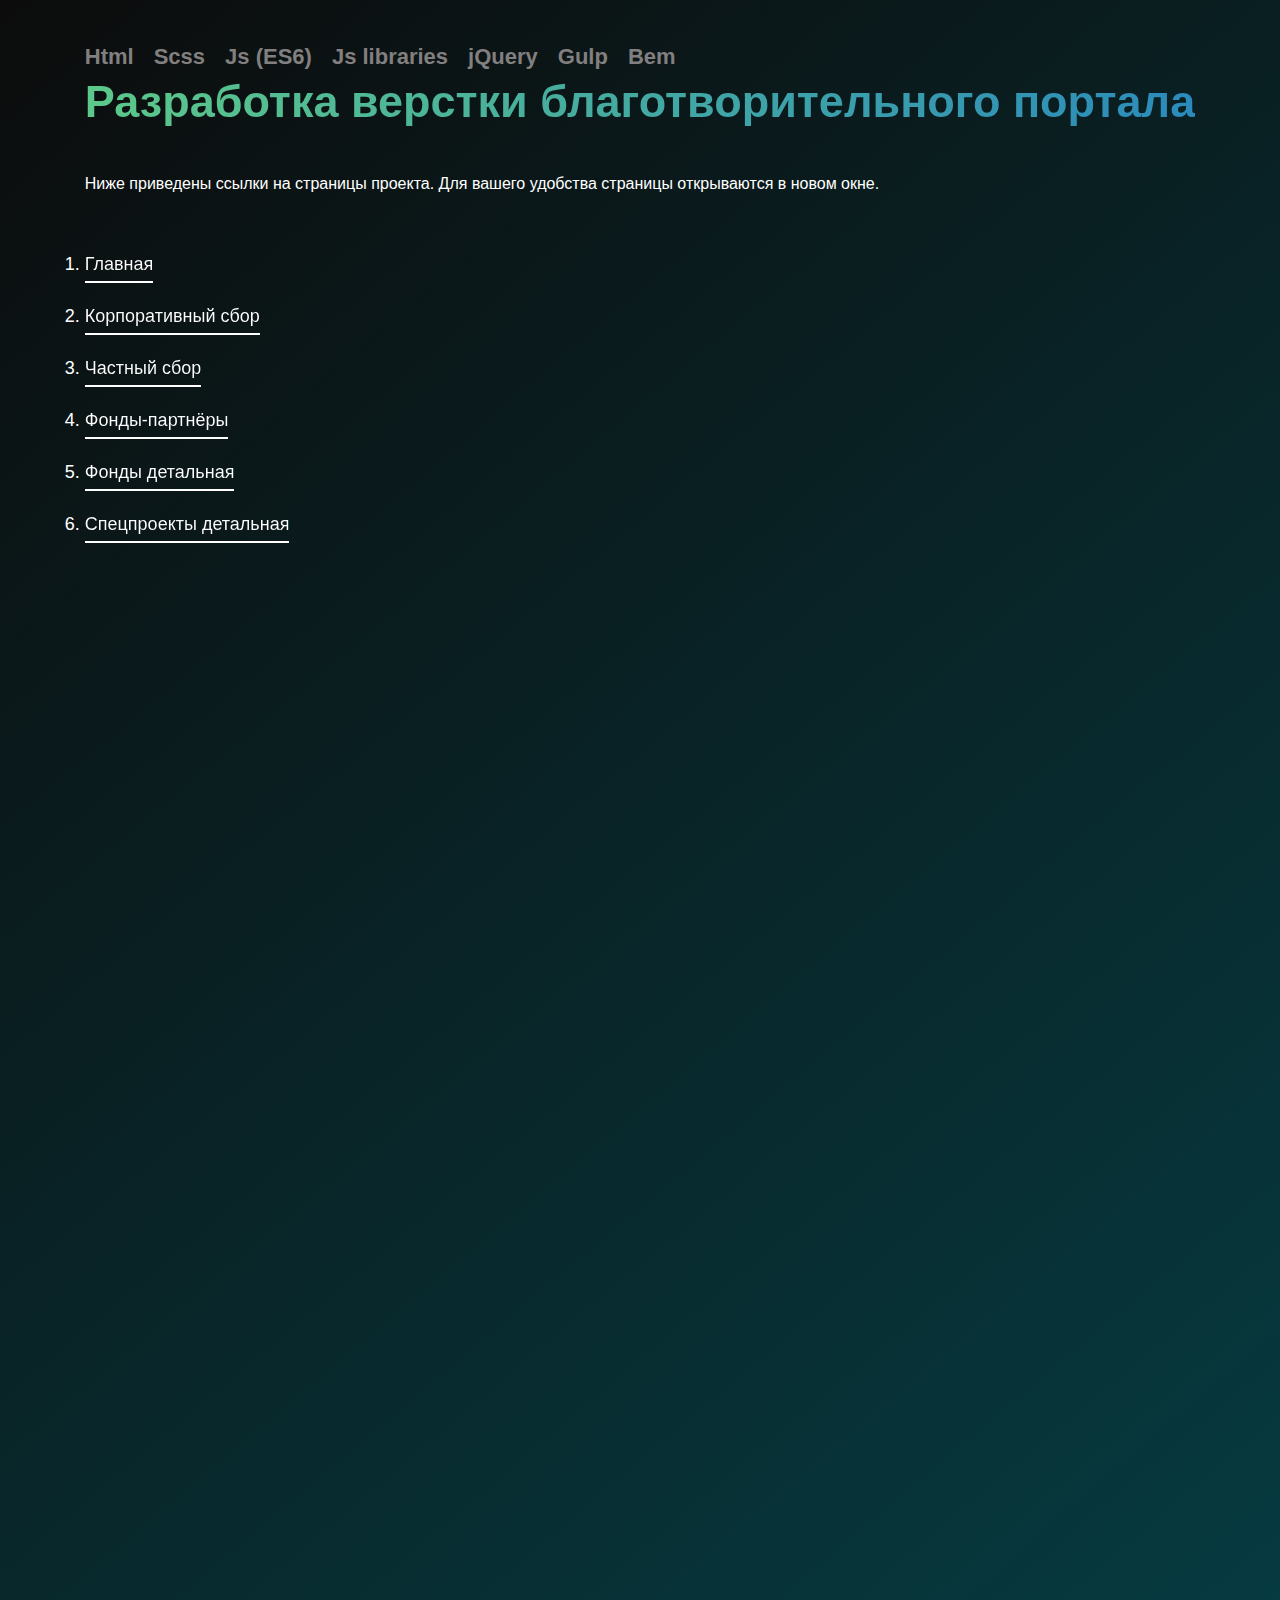
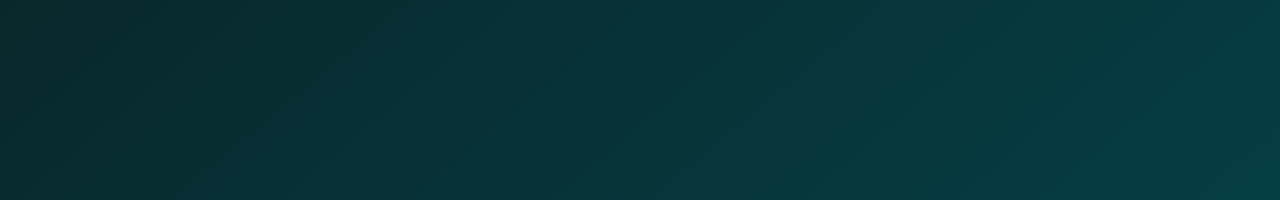
<file: index.html>
<!DOCTYPE html>
<html lang="ru" class="page">
  <head>
  <meta charset="UTF-8" />
  <meta name="viewport" content="width=device-width, initial-scale=1.0" />
  <link rel="shortcut icon" href="favicon/favicon.ico" type="image/x-icon" />
  <link rel="apple-touch-icon" sizes="180x180" href="favicon/apple-touch-icon.png" />
  <link rel="icon" type="image/png" sizes="32x32" href="favicon/favicon-32x32.png" />
  <link rel="icon" type="image/png" sizes="16x16" href="favicon/favicon-16x16.png" />
  <meta http-equiv="X-UA-Compatible" content="ie=edge" />
  <meta name="theme-color" content="#111111" />
  <title>Добрые дела</title>
  <link rel="stylesheet" href="css/vendor.css" />
  <link rel="stylesheet" href="css/main.css" />
  <script defer src="js/jquery.min.js"></script>
  <script defer src="js/jquery.validate.js"></script>
  <script defer src="js/jq-inputmask.min.js"></script>
  <script defer src="js/datatables.js"></script>
  <script defer src="js/graph-modal.min.js"></script>
  <script defer src="js/fslightbox.js"></script>
  <script defer src="js/croppie.min.js"></script>
  <script defer src="js/main.js"></script>
</head>

  <style>
    @keyframes gradient {
      0% {
        background-position: 0 50%;
      }
      50% {
        background-position: 100% 50%;
      }
      100% {
        background-position: 0 50%;
      }
    }

    html, body {
      height: 100%;
      color: #fff;
      background: -o-linear-gradient(310deg, #000000, #04523c);
      background: linear-gradient(140deg, #0c0c0c, #03515a);
      background-repeat: no-repeat;
      background-size: 200%;
      animation: gradient 10s infinite;
      font-family:Arial, Helvetica, sans-serif;
    }

    html {
      height: 200% !important;
    }

    li {
      list-style: none;
      list-style-type: decimal;
      font-size: 18px;
      margin-top: 15px;
    }
    .index {
      max-width: 1200px;
      margin: 0 auto;
      padding: 40px 15px;
    }
    h1 {
      width: fit-content;
      font-size: 45px;
      font-weight: 600;
      line-height: 130%;
      background-image: linear-gradient(to right, #5cc889, #2b8bbb);
      color: transparent;
      background-clip: text;
      -webkit-background-clip: text;
    }
    a {
      background-image: linear-gradient(
        to right,
        #1dd994,
        #1dd994 50%,
        #ffffff 50%
      );
      background-size: 200% 100%;
      background-position: -100%;
      display: inline-block;
      padding: 5px 0;
      position: relative;
      -webkit-background-clip: text;
      -webkit-text-fill-color: transparent;
      transition: all 0.3s ease-in-out;
    }

    a::before{
      content: '';
      background: #1dd994;
      display: block;
      position: absolute;
      bottom: 0;
      left: 0;
      width: 0;
      height: 2px;
      transition: all 0.3s ease-in-out;
    }
    a::after{
      content: '';
      background: #ffffff;
      display: block;
      position: absolute;
      bottom: 0;
      right: 0;
      width: 100%;
      height: 2px;
      transition: all 0.3s ease-in-out;
    }

    a:hover {
      background-position: 0;
    }

    a:hover::before{
      width: 100%;
    }
    a:hover::after{
      width: 0;
    }

    .disc {
      display: block;
      font-size: 16px;
      margin: 40px 0 50px;
    }

    .stack {
      display: flex;
      column-gap: 20px;
      row-gap: 5px;
      flex-wrap: wrap;
    }
    .stack span {
      font-size: 22px;
      font-weight: 600;
      color: #817f7f;
    }
  </style>

  <body class="page__body">
    <div class="index">
      <div class="stack">
        <span>Html</span>
        <span>Scss</span>
        <span>Js (ES6)</span>
        <span>Js libraries</span>
        <span>jQuery</span>
        <span>Gulp</span>
        <span>Bem</span>
      </div>
    <h1>Разработка верстки благотворительного портала</h1>
    <span class="disc">Ниже приведены ссылки на страницы проекта. Для вашего удобства страницы открываются в новом окне.</span>
      <ul>
        <li>
          <a href="main-page.html" target="_blank">Главная</a>
        </li>
        <li>
          <a href="col-corp.html" target="_blank">Корпоративный сбор</a>
        </li>
        <li>
          <a href="col-private.html" target="_blank">Частный сбор</a>
        </li>
        <li>
          <a href="partner.html" target="_blank">Фонды-партнёры</a>
        </li>
        <li>
          <a href="fund.html" target="_blank">Фонды детальная</a>
        </li>
        <li>
          <a href="special.html" target="_blank">Спецпроекты детальная</a>
        </li>
      </ul>
    </div>
  </body>
</html>
</file>
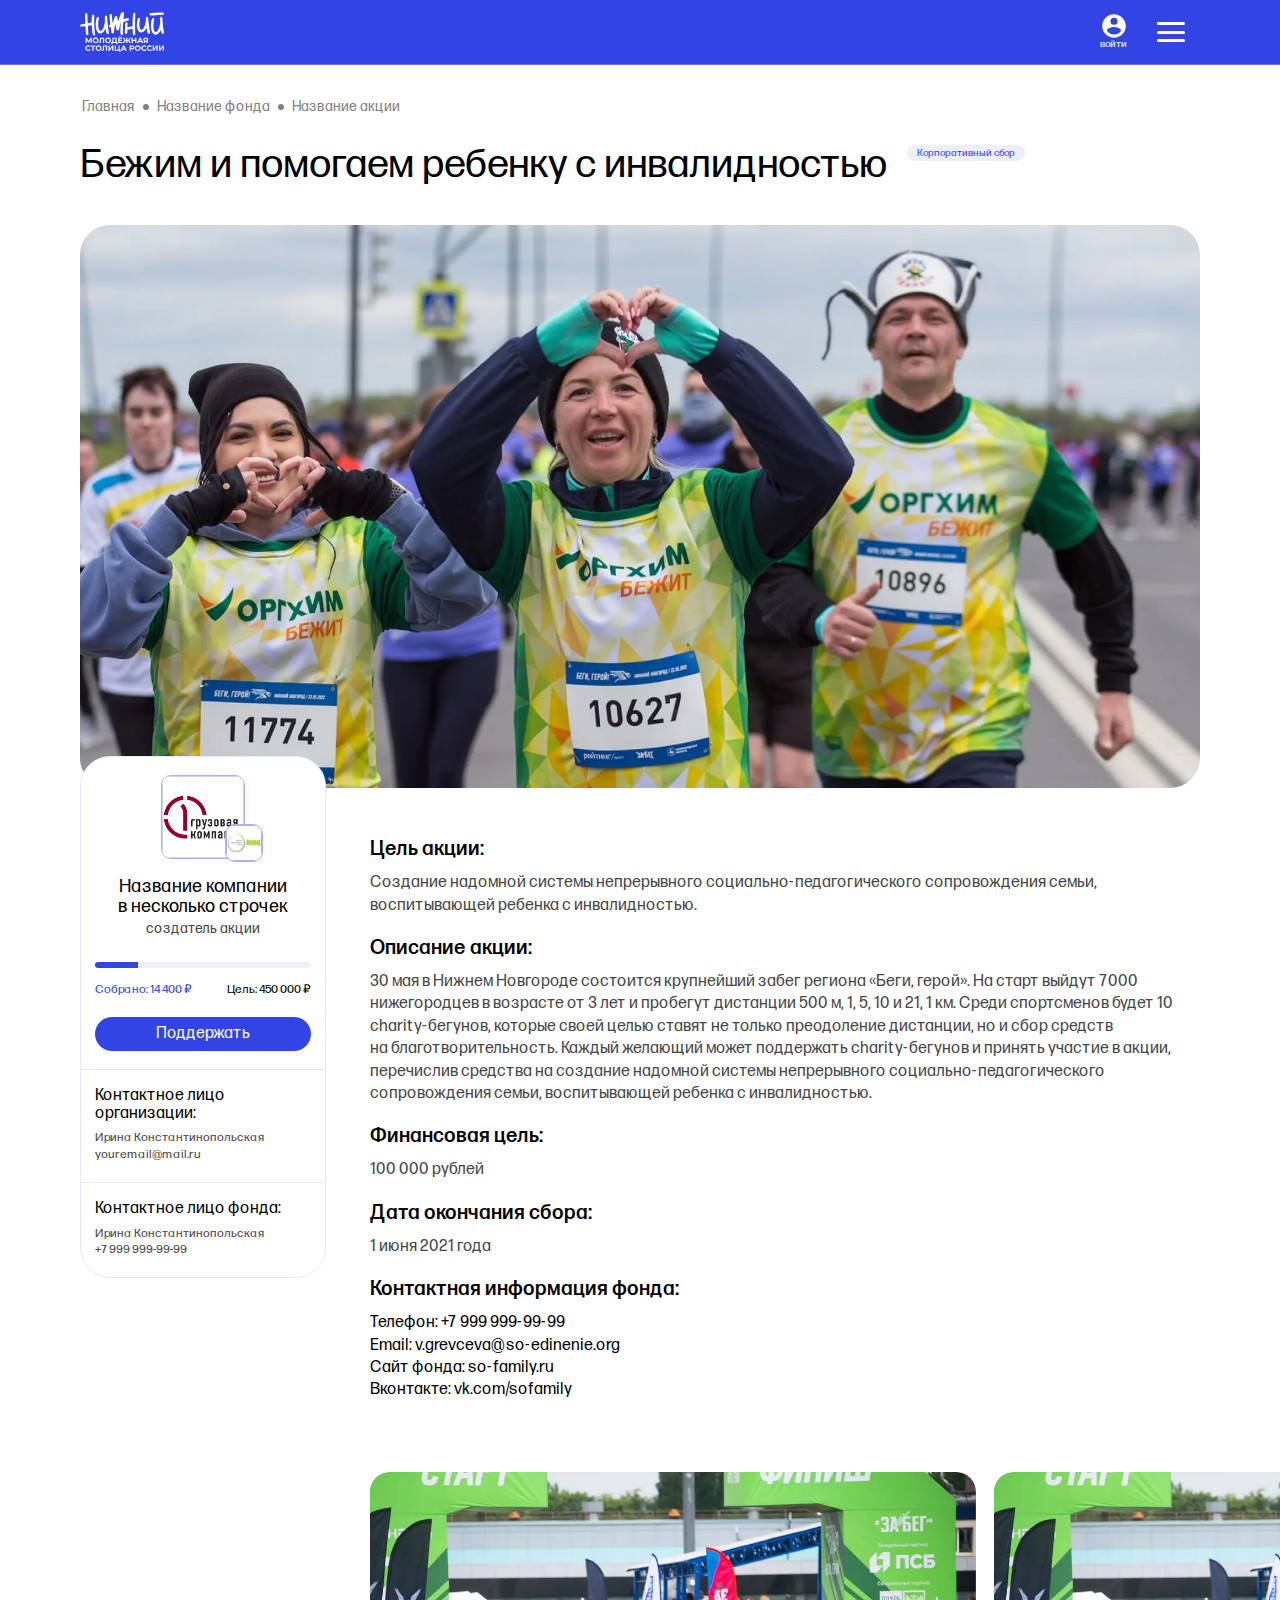
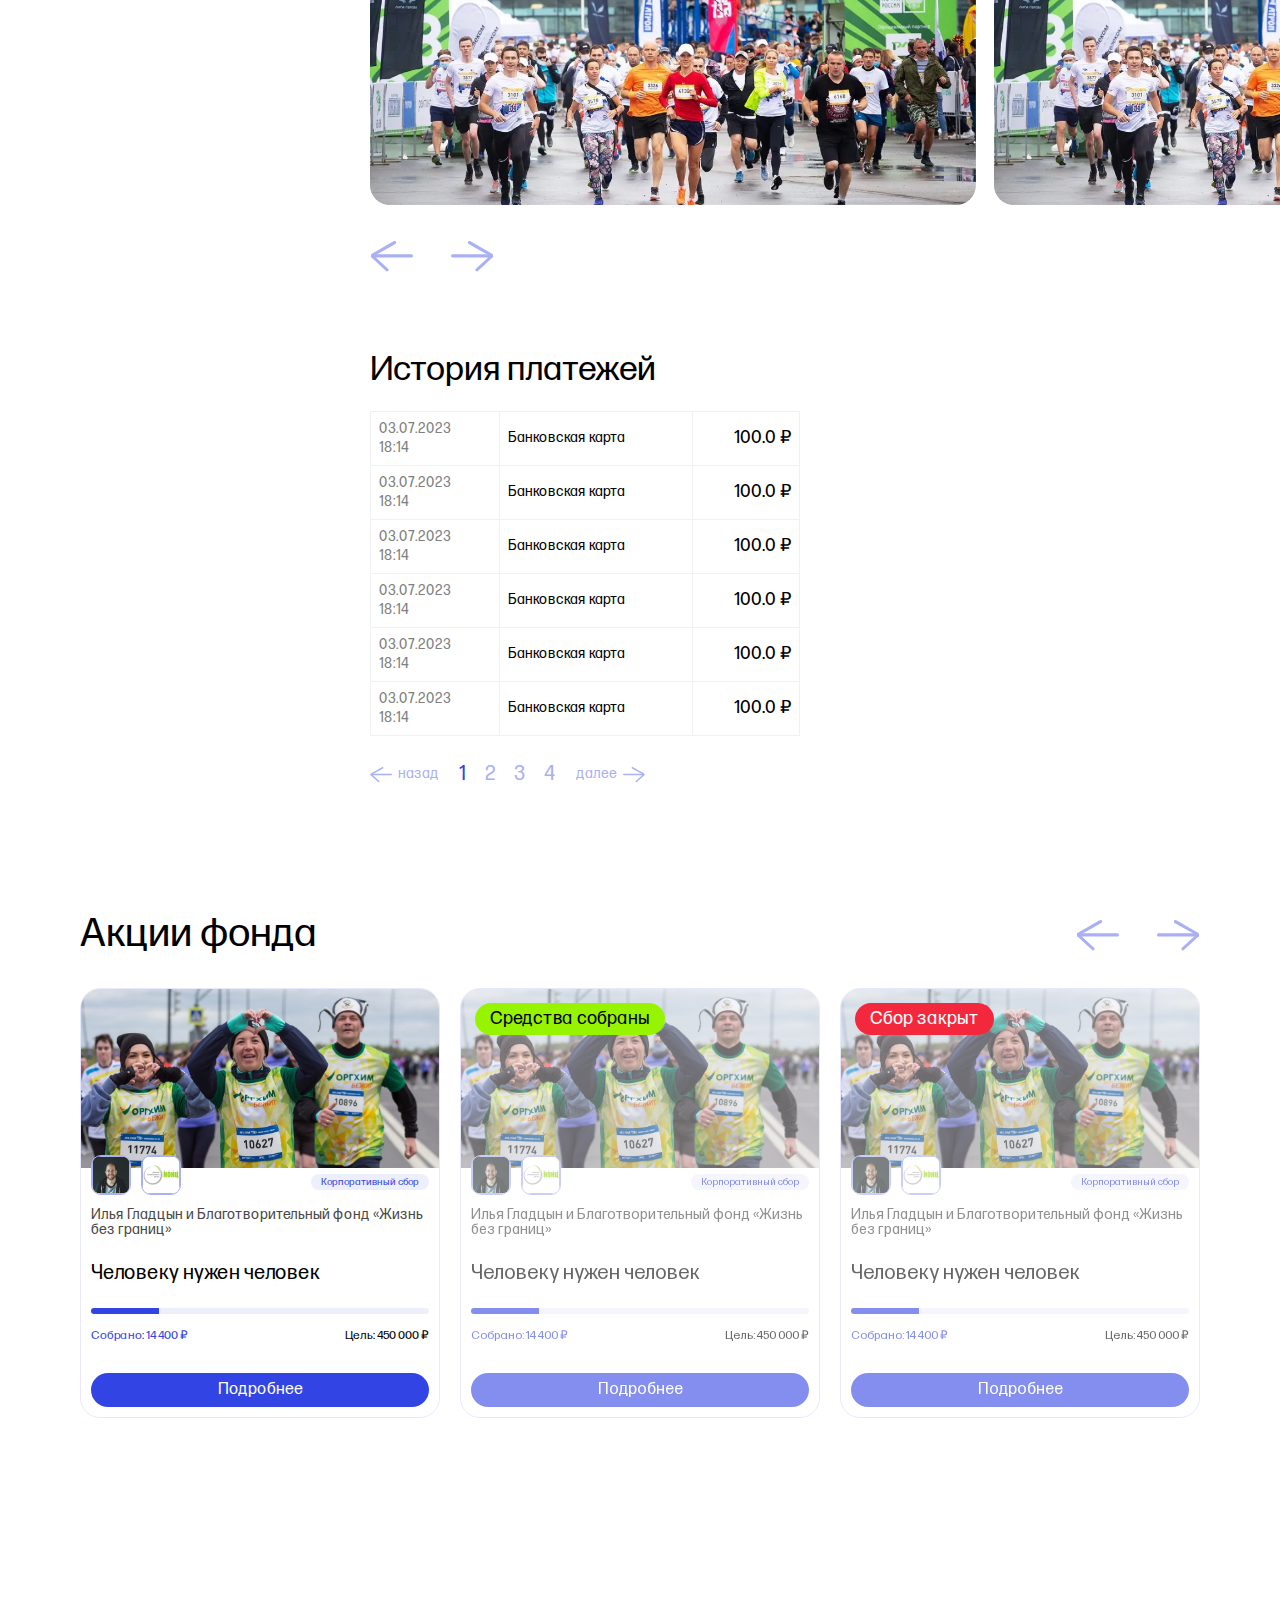
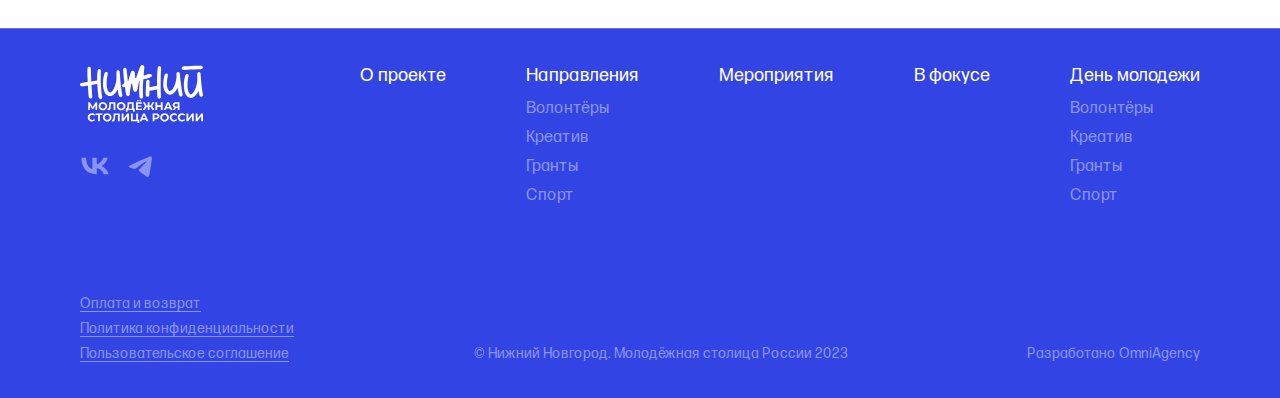
<file: col-corp.html>
<!DOCTYPE html>
<html lang="ru" class="page">
  <head>
  <meta charset="UTF-8" />
  <meta name="viewport" content="width=device-width, initial-scale=1.0" />
  <link rel="shortcut icon" href="favicon/favicon.ico" type="image/x-icon" />
  <link rel="apple-touch-icon" sizes="180x180" href="favicon/apple-touch-icon.png" />
  <link rel="icon" type="image/png" sizes="32x32" href="favicon/favicon-32x32.png" />
  <link rel="icon" type="image/png" sizes="16x16" href="favicon/favicon-16x16.png" />
  <meta http-equiv="X-UA-Compatible" content="ie=edge" />
  <meta name="theme-color" content="#111111" />
  <title>Добрые дела</title>
  <link rel="stylesheet" href="css/vendor.css" />
  <link rel="stylesheet" href="css/main.css" />
  <script defer src="js/jquery.min.js"></script>
  <script defer src="js/jquery.validate.js"></script>
  <script defer src="js/jq-inputmask.min.js"></script>
  <script defer src="js/datatables.js"></script>
  <script defer src="js/graph-modal.min.js"></script>
  <script defer src="js/fslightbox.js"></script>
  <script defer src="js/croppie.min.js"></script>
  <script defer src="js/main.js"></script>
</head>

  <body class="page__body">
    <header class="header">
  <div class="container">
    <div class="header__wrapper">
      <a href="#" class="header__logo">
        <img
        src="img/logo.svg"
        alt="Нижний"
        width="162"
        height="45"
      />
      </a>

      <nav class="nav" data-menu="">
        <div class="container nav-container">
          <ul class="nav__list list-reset">
            <li
              class="nav__item menu-item menu-item-type-custom menu-item-object-custom"
            >
              <a href="#" class="nav__link">О проекте</a>
              <div class="header-nav__arrow"></div>
            </li>
            <li
              class="nav__item menu-item-type-custom menu-item-object-custom menu-item-has-children"
            >
              <span class="nav__link">Направления</span>
              <div class="header-nav__arrow"></div>
              <ul class="sub-menu nav__submenu">
                <li
                  class="menu-item-type-post_type menu-item-object-page"
                >
                  <a href="#" class="nav__link">Волонтёры</a>
                  <div class="header-nav__arrow"></div>
                </li>
                <li
                  class="menu-item-type-post_type menu-item-object-page"
                >
                  <a href="#" class="nav__link">Креатив</a>
                  <div class="header-nav__arrow"></div>
                </li>
                <li
                  class="menu-item-type-post_type menu-item-object-page"
                >
                  <a href="#" class="nav__link">Гранты</a>
                  <div class="header-nav__arrow"></div>
                </li>
                <li
                  class="menu-item-type-post_type menu-item-object-page"
                >
                  <a href="#" class="nav__link">Спорт</a>
                  <div class="header-nav__arrow"></div>
                </li>
              </ul>
            </li>
            <li
              class="nav__item menu-item menu-item-type-post_type menu-item-object-page"
            >
              <a href="#" class="nav__link">Мероприятия</a>
              <div class="header-nav__arrow"></div>
            </li>
            <li
            class="nav__item menu-item menu-item-type-post_type menu-item-object-page"
          >
            <a href="#" class="nav__link">В фокусе</a>
            <div class="header-nav__arrow"></div>
          </li>
          <li
          class="nav__item menu-item-type-custom menu-item-object-custom menu-item-has-children"
        >
          <span class="nav__link">День молодежи</span>
          <div class="header-nav__arrow"></div>
          <ul class="sub-menu nav__submenu">
            <li
              class="menu-item-type-post_type menu-item-object-page"
            >
              <a href="#" class="nav__link">Волонтёры</a>
              <div class="header-nav__arrow"></div>
            </li>
            <li
              class="menu-item-type-post_type menu-item-object-page"
            >
              <a href="#" class="nav__link">Креатив</a>
              <div class="header-nav__arrow"></div>
            </li>
            <li
              class="menu-item-type-post_type menu-item-object-page"
            >
              <a href="#" class="nav__link">Гранты</a>
              <div class="header-nav__arrow"></div>
            </li>
            <li
              class="menu-item-type-post_type menu-item-object-page"
            >
              <a href="#" class="nav__link">Спорт</a>
              <div class="header-nav__arrow"></div>
            </li>
          </ul>
        </li>
          </ul>
        </div>
      </nav>

      <div class="header__wrap">
        <button class="header__enter">
          <svg>
            <use xlink:href="img/sprite.svg#avatar"></use>
          </svg>
          <span>войти</span>
        </button>
        <button
          class="burger btn-reset"
          aria-label="Открыть меню"
          aria-expanded="false"
          data-burger=""
        >
          <div class="burger-icon">
            <span></span>
          </div>
        </button>
      </div>
    </div>
  </div>
</header>

    <main class="main">
      <div class="breadcrumbs">
        <div class="container breadcrumbs__container">
          <div class="breadcrumbs__list list-reset">
            <li class="breadcrumbs__item">
              <a class="breadcrumbs__link" href="#" itemprop="url">Главная</a>
            </li>
            <li class="breadcrumbs__item">
              <a class="breadcrumbs__link" href="#" itemprop="url"
                >Название фонда</a
              >
            </li>
            <li class="breadcrumbs__item">
              <a class="breadcrumbs__link" href="#" itemprop="url"
                >Название акции</a
              >
            </li>
          </div>
          <a class="base-back__link" href="#">
            <svg
              width="17"
              height="16"
              viewBox="0 0 17 16"
              fill="none"
              xmlns="http://www.w3.org/2000/svg"
            >
              <path
                d="M6.46922 14.8723C5.6088 14 4.74762 13.1292 3.8857 12.2599C2.86338 11.2251 1.84518 10.1862 0.818561 9.15802C0.718228 9.07301 0.638114 8.95549 0.586825 8.81809C0.535536 8.68069 0.515012 8.5286 0.527456 8.37817C0.530413 8.32389 0.53099 8.26942 0.529183 8.21503C0.516409 8.04593 0.548396 7.8766 0.620209 7.73319C0.692021 7.58978 0.799664 7.48026 0.926512 7.42154C2.41933 6.5491 3.90916 5.66678 5.40048 4.7894C6.84717 3.93804 8.29448 3.08675 9.74242 2.23556C9.82779 2.18652 9.92215 2.16683 10.0159 2.1785C10.1096 2.19016 10.1993 2.23276 10.2759 2.30194C10.3524 2.37113 10.4131 2.46442 10.4516 2.57229C10.4902 2.68016 10.5053 2.79875 10.4953 2.91595C10.4846 3.02754 10.4515 3.13375 10.3991 3.22468C10.3466 3.3156 10.2766 3.38828 10.1955 3.43595L2.40547 8.01992C2.19907 8.14158 1.99266 8.26323 1.76829 8.3967C1.823 8.45727 1.86182 8.50387 1.90475 8.54629L3.81592 10.476L6.58593 13.2862C6.78195 13.4827 6.97817 13.677 7.17195 13.878C7.25065 13.9541 7.31096 14.056 7.34607 14.1724C7.38118 14.2888 7.3897 14.4149 7.37067 14.5367C7.3563 14.6505 7.31698 14.7568 7.25708 14.844C7.19718 14.9311 7.11906 14.9955 7.03141 15.0301C6.93535 15.0696 6.83241 15.0757 6.73346 15.048C6.63451 15.0202 6.54321 14.9595 6.46922 14.8723Z"
                fill="#808080"
              ></path>
              <rect
                width="16"
                height="1"
                rx="0.5"
                transform="matrix(-1 0 0 1 17 8)"
                fill="#808080"
              ></rect>
            </svg>
            назад
          </a>
        </div>
      </div>
      <section class="col">
        <div class="container">
          <div class="col__head">
            <h2 class="col__title section-title">
              Бежим и помогаем ребенку с инвалидностью
            </h2>
            <div class="col__type stock__type">Корпоративный сбор</div>
          </div>
          <div class="col__body">
            <div class="col__cover">
              <picture>
                <source srcset="img/content/stock.webp" type="image/webp" />
                <img
                  loading="lazy"
                  src="img/content/stock.jpg"
                  class="image"
                  width=""
                  height=""
                  alt=""
                />
              </picture>
            </div>
            <div class="col__inner">
              <aside class="col-aside">
                <div class="col-aside__item">
                  <div class="col-aside__logo">
                    <picture class="col-aside__logo--main">
                      <source
                        srcset="img/content/fund_logo1.webp"
                        type="image/webp"
                      />
                      <img
                        loading="lazy"
                        src="img/content/fund_logo1.jpg"
                        alt=""
                      />
                    </picture>
                    <picture class="col-aside__logo--sec">
                      <source
                        srcset="img/content/fund_logo.webp"
                        type="image/webp"
                      />
                      <img
                        loading="lazy"
                        src="img/content/fund_logo.jpg"
                        alt=""
                      />
                    </picture>
                  </div>
                  <h4 class="col-aside__title" style="text-align: center">
                    Название компании в несколько строчек
                  </h4>
                  <span class="col-aside__author">создатель акции</span>
                  <div class="stock__footer">
                    <div class="stock__range"></div>
                    <div class="stock__cost">
                      <span class="stock__collected">Собрано: 14 400 ₽</span>
                      <span class="stock__aim">Цель: 450 000 ₽</span>
                    </div>
                  </div>
                  <button class="help__btn btn-main">Поддержать</button>
                </div>
                <div class="col-aside__item">
                  <h4 class="col-aside__title col-aside__title--link">
                    Контактное лицо организации:
                  </h4>
                  <div class="col-aside__link">
                    <span>Ирина Константинопольская</span>
                    <a href="mailto:youremail@mail.ru">youremail@mail.ru</a>
                  </div>
                </div>
                <div class="col-aside__item">
                  <h4 class="col-aside__title col-aside__title--link">
                    Контактное лицо фонда:
                  </h4>
                  <div class="col-aside__link">
                    <span>Ирина Константинопольская</span>
                    <a href="tel:+79999999999">+7 999 999-99-99</a>
                  </div>
                </div>
              </aside>
              <div class="col__content">
                <div class="col-info">
                  <div class="col-info__item">
                    <h4>Цель акции:</h4>
                    <span
                      >Создание надомной системы непрерывного
                      социально-педагогического сопровождения семьи,
                      воспитывающей ребенка с инвалидностью.</span
                    >
                  </div>
                  <div class="col-info__item">
                    <h4>Описание акции:</h4>
                    <span
                      >30 мая в Нижнем Новгороде состоится крупнейший забег
                      региона «Беги, герой». На старт выйдут 7000 нижегородцев в
                      возрасте от 3 лет и пробегут дистанции 500 м, 1, 5, 10 и
                      21, 1 км. Среди спортсменов будет 10 charity-бегунов,
                      которые своей целью ставят не только преодоление
                      дистанции, но и сбор средств на благотворительность.
                      Каждый желающий может поддержать сharity-бегунов и принять
                      участие в акции, перечислив средства на создание надомной
                      системы непрерывного социально-педагогического
                      сопровождения семьи, воспитывающей ребенка с
                      инвалидностью.</span
                    >
                  </div>
                  <div class="col-info__item">
                    <h4>Финансовая цель:</h4>
                    <span>100 000 рублей</span>
                  </div>
                  <div class="col-info__item">
                    <h4>Дата окончания сбора:</h4>
                    <span>1 июня 2021 года</span>
                  </div>
                  <div class="col-info__item">
                    <h4>Контактная информация фонда:</h4>
                    <span>
                      <p>
                        Телефон:
                        <a href="tel:+79999999999">+7 999 999-99-99</a>
                      </p>
                      <p>
                        Email:
                        <a href="mailto:v.grevceva@so-edinenie.org"
                          >v.grevceva@so-edinenie.org</a
                        >
                      </p>
                      <p>
                        Сайт фонда:
                        <a href="https://so-family.ru/" target="_blank"
                          >so-family.ru</a
                        >
                      </p>
                      <p>
                        Вконтакте:
                        <a href="https://vk.com/sofamily" target="_blank"
                          >vk.com/sofamily</a
                        >
                      </p>
                    </span>
                  </div>
                </div>
                <div class="sport-boley__block">
                  <div class="sport-boley__block-swiper col-slider">
                    <div class="swiper-wrapper">
                      <div class="swiper-slide">
                        <div class="col-slider__slide">
                          <picture>
                            <source
                              srcset="img/content/col.webp"
                              type="image/webp"
                            />
                            <img
                              loading="lazy"
                              src="img/content/col.jpg"
                              alt=""
                            />
                          </picture>
                        </div>
                      </div>
                      <div class="swiper-slide">
                        <div class="col-slider__slide">
                          <picture>
                            <source
                              srcset="img/content/col.webp"
                              type="image/webp"
                            />
                            <img
                              loading="lazy"
                              src="img/content/col.jpg"
                              alt=""
                            />
                          </picture>
                        </div>
                      </div>
                      <div class="swiper-slide">
                        <div class="col-slider__slide">
                          <picture>
                            <source
                              srcset="img/content/col.webp"
                              type="image/webp"
                            />
                            <img
                              loading="lazy"
                              src="img/content/col.jpg"
                              alt=""
                            />
                          </picture>
                        </div>
                      </div>
                      <div class="swiper-slide">
                        <div class="col-slider__slide">
                          <picture>
                            <source
                              srcset="img/content/col.webp"
                              type="image/webp"
                            />
                            <img
                              loading="lazy"
                              src="img/content/col.jpg"
                              alt=""
                            />
                          </picture>
                        </div>
                      </div>
                      <div class="swiper-slide">
                        <div class="col-slider__slide">
                          <picture>
                            <source
                              srcset="img/content/col.webp"
                              type="image/webp"
                            />
                            <img
                              loading="lazy"
                              src="img/content/col.jpg"
                              alt=""
                            />
                          </picture>
                        </div>
                      </div>
                    </div>

                    <div class="swiper-btn-block">
                      <div class="swiper-btn-prev">
                        <svg
                          width="43"
                          height="40"
                          viewBox="0 0 43 40"
                          fill="none"
                          xmlns="http://www.w3.org/2000/svg"
                        >
                          <path
                            d="M16.2083 35.9929C14.0061 33.9894 11.802 31.9895 9.5961 29.9931C6.97957 27.6167 4.37336 25.2302 1.7461 22.8693C1.48973 22.675 1.28375 22.4031 1.15028 22.0828C1.01681 21.7626 0.960893 21.4061 0.988544 21.0518C0.994639 20.924 0.994698 20.7959 0.98872 20.6681C0.952002 20.2712 1.02868 19.8713 1.20691 19.5301C1.38514 19.189 1.65502 18.9255 1.97485 18.7805C5.7342 16.6467 9.48572 14.4898 13.2412 12.3445C16.8842 10.2629 20.5288 8.18136 24.175 6.10002C24.39 5.98001 24.6286 5.9285 24.8663 5.95075C25.104 5.973 25.3324 6.0682 25.5281 6.22664C25.7238 6.38508 25.8799 6.60109 25.9804 6.85259C26.0808 7.1041 26.122 7.3821 26.0999 7.65819C26.0756 7.92118 25.9944 8.17273 25.864 8.38942C25.7335 8.6061 25.558 8.78085 25.3538 8.8974L5.73697 20.1057C5.21721 20.4031 4.69745 20.7006 4.13249 21.0268C4.27265 21.1662 4.37218 21.2736 4.48202 21.371L9.37337 25.8027L16.4631 32.257C16.9648 32.7084 17.4669 33.1543 17.963 33.6162C18.1643 33.7907 18.3197 34.0271 18.4117 34.2988C18.5036 34.5705 18.5284 34.8667 18.4833 35.1539C18.4499 35.4222 18.353 35.6746 18.2035 35.8827C18.054 36.0908 17.8578 36.2467 17.6366 36.3328C17.3943 36.4309 17.1337 36.4511 16.8823 36.3913C16.6309 36.3315 16.398 36.1938 16.2083 35.9929Z"
                            fill="#A9B0F4"
                          ></path>
                          <rect
                            width="42.0851"
                            height="3.05834"
                            rx="1.52917"
                            transform="matrix(-1 0 0 1 43 19.3696)"
                            fill="#A9B0F4"
                          ></rect>
                        </svg>
                      </div>
                      <div class="swiper-btn-next">
                        <svg
                          width="43"
                          height="40"
                          viewBox="0 0 43 40"
                          fill="none"
                          xmlns="http://www.w3.org/2000/svg"
                        >
                          <path
                            d="M26.7917 35.9929C28.9939 33.9894 31.198 31.9895 33.4039 29.9931C36.0204 27.6167 38.6266 25.2302 41.2539 22.8693C41.5103 22.675 41.7163 22.4031 41.8497 22.0828C41.9832 21.7626 42.0391 21.4061 42.0115 21.0518C42.0054 20.924 42.0053 20.7959 42.0113 20.6681C42.048 20.2712 41.9713 19.8713 41.7931 19.5301C41.6149 19.189 41.345 18.9255 41.0251 18.7805C37.2658 16.6467 33.5143 14.4898 29.7588 12.3445C26.1158 10.2629 22.4712 8.18136 18.825 6.10002C18.61 5.98001 18.3714 5.9285 18.1337 5.95075C17.896 5.973 17.6676 6.0682 17.4719 6.22664C17.2762 6.38508 17.1201 6.60109 17.0196 6.85259C16.9192 7.1041 16.878 7.3821 16.9001 7.65819C16.9244 7.92118 17.0056 8.17273 17.136 8.38942C17.2665 8.6061 17.442 8.78085 17.6462 8.8974L37.263 20.1057C37.7828 20.4031 38.3025 20.7006 38.8675 21.0268C38.7274 21.1662 38.6278 21.2736 38.518 21.371L33.6266 25.8027L26.5369 32.257C26.0352 32.7084 25.5331 33.1543 25.037 33.6162C24.8357 33.7907 24.6803 34.0271 24.5883 34.2988C24.4964 34.5705 24.4716 34.8667 24.5167 35.1539C24.5501 35.4222 24.647 35.6746 24.7965 35.8827C24.946 36.0908 25.1422 36.2467 25.3634 36.3328C25.6057 36.4309 25.8663 36.4511 26.1177 36.3913C26.3691 36.3315 26.602 36.1938 26.7917 35.9929Z"
                            fill="#A9B0F4"
                          ></path>
                          <rect
                            y="19.3696"
                            width="42.0851"
                            height="3.05834"
                            rx="1.52917"
                            fill="#A9B0F4"
                          ></rect>
                        </svg>
                      </div>
                    </div>
                  </div>
                  <div
                    class="swiper-pagination col-slider-pagination swiper-pagination-bullets swiper-pagination-horizontal"
                  >
                  </div>
                </div>
                <div class="hist">
  <h3 class="title-h3 hist__title">
    История платежей
  </h3>
  <div class="hist__table">
    <table id="hist-table" data-page-length='6'>
      <thead>
        <tr>
          <th>1</th>
          <th>2</th>
          <th>3</th>
        </tr>
      </thead>
      <tbody>
        <tr>
          <td>
            <span>03.07.2023</span>
            <span>18:14</span>
          </td>
          <td>Банковская карта</td>
          <td>100.0 ₽</td>
        </tr>
        <tr>
          <td>
            <span>03.07.2023</span>
            <span>18:14</span>
          </td>
          <td>Банковская карта</td>
          <td>100.0 ₽</td>
        </tr>
        <tr>
          <td>
            <span>03.07.2023</span>
            <span>18:14</span>
          </td>
          <td>Банковская карта</td>
          <td>100.0 ₽</td>
        </tr>
        <tr>
          <td>
            <span>03.07.2023</span>
            <span>18:14</span>
          </td>
          <td>Банковская карта</td>
          <td>100.0 ₽</td>
        </tr>
        <tr>
          <td>
            <span>03.07.2023</span>
            <span>18:14</span>
          </td>
          <td>Банковская карта</td>
          <td>100.0 ₽</td>
        </tr>
        <tr>
          <td>
            <span>03.07.2023</span>
            <span>18:14</span>
          </td>
          <td>Банковская карта</td>
          <td>100.0 ₽</td>
        </tr>
        <tr>
          <td>
            <span>03.07.2023</span>
            <span>18:14</span>
          </td>
          <td>Банковская карта</td>
          <td>100.0 ₽</td>
        </tr>
        <tr>
          <td>
            <span>03.07.2023</span>
            <span>18:14</span>
          </td>
          <td>Банковская карта</td>
          <td>100.0 ₽</td>
        </tr>
        <tr>
          <td>
            <span>03.07.2023</span>
            <span>18:14</span>
          </td>
          <td>Банковская карта</td>
          <td>100.0 ₽</td>
        </tr>
        <tr>
          <td>
            <span>03.07.2023</span>
            <span>18:14</span>
          </td>
          <td>Банковская карта</td>
          <td>100.0 ₽</td>
        </tr>
        <tr>
          <td>
            <span>03.07.2023</span>
            <span>18:14</span>
          </td>
          <td>Банковская карта</td>
          <td>100.0 ₽</td>
        </tr>
        <tr>
          <td>
            <span>03.07.2023</span>
            <span>18:14</span>
          </td>
          <td>Банковская карта</td>
          <td>100.0 ₽</td>
        </tr>
        <tr>
          <td>
            <span>03.07.2023</span>
            <span>18:14</span>
          </td>
          <td>Банковская карта</td>
          <td>100.0 ₽</td>
        </tr>
        <tr>
          <td>
            <span>03.07.2023</span>
            <span>18:14</span>
          </td>
          <td>Банковская карта</td>
          <td>100.0 ₽</td>
        </tr>
        <tr>
          <td>
            <span>03.07.2023</span>
            <span>18:14</span>
          </td>
          <td>Банковская карта</td>
          <td>100.0 ₽</td>
        </tr>
        <tr>
          <td>
            <span>03.07.2023</span>
            <span>18:14</span>
          </td>
          <td>Банковская карта</td>
          <td>100.0 ₽</td>
        </tr>
        <tr>
          <td>
            <span>03.07.2023</span>
            <span>18:14</span>
          </td>
          <td>Банковская карта</td>
          <td>100.0 ₽</td>
        </tr>
        <tr>
          <td>
            <span>03.07.2023</span>
            <span>18:14</span>
          </td>
          <td>Банковская карта</td>
          <td>100.0 ₽</td>
        </tr>
        <tr>
          <td>
            <span>03.07.2023</span>
            <span>18:14</span>
          </td>
          <td>Банковская карта</td>
          <td>100.0 ₽</td>
        </tr>
        <tr>
          <td>
            <span>03.07.2023</span>
            <span>18:14</span>
          </td>
          <td>Банковская карта</td>
          <td>100.0 ₽</td>
        </tr>
      </tbody>
    </table>
  </div>
</div>

              </div>
            </div>
          </div>
        </div>
      </section>
      <section class="event">
        <div class="container">
          <div class="event__head">
            <h2 class="event__title section-title">Акции фонда</h2>
            <div class="swiper-nav">
              <div
                class="event__prev swiper-button-event swiper-button-disabled"
                tabindex="-1"
                role="button"
                aria-label="Previous slide"
                aria-controls="swiper-wrapper-e65ce144671b12ad"
                aria-disabled="true"
              >
                <svg
                  width="43"
                  height="40"
                  viewBox="0 0 43 40"
                  fill="none"
                  xmlns="http://www.w3.org/2000/svg"
                >
                  <path
                    d="M16.2081 35.9929C14.0059 33.9894 11.8018 31.9895 9.59585 29.9931C6.97933 27.6167 4.37312 25.2302 1.74585 22.8693C1.48948 22.675 1.2835 22.4031 1.15003 22.0828C1.01656 21.7626 0.960649 21.4061 0.988299 21.0518C0.994394 20.924 0.994454 20.7959 0.988476 20.6681C0.951758 20.2712 1.02843 19.8713 1.20666 19.5301C1.3849 19.189 1.65477 18.9255 1.97461 18.7805C5.73396 16.6467 9.48547 14.4898 13.2409 12.3445C16.8839 10.2629 20.5286 8.18136 24.1748 6.10002C24.3898 5.98001 24.6283 5.9285 24.866 5.95075C25.1038 5.973 25.3321 6.0682 25.5279 6.22664C25.7236 6.38508 25.8797 6.60109 25.9801 6.85259C26.0806 7.1041 26.1218 7.3821 26.0996 7.65819C26.0753 7.92118 25.9942 8.17273 25.8637 8.38942C25.7333 8.6061 25.5578 8.78085 25.3536 8.8974L5.73672 20.1057C5.21697 20.4031 4.69721 20.7006 4.13225 21.0268C4.27241 21.1662 4.37193 21.2736 4.48178 21.371L9.37313 25.8027L16.4629 32.257C16.9645 32.7084 17.4666 33.1543 17.9627 33.6162C18.1641 33.7907 18.3195 34.0271 18.4114 34.2988C18.5034 34.5705 18.5282 34.8667 18.4831 35.1539C18.4496 35.4222 18.3528 35.6746 18.2033 35.8827C18.0538 36.0908 17.8575 36.2467 17.6364 36.3328C17.394 36.4309 17.1334 36.4511 16.882 36.3913C16.6306 36.3315 16.3978 36.1938 16.2081 35.9929Z"
                    fill="#A9B0F4"
                  ></path>
                  <rect
                    width="42.0851"
                    height="3.05834"
                    rx="1.52917"
                    transform="matrix(-1 0 0 1 42.9998 19.3696)"
                    fill="#A9B0F4"
                  ></rect>
                </svg>
              </div>
              <div
                class="event__next swiper-button-event"
                tabindex="0"
                role="button"
                aria-label="Next slide"
                aria-controls="swiper-wrapper-e65ce144671b12ad"
                aria-disabled="false"
              >
                <svg
                  width="43"
                  height="40"
                  viewBox="0 0 43 40"
                  fill="none"
                  xmlns="http://www.w3.org/2000/svg"
                >
                  <path
                    d="M26.7919 35.9929C28.9941 33.9894 31.1982 31.9895 33.4041 29.9931C36.0207 27.6167 38.6269 25.2302 41.2541 22.8693C41.5105 22.675 41.7165 22.4031 41.85 22.0828C41.9834 21.7626 42.0394 21.4061 42.0117 21.0518C42.0056 20.924 42.0055 20.7959 42.0115 20.6681C42.0482 20.2712 41.9716 19.8713 41.7933 19.5301C41.6151 19.189 41.3452 18.9255 41.0254 18.7805C37.266 16.6467 33.5145 14.4898 29.7591 12.3445C26.1161 10.2629 22.4714 8.18136 18.8252 6.10002C18.6102 5.98001 18.3717 5.9285 18.134 5.95075C17.8962 5.973 17.6679 6.0682 17.4721 6.22664C17.2764 6.38508 17.1203 6.60109 17.0199 6.85259C16.9194 7.1041 16.8782 7.3821 16.9004 7.65819C16.9247 7.92118 17.0058 8.17273 17.1363 8.38942C17.2667 8.6061 17.4422 8.78085 17.6464 8.8974L37.2633 20.1057C37.783 20.4031 38.3028 20.7006 38.8678 21.0268C38.7276 21.1662 38.6281 21.2736 38.5182 21.371L33.6269 25.8027L26.5371 32.257C26.0355 32.7084 25.5334 33.1543 25.0373 33.6162C24.8359 33.7907 24.6805 34.0271 24.5886 34.2988C24.4966 34.5705 24.4718 34.8667 24.5169 35.1539C24.5504 35.4222 24.6472 35.6746 24.7967 35.8827C24.9462 36.0908 25.1425 36.2467 25.3636 36.3328C25.606 36.4309 25.8666 36.4511 26.118 36.3913C26.3694 36.3315 26.6022 36.1938 26.7919 35.9929Z"
                    fill="#A9B0F4"
                  ></path>
                  <rect
                    x="0.000244141"
                    y="19.3696"
                    width="42.0851"
                    height="3.05834"
                    rx="1.52917"
                    fill="#A9B0F4"
                  ></rect>
                </svg>
              </div>
            </div>
          </div>
          <div class="event__grid">
            <div class="event__slider">
              <div class="swiper swiper-other">
                <div class="swiper-wrapper">
                  <div class="swiper-slide">
                    <div class="help__stock stock">
                      <div class="stock__wrap">
                        <picture class="stock__img">
                          <source srcset="img/content/stock.webp" type="image/webp" />
                          <img loading="lazy" src="img/content/stock.jpg" alt="Обложка сбора" />
                        </picture>
                        <div class="stock__body">
                          <div class="stock__avatars">
                            <div class="stock__icons">
                              <div class="stock__avatar">
                                <img src="img/content/avatar_1.jpg" alt="Автор" />
                              </div>
                              <div class="stock__avatar">
                                <img src="img/content/fund_logo.jpg" alt="Фонд" />
                              </div>
                            </div>
                            <div class="stock__type">Корпоративный сбор</div>
                          </div>
                          <span class="stock__authors">
                            Илья Гладцын и Благотворительный фонд «Жизнь без границ»
                          </span>
                          <h3 class="stock__title">Человеку нужен человек</h3>
                          <div class="stock__footer">
                            <div class="stock__range"></div>
                            <div class="stock__cost">
                              <span class="stock__collected">Собрано: 14 400 ₽</span>
                              <span class="stock__aim">Цель: 450 000 ₽</span>
                            </div>
                          </div>
                          <a href="#" class="help__btn btn-main"> Подробнее </a>
                        </div>
                      </div>
                    </div>
                  </div>
                  <div class="swiper-slide">
                    <div class="help__stock stock stock-done">
                      <div class="stock__status stock__status-done">Средства собраны</div>
                      <div class="stock__wrap">
                        <picture class="stock__img">
                          <source srcset="img/content/stock.webp" type="image/webp" />
                          <img loading="lazy" src="img/content/stock.jpg" alt="Обложка сбора" />
                        </picture>
                        <div class="stock__body">
                          <div class="stock__avatars">
                            <div class="stock__icons">
                              <div class="stock__avatar">
                                <img src="img/content/avatar_1.jpg" alt="Автор" />
                              </div>
                              <div class="stock__avatar">
                                <img src="img/content/fund_logo.jpg" alt="Фонд" />
                              </div>
                            </div>
                            <div class="stock__type">Корпоративный сбор</div>
                          </div>
                          <span class="stock__authors">
                            Илья Гладцын и Благотворительный фонд «Жизнь без границ»
                          </span>
                          <h3 class="stock__title">Человеку нужен человек</h3>
                          <div class="stock__footer">
                            <div class="stock__range"></div>
                            <div class="stock__cost">
                              <span class="stock__collected">Собрано: 14 400 ₽</span>
                              <span class="stock__aim">Цель: 450 000 ₽</span>
                            </div>
                          </div>
                          <a href="#" class="help__btn btn-main"> Подробнее </a>
                        </div>
                      </div>
                    </div>
                  </div>
                  <div class="swiper-slide">
                    <div class="help__stock stock stock-done">
                      <div class="stock__status stock__status-closed">Сбор закрыт</div>
                      <div class="stock__wrap">
                        <picture class="stock__img">
                          <source srcset="img/content/stock.webp" type="image/webp" />
                          <img loading="lazy" src="img/content/stock.jpg" alt="Обложка сбора" />
                        </picture>
                        <div class="stock__body">
                          <div class="stock__avatars">
                            <div class="stock__icons">
                              <div class="stock__avatar">
                                <img src="img/content/avatar_1.jpg" alt="Автор" />
                              </div>
                              <div class="stock__avatar">
                                <img src="img/content/fund_logo.jpg" alt="Фонд" />
                              </div>
                            </div>
                            <div class="stock__type">Корпоративный сбор</div>
                          </div>
                          <span class="stock__authors">
                            Илья Гладцын и Благотворительный фонд «Жизнь без границ»
                          </span>
                          <h3 class="stock__title">Человеку нужен человек</h3>
                          <div class="stock__footer">
                            <div class="stock__range"></div>
                            <div class="stock__cost">
                              <span class="stock__collected">Собрано: 14 400 ₽</span>
                              <span class="stock__aim">Цель: 450 000 ₽</span>
                            </div>
                          </div>
                          <a href="#" class="help__btn btn-main"> Подробнее </a>
                        </div>
                      </div>
                    </div>
                  </div>
                  <div class="swiper-slide">
                    <div class="help__stock stock">
                      <div class="stock__wrap">
                        <picture class="stock__img">
                          <source srcset="img/content/stock.webp" type="image/webp" />
                          <img loading="lazy" src="img/content/stock.jpg" alt="Обложка сбора" />
                        </picture>
                        <div class="stock__body">
                          <div class="stock__avatars">
                            <div class="stock__icons">
                              <div class="stock__avatar">
                                <img src="img/content/avatar_1.jpg" alt="Автор" />
                              </div>
                              <div class="stock__avatar">
                                <img src="img/content/fund_logo.jpg" alt="Фонд" />
                              </div>
                            </div>
                            <div class="stock__type">Корпоративный сбор</div>
                          </div>
                          <span class="stock__authors">
                            Илья Гладцын и Благотворительный фонд «Жизнь без границ»
                          </span>
                          <h3 class="stock__title">Человеку нужен человек</h3>
                          <div class="stock__footer">
                            <div class="stock__range"></div>
                            <div class="stock__cost">
                              <span class="stock__collected">Собрано: 14 400 ₽</span>
                              <span class="stock__aim">Цель: 450 000 ₽</span>
                            </div>
                          </div>
                          <a href="#" class="help__btn btn-main"> Подробнее </a>
                        </div>
                      </div>
                    </div>
                  </div>
                  <div class="swiper-slide">
                    <div class="help__stock stock">
                      <div class="stock__wrap">
                        <picture class="stock__img">
                          <source srcset="img/content/stock.webp" type="image/webp" />
                          <img loading="lazy" src="img/content/stock.jpg" alt="Обложка сбора" />
                        </picture>
                        <div class="stock__body">
                          <div class="stock__avatars">
                            <div class="stock__icons">
                              <div class="stock__avatar">
                                <img src="img/content/avatar_1.jpg" alt="Автор" />
                              </div>
                              <div class="stock__avatar">
                                <img src="img/content/fund_logo.jpg" alt="Фонд" />
                              </div>
                            </div>
                            <div class="stock__type">Корпоративный сбор</div>
                          </div>
                          <span class="stock__authors">
                            Илья Гладцын и Благотворительный фонд «Жизнь без границ»
                          </span>
                          <h3 class="stock__title">Человеку нужен человек</h3>
                          <div class="stock__footer">
                            <div class="stock__range"></div>
                            <div class="stock__cost">
                              <span class="stock__collected">Собрано: 14 400 ₽</span>
                              <span class="stock__aim">Цель: 450 000 ₽</span>
                            </div>
                          </div>
                          <a href="#" class="help__btn btn-main"> Подробнее </a>
                        </div>
                      </div>
                    </div>
                  </div>
                </div>
                <div class="swiper-pagination event-pagination">
                  <span
                    class="swiper-pagination-bullet swiper-pagination-bullet-active"
                  ></span
                  ><span class="swiper-pagination-bullet"></span>
                </div>
              </div>
            </div>
          </div>
        </div>
      </section>
    </main>

    <footer class="footer">
  <div class="container">
    <div class="footer__top">
      <div class="footer__wrap">
        <a href="#" class="footer__logo">
          <img
            src="img/logo.svg"
            alt="Нижний"
            width="162"
            height="45"
          />
        </a>
        <ul class="socials list-reset">
          <li>
            <a href="#" target="_blank" class="socials__link">
              <svg
                width="30"
                height="30"
                viewBox="0 0 30 30"
                fill="none"
                xmlns="http://www.w3.org/2000/svg"
              >
                <path
                  d="M16.2178 23.1818C6.89975 23.1818 1.58498 17.0392 1.36353 6.81812H6.03106C6.18438 14.3202 9.62532 17.4979 12.3509 18.1531V6.81812H16.746V13.2882C19.4375 13.0098 22.265 10.0614 23.2189 6.81812H27.614C26.8815 10.8148 23.8152 13.7632 21.6348 14.9754C23.8152 15.9582 27.3075 18.5298 28.6363 23.1818H23.7982C22.7591 20.0695 20.17 17.6617 16.746 17.3341V23.1818H16.2178Z"
                  fill="#8A94F3"
                ></path>
              </svg>
            </a>
          </li>
          <li>
            <a href="#" target="_blank" class="socials__link">
              <svg
                width="30"
                height="30"
                viewBox="0 0 30 30"
                fill="none"
                xmlns="http://www.w3.org/2000/svg"
              >
                <path
                  fill-rule="evenodd"
                  clip-rule="evenodd"
                  d="M4.32092 14.2601C10.5437 11.3735 14.6932 9.4705 16.7695 8.55105C22.6975 5.92584 23.9293 5.46981 24.7322 5.45475C24.9087 5.45144 25.3036 5.49803 25.5593 5.71899C25.7753 5.90555 25.8347 6.15758 25.8631 6.33447C25.8915 6.51136 25.927 6.91431 25.8988 7.22917C25.5776 10.8229 24.1876 19.5439 23.4804 23.5689C23.1812 25.2721 22.592 25.8431 22.0216 25.899C20.782 26.0205 19.8407 25.0268 18.6401 24.1888C16.7613 22.8776 15.7 22.0614 13.8763 20.7819C11.7688 19.3032 13.135 18.4905 14.3361 17.1623C14.6504 16.8147 20.1122 11.5253 20.2179 11.0455C20.2311 10.9855 20.2434 10.7618 20.1186 10.6437C19.9937 10.5256 19.8095 10.566 19.6766 10.5981C19.4882 10.6436 16.4869 12.7557 10.6727 16.9344C9.8208 17.5573 9.04917 17.8607 8.35781 17.8448C7.59565 17.8273 6.12955 17.386 5.03965 17.0088C3.70286 16.5461 2.64039 16.3015 2.73291 15.5158C2.7811 15.1065 3.31044 14.688 4.32092 14.2601Z"
                  fill="#8A94F3"
                ></path>
              </svg>
            </a>
          </li>
        </ul>
      </div>

      <ul class="nav__list list-reset footer__nav">
        <li
          class="nav__item menu-item menu-item-type-custom menu-item-object-custom"
        >
          <a href="#" class="nav__link">О проекте</a>
          <div class="header-nav__arrow"></div>
        </li>
        <li
          class="nav__item menu-item-type-custom menu-item-object-custom menu-item-has-children"
        >
          <span class="nav__link">Направления</span>
          <div class="header-nav__arrow"></div>
          <ul class="sub-menu nav__submenu">
            <li
              class="menu-item-type-post_type menu-item-object-page"
            >
              <a href="#" class="nav__link">Волонтёры</a>
              <div class="header-nav__arrow"></div>
            </li>
            <li
              class="menu-item-type-post_type menu-item-object-page"
            >
              <a href="#" class="nav__link">Креатив</a>
              <div class="header-nav__arrow"></div>
            </li>
            <li
              class="menu-item-type-post_type menu-item-object-page"
            >
              <a href="#" class="nav__link">Гранты</a>
              <div class="header-nav__arrow"></div>
            </li>
            <li
              class="menu-item-type-post_type menu-item-object-page"
            >
              <a href="#" class="nav__link">Спорт</a>
              <div class="header-nav__arrow"></div>
            </li>
          </ul>
        </li>
        <li
          class="nav__item menu-item menu-item-type-post_type menu-item-object-page"
        >
          <a href="#" class="nav__link">Мероприятия</a>
          <div class="header-nav__arrow"></div>
        </li>
        <li
        class="nav__item menu-item menu-item-type-post_type menu-item-object-page"
      >
        <a href="#" class="nav__link">В фокусе</a>
        <div class="header-nav__arrow"></div>
      </li>
      <li
      class="nav__item menu-item-type-custom menu-item-object-custom menu-item-has-children"
    >
      <span class="nav__link">День молодежи</span>
      <div class="header-nav__arrow"></div>
      <ul class="sub-menu nav__submenu">
        <li
          class="menu-item-type-post_type menu-item-object-page"
        >
          <a href="#" class="nav__link">Волонтёры</a>
          <div class="header-nav__arrow"></div>
        </li>
        <li
          class="menu-item-type-post_type menu-item-object-page"
        >
          <a href="#" class="nav__link">Креатив</a>
          <div class="header-nav__arrow"></div>
        </li>
        <li
          class="menu-item-type-post_type menu-item-object-page"
        >
          <a href="#" class="nav__link">Гранты</a>
          <div class="header-nav__arrow"></div>
        </li>
        <li
          class="menu-item-type-post_type menu-item-object-page"
        >
          <a href="#" class="nav__link">Спорт</a>
          <div class="header-nav__arrow"></div>
        </li>
      </ul>
    </li>
      </ul>
    </div>
    <div class="footer__bottom">
      <div class="footer__links">
        <a href="#" class="footer__link">
          <span>Оплата и возврат</span>
        </a>
        <a href="#" class="footer__link">
          <span>Политика конфиденциальности</span>
        </a>
        <a href="#" class="footer__link">
          <span>Пользовательское соглашение</span>
        </a>
      </div>
      <div class="footer__copyright">
        © Нижний Новгород. Молодёжная столица России 2023
      </div>
      <a
        href="#"
        class="footer__link footer__link--nounderline"
      >
        <span> Разработано OmniAgency</span>
      </a>
    </div>
  </div>
</footer>

  </body>
</html>
</file>
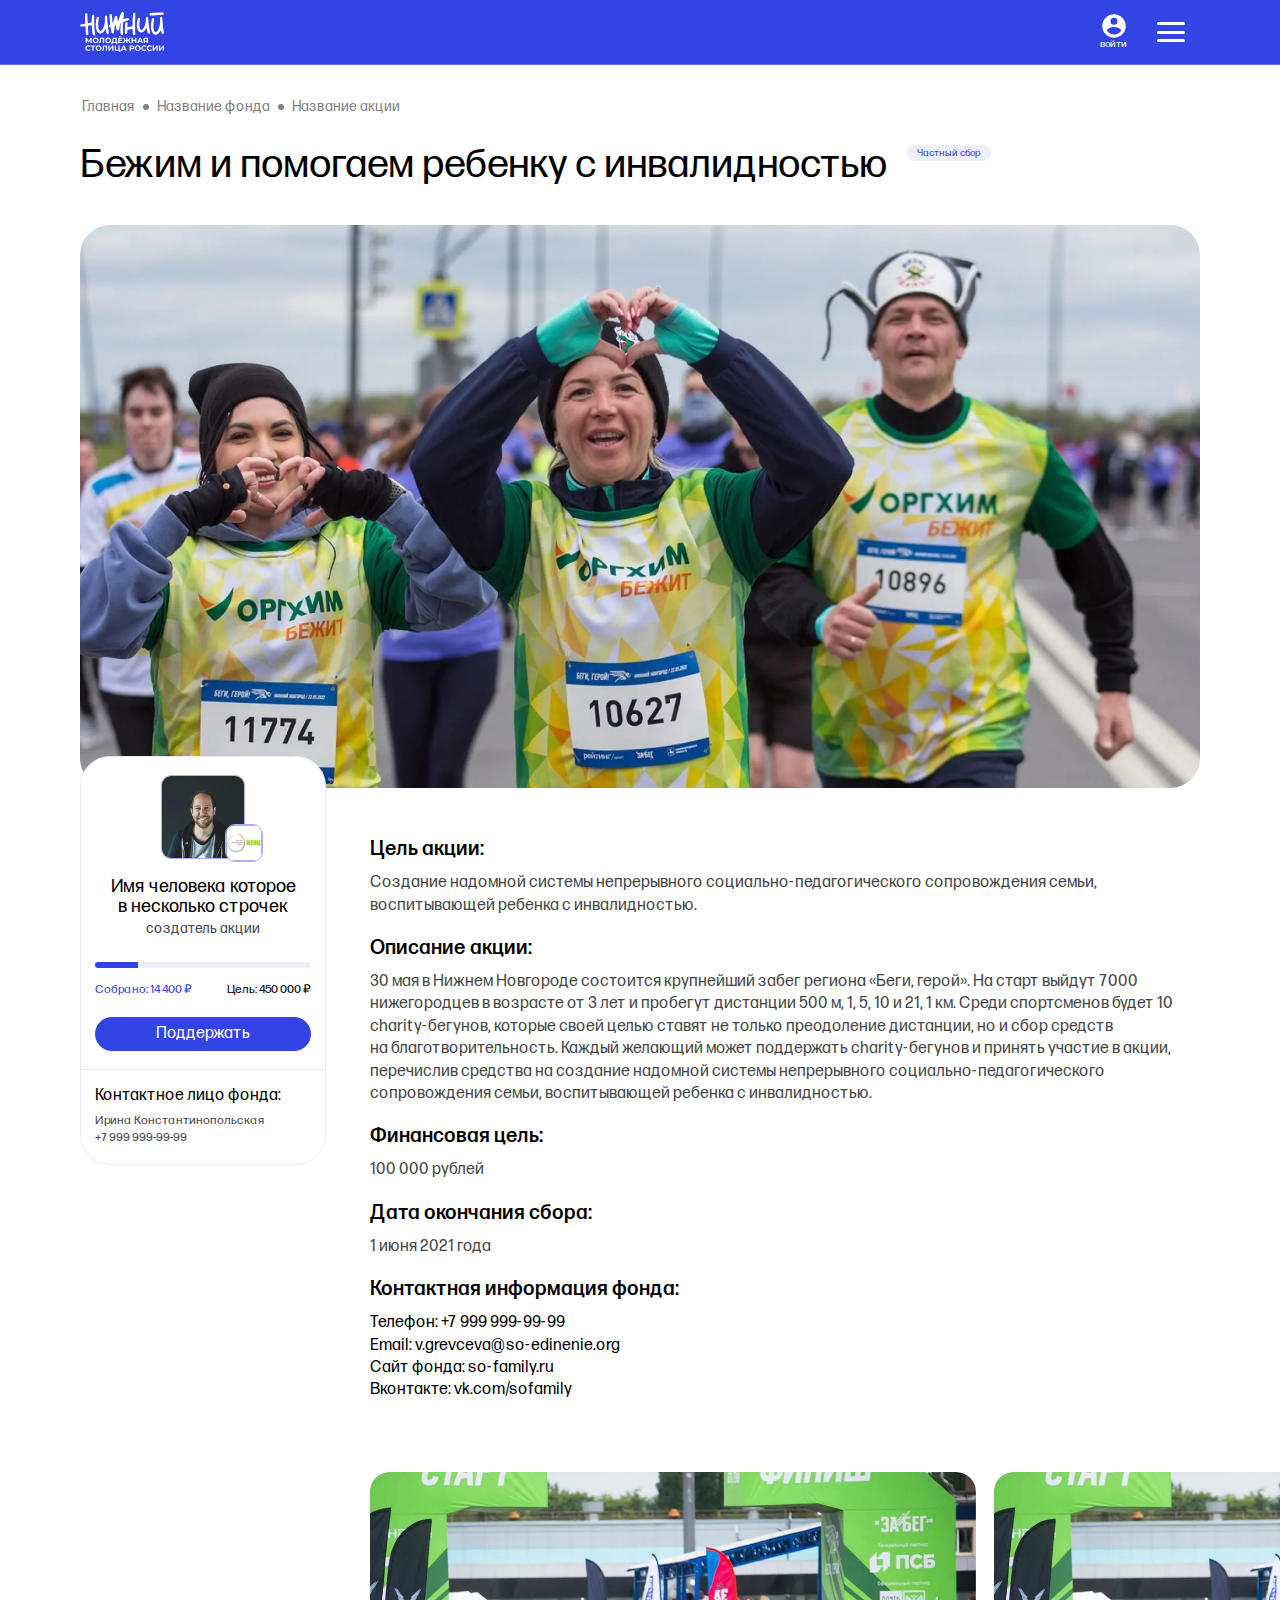
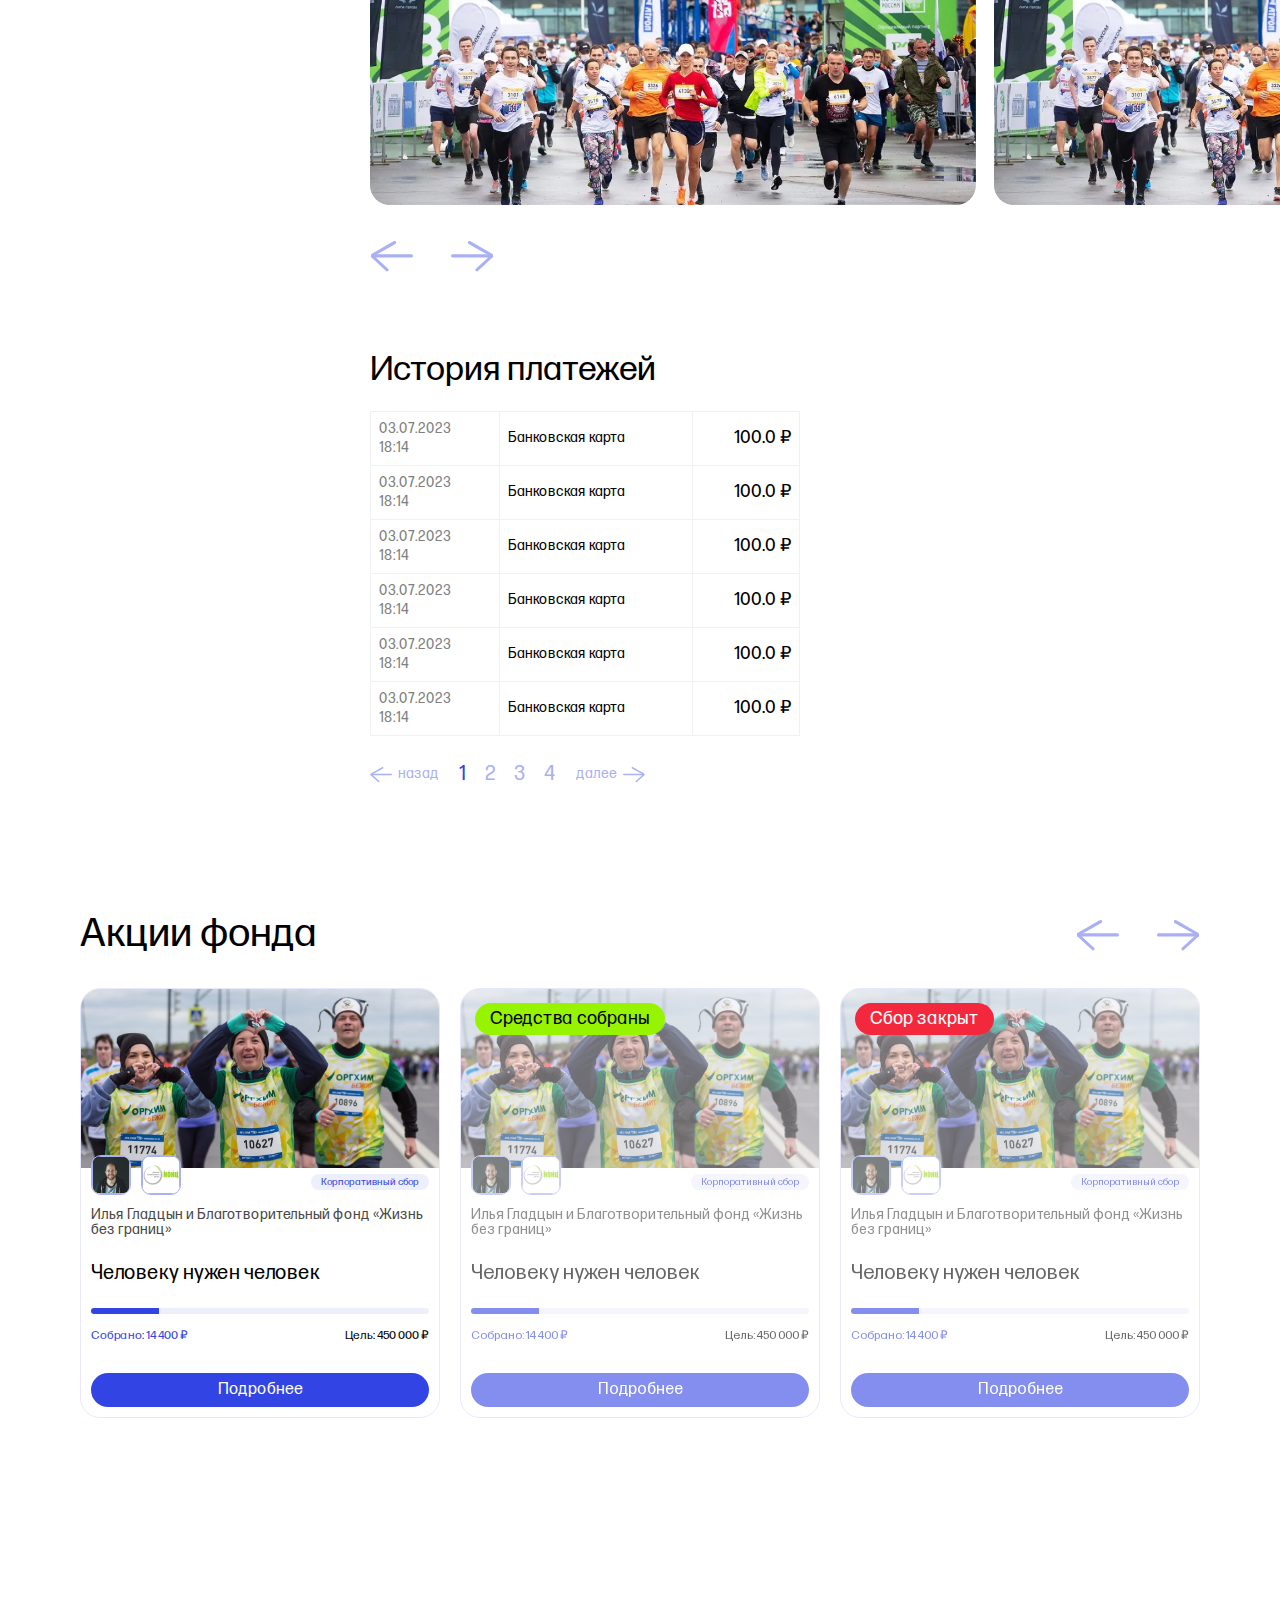
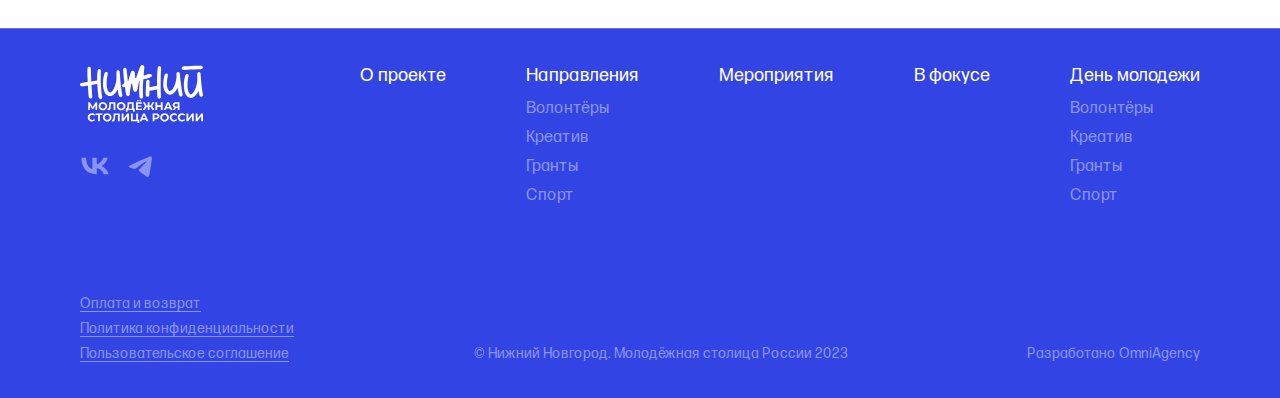
<file: col-private.html>
<!DOCTYPE html>
<html lang="ru" class="page">
  <head>
  <meta charset="UTF-8" />
  <meta name="viewport" content="width=device-width, initial-scale=1.0" />
  <link rel="shortcut icon" href="favicon/favicon.ico" type="image/x-icon" />
  <link rel="apple-touch-icon" sizes="180x180" href="favicon/apple-touch-icon.png" />
  <link rel="icon" type="image/png" sizes="32x32" href="favicon/favicon-32x32.png" />
  <link rel="icon" type="image/png" sizes="16x16" href="favicon/favicon-16x16.png" />
  <meta http-equiv="X-UA-Compatible" content="ie=edge" />
  <meta name="theme-color" content="#111111" />
  <title>Добрые дела</title>
  <link rel="stylesheet" href="css/vendor.css" />
  <link rel="stylesheet" href="css/main.css" />
  <script defer src="js/jquery.min.js"></script>
  <script defer src="js/jquery.validate.js"></script>
  <script defer src="js/jq-inputmask.min.js"></script>
  <script defer src="js/datatables.js"></script>
  <script defer src="js/graph-modal.min.js"></script>
  <script defer src="js/fslightbox.js"></script>
  <script defer src="js/croppie.min.js"></script>
  <script defer src="js/main.js"></script>
</head>

  <body class="page__body">
    <header class="header">
  <div class="container">
    <div class="header__wrapper">
      <a href="#" class="header__logo">
        <img
        src="img/logo.svg"
        alt="Нижний"
        width="162"
        height="45"
      />
      </a>

      <nav class="nav" data-menu="">
        <div class="container nav-container">
          <ul class="nav__list list-reset">
            <li
              class="nav__item menu-item menu-item-type-custom menu-item-object-custom"
            >
              <a href="#" class="nav__link">О проекте</a>
              <div class="header-nav__arrow"></div>
            </li>
            <li
              class="nav__item menu-item-type-custom menu-item-object-custom menu-item-has-children"
            >
              <span class="nav__link">Направления</span>
              <div class="header-nav__arrow"></div>
              <ul class="sub-menu nav__submenu">
                <li
                  class="menu-item-type-post_type menu-item-object-page"
                >
                  <a href="#" class="nav__link">Волонтёры</a>
                  <div class="header-nav__arrow"></div>
                </li>
                <li
                  class="menu-item-type-post_type menu-item-object-page"
                >
                  <a href="#" class="nav__link">Креатив</a>
                  <div class="header-nav__arrow"></div>
                </li>
                <li
                  class="menu-item-type-post_type menu-item-object-page"
                >
                  <a href="#" class="nav__link">Гранты</a>
                  <div class="header-nav__arrow"></div>
                </li>
                <li
                  class="menu-item-type-post_type menu-item-object-page"
                >
                  <a href="#" class="nav__link">Спорт</a>
                  <div class="header-nav__arrow"></div>
                </li>
              </ul>
            </li>
            <li
              class="nav__item menu-item menu-item-type-post_type menu-item-object-page"
            >
              <a href="#" class="nav__link">Мероприятия</a>
              <div class="header-nav__arrow"></div>
            </li>
            <li
            class="nav__item menu-item menu-item-type-post_type menu-item-object-page"
          >
            <a href="#" class="nav__link">В фокусе</a>
            <div class="header-nav__arrow"></div>
          </li>
          <li
          class="nav__item menu-item-type-custom menu-item-object-custom menu-item-has-children"
        >
          <span class="nav__link">День молодежи</span>
          <div class="header-nav__arrow"></div>
          <ul class="sub-menu nav__submenu">
            <li
              class="menu-item-type-post_type menu-item-object-page"
            >
              <a href="#" class="nav__link">Волонтёры</a>
              <div class="header-nav__arrow"></div>
            </li>
            <li
              class="menu-item-type-post_type menu-item-object-page"
            >
              <a href="#" class="nav__link">Креатив</a>
              <div class="header-nav__arrow"></div>
            </li>
            <li
              class="menu-item-type-post_type menu-item-object-page"
            >
              <a href="#" class="nav__link">Гранты</a>
              <div class="header-nav__arrow"></div>
            </li>
            <li
              class="menu-item-type-post_type menu-item-object-page"
            >
              <a href="#" class="nav__link">Спорт</a>
              <div class="header-nav__arrow"></div>
            </li>
          </ul>
        </li>
          </ul>
        </div>
      </nav>

      <div class="header__wrap">
        <button class="header__enter">
          <svg>
            <use xlink:href="img/sprite.svg#avatar"></use>
          </svg>
          <span>войти</span>
        </button>
        <button
          class="burger btn-reset"
          aria-label="Открыть меню"
          aria-expanded="false"
          data-burger=""
        >
          <div class="burger-icon">
            <span></span>
          </div>
        </button>
      </div>
    </div>
  </div>
</header>

    <main class="main">
      <div class="breadcrumbs">
        <div class="container breadcrumbs__container">
          <div class="breadcrumbs__list list-reset">
            <li class="breadcrumbs__item">
              <a class="breadcrumbs__link" href="#" itemprop="url">Главная</a>
            </li>
            <li class="breadcrumbs__item">
              <a class="breadcrumbs__link" href="#" itemprop="url"
                >Название фонда</a
              >
            </li>
            <li class="breadcrumbs__item">
              <a class="breadcrumbs__link" href="#" itemprop="url"
                >Название акции</a
              >
            </li>
          </div>
          <a class="base-back__link" href="#">
            <svg
              width="17"
              height="16"
              viewBox="0 0 17 16"
              fill="none"
              xmlns="http://www.w3.org/2000/svg"
            >
              <path
                d="M6.46922 14.8723C5.6088 14 4.74762 13.1292 3.8857 12.2599C2.86338 11.2251 1.84518 10.1862 0.818561 9.15802C0.718228 9.07301 0.638114 8.95549 0.586825 8.81809C0.535536 8.68069 0.515012 8.5286 0.527456 8.37817C0.530413 8.32389 0.53099 8.26942 0.529183 8.21503C0.516409 8.04593 0.548396 7.8766 0.620209 7.73319C0.692021 7.58978 0.799664 7.48026 0.926512 7.42154C2.41933 6.5491 3.90916 5.66678 5.40048 4.7894C6.84717 3.93804 8.29448 3.08675 9.74242 2.23556C9.82779 2.18652 9.92215 2.16683 10.0159 2.1785C10.1096 2.19016 10.1993 2.23276 10.2759 2.30194C10.3524 2.37113 10.4131 2.46442 10.4516 2.57229C10.4902 2.68016 10.5053 2.79875 10.4953 2.91595C10.4846 3.02754 10.4515 3.13375 10.3991 3.22468C10.3466 3.3156 10.2766 3.38828 10.1955 3.43595L2.40547 8.01992C2.19907 8.14158 1.99266 8.26323 1.76829 8.3967C1.823 8.45727 1.86182 8.50387 1.90475 8.54629L3.81592 10.476L6.58593 13.2862C6.78195 13.4827 6.97817 13.677 7.17195 13.878C7.25065 13.9541 7.31096 14.056 7.34607 14.1724C7.38118 14.2888 7.3897 14.4149 7.37067 14.5367C7.3563 14.6505 7.31698 14.7568 7.25708 14.844C7.19718 14.9311 7.11906 14.9955 7.03141 15.0301C6.93535 15.0696 6.83241 15.0757 6.73346 15.048C6.63451 15.0202 6.54321 14.9595 6.46922 14.8723Z"
                fill="#808080"
              ></path>
              <rect
                width="16"
                height="1"
                rx="0.5"
                transform="matrix(-1 0 0 1 17 8)"
                fill="#808080"
              ></rect>
            </svg>
            назад
          </a>
        </div>
      </div>
      <section class="col">
        <div class="container">
          <div class="col__head">
            <h2 class="col__title section-title">
              Бежим и помогаем ребенку с инвалидностью
            </h2>
            <div class="col__type stock__type">Частный сбор</div>
          </div>
          <div class="col__body">
            <div class="col__cover">
              <picture>
                <source srcset="img/content/stock.webp" type="image/webp" />
                <img
                  loading="lazy"
                  src="img/content/stock.jpg"
                  class="image"
                  width=""
                  height=""
                  alt=""
                />
              </picture>
            </div>
            <div class="col__inner">
              <aside class="col-aside">
                <div class="col-aside__item">
                  <div class="col-aside__logo">
                    <picture class="col-aside__logo--main">
                      <source
                        srcset="img/content/avatar.webp"
                        type="image/webp"
                      />
                      <img
                        loading="lazy"
                        src="img/content/avatar.jpg"
                        alt=""
                      />
                    </picture>
                    <picture class="col-aside__logo--sec">
                      <source
                        srcset="img/content/fund_logo.webp"
                        type="image/webp"
                      />
                      <img
                        loading="lazy"
                        src="img/content/fund_logo.jpg"
                        alt=""
                      />
                    </picture>
                  </div>
                  <h4 class="col-aside__title" style="text-align: center">
                    Имя человека которое в несколько строчек
                  </h4>
                  <span class="col-aside__author">создатель акции</span>
                  <div class="stock__footer">
                    <div class="stock__range"></div>
                    <div class="stock__cost">
                      <span class="stock__collected">Собрано: 14 400 ₽</span>
                      <span class="stock__aim">Цель: 450 000 ₽</span>
                    </div>
                  </div>
                  <button class="help__btn btn-main">Поддержать</button>
                </div>
                <div class="col-aside__item">
                  <h4 class="col-aside__title col-aside__title--link">
                    Контактное лицо фонда:
                  </h4>
                  <div class="col-aside__link">
                    <span>Ирина Константинопольская</span>
                    <a href="tel:+79999999999">+7 999 999-99-99</a>
                  </div>
                </div>
              </aside>
              <div class="col__content">
                <div class="col-info">
                  <div class="col-info__item">
                    <h4>Цель акции:</h4>
                    <span
                      >Создание надомной системы непрерывного
                      социально-педагогического сопровождения семьи,
                      воспитывающей ребенка с инвалидностью.</span
                    >
                  </div>
                  <div class="col-info__item">
                    <h4>Описание акции:</h4>
                    <span
                      >30 мая в Нижнем Новгороде состоится крупнейший забег
                      региона «Беги, герой». На старт выйдут 7000 нижегородцев в
                      возрасте от 3 лет и пробегут дистанции 500 м, 1, 5, 10 и
                      21, 1 км. Среди спортсменов будет 10 charity-бегунов,
                      которые своей целью ставят не только преодоление
                      дистанции, но и сбор средств на благотворительность.
                      Каждый желающий может поддержать сharity-бегунов и принять
                      участие в акции, перечислив средства на создание надомной
                      системы непрерывного социально-педагогического
                      сопровождения семьи, воспитывающей ребенка с
                      инвалидностью.</span
                    >
                  </div>
                  <div class="col-info__item">
                    <h4>Финансовая цель:</h4>
                    <span>100 000 рублей</span>
                  </div>
                  <div class="col-info__item">
                    <h4>Дата окончания сбора:</h4>
                    <span>1 июня 2021 года</span>
                  </div>
                  <div class="col-info__item">
                    <h4>Контактная информация фонда:</h4>
                    <span>
                      <p>
                        Телефон:
                        <a href="tel:+79999999999">+7 999 999-99-99</a>
                      </p>
                      <p>
                        Email:
                        <a href="mailto:v.grevceva@so-edinenie.org"
                          >v.grevceva@so-edinenie.org</a
                        >
                      </p>
                      <p>
                        Сайт фонда:
                        <a href="https://so-family.ru/" target="_blank"
                          >so-family.ru</a
                        >
                      </p>
                      <p>
                        Вконтакте:
                        <a href="https://vk.com/sofamily" target="_blank"
                          >vk.com/sofamily</a
                        >
                      </p>
                    </span>
                  </div>
                </div>
                <div class="sport-boley__block">
                  <div class="sport-boley__block-swiper col-slider">
                    <div class="swiper-wrapper">
                      <div class="swiper-slide">
                        <div class="col-slider__slide">
                          <picture>
                            <source
                              srcset="img/content/col.webp"
                              type="image/webp"
                            />
                            <img
                              loading="lazy"
                              src="img/content/col.jpg"
                              alt=""
                            />
                          </picture>
                        </div>
                      </div>
                      <div class="swiper-slide">
                        <div class="col-slider__slide">
                          <picture>
                            <source
                              srcset="img/content/col.webp"
                              type="image/webp"
                            />
                            <img
                              loading="lazy"
                              src="img/content/col.jpg"
                              alt=""
                            />
                          </picture>
                        </div>
                      </div>
                      <div class="swiper-slide">
                        <div class="col-slider__slide">
                          <picture>
                            <source
                              srcset="img/content/col.webp"
                              type="image/webp"
                            />
                            <img
                              loading="lazy"
                              src="img/content/col.jpg"
                              alt=""
                            />
                          </picture>
                        </div>
                      </div>
                      <div class="swiper-slide">
                        <div class="col-slider__slide">
                          <picture>
                            <source
                              srcset="img/content/col.webp"
                              type="image/webp"
                            />
                            <img
                              loading="lazy"
                              src="img/content/col.jpg"
                              alt=""
                            />
                          </picture>
                        </div>
                      </div>
                      <div class="swiper-slide">
                        <div class="col-slider__slide">
                          <picture>
                            <source
                              srcset="img/content/col.webp"
                              type="image/webp"
                            />
                            <img
                              loading="lazy"
                              src="img/content/col.jpg"
                              alt=""
                            />
                          </picture>
                        </div>
                      </div>
                    </div>

                    <div class="swiper-btn-block">
                      <div class="swiper-btn-prev">
                        <svg
                          width="43"
                          height="40"
                          viewBox="0 0 43 40"
                          fill="none"
                          xmlns="http://www.w3.org/2000/svg"
                        >
                          <path
                            d="M16.2083 35.9929C14.0061 33.9894 11.802 31.9895 9.5961 29.9931C6.97957 27.6167 4.37336 25.2302 1.7461 22.8693C1.48973 22.675 1.28375 22.4031 1.15028 22.0828C1.01681 21.7626 0.960893 21.4061 0.988544 21.0518C0.994639 20.924 0.994698 20.7959 0.98872 20.6681C0.952002 20.2712 1.02868 19.8713 1.20691 19.5301C1.38514 19.189 1.65502 18.9255 1.97485 18.7805C5.7342 16.6467 9.48572 14.4898 13.2412 12.3445C16.8842 10.2629 20.5288 8.18136 24.175 6.10002C24.39 5.98001 24.6286 5.9285 24.8663 5.95075C25.104 5.973 25.3324 6.0682 25.5281 6.22664C25.7238 6.38508 25.8799 6.60109 25.9804 6.85259C26.0808 7.1041 26.122 7.3821 26.0999 7.65819C26.0756 7.92118 25.9944 8.17273 25.864 8.38942C25.7335 8.6061 25.558 8.78085 25.3538 8.8974L5.73697 20.1057C5.21721 20.4031 4.69745 20.7006 4.13249 21.0268C4.27265 21.1662 4.37218 21.2736 4.48202 21.371L9.37337 25.8027L16.4631 32.257C16.9648 32.7084 17.4669 33.1543 17.963 33.6162C18.1643 33.7907 18.3197 34.0271 18.4117 34.2988C18.5036 34.5705 18.5284 34.8667 18.4833 35.1539C18.4499 35.4222 18.353 35.6746 18.2035 35.8827C18.054 36.0908 17.8578 36.2467 17.6366 36.3328C17.3943 36.4309 17.1337 36.4511 16.8823 36.3913C16.6309 36.3315 16.398 36.1938 16.2083 35.9929Z"
                            fill="#A9B0F4"
                          ></path>
                          <rect
                            width="42.0851"
                            height="3.05834"
                            rx="1.52917"
                            transform="matrix(-1 0 0 1 43 19.3696)"
                            fill="#A9B0F4"
                          ></rect>
                        </svg>
                      </div>
                      <div class="swiper-btn-next">
                        <svg
                          width="43"
                          height="40"
                          viewBox="0 0 43 40"
                          fill="none"
                          xmlns="http://www.w3.org/2000/svg"
                        >
                          <path
                            d="M26.7917 35.9929C28.9939 33.9894 31.198 31.9895 33.4039 29.9931C36.0204 27.6167 38.6266 25.2302 41.2539 22.8693C41.5103 22.675 41.7163 22.4031 41.8497 22.0828C41.9832 21.7626 42.0391 21.4061 42.0115 21.0518C42.0054 20.924 42.0053 20.7959 42.0113 20.6681C42.048 20.2712 41.9713 19.8713 41.7931 19.5301C41.6149 19.189 41.345 18.9255 41.0251 18.7805C37.2658 16.6467 33.5143 14.4898 29.7588 12.3445C26.1158 10.2629 22.4712 8.18136 18.825 6.10002C18.61 5.98001 18.3714 5.9285 18.1337 5.95075C17.896 5.973 17.6676 6.0682 17.4719 6.22664C17.2762 6.38508 17.1201 6.60109 17.0196 6.85259C16.9192 7.1041 16.878 7.3821 16.9001 7.65819C16.9244 7.92118 17.0056 8.17273 17.136 8.38942C17.2665 8.6061 17.442 8.78085 17.6462 8.8974L37.263 20.1057C37.7828 20.4031 38.3025 20.7006 38.8675 21.0268C38.7274 21.1662 38.6278 21.2736 38.518 21.371L33.6266 25.8027L26.5369 32.257C26.0352 32.7084 25.5331 33.1543 25.037 33.6162C24.8357 33.7907 24.6803 34.0271 24.5883 34.2988C24.4964 34.5705 24.4716 34.8667 24.5167 35.1539C24.5501 35.4222 24.647 35.6746 24.7965 35.8827C24.946 36.0908 25.1422 36.2467 25.3634 36.3328C25.6057 36.4309 25.8663 36.4511 26.1177 36.3913C26.3691 36.3315 26.602 36.1938 26.7917 35.9929Z"
                            fill="#A9B0F4"
                          ></path>
                          <rect
                            y="19.3696"
                            width="42.0851"
                            height="3.05834"
                            rx="1.52917"
                            fill="#A9B0F4"
                          ></rect>
                        </svg>
                      </div>
                    </div>
                  </div>
                  <div
                    class="swiper-pagination col-slider-pagination swiper-pagination-bullets swiper-pagination-horizontal"
                  >
                  </div>
                </div>
                <div class="hist">
  <h3 class="title-h3 hist__title">
    История платежей
  </h3>
  <div class="hist__table">
    <table id="hist-table" data-page-length='6'>
      <thead>
        <tr>
          <th>1</th>
          <th>2</th>
          <th>3</th>
        </tr>
      </thead>
      <tbody>
        <tr>
          <td>
            <span>03.07.2023</span>
            <span>18:14</span>
          </td>
          <td>Банковская карта</td>
          <td>100.0 ₽</td>
        </tr>
        <tr>
          <td>
            <span>03.07.2023</span>
            <span>18:14</span>
          </td>
          <td>Банковская карта</td>
          <td>100.0 ₽</td>
        </tr>
        <tr>
          <td>
            <span>03.07.2023</span>
            <span>18:14</span>
          </td>
          <td>Банковская карта</td>
          <td>100.0 ₽</td>
        </tr>
        <tr>
          <td>
            <span>03.07.2023</span>
            <span>18:14</span>
          </td>
          <td>Банковская карта</td>
          <td>100.0 ₽</td>
        </tr>
        <tr>
          <td>
            <span>03.07.2023</span>
            <span>18:14</span>
          </td>
          <td>Банковская карта</td>
          <td>100.0 ₽</td>
        </tr>
        <tr>
          <td>
            <span>03.07.2023</span>
            <span>18:14</span>
          </td>
          <td>Банковская карта</td>
          <td>100.0 ₽</td>
        </tr>
        <tr>
          <td>
            <span>03.07.2023</span>
            <span>18:14</span>
          </td>
          <td>Банковская карта</td>
          <td>100.0 ₽</td>
        </tr>
        <tr>
          <td>
            <span>03.07.2023</span>
            <span>18:14</span>
          </td>
          <td>Банковская карта</td>
          <td>100.0 ₽</td>
        </tr>
        <tr>
          <td>
            <span>03.07.2023</span>
            <span>18:14</span>
          </td>
          <td>Банковская карта</td>
          <td>100.0 ₽</td>
        </tr>
        <tr>
          <td>
            <span>03.07.2023</span>
            <span>18:14</span>
          </td>
          <td>Банковская карта</td>
          <td>100.0 ₽</td>
        </tr>
        <tr>
          <td>
            <span>03.07.2023</span>
            <span>18:14</span>
          </td>
          <td>Банковская карта</td>
          <td>100.0 ₽</td>
        </tr>
        <tr>
          <td>
            <span>03.07.2023</span>
            <span>18:14</span>
          </td>
          <td>Банковская карта</td>
          <td>100.0 ₽</td>
        </tr>
        <tr>
          <td>
            <span>03.07.2023</span>
            <span>18:14</span>
          </td>
          <td>Банковская карта</td>
          <td>100.0 ₽</td>
        </tr>
        <tr>
          <td>
            <span>03.07.2023</span>
            <span>18:14</span>
          </td>
          <td>Банковская карта</td>
          <td>100.0 ₽</td>
        </tr>
        <tr>
          <td>
            <span>03.07.2023</span>
            <span>18:14</span>
          </td>
          <td>Банковская карта</td>
          <td>100.0 ₽</td>
        </tr>
        <tr>
          <td>
            <span>03.07.2023</span>
            <span>18:14</span>
          </td>
          <td>Банковская карта</td>
          <td>100.0 ₽</td>
        </tr>
        <tr>
          <td>
            <span>03.07.2023</span>
            <span>18:14</span>
          </td>
          <td>Банковская карта</td>
          <td>100.0 ₽</td>
        </tr>
        <tr>
          <td>
            <span>03.07.2023</span>
            <span>18:14</span>
          </td>
          <td>Банковская карта</td>
          <td>100.0 ₽</td>
        </tr>
        <tr>
          <td>
            <span>03.07.2023</span>
            <span>18:14</span>
          </td>
          <td>Банковская карта</td>
          <td>100.0 ₽</td>
        </tr>
        <tr>
          <td>
            <span>03.07.2023</span>
            <span>18:14</span>
          </td>
          <td>Банковская карта</td>
          <td>100.0 ₽</td>
        </tr>
      </tbody>
    </table>
  </div>
</div>

              </div>
            </div>
          </div>
        </div>
      </section>
      <section class="event">
        <div class="container">
          <div class="event__head">
            <h2 class="event__title section-title">Акции фонда</h2>
            <div class="swiper-nav">
              <div
                class="event__prev swiper-button-event swiper-button-disabled"
                tabindex="-1"
                role="button"
                aria-label="Previous slide"
                aria-controls="swiper-wrapper-e65ce144671b12ad"
                aria-disabled="true"
              >
                <svg
                  width="43"
                  height="40"
                  viewBox="0 0 43 40"
                  fill="none"
                  xmlns="http://www.w3.org/2000/svg"
                >
                  <path
                    d="M16.2081 35.9929C14.0059 33.9894 11.8018 31.9895 9.59585 29.9931C6.97933 27.6167 4.37312 25.2302 1.74585 22.8693C1.48948 22.675 1.2835 22.4031 1.15003 22.0828C1.01656 21.7626 0.960649 21.4061 0.988299 21.0518C0.994394 20.924 0.994454 20.7959 0.988476 20.6681C0.951758 20.2712 1.02843 19.8713 1.20666 19.5301C1.3849 19.189 1.65477 18.9255 1.97461 18.7805C5.73396 16.6467 9.48547 14.4898 13.2409 12.3445C16.8839 10.2629 20.5286 8.18136 24.1748 6.10002C24.3898 5.98001 24.6283 5.9285 24.866 5.95075C25.1038 5.973 25.3321 6.0682 25.5279 6.22664C25.7236 6.38508 25.8797 6.60109 25.9801 6.85259C26.0806 7.1041 26.1218 7.3821 26.0996 7.65819C26.0753 7.92118 25.9942 8.17273 25.8637 8.38942C25.7333 8.6061 25.5578 8.78085 25.3536 8.8974L5.73672 20.1057C5.21697 20.4031 4.69721 20.7006 4.13225 21.0268C4.27241 21.1662 4.37193 21.2736 4.48178 21.371L9.37313 25.8027L16.4629 32.257C16.9645 32.7084 17.4666 33.1543 17.9627 33.6162C18.1641 33.7907 18.3195 34.0271 18.4114 34.2988C18.5034 34.5705 18.5282 34.8667 18.4831 35.1539C18.4496 35.4222 18.3528 35.6746 18.2033 35.8827C18.0538 36.0908 17.8575 36.2467 17.6364 36.3328C17.394 36.4309 17.1334 36.4511 16.882 36.3913C16.6306 36.3315 16.3978 36.1938 16.2081 35.9929Z"
                    fill="#A9B0F4"
                  ></path>
                  <rect
                    width="42.0851"
                    height="3.05834"
                    rx="1.52917"
                    transform="matrix(-1 0 0 1 42.9998 19.3696)"
                    fill="#A9B0F4"
                  ></rect>
                </svg>
              </div>
              <div
                class="event__next swiper-button-event"
                tabindex="0"
                role="button"
                aria-label="Next slide"
                aria-controls="swiper-wrapper-e65ce144671b12ad"
                aria-disabled="false"
              >
                <svg
                  width="43"
                  height="40"
                  viewBox="0 0 43 40"
                  fill="none"
                  xmlns="http://www.w3.org/2000/svg"
                >
                  <path
                    d="M26.7919 35.9929C28.9941 33.9894 31.1982 31.9895 33.4041 29.9931C36.0207 27.6167 38.6269 25.2302 41.2541 22.8693C41.5105 22.675 41.7165 22.4031 41.85 22.0828C41.9834 21.7626 42.0394 21.4061 42.0117 21.0518C42.0056 20.924 42.0055 20.7959 42.0115 20.6681C42.0482 20.2712 41.9716 19.8713 41.7933 19.5301C41.6151 19.189 41.3452 18.9255 41.0254 18.7805C37.266 16.6467 33.5145 14.4898 29.7591 12.3445C26.1161 10.2629 22.4714 8.18136 18.8252 6.10002C18.6102 5.98001 18.3717 5.9285 18.134 5.95075C17.8962 5.973 17.6679 6.0682 17.4721 6.22664C17.2764 6.38508 17.1203 6.60109 17.0199 6.85259C16.9194 7.1041 16.8782 7.3821 16.9004 7.65819C16.9247 7.92118 17.0058 8.17273 17.1363 8.38942C17.2667 8.6061 17.4422 8.78085 17.6464 8.8974L37.2633 20.1057C37.783 20.4031 38.3028 20.7006 38.8678 21.0268C38.7276 21.1662 38.6281 21.2736 38.5182 21.371L33.6269 25.8027L26.5371 32.257C26.0355 32.7084 25.5334 33.1543 25.0373 33.6162C24.8359 33.7907 24.6805 34.0271 24.5886 34.2988C24.4966 34.5705 24.4718 34.8667 24.5169 35.1539C24.5504 35.4222 24.6472 35.6746 24.7967 35.8827C24.9462 36.0908 25.1425 36.2467 25.3636 36.3328C25.606 36.4309 25.8666 36.4511 26.118 36.3913C26.3694 36.3315 26.6022 36.1938 26.7919 35.9929Z"
                    fill="#A9B0F4"
                  ></path>
                  <rect
                    x="0.000244141"
                    y="19.3696"
                    width="42.0851"
                    height="3.05834"
                    rx="1.52917"
                    fill="#A9B0F4"
                  ></rect>
                </svg>
              </div>
            </div>
          </div>
          <div class="event__grid">
            <div class="event__slider">
              <div class="swiper swiper-other">
                <div class="swiper-wrapper">
                  <div class="swiper-slide">
                    <div class="help__stock stock">
                      <div class="stock__wrap">
                        <picture class="stock__img">
                          <source srcset="img/content/stock.webp" type="image/webp" />
                          <img loading="lazy" src="img/content/stock.jpg" alt="Обложка сбора" />
                        </picture>
                        <div class="stock__body">
                          <div class="stock__avatars">
                            <div class="stock__icons">
                              <div class="stock__avatar">
                                <img src="img/content/avatar_1.jpg" alt="Автор" />
                              </div>
                              <div class="stock__avatar">
                                <img src="img/content/fund_logo.jpg" alt="Фонд" />
                              </div>
                            </div>
                            <div class="stock__type">Корпоративный сбор</div>
                          </div>
                          <span class="stock__authors">
                            Илья Гладцын и Благотворительный фонд «Жизнь без границ»
                          </span>
                          <h3 class="stock__title">Человеку нужен человек</h3>
                          <div class="stock__footer">
                            <div class="stock__range"></div>
                            <div class="stock__cost">
                              <span class="stock__collected">Собрано: 14 400 ₽</span>
                              <span class="stock__aim">Цель: 450 000 ₽</span>
                            </div>
                          </div>
                          <a href="#" class="help__btn btn-main"> Подробнее </a>
                        </div>
                      </div>
                    </div>
                  </div>
                  <div class="swiper-slide">
                    <div class="help__stock stock stock-done">
                      <div class="stock__status stock__status-done">Средства собраны</div>
                      <div class="stock__wrap">
                        <picture class="stock__img">
                          <source srcset="img/content/stock.webp" type="image/webp" />
                          <img loading="lazy" src="img/content/stock.jpg" alt="Обложка сбора" />
                        </picture>
                        <div class="stock__body">
                          <div class="stock__avatars">
                            <div class="stock__icons">
                              <div class="stock__avatar">
                                <img src="img/content/avatar_1.jpg" alt="Автор" />
                              </div>
                              <div class="stock__avatar">
                                <img src="img/content/fund_logo.jpg" alt="Фонд" />
                              </div>
                            </div>
                            <div class="stock__type">Корпоративный сбор</div>
                          </div>
                          <span class="stock__authors">
                            Илья Гладцын и Благотворительный фонд «Жизнь без границ»
                          </span>
                          <h3 class="stock__title">Человеку нужен человек</h3>
                          <div class="stock__footer">
                            <div class="stock__range"></div>
                            <div class="stock__cost">
                              <span class="stock__collected">Собрано: 14 400 ₽</span>
                              <span class="stock__aim">Цель: 450 000 ₽</span>
                            </div>
                          </div>
                          <a href="#" class="help__btn btn-main"> Подробнее </a>
                        </div>
                      </div>
                    </div>
                  </div>
                  <div class="swiper-slide">
                    <div class="help__stock stock stock-done">
                      <div class="stock__status stock__status-closed">Сбор закрыт</div>
                      <div class="stock__wrap">
                        <picture class="stock__img">
                          <source srcset="img/content/stock.webp" type="image/webp" />
                          <img loading="lazy" src="img/content/stock.jpg" alt="Обложка сбора" />
                        </picture>
                        <div class="stock__body">
                          <div class="stock__avatars">
                            <div class="stock__icons">
                              <div class="stock__avatar">
                                <img src="img/content/avatar_1.jpg" alt="Автор" />
                              </div>
                              <div class="stock__avatar">
                                <img src="img/content/fund_logo.jpg" alt="Фонд" />
                              </div>
                            </div>
                            <div class="stock__type">Корпоративный сбор</div>
                          </div>
                          <span class="stock__authors">
                            Илья Гладцын и Благотворительный фонд «Жизнь без границ»
                          </span>
                          <h3 class="stock__title">Человеку нужен человек</h3>
                          <div class="stock__footer">
                            <div class="stock__range"></div>
                            <div class="stock__cost">
                              <span class="stock__collected">Собрано: 14 400 ₽</span>
                              <span class="stock__aim">Цель: 450 000 ₽</span>
                            </div>
                          </div>
                          <a href="#" class="help__btn btn-main"> Подробнее </a>
                        </div>
                      </div>
                    </div>
                  </div>
                  <div class="swiper-slide">
                    <div class="help__stock stock">
                      <div class="stock__wrap">
                        <picture class="stock__img">
                          <source srcset="img/content/stock.webp" type="image/webp" />
                          <img loading="lazy" src="img/content/stock.jpg" alt="Обложка сбора" />
                        </picture>
                        <div class="stock__body">
                          <div class="stock__avatars">
                            <div class="stock__icons">
                              <div class="stock__avatar">
                                <img src="img/content/avatar_1.jpg" alt="Автор" />
                              </div>
                              <div class="stock__avatar">
                                <img src="img/content/fund_logo.jpg" alt="Фонд" />
                              </div>
                            </div>
                            <div class="stock__type">Корпоративный сбор</div>
                          </div>
                          <span class="stock__authors">
                            Илья Гладцын и Благотворительный фонд «Жизнь без границ»
                          </span>
                          <h3 class="stock__title">Человеку нужен человек</h3>
                          <div class="stock__footer">
                            <div class="stock__range"></div>
                            <div class="stock__cost">
                              <span class="stock__collected">Собрано: 14 400 ₽</span>
                              <span class="stock__aim">Цель: 450 000 ₽</span>
                            </div>
                          </div>
                          <a href="#" class="help__btn btn-main"> Подробнее </a>
                        </div>
                      </div>
                    </div>
                  </div>
                  <div class="swiper-slide">
                    <div class="help__stock stock">
                      <div class="stock__wrap">
                        <picture class="stock__img">
                          <source srcset="img/content/stock.webp" type="image/webp" />
                          <img loading="lazy" src="img/content/stock.jpg" alt="Обложка сбора" />
                        </picture>
                        <div class="stock__body">
                          <div class="stock__avatars">
                            <div class="stock__icons">
                              <div class="stock__avatar">
                                <img src="img/content/avatar_1.jpg" alt="Автор" />
                              </div>
                              <div class="stock__avatar">
                                <img src="img/content/fund_logo.jpg" alt="Фонд" />
                              </div>
                            </div>
                            <div class="stock__type">Корпоративный сбор</div>
                          </div>
                          <span class="stock__authors">
                            Илья Гладцын и Благотворительный фонд «Жизнь без границ»
                          </span>
                          <h3 class="stock__title">Человеку нужен человек</h3>
                          <div class="stock__footer">
                            <div class="stock__range"></div>
                            <div class="stock__cost">
                              <span class="stock__collected">Собрано: 14 400 ₽</span>
                              <span class="stock__aim">Цель: 450 000 ₽</span>
                            </div>
                          </div>
                          <a href="#" class="help__btn btn-main"> Подробнее </a>
                        </div>
                      </div>
                    </div>
                  </div>
                </div>
                <div class="swiper-pagination event-pagination">
                  <span
                    class="swiper-pagination-bullet swiper-pagination-bullet-active"
                  ></span
                  ><span class="swiper-pagination-bullet"></span>
                </div>
              </div>
            </div>
          </div>
        </div>
      </section>

    </main>

    <footer class="footer">
  <div class="container">
    <div class="footer__top">
      <div class="footer__wrap">
        <a href="#" class="footer__logo">
          <img
            src="img/logo.svg"
            alt="Нижний"
            width="162"
            height="45"
          />
        </a>
        <ul class="socials list-reset">
          <li>
            <a href="#" target="_blank" class="socials__link">
              <svg
                width="30"
                height="30"
                viewBox="0 0 30 30"
                fill="none"
                xmlns="http://www.w3.org/2000/svg"
              >
                <path
                  d="M16.2178 23.1818C6.89975 23.1818 1.58498 17.0392 1.36353 6.81812H6.03106C6.18438 14.3202 9.62532 17.4979 12.3509 18.1531V6.81812H16.746V13.2882C19.4375 13.0098 22.265 10.0614 23.2189 6.81812H27.614C26.8815 10.8148 23.8152 13.7632 21.6348 14.9754C23.8152 15.9582 27.3075 18.5298 28.6363 23.1818H23.7982C22.7591 20.0695 20.17 17.6617 16.746 17.3341V23.1818H16.2178Z"
                  fill="#8A94F3"
                ></path>
              </svg>
            </a>
          </li>
          <li>
            <a href="#" target="_blank" class="socials__link">
              <svg
                width="30"
                height="30"
                viewBox="0 0 30 30"
                fill="none"
                xmlns="http://www.w3.org/2000/svg"
              >
                <path
                  fill-rule="evenodd"
                  clip-rule="evenodd"
                  d="M4.32092 14.2601C10.5437 11.3735 14.6932 9.4705 16.7695 8.55105C22.6975 5.92584 23.9293 5.46981 24.7322 5.45475C24.9087 5.45144 25.3036 5.49803 25.5593 5.71899C25.7753 5.90555 25.8347 6.15758 25.8631 6.33447C25.8915 6.51136 25.927 6.91431 25.8988 7.22917C25.5776 10.8229 24.1876 19.5439 23.4804 23.5689C23.1812 25.2721 22.592 25.8431 22.0216 25.899C20.782 26.0205 19.8407 25.0268 18.6401 24.1888C16.7613 22.8776 15.7 22.0614 13.8763 20.7819C11.7688 19.3032 13.135 18.4905 14.3361 17.1623C14.6504 16.8147 20.1122 11.5253 20.2179 11.0455C20.2311 10.9855 20.2434 10.7618 20.1186 10.6437C19.9937 10.5256 19.8095 10.566 19.6766 10.5981C19.4882 10.6436 16.4869 12.7557 10.6727 16.9344C9.8208 17.5573 9.04917 17.8607 8.35781 17.8448C7.59565 17.8273 6.12955 17.386 5.03965 17.0088C3.70286 16.5461 2.64039 16.3015 2.73291 15.5158C2.7811 15.1065 3.31044 14.688 4.32092 14.2601Z"
                  fill="#8A94F3"
                ></path>
              </svg>
            </a>
          </li>
        </ul>
      </div>

      <ul class="nav__list list-reset footer__nav">
        <li
          class="nav__item menu-item menu-item-type-custom menu-item-object-custom"
        >
          <a href="#" class="nav__link">О проекте</a>
          <div class="header-nav__arrow"></div>
        </li>
        <li
          class="nav__item menu-item-type-custom menu-item-object-custom menu-item-has-children"
        >
          <span class="nav__link">Направления</span>
          <div class="header-nav__arrow"></div>
          <ul class="sub-menu nav__submenu">
            <li
              class="menu-item-type-post_type menu-item-object-page"
            >
              <a href="#" class="nav__link">Волонтёры</a>
              <div class="header-nav__arrow"></div>
            </li>
            <li
              class="menu-item-type-post_type menu-item-object-page"
            >
              <a href="#" class="nav__link">Креатив</a>
              <div class="header-nav__arrow"></div>
            </li>
            <li
              class="menu-item-type-post_type menu-item-object-page"
            >
              <a href="#" class="nav__link">Гранты</a>
              <div class="header-nav__arrow"></div>
            </li>
            <li
              class="menu-item-type-post_type menu-item-object-page"
            >
              <a href="#" class="nav__link">Спорт</a>
              <div class="header-nav__arrow"></div>
            </li>
          </ul>
        </li>
        <li
          class="nav__item menu-item menu-item-type-post_type menu-item-object-page"
        >
          <a href="#" class="nav__link">Мероприятия</a>
          <div class="header-nav__arrow"></div>
        </li>
        <li
        class="nav__item menu-item menu-item-type-post_type menu-item-object-page"
      >
        <a href="#" class="nav__link">В фокусе</a>
        <div class="header-nav__arrow"></div>
      </li>
      <li
      class="nav__item menu-item-type-custom menu-item-object-custom menu-item-has-children"
    >
      <span class="nav__link">День молодежи</span>
      <div class="header-nav__arrow"></div>
      <ul class="sub-menu nav__submenu">
        <li
          class="menu-item-type-post_type menu-item-object-page"
        >
          <a href="#" class="nav__link">Волонтёры</a>
          <div class="header-nav__arrow"></div>
        </li>
        <li
          class="menu-item-type-post_type menu-item-object-page"
        >
          <a href="#" class="nav__link">Креатив</a>
          <div class="header-nav__arrow"></div>
        </li>
        <li
          class="menu-item-type-post_type menu-item-object-page"
        >
          <a href="#" class="nav__link">Гранты</a>
          <div class="header-nav__arrow"></div>
        </li>
        <li
          class="menu-item-type-post_type menu-item-object-page"
        >
          <a href="#" class="nav__link">Спорт</a>
          <div class="header-nav__arrow"></div>
        </li>
      </ul>
    </li>
      </ul>
    </div>
    <div class="footer__bottom">
      <div class="footer__links">
        <a href="#" class="footer__link">
          <span>Оплата и возврат</span>
        </a>
        <a href="#" class="footer__link">
          <span>Политика конфиденциальности</span>
        </a>
        <a href="#" class="footer__link">
          <span>Пользовательское соглашение</span>
        </a>
      </div>
      <div class="footer__copyright">
        © Нижний Новгород. Молодёжная столица России 2023
      </div>
      <a
        href="#"
        class="footer__link footer__link--nounderline"
      >
        <span> Разработано OmniAgency</span>
      </a>
    </div>
  </div>
</footer>

  </body>
</html>
</file>
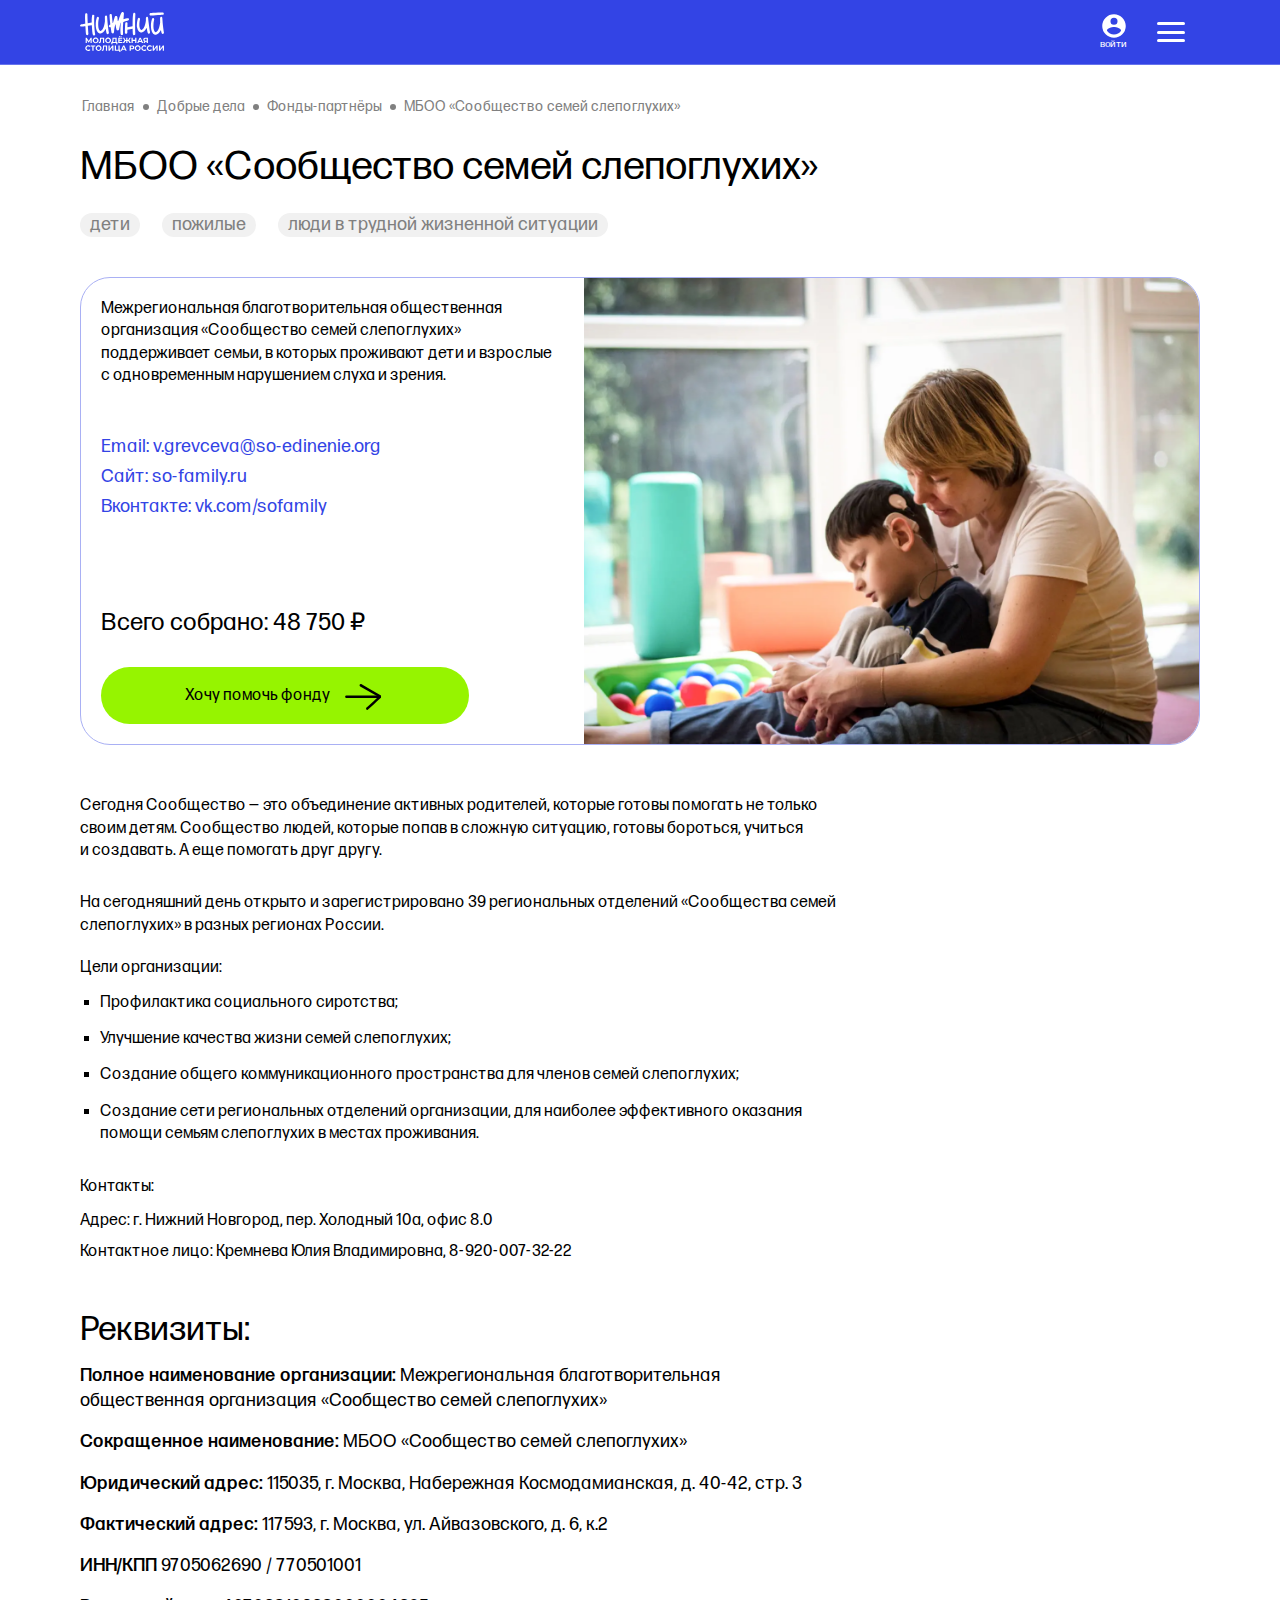
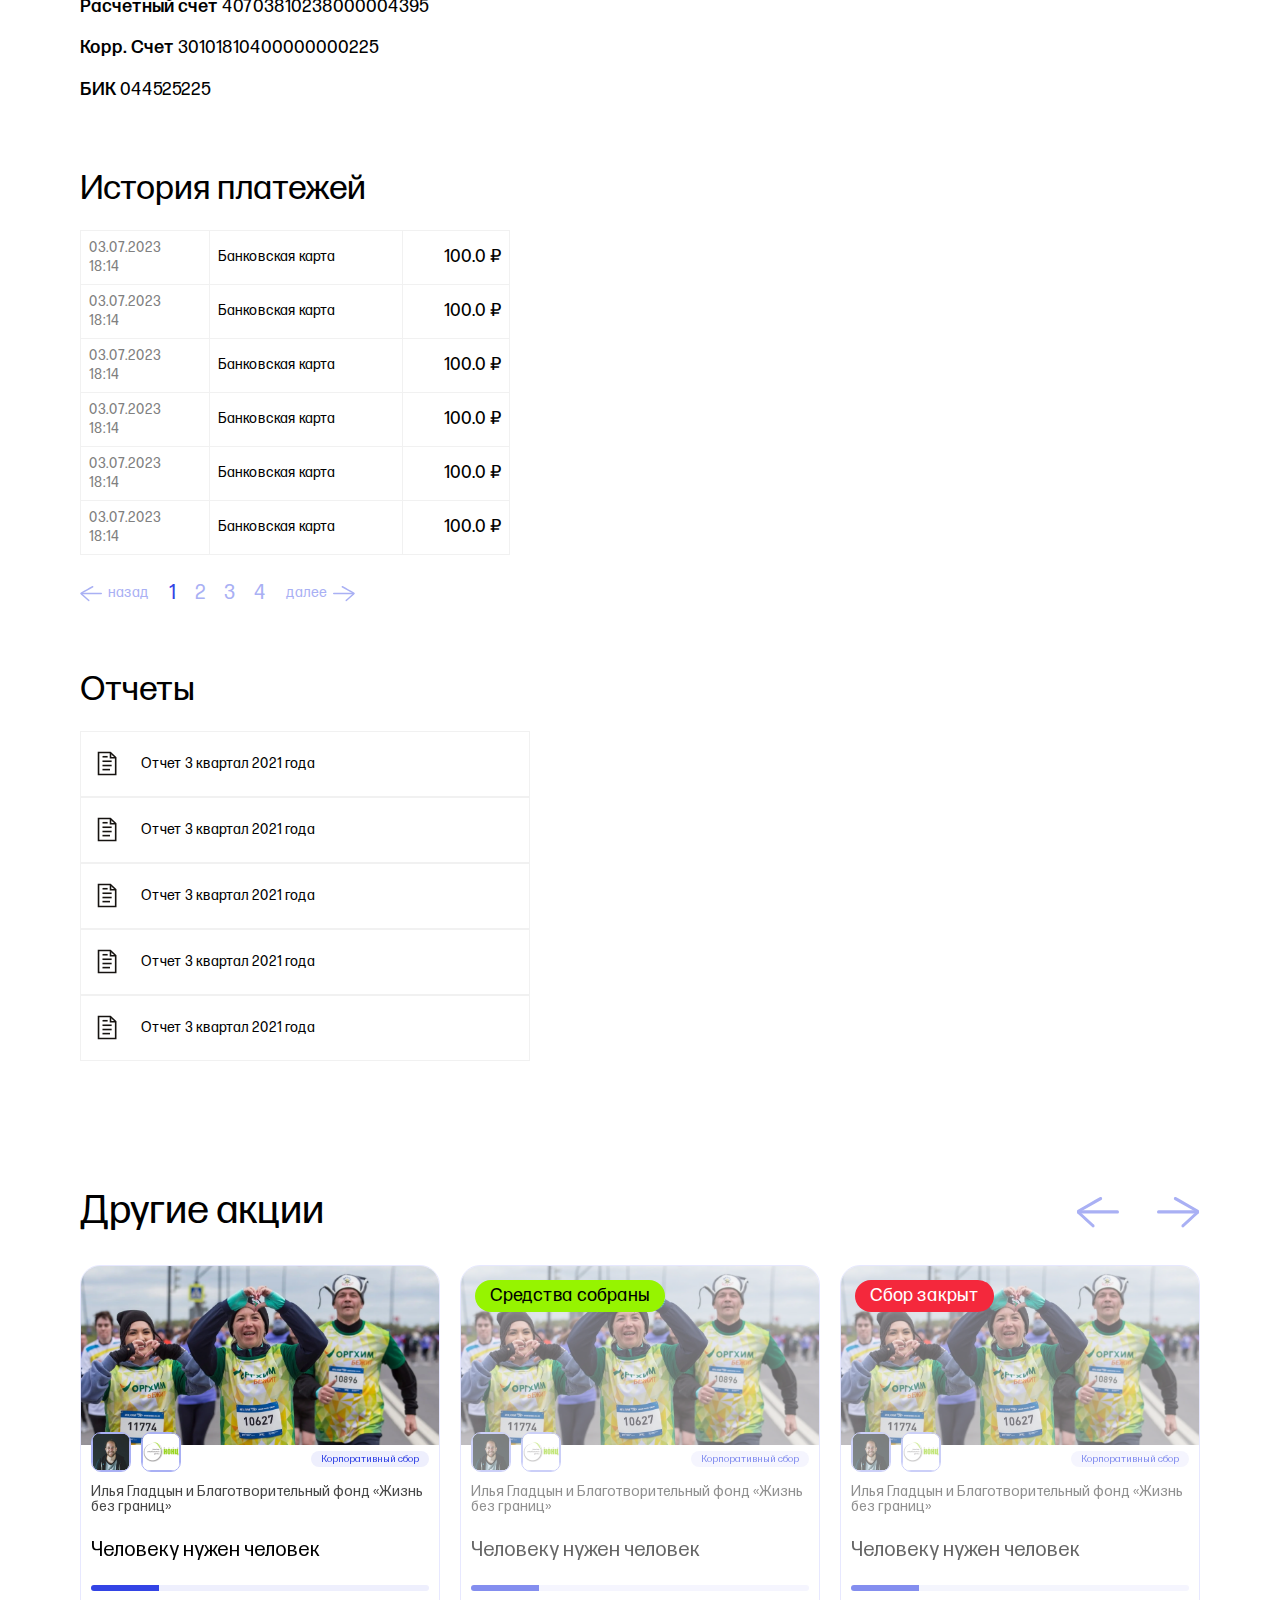
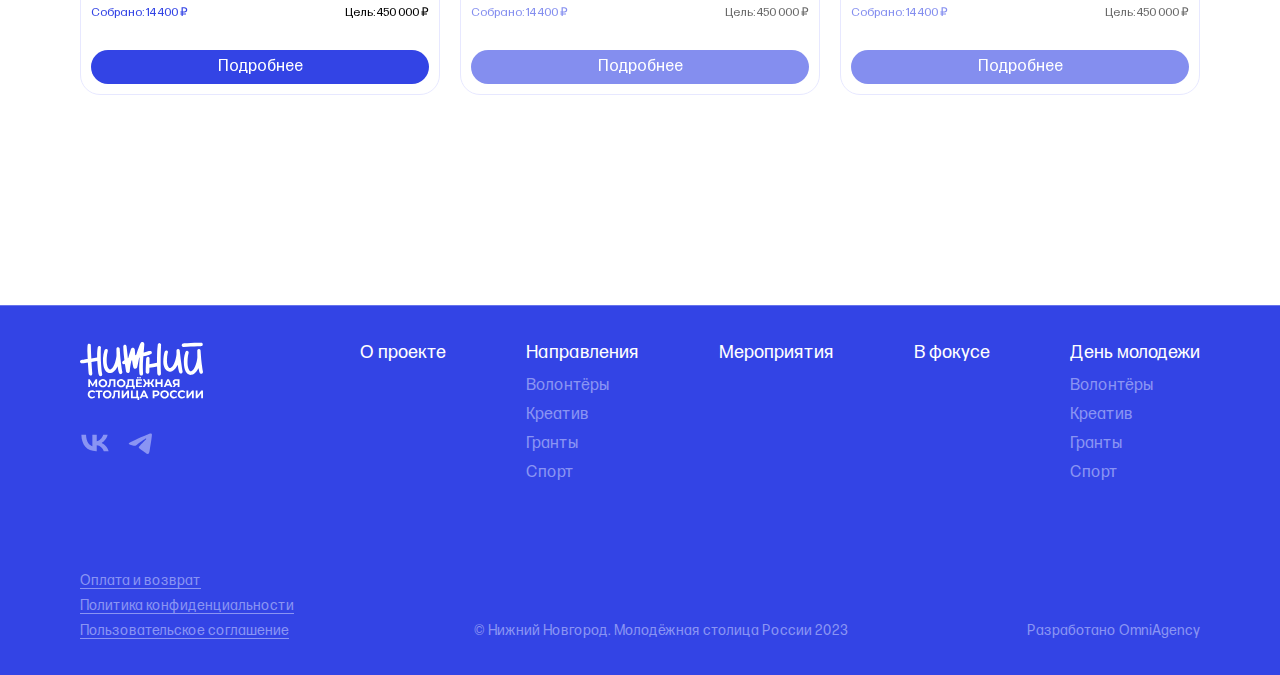
<file: fund.html>
<!DOCTYPE html>
<html lang="ru" class="page">
  <head>
  <meta charset="UTF-8" />
  <meta name="viewport" content="width=device-width, initial-scale=1.0" />
  <link rel="shortcut icon" href="favicon/favicon.ico" type="image/x-icon" />
  <link rel="apple-touch-icon" sizes="180x180" href="favicon/apple-touch-icon.png" />
  <link rel="icon" type="image/png" sizes="32x32" href="favicon/favicon-32x32.png" />
  <link rel="icon" type="image/png" sizes="16x16" href="favicon/favicon-16x16.png" />
  <meta http-equiv="X-UA-Compatible" content="ie=edge" />
  <meta name="theme-color" content="#111111" />
  <title>Добрые дела</title>
  <link rel="stylesheet" href="css/vendor.css" />
  <link rel="stylesheet" href="css/main.css" />
  <script defer src="js/jquery.min.js"></script>
  <script defer src="js/jquery.validate.js"></script>
  <script defer src="js/jq-inputmask.min.js"></script>
  <script defer src="js/datatables.js"></script>
  <script defer src="js/graph-modal.min.js"></script>
  <script defer src="js/fslightbox.js"></script>
  <script defer src="js/croppie.min.js"></script>
  <script defer src="js/main.js"></script>
</head>

  <body class="page__body">
    <header class="header">
  <div class="container">
    <div class="header__wrapper">
      <a href="#" class="header__logo">
        <img
        src="img/logo.svg"
        alt="Нижний"
        width="162"
        height="45"
      />
      </a>

      <nav class="nav" data-menu="">
        <div class="container nav-container">
          <ul class="nav__list list-reset">
            <li
              class="nav__item menu-item menu-item-type-custom menu-item-object-custom"
            >
              <a href="#" class="nav__link">О проекте</a>
              <div class="header-nav__arrow"></div>
            </li>
            <li
              class="nav__item menu-item-type-custom menu-item-object-custom menu-item-has-children"
            >
              <span class="nav__link">Направления</span>
              <div class="header-nav__arrow"></div>
              <ul class="sub-menu nav__submenu">
                <li
                  class="menu-item-type-post_type menu-item-object-page"
                >
                  <a href="#" class="nav__link">Волонтёры</a>
                  <div class="header-nav__arrow"></div>
                </li>
                <li
                  class="menu-item-type-post_type menu-item-object-page"
                >
                  <a href="#" class="nav__link">Креатив</a>
                  <div class="header-nav__arrow"></div>
                </li>
                <li
                  class="menu-item-type-post_type menu-item-object-page"
                >
                  <a href="#" class="nav__link">Гранты</a>
                  <div class="header-nav__arrow"></div>
                </li>
                <li
                  class="menu-item-type-post_type menu-item-object-page"
                >
                  <a href="#" class="nav__link">Спорт</a>
                  <div class="header-nav__arrow"></div>
                </li>
              </ul>
            </li>
            <li
              class="nav__item menu-item menu-item-type-post_type menu-item-object-page"
            >
              <a href="#" class="nav__link">Мероприятия</a>
              <div class="header-nav__arrow"></div>
            </li>
            <li
            class="nav__item menu-item menu-item-type-post_type menu-item-object-page"
          >
            <a href="#" class="nav__link">В фокусе</a>
            <div class="header-nav__arrow"></div>
          </li>
          <li
          class="nav__item menu-item-type-custom menu-item-object-custom menu-item-has-children"
        >
          <span class="nav__link">День молодежи</span>
          <div class="header-nav__arrow"></div>
          <ul class="sub-menu nav__submenu">
            <li
              class="menu-item-type-post_type menu-item-object-page"
            >
              <a href="#" class="nav__link">Волонтёры</a>
              <div class="header-nav__arrow"></div>
            </li>
            <li
              class="menu-item-type-post_type menu-item-object-page"
            >
              <a href="#" class="nav__link">Креатив</a>
              <div class="header-nav__arrow"></div>
            </li>
            <li
              class="menu-item-type-post_type menu-item-object-page"
            >
              <a href="#" class="nav__link">Гранты</a>
              <div class="header-nav__arrow"></div>
            </li>
            <li
              class="menu-item-type-post_type menu-item-object-page"
            >
              <a href="#" class="nav__link">Спорт</a>
              <div class="header-nav__arrow"></div>
            </li>
          </ul>
        </li>
          </ul>
        </div>
      </nav>

      <div class="header__wrap">
        <button class="header__enter">
          <svg>
            <use xlink:href="img/sprite.svg#avatar"></use>
          </svg>
          <span>войти</span>
        </button>
        <button
          class="burger btn-reset"
          aria-label="Открыть меню"
          aria-expanded="false"
          data-burger=""
        >
          <div class="burger-icon">
            <span></span>
          </div>
        </button>
      </div>
    </div>
  </div>
</header>

    <main class="main">
      <div class="breadcrumbs">
        <div class="container breadcrumbs__container">
          <div class="breadcrumbs__list list-reset">
            <li class="breadcrumbs__item">
              <a class="breadcrumbs__link" href="#" itemprop="url">Главная</a>
            </li>
            <li class="breadcrumbs__item">
              <a class="breadcrumbs__link" href="#" itemprop="url"
                >Добрые дела</a
              >
            </li>
            <li class="breadcrumbs__item">
              <a class="breadcrumbs__link" href="#" itemprop="url"
                >Фонды-партнёры</a
              >
            </li>
            <li class="breadcrumbs__item">
              <a class="breadcrumbs__link" href="#" itemprop="url"
                >МБОО «Сообщество семей слепоглухих»</a
              >
            </li>
          </div>
          <a class="base-back__link" href="#">
            <svg
              width="17"
              height="16"
              viewBox="0 0 17 16"
              fill="none"
              xmlns="http://www.w3.org/2000/svg"
            >
              <path
                d="M6.46922 14.8723C5.6088 14 4.74762 13.1292 3.8857 12.2599C2.86338 11.2251 1.84518 10.1862 0.818561 9.15802C0.718228 9.07301 0.638114 8.95549 0.586825 8.81809C0.535536 8.68069 0.515012 8.5286 0.527456 8.37817C0.530413 8.32389 0.53099 8.26942 0.529183 8.21503C0.516409 8.04593 0.548396 7.8766 0.620209 7.73319C0.692021 7.58978 0.799664 7.48026 0.926512 7.42154C2.41933 6.5491 3.90916 5.66678 5.40048 4.7894C6.84717 3.93804 8.29448 3.08675 9.74242 2.23556C9.82779 2.18652 9.92215 2.16683 10.0159 2.1785C10.1096 2.19016 10.1993 2.23276 10.2759 2.30194C10.3524 2.37113 10.4131 2.46442 10.4516 2.57229C10.4902 2.68016 10.5053 2.79875 10.4953 2.91595C10.4846 3.02754 10.4515 3.13375 10.3991 3.22468C10.3466 3.3156 10.2766 3.38828 10.1955 3.43595L2.40547 8.01992C2.19907 8.14158 1.99266 8.26323 1.76829 8.3967C1.823 8.45727 1.86182 8.50387 1.90475 8.54629L3.81592 10.476L6.58593 13.2862C6.78195 13.4827 6.97817 13.677 7.17195 13.878C7.25065 13.9541 7.31096 14.056 7.34607 14.1724C7.38118 14.2888 7.3897 14.4149 7.37067 14.5367C7.3563 14.6505 7.31698 14.7568 7.25708 14.844C7.19718 14.9311 7.11906 14.9955 7.03141 15.0301C6.93535 15.0696 6.83241 15.0757 6.73346 15.048C6.63451 15.0202 6.54321 14.9595 6.46922 14.8723Z"
                fill="#808080"
              ></path>
              <rect
                width="16"
                height="1"
                rx="0.5"
                transform="matrix(-1 0 0 1 17 8)"
                fill="#808080"
              ></rect>
            </svg>
            назад
          </a>
        </div>
      </div>
      <section class="fund">
        <div class="container">
          <div class="fund__inner">
            <h2 class="fund__title">МБОО «Сообщество семей слепоглухих»</h2>
            <div class="fund__tags">
              <div class="col__type stock__type fund__tag">дети</div>
              <div class="col__type stock__type fund__tag">пожилые</div>
              <div class="col__type stock__type fund__tag">люди в трудной жизненной ситуации</div>
            </div>
            <div class="fund-card">
              <div class="fund-card__text">
                <span class="fund-card__topic"><p>Межрегиональная благотворительная общественная организация «Сообщество семей слепоглухих» поддерживает семьи, в которых проживают дети и взрослые с одновременным нарушением слуха и зрения.</p></span>
                <div class="fund-card__links">
                  <div class="fund-card__link">
                    <span>Email:</span>
                    <a href="mailto:v.grevceva@so-edinenie.org">v.grevceva@so-edinenie.org</a>
                  </div>
                  <div class="fund-card__link">
                    <span>Сайт:</span>
                    <a href="https://so-family.ru/">so-family.ru</a>
                  </div>
                  <div class="fund-card__link">
                    <span>Вконтакте:</span>
                    <a href="https://vk.com/sofamily">vk.com/sofamily</a>
                  </div>
                </div>
                <div class="fund-card__footer">
                  <div class="fund-card__amount">
                    Всего собрано: <span>48 750 ₽</span>
                  </div>
                  <button class="btn-green fund-card__btn" data-graph-path="donate-popup">
                    Хочу помочь фонду
                    <svg class="">
                      <use xlink:href="img/sprite.svg#arrow_right"></use>
                    </svg>
                  </button>
                </div>
              </div>
              <div class="fund-card__img">
                <picture>
                  <source srcset="img/content/fund.webp" type="image/webp">
                  <img loading="lazy" src="img/content/fund.jpg" alt="">
                </picture>
              </div>
            </div>
            <div class="fund__content">
              <p>Сегодня Сообщество — это объединение активных родителей, которые готовы помогать не только своим детям. Сообщество людей, которые попав в сложную ситуацию, готовы бороться, учиться и создавать. А еще помогать друг другу.</p>
              <p>На сегодняшний день открыто и зарегистрировано 39 региональных отделений «Сообщества семей слепоглухих» в разных регионах России.</p>
              <h6>Цели организации:</h6>
              <ul>
                <li>Профилактика социального сиротства;</li>
                <li>Улучшение качества жизни семей слепоглухих;</li>
                <li>Создание общего коммуникационного пространства для членов семей слепоглухих;</li>
                <li>Создание сети региональных отделений организации, для наиболее эффективного оказания помощи семьям слепоглухих в местах проживания.</li>
              </ul>
              <h6>Контакты:</h6>
              <span>Адрес: г. Нижний Новгород, пер. Холодный 10а, офис 8.0</span>
              <span>Контактное лицо: Кремнева Юлия Владимировна, 8-920-007-32-22</span>
            </div>
            <div class="fund__requisite">
              <h3 class="title-h3">
                Реквизиты:
              </h2>
              <div><span>Полное наименование организации:</span> Межрегиональная благотворительная общественная организация «Сообщество семей слепоглухих»</div>
              <div><span>Сокращенное наименование:</span> МБОО «Сообщество семей слепоглухих»</div>
              <div><span>Юридический адрес:</span> 115035, г. Москва, Набережная Космодамианская, д. 40-42, стр. 3</div>
              <div><span>Фактический адрес:</span> 117593, г. Москва, ул. Айвазовского, д. 6, к.2</div>
              <div><span>ИНН/КПП</span> 9705062690 / 770501001</div>
              <div><span>Расчетный счет</span> 40703810238000004395</div>
              <div><span>Корр. Счет</span> 30101810400000000225</div>
              <div><span>БИК</span> 044525225</div>
            </div>
          </div>
        </div>
      </section>

      <div class="fund-hist">
        <div class="container">
          <div class="hist">
  <h3 class="title-h3 hist__title">
    История платежей
  </h3>
  <div class="hist__table">
    <table id="hist-table" data-page-length='6'>
      <thead>
        <tr>
          <th>1</th>
          <th>2</th>
          <th>3</th>
        </tr>
      </thead>
      <tbody>
        <tr>
          <td>
            <span>03.07.2023</span>
            <span>18:14</span>
          </td>
          <td>Банковская карта</td>
          <td>100.0 ₽</td>
        </tr>
        <tr>
          <td>
            <span>03.07.2023</span>
            <span>18:14</span>
          </td>
          <td>Банковская карта</td>
          <td>100.0 ₽</td>
        </tr>
        <tr>
          <td>
            <span>03.07.2023</span>
            <span>18:14</span>
          </td>
          <td>Банковская карта</td>
          <td>100.0 ₽</td>
        </tr>
        <tr>
          <td>
            <span>03.07.2023</span>
            <span>18:14</span>
          </td>
          <td>Банковская карта</td>
          <td>100.0 ₽</td>
        </tr>
        <tr>
          <td>
            <span>03.07.2023</span>
            <span>18:14</span>
          </td>
          <td>Банковская карта</td>
          <td>100.0 ₽</td>
        </tr>
        <tr>
          <td>
            <span>03.07.2023</span>
            <span>18:14</span>
          </td>
          <td>Банковская карта</td>
          <td>100.0 ₽</td>
        </tr>
        <tr>
          <td>
            <span>03.07.2023</span>
            <span>18:14</span>
          </td>
          <td>Банковская карта</td>
          <td>100.0 ₽</td>
        </tr>
        <tr>
          <td>
            <span>03.07.2023</span>
            <span>18:14</span>
          </td>
          <td>Банковская карта</td>
          <td>100.0 ₽</td>
        </tr>
        <tr>
          <td>
            <span>03.07.2023</span>
            <span>18:14</span>
          </td>
          <td>Банковская карта</td>
          <td>100.0 ₽</td>
        </tr>
        <tr>
          <td>
            <span>03.07.2023</span>
            <span>18:14</span>
          </td>
          <td>Банковская карта</td>
          <td>100.0 ₽</td>
        </tr>
        <tr>
          <td>
            <span>03.07.2023</span>
            <span>18:14</span>
          </td>
          <td>Банковская карта</td>
          <td>100.0 ₽</td>
        </tr>
        <tr>
          <td>
            <span>03.07.2023</span>
            <span>18:14</span>
          </td>
          <td>Банковская карта</td>
          <td>100.0 ₽</td>
        </tr>
        <tr>
          <td>
            <span>03.07.2023</span>
            <span>18:14</span>
          </td>
          <td>Банковская карта</td>
          <td>100.0 ₽</td>
        </tr>
        <tr>
          <td>
            <span>03.07.2023</span>
            <span>18:14</span>
          </td>
          <td>Банковская карта</td>
          <td>100.0 ₽</td>
        </tr>
        <tr>
          <td>
            <span>03.07.2023</span>
            <span>18:14</span>
          </td>
          <td>Банковская карта</td>
          <td>100.0 ₽</td>
        </tr>
        <tr>
          <td>
            <span>03.07.2023</span>
            <span>18:14</span>
          </td>
          <td>Банковская карта</td>
          <td>100.0 ₽</td>
        </tr>
        <tr>
          <td>
            <span>03.07.2023</span>
            <span>18:14</span>
          </td>
          <td>Банковская карта</td>
          <td>100.0 ₽</td>
        </tr>
        <tr>
          <td>
            <span>03.07.2023</span>
            <span>18:14</span>
          </td>
          <td>Банковская карта</td>
          <td>100.0 ₽</td>
        </tr>
        <tr>
          <td>
            <span>03.07.2023</span>
            <span>18:14</span>
          </td>
          <td>Банковская карта</td>
          <td>100.0 ₽</td>
        </tr>
        <tr>
          <td>
            <span>03.07.2023</span>
            <span>18:14</span>
          </td>
          <td>Банковская карта</td>
          <td>100.0 ₽</td>
        </tr>
      </tbody>
    </table>
  </div>
</div>

        </div>
      </div>

      <div class="report">
        <div class="container">
          <div class="report__inner">
            <h3 class="title-h3 hist__title">
              Отчеты
            </h3>
            <div class="report__items">
              <a href="#" class="report__item">
                <span class="report__text">Отчет 3 квартал 2021 года</span>
              </a>
              <a href="#" class="report__item">
                <span class="report__text">Отчет 3 квартал 2021 года</span>
              </a>
              <a href="#" class="report__item">
                <span class="report__text">Отчет 3 квартал 2021 года</span>
              </a>
              <a href="#" class="report__item">
                <span class="report__text">Отчет 3 квартал 2021 года</span>
              </a>
              <a href="#" class="report__item">
                <span class="report__text">Отчет 3 квартал 2021 года</span>
              </a>
            </div>
          </div>
        </div>
      </div>

      <section class="event">
  <div class="container">
    <div class="event__head">
      <h2 class="event__title section-title">Другие акции</h2>
      <div class="swiper-nav">
        <div
          class="event__prev swiper-button-event swiper-button-disabled"
          tabindex="-1"
          role="button"
          aria-label="Previous slide"
          aria-controls="swiper-wrapper-e65ce144671b12ad"
          aria-disabled="true"
        >
          <svg
            width="43"
            height="40"
            viewBox="0 0 43 40"
            fill="none"
            xmlns="http://www.w3.org/2000/svg"
          >
            <path
              d="M16.2081 35.9929C14.0059 33.9894 11.8018 31.9895 9.59585 29.9931C6.97933 27.6167 4.37312 25.2302 1.74585 22.8693C1.48948 22.675 1.2835 22.4031 1.15003 22.0828C1.01656 21.7626 0.960649 21.4061 0.988299 21.0518C0.994394 20.924 0.994454 20.7959 0.988476 20.6681C0.951758 20.2712 1.02843 19.8713 1.20666 19.5301C1.3849 19.189 1.65477 18.9255 1.97461 18.7805C5.73396 16.6467 9.48547 14.4898 13.2409 12.3445C16.8839 10.2629 20.5286 8.18136 24.1748 6.10002C24.3898 5.98001 24.6283 5.9285 24.866 5.95075C25.1038 5.973 25.3321 6.0682 25.5279 6.22664C25.7236 6.38508 25.8797 6.60109 25.9801 6.85259C26.0806 7.1041 26.1218 7.3821 26.0996 7.65819C26.0753 7.92118 25.9942 8.17273 25.8637 8.38942C25.7333 8.6061 25.5578 8.78085 25.3536 8.8974L5.73672 20.1057C5.21697 20.4031 4.69721 20.7006 4.13225 21.0268C4.27241 21.1662 4.37193 21.2736 4.48178 21.371L9.37313 25.8027L16.4629 32.257C16.9645 32.7084 17.4666 33.1543 17.9627 33.6162C18.1641 33.7907 18.3195 34.0271 18.4114 34.2988C18.5034 34.5705 18.5282 34.8667 18.4831 35.1539C18.4496 35.4222 18.3528 35.6746 18.2033 35.8827C18.0538 36.0908 17.8575 36.2467 17.6364 36.3328C17.394 36.4309 17.1334 36.4511 16.882 36.3913C16.6306 36.3315 16.3978 36.1938 16.2081 35.9929Z"
              fill="#A9B0F4"
            ></path>
            <rect
              width="42.0851"
              height="3.05834"
              rx="1.52917"
              transform="matrix(-1 0 0 1 42.9998 19.3696)"
              fill="#A9B0F4"
            ></rect>
          </svg>
        </div>
        <div
          class="event__next swiper-button-event"
          tabindex="0"
          role="button"
          aria-label="Next slide"
          aria-controls="swiper-wrapper-e65ce144671b12ad"
          aria-disabled="false"
        >
          <svg
            width="43"
            height="40"
            viewBox="0 0 43 40"
            fill="none"
            xmlns="http://www.w3.org/2000/svg"
          >
            <path
              d="M26.7919 35.9929C28.9941 33.9894 31.1982 31.9895 33.4041 29.9931C36.0207 27.6167 38.6269 25.2302 41.2541 22.8693C41.5105 22.675 41.7165 22.4031 41.85 22.0828C41.9834 21.7626 42.0394 21.4061 42.0117 21.0518C42.0056 20.924 42.0055 20.7959 42.0115 20.6681C42.0482 20.2712 41.9716 19.8713 41.7933 19.5301C41.6151 19.189 41.3452 18.9255 41.0254 18.7805C37.266 16.6467 33.5145 14.4898 29.7591 12.3445C26.1161 10.2629 22.4714 8.18136 18.8252 6.10002C18.6102 5.98001 18.3717 5.9285 18.134 5.95075C17.8962 5.973 17.6679 6.0682 17.4721 6.22664C17.2764 6.38508 17.1203 6.60109 17.0199 6.85259C16.9194 7.1041 16.8782 7.3821 16.9004 7.65819C16.9247 7.92118 17.0058 8.17273 17.1363 8.38942C17.2667 8.6061 17.4422 8.78085 17.6464 8.8974L37.2633 20.1057C37.783 20.4031 38.3028 20.7006 38.8678 21.0268C38.7276 21.1662 38.6281 21.2736 38.5182 21.371L33.6269 25.8027L26.5371 32.257C26.0355 32.7084 25.5334 33.1543 25.0373 33.6162C24.8359 33.7907 24.6805 34.0271 24.5886 34.2988C24.4966 34.5705 24.4718 34.8667 24.5169 35.1539C24.5504 35.4222 24.6472 35.6746 24.7967 35.8827C24.9462 36.0908 25.1425 36.2467 25.3636 36.3328C25.606 36.4309 25.8666 36.4511 26.118 36.3913C26.3694 36.3315 26.6022 36.1938 26.7919 35.9929Z"
              fill="#A9B0F4"
            ></path>
            <rect
              x="0.000244141"
              y="19.3696"
              width="42.0851"
              height="3.05834"
              rx="1.52917"
              fill="#A9B0F4"
            ></rect>
          </svg>
        </div>
      </div>
    </div>
    <div class="event__grid">
      <div class="event__slider">
        <div class="swiper swiper-other">
          <div class="swiper-wrapper">
            <div class="swiper-slide">
              <div class="help__stock stock">
                <div class="stock__wrap">
                  <picture class="stock__img">
                    <source srcset="img/content/stock.webp" type="image/webp" />
                    <img loading="lazy" src="img/content/stock.jpg" alt="Обложка сбора" />
                  </picture>
                  <div class="stock__body">
                    <div class="stock__avatars">
                      <div class="stock__icons">
                        <div class="stock__avatar">
                          <img src="img/content/avatar_1.jpg" alt="Автор" />
                        </div>
                        <div class="stock__avatar">
                          <img src="img/content/fund_logo.jpg" alt="Фонд" />
                        </div>
                      </div>
                      <div class="stock__type">Корпоративный сбор</div>
                    </div>
                    <span class="stock__authors">
                      Илья Гладцын и Благотворительный фонд «Жизнь без границ»
                    </span>
                    <h3 class="stock__title">Человеку нужен человек</h3>
                    <div class="stock__footer">
                      <div class="stock__range"></div>
                      <div class="stock__cost">
                        <span class="stock__collected">Собрано: 14 400 ₽</span>
                        <span class="stock__aim">Цель: 450 000 ₽</span>
                      </div>
                    </div>
                    <a href="#" class="help__btn btn-main"> Подробнее </a>
                  </div>
                </div>
              </div>
            </div>
            <div class="swiper-slide">
              <div class="help__stock stock stock-done">
                <div class="stock__status stock__status-done">Средства собраны</div>
                <div class="stock__wrap">
                  <picture class="stock__img">
                    <source srcset="img/content/stock.webp" type="image/webp" />
                    <img loading="lazy" src="img/content/stock.jpg" alt="Обложка сбора" />
                  </picture>
                  <div class="stock__body">
                    <div class="stock__avatars">
                      <div class="stock__icons">
                        <div class="stock__avatar">
                          <img src="img/content/avatar_1.jpg" alt="Автор" />
                        </div>
                        <div class="stock__avatar">
                          <img src="img/content/fund_logo.jpg" alt="Фонд" />
                        </div>
                      </div>
                      <div class="stock__type">Корпоративный сбор</div>
                    </div>
                    <span class="stock__authors">
                      Илья Гладцын и Благотворительный фонд «Жизнь без границ»
                    </span>
                    <h3 class="stock__title">Человеку нужен человек</h3>
                    <div class="stock__footer">
                      <div class="stock__range"></div>
                      <div class="stock__cost">
                        <span class="stock__collected">Собрано: 14 400 ₽</span>
                        <span class="stock__aim">Цель: 450 000 ₽</span>
                      </div>
                    </div>
                    <a href="#" class="help__btn btn-main"> Подробнее </a>
                  </div>
                </div>
              </div>
            </div>
            <div class="swiper-slide">
              <div class="help__stock stock stock-done">
                <div class="stock__status stock__status-closed">Сбор закрыт</div>
                <div class="stock__wrap">
                  <picture class="stock__img">
                    <source srcset="img/content/stock.webp" type="image/webp" />
                    <img loading="lazy" src="img/content/stock.jpg" alt="Обложка сбора" />
                  </picture>
                  <div class="stock__body">
                    <div class="stock__avatars">
                      <div class="stock__icons">
                        <div class="stock__avatar">
                          <img src="img/content/avatar_1.jpg" alt="Автор" />
                        </div>
                        <div class="stock__avatar">
                          <img src="img/content/fund_logo.jpg" alt="Фонд" />
                        </div>
                      </div>
                      <div class="stock__type">Корпоративный сбор</div>
                    </div>
                    <span class="stock__authors">
                      Илья Гладцын и Благотворительный фонд «Жизнь без границ»
                    </span>
                    <h3 class="stock__title">Человеку нужен человек</h3>
                    <div class="stock__footer">
                      <div class="stock__range"></div>
                      <div class="stock__cost">
                        <span class="stock__collected">Собрано: 14 400 ₽</span>
                        <span class="stock__aim">Цель: 450 000 ₽</span>
                      </div>
                    </div>
                    <a href="#" class="help__btn btn-main"> Подробнее </a>
                  </div>
                </div>
              </div>
            </div>
          </div>
          <div class="swiper-pagination event-pagination">
            <span
              class="swiper-pagination-bullet swiper-pagination-bullet-active"
            ></span
            ><span class="swiper-pagination-bullet"></span>
          </div>
        </div>
      </div>
    </div>
  </div>
</section>

    </main>

    <div class="graph-modal">
      <div
  class="graph-modal__container donate-popup"
  role="dialog"
  aria-modal="true"
  data-graph-target="donate-popup"
>
  <button
    class="btn-reset js-modal-close graph-modal__close"
    aria-label="Закрыть модальное окно"
  ></button>
  <div class="graph-modal__content">
    <h3 class="title-h3 popup__title">Пожертвование</h3>
    <div class="donate-popup__body">
      <form id="donate-form">
        <div class="popup__item">
          <h4 class="popup-h4">Тип платежа</h4>
          <div class="categories-box donate-popup" id="col_filter">
            <div class="categories-box__item">
              <input
                type="radio"
                name="donate_filter"
                checked
                id="donate-1"
                value="1"
                class="donate-popup__checkbox"
              />
              <label for="donate-1">Разовый</label>
            </div>
            <div class="categories-box__item">
              <input
                type="radio"
                name="donate_filter"
                id="donate-2"
                value="2"
                class="donate-popup__checkbox"
              />
              <label for="donate-2">Ежемесячный</label>
            </div>
          </div>
          <div class="donate-popup__month" style="display: none;">
            Ежемесячное пожертвование раз в месяц списывается с банковской карты. В любой момент вы сможете отключить его
          </div>
        </div>
        <div class="popup__item">
          <h4 class="popup-h4">О вас</h4>
          <div class="popup__input">
            <input type="text" name="donate_emal" placeholder="Email" />
          </div>
          <div class="popup__input">
            <input
              type="text"
              name="donate_name"
              placeholder="Имя, фамилия, отчество"
            />
          </div>
        </div>
        <div class="popup__item">
          <h4 class="popup-h4">Сумма пожертвования</h4>
          <div class="donate-popup__amounts">
            <div class="categories-box__item">
              <input
                type="radio"
                name="donate_amount"
                id="donate_amount1"
                value="2"
                checked
                class="donate-popup__amount"
              />
              <label for="donate_amount1">100 ₽</label>
            </div>
            <div class="categories-box__item">
              <input
                type="radio"
                name="donate_amount"
                id="donate_amount2"
                value="2"
                class="donate-popup__amount"
              />
              <label for="donate_amount2">200 ₽</label>
            </div>
            <div class="categories-box__item">
              <input
                type="radio"
                name="donate_amount"
                id="donate_amount3"
                value="2"
                class="donate-popup__amount"
              />
              <label for="donate_amount3">500 ₽</label>
            </div>
            <div class="categories-box__item">
              <input
                type="radio"
                name="donate_amount"
                id="donate_amount4"
                value="2"
                class="donate-popup__amount"
              />
              <label for="donate_amount4">750 ₽</label>
            </div>
            <div class="categories-box__item">
              <input
                type="radio"
                name="donate_amount"
                id="donate_amount5"
                value="2"
                class="donate-popup__amount"
              />
              <label for="donate_amount5">1 000 ₽</label>
            </div>
            <div class="categories-box__item">
              <input
                type="radio"
                name="donate_amount"
                id="donate_amount6"
                value="2"
                class="donate-popup__amount"
              />
              <label for="donate_amount6">1 500 ₽</label>
            </div>
            <div class="categories-box__item">
              <input
                type="radio"
                name="donate_amount"
                id="donate_amount7"
                value="2"
                class="donate-popup__amount"
              />
              <label for="donate_amount7">2 000 ₽</label>
            </div>
            <div class="categories-box__item">
              <input
                type="radio"
                name="donate_amount"
                id="donate_amount8"
                value="2"
                class="donate-popup__amount"
              />
              <label for="donate_amount8">3000 ₽</label>
            </div>
            <div class="categories-box__item">
              <input
                type="radio"
                name="donate_amount"
                id="donate_amount9"
                value="2"
                class="donate-popup__amount"
              />
              <label for="donate_amount9">Другая сумма</label>
            </div>
          </div>
          <div class="popup__input donate-popup__amount--other" style="display: none;">
            <input
              type="text"
              name="donate_amount_other"
              placeholder="Введите другую сумму"
            />
          </div>
        </div>
        <div class="donate-popup__way">
          <span>Способ оплаты</span>
          <div class="donate-popup__credits">
            <div class="donate-popup__credit">
              <img src="img/content/mastercard.svg" alt="MasterCard">
            </div>
            <div class="donate-popup__credit">
              <img src="img/content/visa.svg" alt="Visa">
            </div>
            <div class="donate-popup__credit">
              <img src="img/content/mir.svg" alt="Mir">
            </div>
          </div>
        </div>
        <div class="donate-popup__checkboxes">
          <div class="pp__check">
            <div class="pp-check pp-check_c">
              <div class="pp-check__checkbox">
                <div class="check">
                  <input class="styled-checkbox" id="donate-agree1" value="" name="donate_checkbox1" type="checkbox">
                  <label for="donate-agree1"></label>
                </div>
              </div>
              <div class="pp-check__text">
                <span>
                  <label for="donate-agree1">
                    Я согласен на обработку персональных данных в соответствии с Федеральным законом от 27.07.2006 № 152-ФЗ
                  </label>
                </span>
              </div>
            </div>
          </div>
          <div class="pp__check">
            <div class="pp-check pp-check_c">
              <div class="pp-check__checkbox">
                <div class="check">
                  <input class="styled-checkbox" id="donate-agree3" value="" name="donate_checkbox3" type="checkbox">
                  <label for="donate-agree3"></label>
                </div>
              </div>
              <div class="pp-check__text">
                <span>
                  <label for="donate-agree3">
                    Принимаю условия <a href="#">договора оферты</a>
                  </label>
                </span>
              </div>
            </div>
          </div>
        </div>
        <button class="btn-green donate__link partner__link popup__btn donate-popup__btn">
          Отправить
          <svg class="">
            <use xlink:href="img/sprite.svg#arrow_right"></use>
          </svg>
        </button>
        <div class="donate-popup__unsub">
          Чтобы отписаться от рекурентных платежей <a href="#">заполните анкету</a>, и наш модератор отпишет вас в течение рабочего дня.
        </div>
      </form>
    </div>
  </div>
</div>

    </div>

    <footer class="footer">
  <div class="container">
    <div class="footer__top">
      <div class="footer__wrap">
        <a href="#" class="footer__logo">
          <img
            src="img/logo.svg"
            alt="Нижний"
            width="162"
            height="45"
          />
        </a>
        <ul class="socials list-reset">
          <li>
            <a href="#" target="_blank" class="socials__link">
              <svg
                width="30"
                height="30"
                viewBox="0 0 30 30"
                fill="none"
                xmlns="http://www.w3.org/2000/svg"
              >
                <path
                  d="M16.2178 23.1818C6.89975 23.1818 1.58498 17.0392 1.36353 6.81812H6.03106C6.18438 14.3202 9.62532 17.4979 12.3509 18.1531V6.81812H16.746V13.2882C19.4375 13.0098 22.265 10.0614 23.2189 6.81812H27.614C26.8815 10.8148 23.8152 13.7632 21.6348 14.9754C23.8152 15.9582 27.3075 18.5298 28.6363 23.1818H23.7982C22.7591 20.0695 20.17 17.6617 16.746 17.3341V23.1818H16.2178Z"
                  fill="#8A94F3"
                ></path>
              </svg>
            </a>
          </li>
          <li>
            <a href="#" target="_blank" class="socials__link">
              <svg
                width="30"
                height="30"
                viewBox="0 0 30 30"
                fill="none"
                xmlns="http://www.w3.org/2000/svg"
              >
                <path
                  fill-rule="evenodd"
                  clip-rule="evenodd"
                  d="M4.32092 14.2601C10.5437 11.3735 14.6932 9.4705 16.7695 8.55105C22.6975 5.92584 23.9293 5.46981 24.7322 5.45475C24.9087 5.45144 25.3036 5.49803 25.5593 5.71899C25.7753 5.90555 25.8347 6.15758 25.8631 6.33447C25.8915 6.51136 25.927 6.91431 25.8988 7.22917C25.5776 10.8229 24.1876 19.5439 23.4804 23.5689C23.1812 25.2721 22.592 25.8431 22.0216 25.899C20.782 26.0205 19.8407 25.0268 18.6401 24.1888C16.7613 22.8776 15.7 22.0614 13.8763 20.7819C11.7688 19.3032 13.135 18.4905 14.3361 17.1623C14.6504 16.8147 20.1122 11.5253 20.2179 11.0455C20.2311 10.9855 20.2434 10.7618 20.1186 10.6437C19.9937 10.5256 19.8095 10.566 19.6766 10.5981C19.4882 10.6436 16.4869 12.7557 10.6727 16.9344C9.8208 17.5573 9.04917 17.8607 8.35781 17.8448C7.59565 17.8273 6.12955 17.386 5.03965 17.0088C3.70286 16.5461 2.64039 16.3015 2.73291 15.5158C2.7811 15.1065 3.31044 14.688 4.32092 14.2601Z"
                  fill="#8A94F3"
                ></path>
              </svg>
            </a>
          </li>
        </ul>
      </div>

      <ul class="nav__list list-reset footer__nav">
        <li
          class="nav__item menu-item menu-item-type-custom menu-item-object-custom"
        >
          <a href="#" class="nav__link">О проекте</a>
          <div class="header-nav__arrow"></div>
        </li>
        <li
          class="nav__item menu-item-type-custom menu-item-object-custom menu-item-has-children"
        >
          <span class="nav__link">Направления</span>
          <div class="header-nav__arrow"></div>
          <ul class="sub-menu nav__submenu">
            <li
              class="menu-item-type-post_type menu-item-object-page"
            >
              <a href="#" class="nav__link">Волонтёры</a>
              <div class="header-nav__arrow"></div>
            </li>
            <li
              class="menu-item-type-post_type menu-item-object-page"
            >
              <a href="#" class="nav__link">Креатив</a>
              <div class="header-nav__arrow"></div>
            </li>
            <li
              class="menu-item-type-post_type menu-item-object-page"
            >
              <a href="#" class="nav__link">Гранты</a>
              <div class="header-nav__arrow"></div>
            </li>
            <li
              class="menu-item-type-post_type menu-item-object-page"
            >
              <a href="#" class="nav__link">Спорт</a>
              <div class="header-nav__arrow"></div>
            </li>
          </ul>
        </li>
        <li
          class="nav__item menu-item menu-item-type-post_type menu-item-object-page"
        >
          <a href="#" class="nav__link">Мероприятия</a>
          <div class="header-nav__arrow"></div>
        </li>
        <li
        class="nav__item menu-item menu-item-type-post_type menu-item-object-page"
      >
        <a href="#" class="nav__link">В фокусе</a>
        <div class="header-nav__arrow"></div>
      </li>
      <li
      class="nav__item menu-item-type-custom menu-item-object-custom menu-item-has-children"
    >
      <span class="nav__link">День молодежи</span>
      <div class="header-nav__arrow"></div>
      <ul class="sub-menu nav__submenu">
        <li
          class="menu-item-type-post_type menu-item-object-page"
        >
          <a href="#" class="nav__link">Волонтёры</a>
          <div class="header-nav__arrow"></div>
        </li>
        <li
          class="menu-item-type-post_type menu-item-object-page"
        >
          <a href="#" class="nav__link">Креатив</a>
          <div class="header-nav__arrow"></div>
        </li>
        <li
          class="menu-item-type-post_type menu-item-object-page"
        >
          <a href="#" class="nav__link">Гранты</a>
          <div class="header-nav__arrow"></div>
        </li>
        <li
          class="menu-item-type-post_type menu-item-object-page"
        >
          <a href="#" class="nav__link">Спорт</a>
          <div class="header-nav__arrow"></div>
        </li>
      </ul>
    </li>
      </ul>
    </div>
    <div class="footer__bottom">
      <div class="footer__links">
        <a href="#" class="footer__link">
          <span>Оплата и возврат</span>
        </a>
        <a href="#" class="footer__link">
          <span>Политика конфиденциальности</span>
        </a>
        <a href="#" class="footer__link">
          <span>Пользовательское соглашение</span>
        </a>
      </div>
      <div class="footer__copyright">
        © Нижний Новгород. Молодёжная столица России 2023
      </div>
      <a
        href="#"
        class="footer__link footer__link--nounderline"
      >
        <span> Разработано OmniAgency</span>
      </a>
    </div>
  </div>
</footer>

  </body>
</html>
</file>
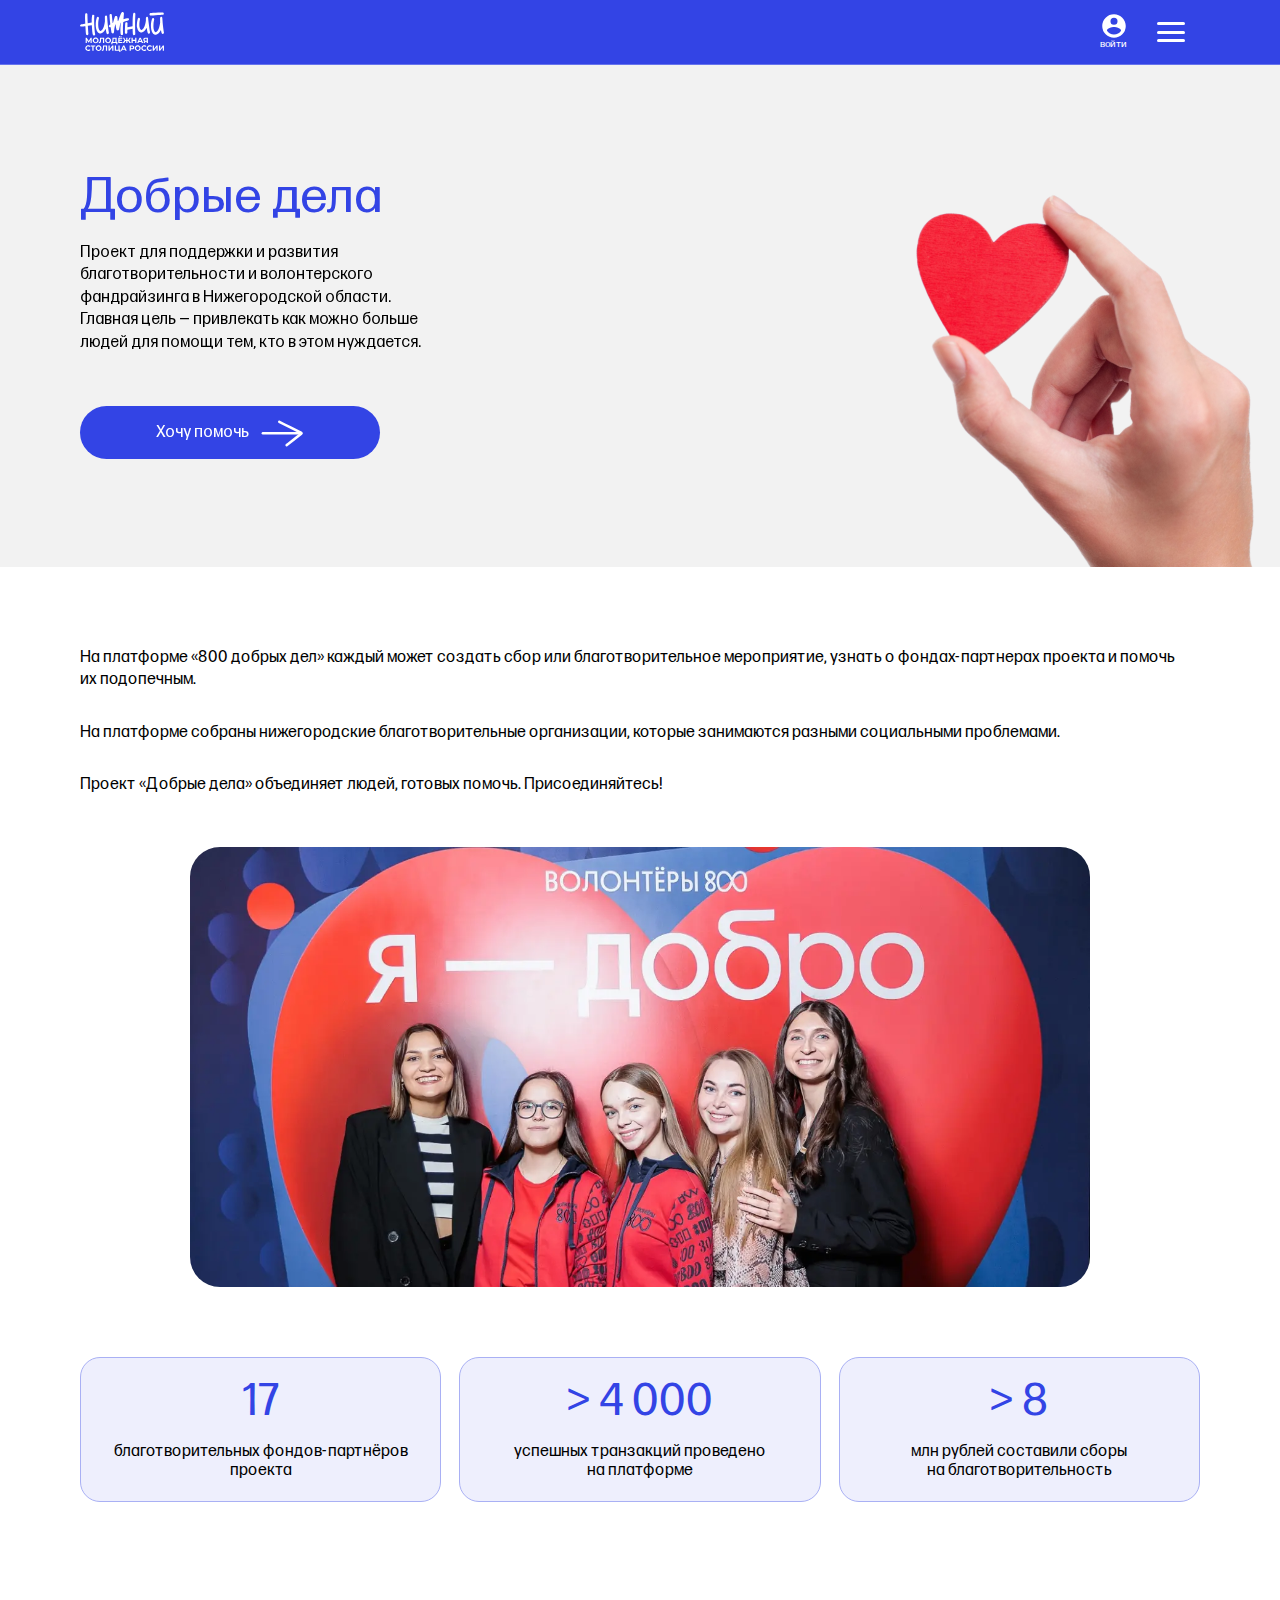
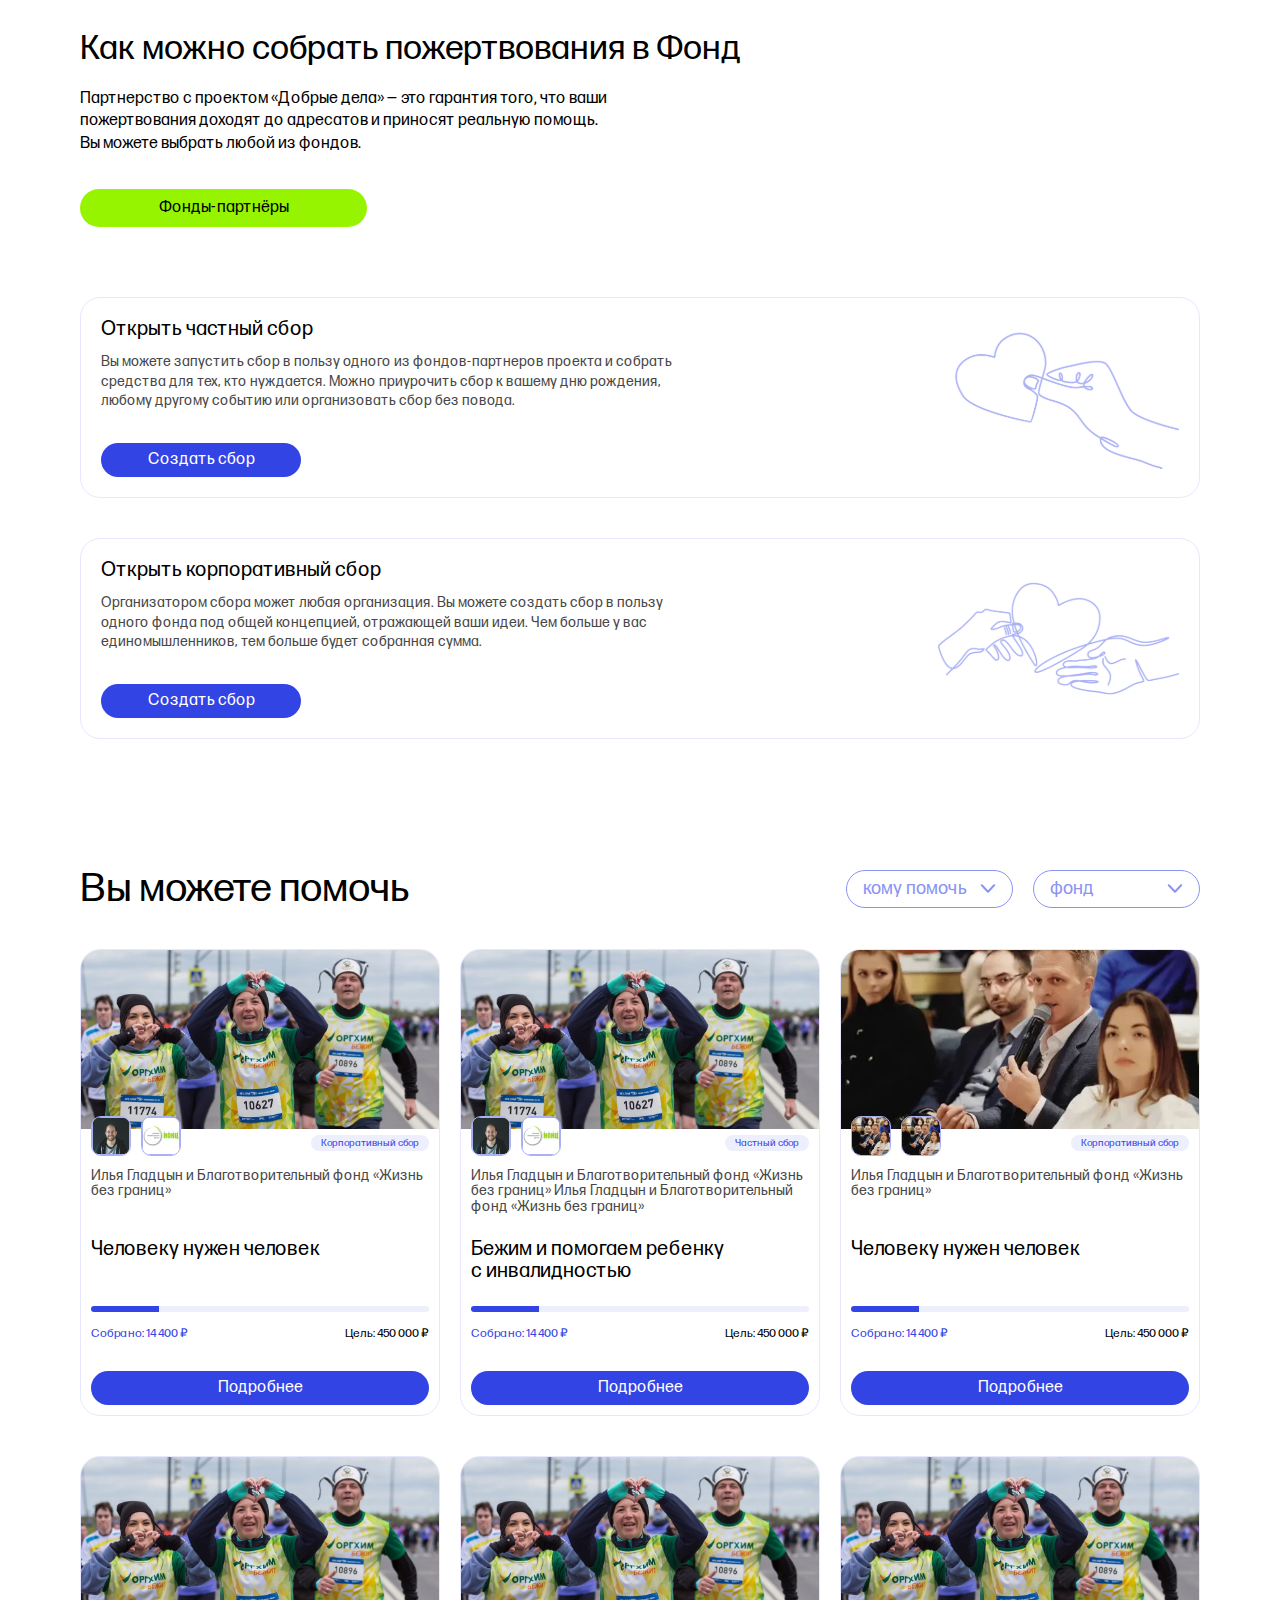
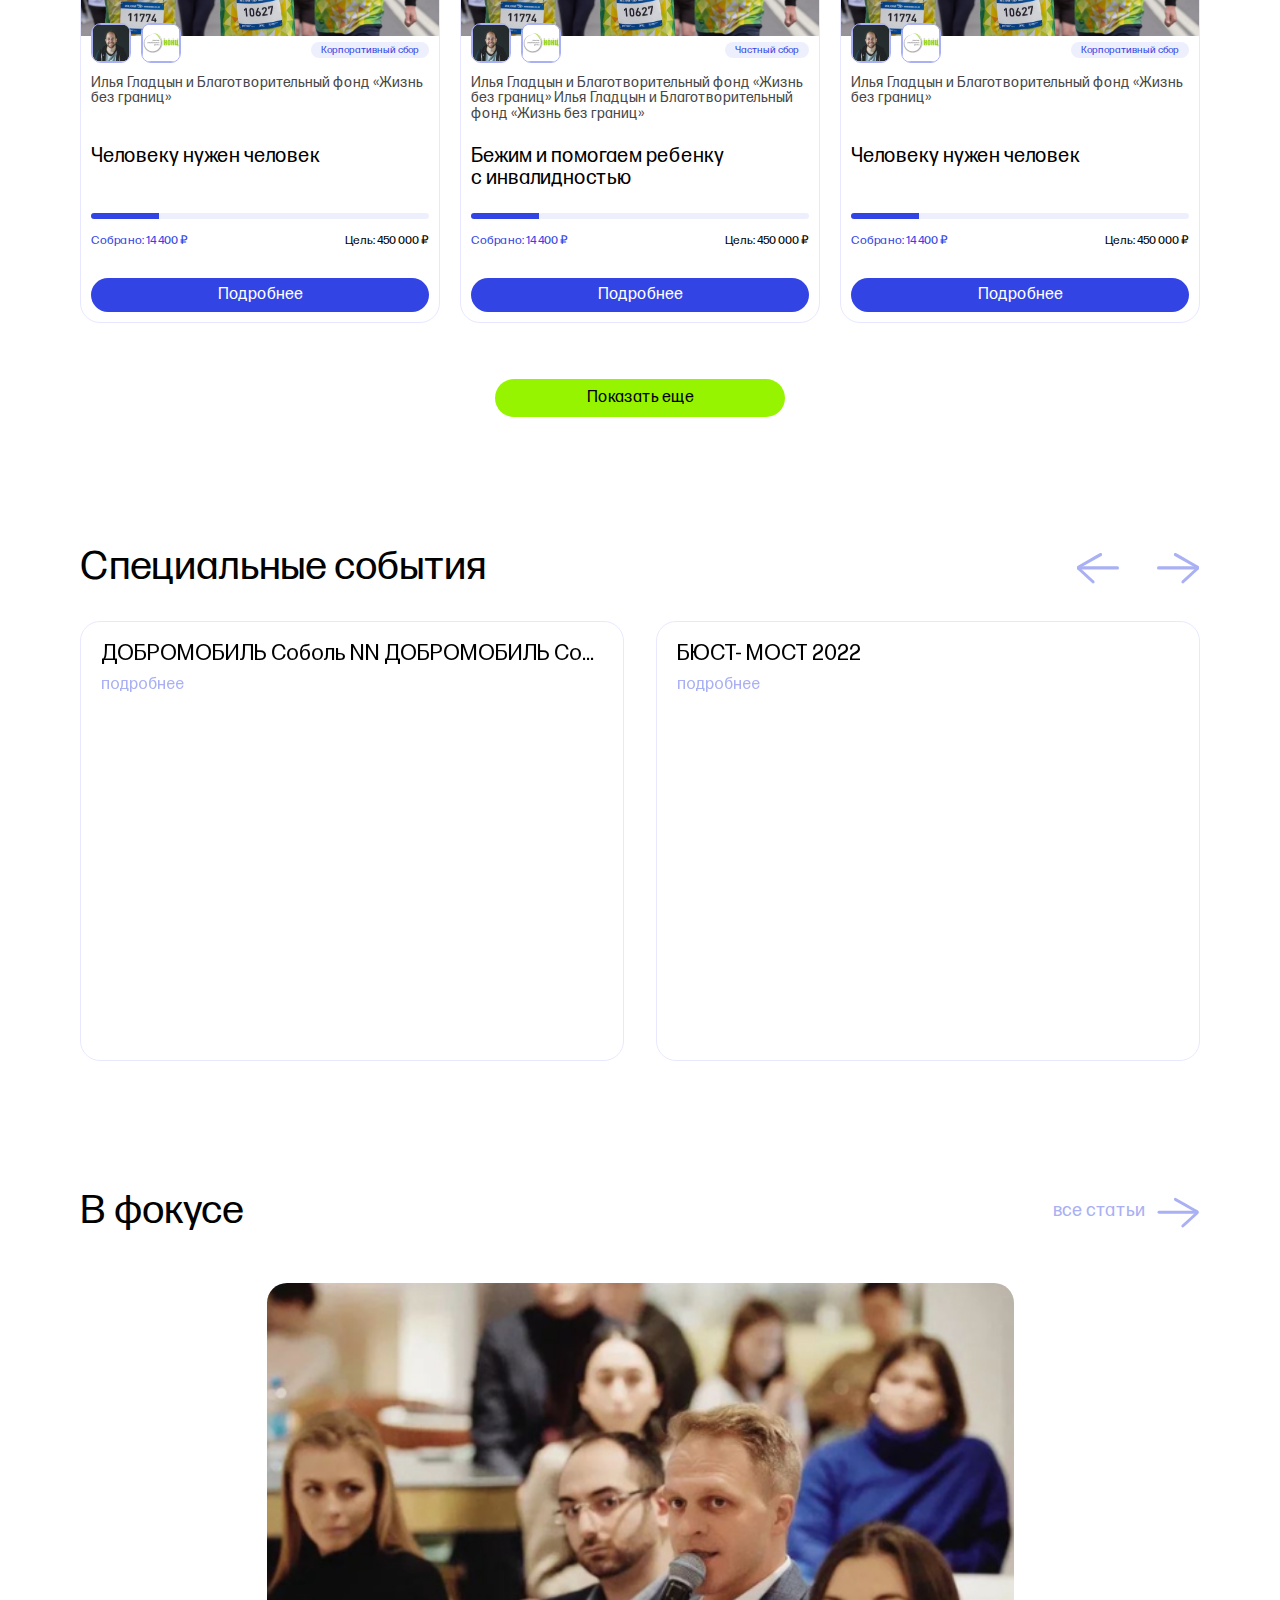
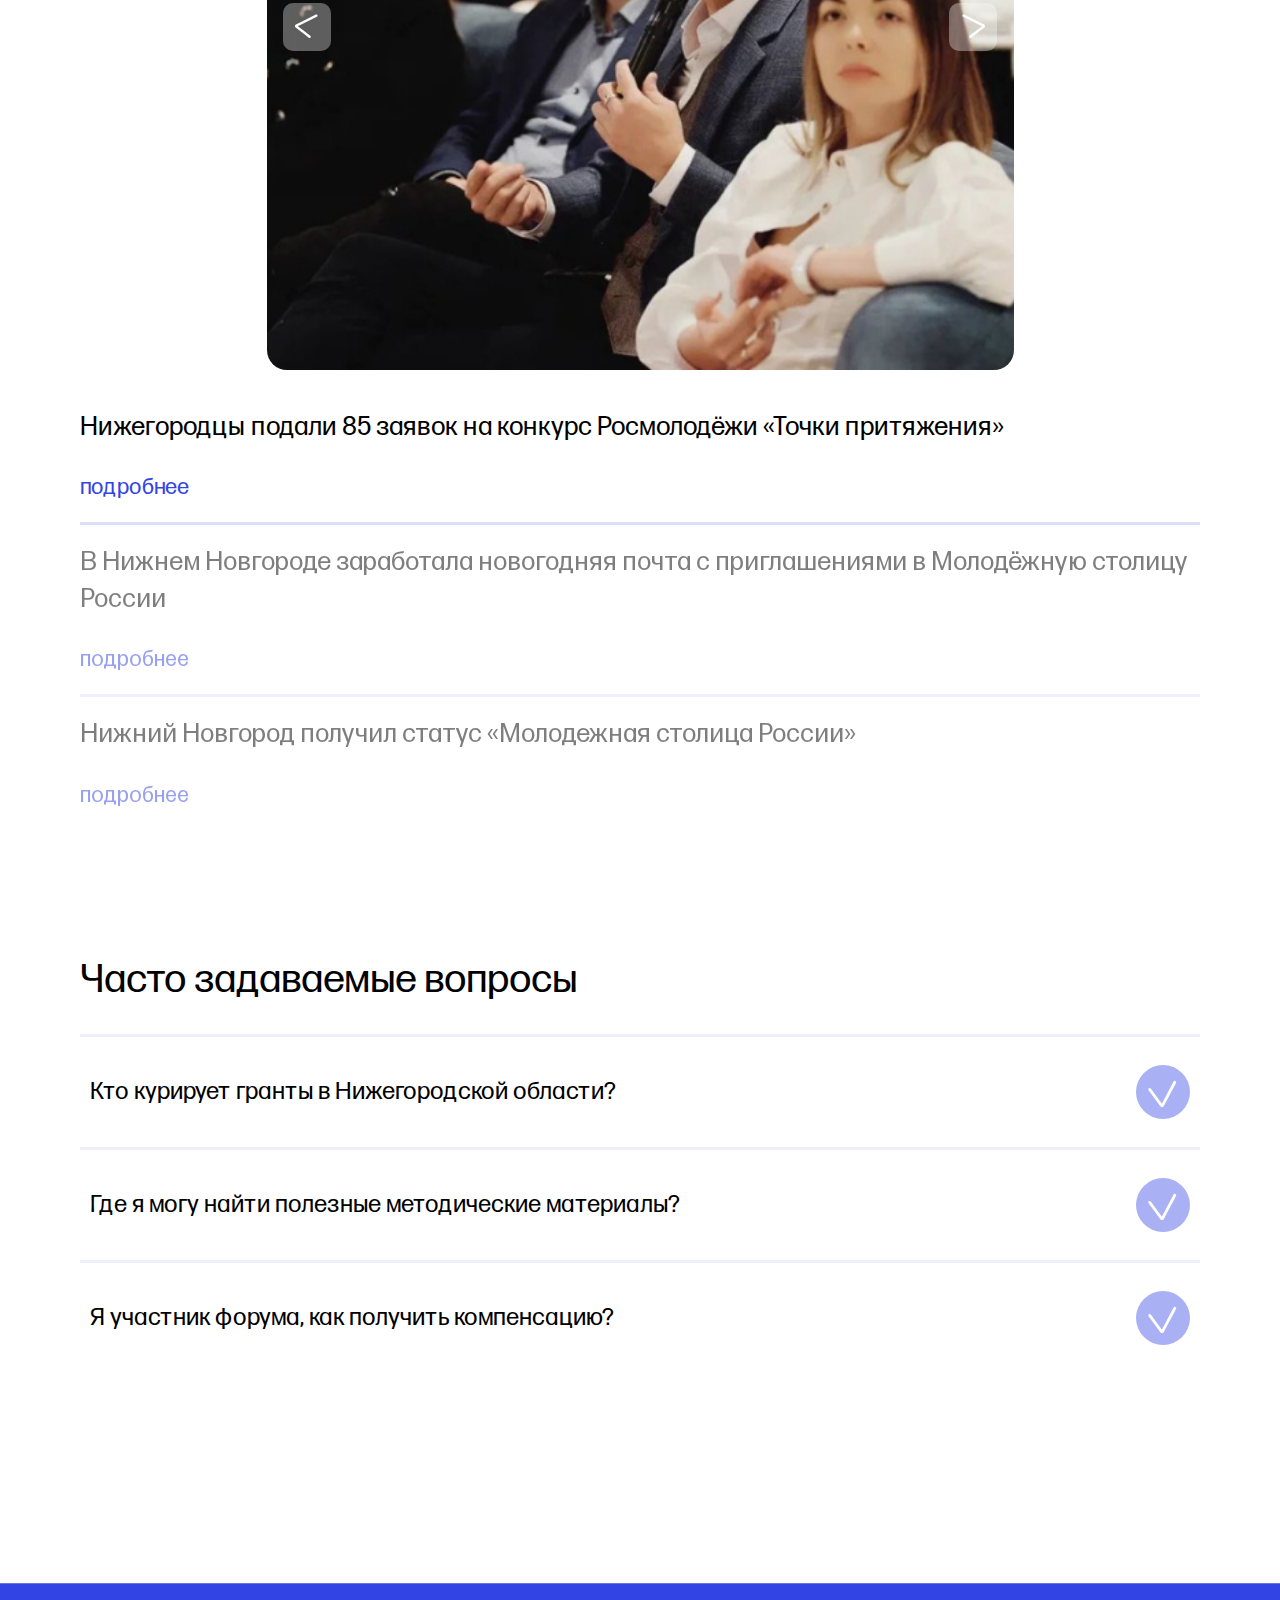
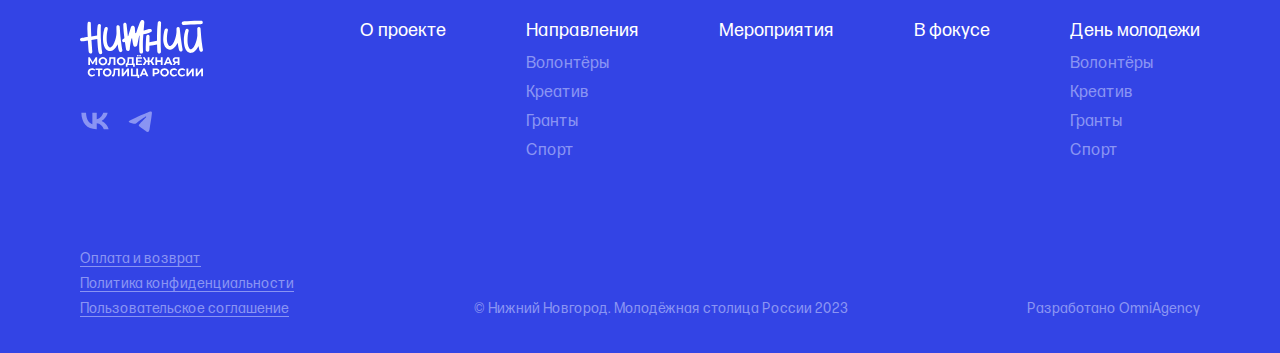
<file: main-page.html>
<!DOCTYPE html>
<html lang="ru" class="page">
  <head>
  <meta charset="UTF-8" />
  <meta name="viewport" content="width=device-width, initial-scale=1.0" />
  <link rel="shortcut icon" href="favicon/favicon.ico" type="image/x-icon" />
  <link rel="apple-touch-icon" sizes="180x180" href="favicon/apple-touch-icon.png" />
  <link rel="icon" type="image/png" sizes="32x32" href="favicon/favicon-32x32.png" />
  <link rel="icon" type="image/png" sizes="16x16" href="favicon/favicon-16x16.png" />
  <meta http-equiv="X-UA-Compatible" content="ie=edge" />
  <meta name="theme-color" content="#111111" />
  <title>Добрые дела</title>
  <link rel="stylesheet" href="css/vendor.css" />
  <link rel="stylesheet" href="css/main.css" />
  <script defer src="js/jquery.min.js"></script>
  <script defer src="js/jquery.validate.js"></script>
  <script defer src="js/jq-inputmask.min.js"></script>
  <script defer src="js/datatables.js"></script>
  <script defer src="js/graph-modal.min.js"></script>
  <script defer src="js/fslightbox.js"></script>
  <script defer src="js/croppie.min.js"></script>
  <script defer src="js/main.js"></script>
</head>

  <body class="page__body">
    <header class="header">
  <div class="container">
    <div class="header__wrapper">
      <a href="#" class="header__logo">
        <img
        src="img/logo.svg"
        alt="Нижний"
        width="162"
        height="45"
      />
      </a>

      <nav class="nav" data-menu="">
        <div class="container nav-container">
          <ul class="nav__list list-reset">
            <li
              class="nav__item menu-item menu-item-type-custom menu-item-object-custom"
            >
              <a href="#" class="nav__link">О проекте</a>
              <div class="header-nav__arrow"></div>
            </li>
            <li
              class="nav__item menu-item-type-custom menu-item-object-custom menu-item-has-children"
            >
              <span class="nav__link">Направления</span>
              <div class="header-nav__arrow"></div>
              <ul class="sub-menu nav__submenu">
                <li
                  class="menu-item-type-post_type menu-item-object-page"
                >
                  <a href="#" class="nav__link">Волонтёры</a>
                  <div class="header-nav__arrow"></div>
                </li>
                <li
                  class="menu-item-type-post_type menu-item-object-page"
                >
                  <a href="#" class="nav__link">Креатив</a>
                  <div class="header-nav__arrow"></div>
                </li>
                <li
                  class="menu-item-type-post_type menu-item-object-page"
                >
                  <a href="#" class="nav__link">Гранты</a>
                  <div class="header-nav__arrow"></div>
                </li>
                <li
                  class="menu-item-type-post_type menu-item-object-page"
                >
                  <a href="#" class="nav__link">Спорт</a>
                  <div class="header-nav__arrow"></div>
                </li>
              </ul>
            </li>
            <li
              class="nav__item menu-item menu-item-type-post_type menu-item-object-page"
            >
              <a href="#" class="nav__link">Мероприятия</a>
              <div class="header-nav__arrow"></div>
            </li>
            <li
            class="nav__item menu-item menu-item-type-post_type menu-item-object-page"
          >
            <a href="#" class="nav__link">В фокусе</a>
            <div class="header-nav__arrow"></div>
          </li>
          <li
          class="nav__item menu-item-type-custom menu-item-object-custom menu-item-has-children"
        >
          <span class="nav__link">День молодежи</span>
          <div class="header-nav__arrow"></div>
          <ul class="sub-menu nav__submenu">
            <li
              class="menu-item-type-post_type menu-item-object-page"
            >
              <a href="#" class="nav__link">Волонтёры</a>
              <div class="header-nav__arrow"></div>
            </li>
            <li
              class="menu-item-type-post_type menu-item-object-page"
            >
              <a href="#" class="nav__link">Креатив</a>
              <div class="header-nav__arrow"></div>
            </li>
            <li
              class="menu-item-type-post_type menu-item-object-page"
            >
              <a href="#" class="nav__link">Гранты</a>
              <div class="header-nav__arrow"></div>
            </li>
            <li
              class="menu-item-type-post_type menu-item-object-page"
            >
              <a href="#" class="nav__link">Спорт</a>
              <div class="header-nav__arrow"></div>
            </li>
          </ul>
        </li>
          </ul>
        </div>
      </nav>

      <div class="header__wrap">
        <button class="header__enter">
          <svg>
            <use xlink:href="img/sprite.svg#avatar"></use>
          </svg>
          <span>войти</span>
        </button>
        <button
          class="burger btn-reset"
          aria-label="Открыть меню"
          aria-expanded="false"
          data-burger=""
        >
          <div class="burger-icon">
            <span></span>
          </div>
        </button>
      </div>
    </div>
  </div>
</header>

    <section class="first-section first-section--valounteer" style="opacity: 1;">
      <div class="first-section__wrapper">
        <div class="container container--offset">
          <div class="first-section__wrap">
            <h1 class="first-section__title">
              Добрые дела
            </h1>
            <div class="first-section__text">
              <p>
                Проект для поддержки и развития благотворительности
                и волонтерского фандрайзинга в Нижегородской области.
                Главная цель — привлекать как можно больше людей для помощи тем, кто в этом нуждается.
              </p>
            </div>
            <a href="#" class="first-section__btn btn-main btn-reset">
              <span>Хочу помочь</span>
              <svg width="43" height="36" viewBox="0 0 43 36" fill="none" xmlns="http://www.w3.org/2000/svg">
                <path d="M26.7922 31.9936C28.9944 30.2406 31.1985 28.4906 33.4044 26.7438C36.0209 24.6644 38.6271 22.5762 41.2544 20.5105C41.5108 20.3404 41.7167 20.1025 41.8502 19.8223C41.9837 19.5421 42.0396 19.2302 42.0119 18.9201C42.0059 18.8083 42.0058 18.6962 42.0118 18.5844C42.0485 18.2371 41.9718 17.8872 41.7936 17.5887C41.6153 17.2902 41.3455 17.0596 41.0256 16.9327C37.2663 15.0657 33.5148 13.1784 29.7593 11.3013C26.1163 9.47983 22.4717 7.65851 18.8255 5.83733C18.6105 5.73232 18.3719 5.68726 18.1342 5.70672C17.8965 5.72619 17.6681 5.80949 17.4724 5.94813C17.2766 6.08677 17.1206 6.27577 17.0201 6.49583C16.9197 6.7159 16.8784 6.95915 16.9006 7.20074C16.9249 7.43085 17.0061 7.65096 17.1365 7.84056C17.267 8.03015 17.4425 8.18306 17.6467 8.28504L37.2635 18.0923C37.7833 18.3526 38.303 18.6128 38.868 18.8983C38.7278 19.0202 38.6283 19.1142 38.5185 19.1994L33.6271 23.0772L26.5374 28.7247C26.0357 29.1197 25.5336 29.5098 25.0375 29.914C24.8362 30.0667 24.6808 30.2735 24.5888 30.5113C24.4969 30.749 24.4721 31.0081 24.5171 31.2595C24.5506 31.4943 24.6475 31.7151 24.797 31.8972C24.9465 32.0793 25.1427 32.2156 25.3639 32.291C25.6062 32.3769 25.8668 32.3945 26.1182 32.3422C26.3696 32.2898 26.6025 32.1694 26.7922 31.9936Z" fill="white"></path>
                <rect y="17.4484" width="42.0851" height="2.67605" rx="1.33802" fill="white"></rect>
              </svg>
            </a>
          </div>
        </div>
      </div>
    </section>

    <main class="main main-page">

      <section class="stat">
  <div class="container">
    <div class="stat__head">
      <div class="stat__text">
        <span>
          <p>
            На платформе «800 добрых дел» каждый может создать сбор или
            благотворительное мероприятие, узнать о фондах-партнерах проекта и
            помочь их подопечным.
          </p>
          <p>
            На платформе собраны нижегородские благотворительные организации,
            которые занимаются разными социальными проблемами. 
          </p>
          <p>
            Проект «Добрые дела» объединяет людей, готовых помочь.
            Присоединяйтесь!
          </p>
        </span>
      </div>
      <div class="stat__img">
        <picture>
          <source srcset="img/content/stat.webp" type="image/webp">
          <img loading="lazy" src="img/content/stat.jpg" class="image" width="" height="" alt="">
        </picture>
      </div>
    </div>
    <div class="stat__cards">
      <div class="stat__card">
        <h3>17</h3>
        <span>благотворительных фондов-партнёров проекта</span>
      </div>
      <div class="stat__card">
        <h3>> 4 000</h3>
        <span>успешных транзакций проведено на платформе</span>
      </div>
      <div class="stat__card">
        <h3>> 8</h3>
        <span>млн рублей составили сборы на благотворительность</span>
      </div>
    </div>
  </div>
</section>

      <section class="donate">
  <div class="container">
    <div class="donate__head">
      <h3 class="title-h3 donate__title">
        Как можно собрать пожертвования в Фонд
      </h3>
      <span
        >Партнерство с проектом «Добрые дела» — это гарантия того, что
        ваши пожертвования доходят до адресатов и приносят реальную
        помощь. Вы можете выбрать любой из фондов.</span
      >
      <a href="#" class="btn-green donate__link"> Фонды-партнёры </a>
    </div>
    <div class="donate__cards">
      <div class="donate-card">
        <div class="donate-card__left">
          <h4 class="donate-card__title title-h4">Открыть частный сбор</h4>
          <span>Вы можете запустить сбор в пользу одного из фондов-партнеров проекта и собрать средства для тех, кто нуждается. Можно приурочить сбор к вашему дню рождения, любому другому событию или организовать сбор без повода.</span>
          <a href="#" class="donate__btn btn-main">Создать сбор</a>
        </div>
        <img class="donate-card__img" src="img/content/donate_1.svg" alt="">
      </div>
      <div class="donate-card">
        <div class="donate-card__left">
          <h4 class="donate-card__title title-h4">Открыть корпоративный сбор  </h4>
          <span>Организатором сбора может любая организация. Вы можете создать сбор в пользу одного фонда под общей концепцией, отражающей ваши идеи. Чем больше у вас единомышленников, тем больше будет собранная сумма.<span>
          <a href="#" class="donate__btn btn-main">Создать сбор</a>
        </div>
        <img class="donate-card__img" src="img/content/donate_2.svg" alt="">
      </div>
    </div>
  </div>
</section>

      <section class="help">
  <div class="container">
    <div class="help__head">
      <h2 class="help__title section-title">Вы можете помочь</h2>
      <div class="help__filters">
        <div class="help-select">
          <span class="help-select__title">
            кому помочь
            <svg class="">
              <use xlink:href="img/sprite.svg#arrow_checkbox"></use>
            </svg>
          </span>
          <div class="help-select__list">
            <div class="help-select__checkbox checkbox">
              <input type="checkbox" id="children" class="checkbox-input">
              <label for="children" class="checkbox-label">Дети</label>
            </div>
            <div class="help-select__checkbox checkbox">
              <input type="checkbox" id="children1" class="checkbox-input">
              <label for="children1" class="checkbox-label">Подростки</label>
            </div>
            <div class="help-select__checkbox checkbox">
              <input type="checkbox" id="children2" class="checkbox-input">
              <label for="children2" class="checkbox-label">Культурно</label>
            </div>
            <div class="help-select__checkbox checkbox">
              <input type="checkbox" id="children3" class="checkbox-input">
              <label for="children3" class="checkbox-label">Дети</label>
            </div>
            <div class="help-select__checkbox checkbox">
              <input type="checkbox" id="children4" class="checkbox-input">
              <label for="children4" class="checkbox-label">Культурно-историческое наследие</label>
            </div>
          </div>
        </div>
        <div class="help-select help-select--second">
          <span class="help-select__title">
            фонд
            <svg class="">
              <use xlink:href="img/sprite.svg#arrow_checkbox"></use>
            </svg>
          </span>
          <div class="help-select__list">
            <div class="help-select__checkbox checkbox">
              <input type="checkbox" id="fund" class="checkbox-input">
              <label for="fund" class="checkbox-label">Дети</label>
            </div>
            <div class="help-select__checkbox checkbox">
              <input type="checkbox" id="fund1" class="checkbox-input">
              <label for="fund1" class="checkbox-label">Подростки</label>
            </div>
            <div class="help-select__checkbox checkbox">
              <input type="checkbox" id="fund2" class="checkbox-input">
              <label for="fund2" class="checkbox-label">Культурно</label>
            </div>
            <div class="help-select__checkbox checkbox">
              <input type="checkbox" id="fund3" class="checkbox-input">
              <label for="fund3" class="checkbox-label">Дети</label>
            </div>
            <div class="help-select__checkbox checkbox">
              <input type="checkbox" id="fund4" class="checkbox-input">
              <label for="fund4" class="checkbox-label">Культурно-историческое наследие</label>
            </div>
          </div>
        </div>
      </div>
    </div>
    <div class="help__stocks">
      <div class="help__stock stock">
        <picture class="stock__img">
          <source srcset="img/content/stock.webp" type="image/webp" />
          <img loading="lazy" src="img/content/stock.jpg" alt="Обложка сбора" />
        </picture>
        <div class="stock__body">
          <div class="stock__avatars">
            <div class="stock__icons">
              <div class="stock__avatar">
                <img src="img/content/avatar_1.jpg" alt="Автор" />
              </div>
              <div class="stock__avatar">
                <img src="img/content/fund_logo.jpg" alt="Фонд" />
              </div>
            </div>
            <div class="stock__type">Корпоративный сбор</div>
          </div>
          <span class="stock__authors">
            Илья Гладцын и Благотворительный фонд «Жизнь без границ»
          </span>
          <h3 class="stock__title">Человеку нужен человек</h3>
          <div class="stock__footer">
            <div class="stock__range"></div>
            <div class="stock__cost">
              <span class="stock__collected">Собрано: 14 400 ₽</span>
              <span class="stock__aim">Цель: 450 000 ₽</span>
            </div>
          </div>
          <a href="#" class="help__btn btn-main"> Подробнее </a>
        </div>
      </div>
      <div class="help__stock stock">
        <picture class="stock__img">
          <source srcset="img/content/stock.webp" type="image/webp" />
          <img loading="lazy" src="img/content/stock.jpg" alt="Обложка сбора" />
        </picture>
        <div class="stock__body">
          <div class="stock__avatars">
            <div class="stock__icons">
              <div class="stock__avatar">
                <img src="img/content/avatar_1.jpg" alt="Автор" />
              </div>
              <div class="stock__avatar">
                <img src="img/content/fund_logo.jpg" alt="Фонд" />
              </div>
            </div>
            <div class="stock__type">Частный сбор</div>
          </div>
          <span class="stock__authors">
            Илья Гладцын и Благотворительный фонд «Жизнь без границ» Илья
            Гладцын и Благотворительный фонд «Жизнь без границ»
          </span>
          <h3 class="stock__title">
            Бежим и помогаем ребенку с инвалидностью
          </h3>
          <div class="stock__footer">
            <div class="stock__range"></div>
            <div class="stock__cost">
              <span class="stock__collected">Собрано: 14 400 ₽</span>
              <span class="stock__aim">Цель: 450 000 ₽</span>
            </div>
          </div>
          <a href="#" class="help__btn btn-main"> Подробнее </a>
        </div>
      </div>
      <div class="help__stock stock">
        <picture class="stock__img">
          <source srcset="img/content/focus_1.webp" type="image/webp" />
          <img loading="lazy" src="img/content/focus_1.png" alt="Обложка сбора" />
        </picture>
        <div class="stock__body">
          <div class="stock__avatars">
            <div class="stock__icons">
              <div class="stock__avatar">
                <img src="img/content/focus_1.png" alt="Автор" />
              </div>
              <div class="stock__avatar">
                <img src="img/content/focus_1.png" alt="Фонд" />
              </div>
            </div>
            <div class="stock__type">Корпоративный сбор</div>
          </div>
          <span class="stock__authors">
            Илья Гладцын и Благотворительный фонд «Жизнь без границ»
          </span>
          <h3 class="stock__title">Человеку нужен человек</h3>
          <div class="stock__footer">
            <div class="stock__range"></div>
            <div class="stock__cost">
              <span class="stock__collected">Собрано: 14 400 ₽</span>
              <span class="stock__aim">Цель: 450 000 ₽</span>
            </div>
          </div>
          <a href="#" class="help__btn btn-main"> Подробнее </a>
        </div>
      </div>
      <div class="help__stock stock">
        <picture class="stock__img">
          <source srcset="img/content/stock.webp" type="image/webp" />
          <img loading="lazy" src="img/content/stock.jpg" alt="Обложка сбора" />
        </picture>
        <div class="stock__body">
          <div class="stock__avatars">
            <div class="stock__icons">
              <div class="stock__avatar">
                <img src="img/content/avatar_1.jpg" alt="Автор" />
              </div>
              <div class="stock__avatar">
                <img src="img/content/fund_logo.jpg" alt="Фонд" />
              </div>
            </div>
            <div class="stock__type">Корпоративный сбор</div>
          </div>
          <span class="stock__authors">
            Илья Гладцын и Благотворительный фонд «Жизнь без границ»
          </span>
          <h3 class="stock__title">Человеку нужен человек</h3>
          <div class="stock__footer">
            <div class="stock__range"></div>
            <div class="stock__cost">
              <span class="stock__collected">Собрано: 14 400 ₽</span>
              <span class="stock__aim">Цель: 450 000 ₽</span>
            </div>
          </div>
          <a href="#" class="help__btn btn-main"> Подробнее </a>
        </div>
      </div>
      <div class="help__stock stock">
        <picture class="stock__img">
          <source srcset="img/content/stock.webp" type="image/webp" />
          <img loading="lazy" src="img/content/stock.jpg" alt="Обложка сбора" />
        </picture>
        <div class="stock__body">
          <div class="stock__avatars">
            <div class="stock__icons">
              <div class="stock__avatar">
                <img src="img/content/avatar_1.jpg" alt="Автор" />
              </div>
              <div class="stock__avatar">
                <img src="img/content/fund_logo.jpg" alt="Фонд" />
              </div>
            </div>
            <div class="stock__type">Частный сбор</div>
          </div>
          <span class="stock__authors">
            Илья Гладцын и Благотворительный фонд «Жизнь без границ» Илья
            Гладцын и Благотворительный фонд «Жизнь без границ»
          </span>
          <h3 class="stock__title">
            Бежим и помогаем ребенку с инвалидностью
          </h3>
          <div class="stock__footer">
            <div class="stock__range"></div>
            <div class="stock__cost">
              <span class="stock__collected">Собрано: 14 400 ₽</span>
              <span class="stock__aim">Цель: 450 000 ₽</span>
            </div>
          </div>
          <a href="#" class="help__btn btn-main"> Подробнее </a>
        </div>
      </div>
      <div class="help__stock stock">
        <picture class="stock__img">
          <source srcset="img/content/stock.webp" type="image/webp" />
          <img loading="lazy" src="img/content/stock.jpg" alt="Обложка сбора" />
        </picture>
        <div class="stock__body">
          <div class="stock__avatars">
            <div class="stock__icons">
              <div class="stock__avatar">
                <img src="img/content/avatar_1.jpg" alt="Автор" />
              </div>
              <div class="stock__avatar">
                <img src="img/content/fund_logo.jpg" alt="Фонд" />
              </div>
            </div>
            <div class="stock__type">Корпоративный сбор</div>
          </div>
          <span class="stock__authors">
            Илья Гладцын и Благотворительный фонд «Жизнь без границ»
          </span>
          <h3 class="stock__title">Человеку нужен человек</h3>
          <div class="stock__footer">
            <div class="stock__range"></div>
            <div class="stock__cost">
              <span class="stock__collected">Собрано: 14 400 ₽</span>
              <span class="stock__aim">Цель: 450 000 ₽</span>
            </div>
          </div>
          <a href="#" class="help__btn btn-main"> Подробнее </a>
        </div>
      </div>
    </div>
    <a href="#" class="btn-green help__link">
      Показать еще
    </a>
  </div>
  </div>
</section>

      <section class="event">
  <div class="container">
    <div class="event__head">
      <h2 class="event__title section-title">Специальные события</h2>
      <div class="swiper-nav">
        <div
          class="event__prev swiper-button-event"
          tabindex="-1"
          role="button"
          aria-label="Previous slide"
          aria-controls="swiper-wrapper-e65ce144671b12ad"
          aria-disabled="true"
        >
          <svg
            width="43"
            height="40"
            viewBox="0 0 43 40"
            fill="none"
            xmlns="http://www.w3.org/2000/svg"
          >
            <path
              d="M16.2081 35.9929C14.0059 33.9894 11.8018 31.9895 9.59585 29.9931C6.97933 27.6167 4.37312 25.2302 1.74585 22.8693C1.48948 22.675 1.2835 22.4031 1.15003 22.0828C1.01656 21.7626 0.960649 21.4061 0.988299 21.0518C0.994394 20.924 0.994454 20.7959 0.988476 20.6681C0.951758 20.2712 1.02843 19.8713 1.20666 19.5301C1.3849 19.189 1.65477 18.9255 1.97461 18.7805C5.73396 16.6467 9.48547 14.4898 13.2409 12.3445C16.8839 10.2629 20.5286 8.18136 24.1748 6.10002C24.3898 5.98001 24.6283 5.9285 24.866 5.95075C25.1038 5.973 25.3321 6.0682 25.5279 6.22664C25.7236 6.38508 25.8797 6.60109 25.9801 6.85259C26.0806 7.1041 26.1218 7.3821 26.0996 7.65819C26.0753 7.92118 25.9942 8.17273 25.8637 8.38942C25.7333 8.6061 25.5578 8.78085 25.3536 8.8974L5.73672 20.1057C5.21697 20.4031 4.69721 20.7006 4.13225 21.0268C4.27241 21.1662 4.37193 21.2736 4.48178 21.371L9.37313 25.8027L16.4629 32.257C16.9645 32.7084 17.4666 33.1543 17.9627 33.6162C18.1641 33.7907 18.3195 34.0271 18.4114 34.2988C18.5034 34.5705 18.5282 34.8667 18.4831 35.1539C18.4496 35.4222 18.3528 35.6746 18.2033 35.8827C18.0538 36.0908 17.8575 36.2467 17.6364 36.3328C17.394 36.4309 17.1334 36.4511 16.882 36.3913C16.6306 36.3315 16.3978 36.1938 16.2081 35.9929Z"
              fill="#A9B0F4"
            ></path>
            <rect
              width="42.0851"
              height="3.05834"
              rx="1.52917"
              transform="matrix(-1 0 0 1 42.9998 19.3696)"
              fill="#A9B0F4"
            ></rect>
          </svg>
        </div>
        <div
          class="event__next swiper-button-event"
          tabindex="0"
          role="button"
          aria-label="Next slide"
          aria-controls="swiper-wrapper-e65ce144671b12ad"
          aria-disabled="false"
        >
          <svg
            width="43"
            height="40"
            viewBox="0 0 43 40"
            fill="none"
            xmlns="http://www.w3.org/2000/svg"
          >
            <path
              d="M26.7919 35.9929C28.9941 33.9894 31.1982 31.9895 33.4041 29.9931C36.0207 27.6167 38.6269 25.2302 41.2541 22.8693C41.5105 22.675 41.7165 22.4031 41.85 22.0828C41.9834 21.7626 42.0394 21.4061 42.0117 21.0518C42.0056 20.924 42.0055 20.7959 42.0115 20.6681C42.0482 20.2712 41.9716 19.8713 41.7933 19.5301C41.6151 19.189 41.3452 18.9255 41.0254 18.7805C37.266 16.6467 33.5145 14.4898 29.7591 12.3445C26.1161 10.2629 22.4714 8.18136 18.8252 6.10002C18.6102 5.98001 18.3717 5.9285 18.134 5.95075C17.8962 5.973 17.6679 6.0682 17.4721 6.22664C17.2764 6.38508 17.1203 6.60109 17.0199 6.85259C16.9194 7.1041 16.8782 7.3821 16.9004 7.65819C16.9247 7.92118 17.0058 8.17273 17.1363 8.38942C17.2667 8.6061 17.4422 8.78085 17.6464 8.8974L37.2633 20.1057C37.783 20.4031 38.3028 20.7006 38.8678 21.0268C38.7276 21.1662 38.6281 21.2736 38.5182 21.371L33.6269 25.8027L26.5371 32.257C26.0355 32.7084 25.5334 33.1543 25.0373 33.6162C24.8359 33.7907 24.6805 34.0271 24.5886 34.2988C24.4966 34.5705 24.4718 34.8667 24.5169 35.1539C24.5504 35.4222 24.6472 35.6746 24.7967 35.8827C24.9462 36.0908 25.1425 36.2467 25.3636 36.3328C25.606 36.4309 25.8666 36.4511 26.118 36.3913C26.3694 36.3315 26.6022 36.1938 26.7919 35.9929Z"
              fill="#A9B0F4"
            ></path>
            <rect
              x="0.000244141"
              y="19.3696"
              width="42.0851"
              height="3.05834"
              rx="1.52917"
              fill="#A9B0F4"
            ></rect>
          </svg>
        </div>
      </div>
    </div>
    <div class="event__grid">
      <div class="event__slider">
        <div
          class="swiper swiper--event swiper-initialized swiper-horizontal swiper-pointer-events swiper-backface-hidden"
        >
          <div class="swiper-wrapper">
            <div class="swiper-slide">
              <a href="#" class="event-slide">
                <div class="event-slide__text">
                  <h3 class="event-slide__title">
                    ДОБРОМОБИЛЬ Соболь NN ДОБРОМОБИЛЬ Соболь NN ДОБРОМОБИЛЬ
                  </h3>
                  <span>подробнее</span>
                </div>
                <picture>
                  <source
                    srcset="img/content/topical_1.webp"
                    type="image/webp"
                  />
                  <img
                    loading="lazy"
                    src="img/content/topical_1.jpg"
                    alt=""
                  />
                </picture>
              </a>
            </div>
            <div class="swiper-slide">
              <a href="#" class="event-slide">
                <div class="event-slide__text">
                  <h3 class="event-slide__title">БЮСТ- МОСТ 2022</h3>
                  <span>подробнее</span>
                </div>
                <picture>
                  <source
                    srcset="img/content/topical_2.webp"
                    type="image/webp"
                  />
                  <img
                    loading="lazy"
                    src="img/content/topical_2.jpg"
                    alt=""
                  />
                </picture>
              </a>
            </div>
            <div class="swiper-slide">
              <a href="#" class="event-slide">
                <div class="event-slide__text">
                  <h3 class="event-slide__title">
                    ДОБРОМОБИЛЬ Соболь NN ДОБРОМОБИЛЬ Соболь NN ДОБРОМОБИЛЬ Соболь NN ДОБРОМОБИЛЬ Соболь NN vДОБРОМОБИЛЬ Соболь NN
                  </h3>
                  <span>подробнее</span>
                </div>
                <picture>
                  <source
                    srcset="img/content/focus_1.webp"
                    type="image/webp"
                  />
                  <img
                    loading="lazy"
                    src="img/content/focus_1.png"
                    alt=""
                  />
                </picture>
              </a>
            </div>
            <div class="swiper-slide">
              <a href="#" class="event-slide">
                <div class="event-slide__text">
                  <h3 class="event-slide__title">
                    ДОБРОМОБИЛЬ Соболь NN
                  </h3>
                  <span>подробнее</span>
                </div>
                <picture>
                  <source
                    srcset="img/content/focus_2.webp"
                    type="image/webp"
                  />
                  <img
                    loading="lazy"
                    src="img/content/focus_2.png"
                    alt=""
                  />
                </picture>
              </a>
            </div>
          </div>
          <div class="swiper-pagination event-pagination">
            <span class="swiper-pagination-bullet"></span
            ><span class="swiper-pagination-bullet"></span
            ><span
              class="swiper-pagination-bullet swiper-pagination-bullet-active"
              aria-current="true"
            ></span>
          </div>
        </div>
      </div>
    </div>
  </div>
</section>

      <section class="focus">
  <div class="container">
    <div class="focus__head">
      <h2 class="focus__title section-title">В фокусе</h2>
      <a href="#" class="btn-link">
        все статьи
        <svg class="">
          <use xlink:href="img/sprite.svg#arrow_right"></use>
        </svg>
      </a>
    </div>
    <div class="focus__grid">
      <!-- Левая сторона: слайдер -->
      <div class="focus__slider">
        <div
          class="swiper focus__swiper swiper-fade swiper-initialized swiper-horizontal swiper-android swiper-watch-progress swiper-backface-hidden"
        >
          <div
            class="swiper-wrapper"
          >
            <div
              class="swiper-slide"
            >
              <div class="focus__img">
                <img
                  src="img/content/focus_1.png"
                  alt="Нижегородцы подали 85 заявок на конкурс Росмолодёжи «Точки притяжения»"
                  width="545"
                  height="501"
                />
              </div>
            </div>
            <div
              class="swiper-slide"
            >
              <div class="focus__img">
                <img
                  src="img/content/focus_2.png"
                  alt="В Нижнем Новгороде заработала новогодняя почта с приглашениями в Молодёжную столицу России"
                  width="545"
                  height="501"
                />
              </div>
            </div>
            <div
              class="swiper-slide"
            >
              <div class="focus__img">
                <img
                  src="img/content/focus_3.jpg"
                  alt="Нижний Новгород получил статус «Молодежная столица России»"
                  width="545"
                  height="501"
                />
              </div>
            </div>
          </div>

          <div
            class="focus__prev swiper-button swiper-button--prev"
            tabindex="0"
            role="button"
            aria-label="Previous slide"
            aria-controls="swiper-wrapper-bbb327e232ad9812"
            aria-disabled="false"
          >
            <svg
              width="27"
              height="29"
              viewBox="0 0 27 29"
              fill="none"
              xmlns="http://www.w3.org/2000/svg"
            >
              <path
                d="M16.0941 27.6288C13.7717 25.8103 11.4472 23.995 9.12086 22.1829C6.36146 20.0258 3.61294 17.8596 0.842243 15.7166C0.571907 15.5402 0.354609 15.2935 0.213691 15.003C0.0727718 14.7126 0.01356 14.3893 0.0424154 14.068C0.0487355 13.9522 0.0486951 13.836 0.0422914 13.7202C0.00327735 13.3603 0.0837584 12.9978 0.271317 12.6886C0.458875 12.3795 0.743075 12.1409 1.08003 12.0096C5.04017 10.0785 8.99204 8.12655 12.948 6.185C16.7857 4.30104 20.6249 2.41723 24.4659 0.533564C24.6924 0.42496 24.9437 0.378485 25.1943 0.398877C25.4448 0.419269 25.6856 0.505803 25.892 0.64964C26.0984 0.793477 26.263 0.989463 26.3691 1.21759C26.4751 1.44571 26.5188 1.6978 26.4957 1.94811C26.4703 2.18652 26.385 2.41452 26.2477 2.61086C26.1104 2.8072 25.9256 2.96547 25.7105 3.07095L5.04587 13.2147C4.49835 13.4839 3.95084 13.7531 3.3557 14.0483C3.50353 14.1748 3.6085 14.2723 3.72434 14.3607L8.88276 18.3834L16.3596 24.2419C16.8887 24.6516 17.4182 25.0564 17.9414 25.4757C18.1537 25.634 18.3177 25.8485 18.4148 26.095C18.5119 26.3414 18.5383 26.6099 18.491 26.8703C18.456 27.1136 18.3541 27.3422 18.1967 27.5308C18.0393 27.7194 17.8326 27.8605 17.5996 27.9384C17.3443 28.0271 17.0697 28.0452 16.8047 27.9907C16.5397 27.9362 16.2942 27.8112 16.0941 27.6288Z"
                fill="white"
              ></path>
            </svg>
          </div>
          <div
            class="focus__next swiper-button swiper-button--next"
            tabindex="0"
            role="button"
            aria-label="Next slide"
            aria-controls="swiper-wrapper-bbb327e232ad9812"
            aria-disabled="false"
          >
            <svg
              width="27"
              height="29"
              viewBox="0 0 27 29"
              fill="none"
              xmlns="http://www.w3.org/2000/svg"
            >
              <path
                d="M10.9059 27.6288C13.2283 25.8103 15.5528 23.995 17.8791 22.1829C20.6385 20.0258 23.3871 17.8596 26.1578 15.7166C26.4281 15.5402 26.6454 15.2935 26.7863 15.003C26.9272 14.7126 26.9864 14.3893 26.9576 14.068C26.9513 13.9522 26.9513 13.836 26.9577 13.7202C26.9967 13.3603 26.9162 12.9978 26.7287 12.6886C26.5411 12.3795 26.2569 12.1409 25.92 12.0096C21.9598 10.0785 18.008 8.12655 14.052 6.185C10.2143 4.30104 6.37506 2.41723 2.53412 0.533564C2.30763 0.42496 2.05628 0.378485 1.80573 0.398877C1.55518 0.419269 1.31442 0.505803 1.10802 0.64964C0.90162 0.793477 0.736982 0.989463 0.630919 1.21759C0.524856 1.44571 0.481168 1.6978 0.504315 1.94811C0.5297 2.18652 0.615018 2.41452 0.752321 2.61086C0.889624 2.8072 1.07444 2.96547 1.28955 3.07095L21.9541 13.2147C22.5016 13.4839 23.0492 13.7531 23.6443 14.0483C23.4965 14.1748 23.3915 14.2723 23.2757 14.3607L18.1172 18.3834L10.6404 24.2419C10.1113 24.6516 9.58181 25.0564 9.05862 25.4757C8.8463 25.634 8.68234 25.8485 8.58523 26.095C8.48811 26.3414 8.4617 26.6099 8.50899 26.8703C8.54403 27.1136 8.64593 27.3422 8.80331 27.5308C8.96069 27.7194 9.16738 27.8605 9.40038 27.9384C9.65569 28.0271 9.93034 28.0452 10.1953 27.9907C10.4603 27.9362 10.7058 27.8112 10.9059 27.6288Z"
                fill="white"
              ></path>
            </svg>
          </div>
          <span
            class="swiper-notification"
            aria-live="assertive"
            aria-atomic="true"
          ></span>
        </div>
      </div>
      <div class="focus__articles">
        <ul class="focus-articles list-reset">
          <li class="focus-articles__item active" data-index="0">
            <h4 class="focus-articles__title">
              Нижегородцы подали 85 заявок на конкурс Росмолодёжи «Точки
              притяжения»
            </h4>
            <a
              href="#"
              class="focus-articles__link"
            >
              подробнее
            </a>
          </li>
          <li class="focus-articles__item" data-index="1">
            <h4 class="focus-articles__title">
              В Нижнем Новгороде заработала новогодняя почта с приглашениями в
              Молодёжную столицу России
            </h4>
            <a
              href="#"
              class="focus-articles__link"
            >
              подробнее
            </a>
          </li>
          <li class="focus-articles__item" data-index="2">
            <h4 class="focus-articles__title">
              Нижний Новгород получил статус «Молодежная столица России»
            </h4>
            <a
              href="#"
              class="focus-articles__link"
            >
              подробнее
            </a>
          </li>
        </ul>
      </div>
    </div>
  </div>
</section>

      <section class="volunteer-questions">
  <div class="container container--offset">
    <h2 class="volunteer-questions__title section-title">
      Часто задаваемые вопросы
    </h2>
    <div class="accordion">
      <button class="accordion__control" aria-expanded="false">
        <span class="accordion__title"
          >Кто курирует гранты в Нижегородской области?</span
        >
        <div class="accordion__icon">
          <svg
            width="54"
            height="54"
            viewBox="0 0 54 54"
            fill="none"
            xmlns="http://www.w3.org/2000/svg"
          >
            <circle cx="27" cy="27" r="27" fill="#A9B0F4"></circle>
            <path
              d="M12.6999 25.4366C14.4464 27.8137 16.1897 30.1927 17.9297 32.5735C20.0012 35.3977 22.0822 38.2113 24.1392 41.0463C24.3073 41.322 24.5473 41.5467 24.8333 41.6965C25.1193 41.8462 25.4406 41.9153 25.7626 41.8963C25.8786 41.8935 25.9947 41.8971 26.1103 41.9071C26.4688 41.9571 26.8336 41.8878 27.1483 41.7098C27.4631 41.5318 27.7103 41.255 27.8518 40.9223C29.9033 37.0231 31.9755 33.1329 34.0373 29.2383C36.038 25.4602 38.0385 21.6804 40.039 17.899C40.1545 17.6759 40.2087 17.4261 40.1959 17.1751C40.1832 16.924 40.1041 16.6807 39.9667 16.47C39.8292 16.2593 39.6384 16.0887 39.4136 15.9757C39.1888 15.8627 38.9382 15.8113 38.6873 15.8268C38.4482 15.8449 38.2177 15.9232 38.0173 16.0544C37.8168 16.1856 37.653 16.3655 37.5409 16.5773L26.7688 36.9213C26.4829 37.4604 26.1971 37.9994 25.8838 38.5852C25.7619 38.4336 25.6676 38.3256 25.5828 38.2071L21.7201 32.9279L16.0934 25.275C15.7001 24.7337 15.3118 24.192 14.9087 23.6562C14.7569 23.4392 14.5475 23.2687 14.3042 23.1641C14.0609 23.0595 13.7933 23.0248 13.5316 23.0641C13.2873 23.0917 13.0557 23.1865 12.8623 23.3381C12.669 23.4896 12.5217 23.6919 12.4367 23.9224C12.3402 24.1748 12.3137 24.4488 12.36 24.7153C12.4064 24.9819 12.5238 25.2311 12.6999 25.4366Z"
              fill="white"
            ></path>
          </svg>
        </div>
      </button>
      <div class="accordion__content" aria-hidden="true" style="">
        <div class="accordion__text">
          <p></p>
          <p>
            Ко всем грантовым конкурсам в регионе подготавливает Молодёжный
            центр «Высота» (в лице команды офиса «Молодёжное проектирование»)
            при помощи образовательных программ, мастер-классов, личных
            консультаций и подготовки методических материалов.
          </p>
          <p></p>
        </div>
      </div>
    </div>
    <div class="accordion">
      <button class="accordion__control" aria-expanded="false">
        <span class="accordion__title"
          >Где я могу найти полезные методические материалы?</span
        >
        <div class="accordion__icon">
          <svg
            width="54"
            height="54"
            viewBox="0 0 54 54"
            fill="none"
            xmlns="http://www.w3.org/2000/svg"
          >
            <circle cx="27" cy="27" r="27" fill="#A9B0F4"></circle>
            <path
              d="M12.6999 25.4366C14.4464 27.8137 16.1897 30.1927 17.9297 32.5735C20.0012 35.3977 22.0822 38.2113 24.1392 41.0463C24.3073 41.322 24.5473 41.5467 24.8333 41.6965C25.1193 41.8462 25.4406 41.9153 25.7626 41.8963C25.8786 41.8935 25.9947 41.8971 26.1103 41.9071C26.4688 41.9571 26.8336 41.8878 27.1483 41.7098C27.4631 41.5318 27.7103 41.255 27.8518 40.9223C29.9033 37.0231 31.9755 33.1329 34.0373 29.2383C36.038 25.4602 38.0385 21.6804 40.039 17.899C40.1545 17.6759 40.2087 17.4261 40.1959 17.1751C40.1832 16.924 40.1041 16.6807 39.9667 16.47C39.8292 16.2593 39.6384 16.0887 39.4136 15.9757C39.1888 15.8627 38.9382 15.8113 38.6873 15.8268C38.4482 15.8449 38.2177 15.9232 38.0173 16.0544C37.8168 16.1856 37.653 16.3655 37.5409 16.5773L26.7688 36.9213C26.4829 37.4604 26.1971 37.9994 25.8838 38.5852C25.7619 38.4336 25.6676 38.3256 25.5828 38.2071L21.7201 32.9279L16.0934 25.275C15.7001 24.7337 15.3118 24.192 14.9087 23.6562C14.7569 23.4392 14.5475 23.2687 14.3042 23.1641C14.0609 23.0595 13.7933 23.0248 13.5316 23.0641C13.2873 23.0917 13.0557 23.1865 12.8623 23.3381C12.669 23.4896 12.5217 23.6919 12.4367 23.9224C12.3402 24.1748 12.3137 24.4488 12.36 24.7153C12.4064 24.9819 12.5238 25.2311 12.6999 25.4366Z"
              fill="white"
            ></path>
          </svg>
        </div>
      </button>
      <div class="accordion__content" aria-hidden="true" style="">
        <div class="accordion__text">
          <p></p>
          <p>
            Молодёжный центра «Высота» подготовил для тебя подборку
            <a
              style="color: #3344e5"
              href="https://disk.yandex.ru/d/oQdyWL2dCBtG4g"
              ><u>методических рекомендаций</u></a
            >, которые тебе помогут стать гуру молодёжного проектирования.
          </p>
          <p><b>Главное — желание помогать людям и умение работать в команде, и конечно, важно любить Нижний.</b></p>
        </div>
      </div>
    </div>
    <div class="accordion">
      <button class="accordion__control" aria-expanded="false">
        <span class="accordion__title"
          >Я участник форума, как получить компенсацию?</span
        >
        <div class="accordion__icon">
          <svg
            width="54"
            height="54"
            viewBox="0 0 54 54"
            fill="none"
            xmlns="http://www.w3.org/2000/svg"
          >
            <circle cx="27" cy="27" r="27" fill="#A9B0F4"></circle>
            <path
              d="M12.6999 25.4366C14.4464 27.8137 16.1897 30.1927 17.9297 32.5735C20.0012 35.3977 22.0822 38.2113 24.1392 41.0463C24.3073 41.322 24.5473 41.5467 24.8333 41.6965C25.1193 41.8462 25.4406 41.9153 25.7626 41.8963C25.8786 41.8935 25.9947 41.8971 26.1103 41.9071C26.4688 41.9571 26.8336 41.8878 27.1483 41.7098C27.4631 41.5318 27.7103 41.255 27.8518 40.9223C29.9033 37.0231 31.9755 33.1329 34.0373 29.2383C36.038 25.4602 38.0385 21.6804 40.039 17.899C40.1545 17.6759 40.2087 17.4261 40.1959 17.1751C40.1832 16.924 40.1041 16.6807 39.9667 16.47C39.8292 16.2593 39.6384 16.0887 39.4136 15.9757C39.1888 15.8627 38.9382 15.8113 38.6873 15.8268C38.4482 15.8449 38.2177 15.9232 38.0173 16.0544C37.8168 16.1856 37.653 16.3655 37.5409 16.5773L26.7688 36.9213C26.4829 37.4604 26.1971 37.9994 25.8838 38.5852C25.7619 38.4336 25.6676 38.3256 25.5828 38.2071L21.7201 32.9279L16.0934 25.275C15.7001 24.7337 15.3118 24.192 14.9087 23.6562C14.7569 23.4392 14.5475 23.2687 14.3042 23.1641C14.0609 23.0595 13.7933 23.0248 13.5316 23.0641C13.2873 23.0917 13.0557 23.1865 12.8623 23.3381C12.669 23.4896 12.5217 23.6919 12.4367 23.9224C12.3402 24.1748 12.3137 24.4488 12.36 24.7153C12.4064 24.9819 12.5238 25.2311 12.6999 25.4366Z"
              fill="white"
            ></path>
          </svg>
        </div>
      </button>
      <div class="accordion__content" aria-hidden="true" style="">
        <div class="accordion__text">
          <p></p>
          <p>
            Что если ты решишь поехать на форум во Владивосток? Туда нужно
            купить билеты, а они иногда бывают дорогие. В Нижегородской области
            есть уникальная программа частичной компенсации транспортных
            расходов для участников форумов из нашего региона. Если ты
            отправляешься на форум — регион поможет вернуть деньги, которые ты
            потратишь на билеты до форума тебе частично оплатят транспортные
            расходы.
          </p>
          <p>
            Условия:
            <ul>
              <li>
                Форум должен быть в списке форумов, для которых предусмотрена
                компенсация.
              </li>
              <li>
                Твоя заявка должна быть подтверждена (одобрена) организаторами
                форума (они должны добавить тебя в список участников.
                Список форумов для компенсации обязательно появится в группе
                Молодёжь Нижегородской области (https://vk.com/molodezh_no)).
              </li>
            </ul>
          </p>
          <p></p>
        </div>
      </div>
    </div>
  </div>
</section>

    </main>

    <footer class="footer">
  <div class="container">
    <div class="footer__top">
      <div class="footer__wrap">
        <a href="#" class="footer__logo">
          <img
            src="img/logo.svg"
            alt="Нижний"
            width="162"
            height="45"
          />
        </a>
        <ul class="socials list-reset">
          <li>
            <a href="#" target="_blank" class="socials__link">
              <svg
                width="30"
                height="30"
                viewBox="0 0 30 30"
                fill="none"
                xmlns="http://www.w3.org/2000/svg"
              >
                <path
                  d="M16.2178 23.1818C6.89975 23.1818 1.58498 17.0392 1.36353 6.81812H6.03106C6.18438 14.3202 9.62532 17.4979 12.3509 18.1531V6.81812H16.746V13.2882C19.4375 13.0098 22.265 10.0614 23.2189 6.81812H27.614C26.8815 10.8148 23.8152 13.7632 21.6348 14.9754C23.8152 15.9582 27.3075 18.5298 28.6363 23.1818H23.7982C22.7591 20.0695 20.17 17.6617 16.746 17.3341V23.1818H16.2178Z"
                  fill="#8A94F3"
                ></path>
              </svg>
            </a>
          </li>
          <li>
            <a href="#" target="_blank" class="socials__link">
              <svg
                width="30"
                height="30"
                viewBox="0 0 30 30"
                fill="none"
                xmlns="http://www.w3.org/2000/svg"
              >
                <path
                  fill-rule="evenodd"
                  clip-rule="evenodd"
                  d="M4.32092 14.2601C10.5437 11.3735 14.6932 9.4705 16.7695 8.55105C22.6975 5.92584 23.9293 5.46981 24.7322 5.45475C24.9087 5.45144 25.3036 5.49803 25.5593 5.71899C25.7753 5.90555 25.8347 6.15758 25.8631 6.33447C25.8915 6.51136 25.927 6.91431 25.8988 7.22917C25.5776 10.8229 24.1876 19.5439 23.4804 23.5689C23.1812 25.2721 22.592 25.8431 22.0216 25.899C20.782 26.0205 19.8407 25.0268 18.6401 24.1888C16.7613 22.8776 15.7 22.0614 13.8763 20.7819C11.7688 19.3032 13.135 18.4905 14.3361 17.1623C14.6504 16.8147 20.1122 11.5253 20.2179 11.0455C20.2311 10.9855 20.2434 10.7618 20.1186 10.6437C19.9937 10.5256 19.8095 10.566 19.6766 10.5981C19.4882 10.6436 16.4869 12.7557 10.6727 16.9344C9.8208 17.5573 9.04917 17.8607 8.35781 17.8448C7.59565 17.8273 6.12955 17.386 5.03965 17.0088C3.70286 16.5461 2.64039 16.3015 2.73291 15.5158C2.7811 15.1065 3.31044 14.688 4.32092 14.2601Z"
                  fill="#8A94F3"
                ></path>
              </svg>
            </a>
          </li>
        </ul>
      </div>

      <ul class="nav__list list-reset footer__nav">
        <li
          class="nav__item menu-item menu-item-type-custom menu-item-object-custom"
        >
          <a href="#" class="nav__link">О проекте</a>
          <div class="header-nav__arrow"></div>
        </li>
        <li
          class="nav__item menu-item-type-custom menu-item-object-custom menu-item-has-children"
        >
          <span class="nav__link">Направления</span>
          <div class="header-nav__arrow"></div>
          <ul class="sub-menu nav__submenu">
            <li
              class="menu-item-type-post_type menu-item-object-page"
            >
              <a href="#" class="nav__link">Волонтёры</a>
              <div class="header-nav__arrow"></div>
            </li>
            <li
              class="menu-item-type-post_type menu-item-object-page"
            >
              <a href="#" class="nav__link">Креатив</a>
              <div class="header-nav__arrow"></div>
            </li>
            <li
              class="menu-item-type-post_type menu-item-object-page"
            >
              <a href="#" class="nav__link">Гранты</a>
              <div class="header-nav__arrow"></div>
            </li>
            <li
              class="menu-item-type-post_type menu-item-object-page"
            >
              <a href="#" class="nav__link">Спорт</a>
              <div class="header-nav__arrow"></div>
            </li>
          </ul>
        </li>
        <li
          class="nav__item menu-item menu-item-type-post_type menu-item-object-page"
        >
          <a href="#" class="nav__link">Мероприятия</a>
          <div class="header-nav__arrow"></div>
        </li>
        <li
        class="nav__item menu-item menu-item-type-post_type menu-item-object-page"
      >
        <a href="#" class="nav__link">В фокусе</a>
        <div class="header-nav__arrow"></div>
      </li>
      <li
      class="nav__item menu-item-type-custom menu-item-object-custom menu-item-has-children"
    >
      <span class="nav__link">День молодежи</span>
      <div class="header-nav__arrow"></div>
      <ul class="sub-menu nav__submenu">
        <li
          class="menu-item-type-post_type menu-item-object-page"
        >
          <a href="#" class="nav__link">Волонтёры</a>
          <div class="header-nav__arrow"></div>
        </li>
        <li
          class="menu-item-type-post_type menu-item-object-page"
        >
          <a href="#" class="nav__link">Креатив</a>
          <div class="header-nav__arrow"></div>
        </li>
        <li
          class="menu-item-type-post_type menu-item-object-page"
        >
          <a href="#" class="nav__link">Гранты</a>
          <div class="header-nav__arrow"></div>
        </li>
        <li
          class="menu-item-type-post_type menu-item-object-page"
        >
          <a href="#" class="nav__link">Спорт</a>
          <div class="header-nav__arrow"></div>
        </li>
      </ul>
    </li>
      </ul>
    </div>
    <div class="footer__bottom">
      <div class="footer__links">
        <a href="#" class="footer__link">
          <span>Оплата и возврат</span>
        </a>
        <a href="#" class="footer__link">
          <span>Политика конфиденциальности</span>
        </a>
        <a href="#" class="footer__link">
          <span>Пользовательское соглашение</span>
        </a>
      </div>
      <div class="footer__copyright">
        © Нижний Новгород. Молодёжная столица России 2023
      </div>
      <a
        href="#"
        class="footer__link footer__link--nounderline"
      >
        <span> Разработано OmniAgency</span>
      </a>
    </div>
  </div>
</footer>

  </body>
</html>
</file>
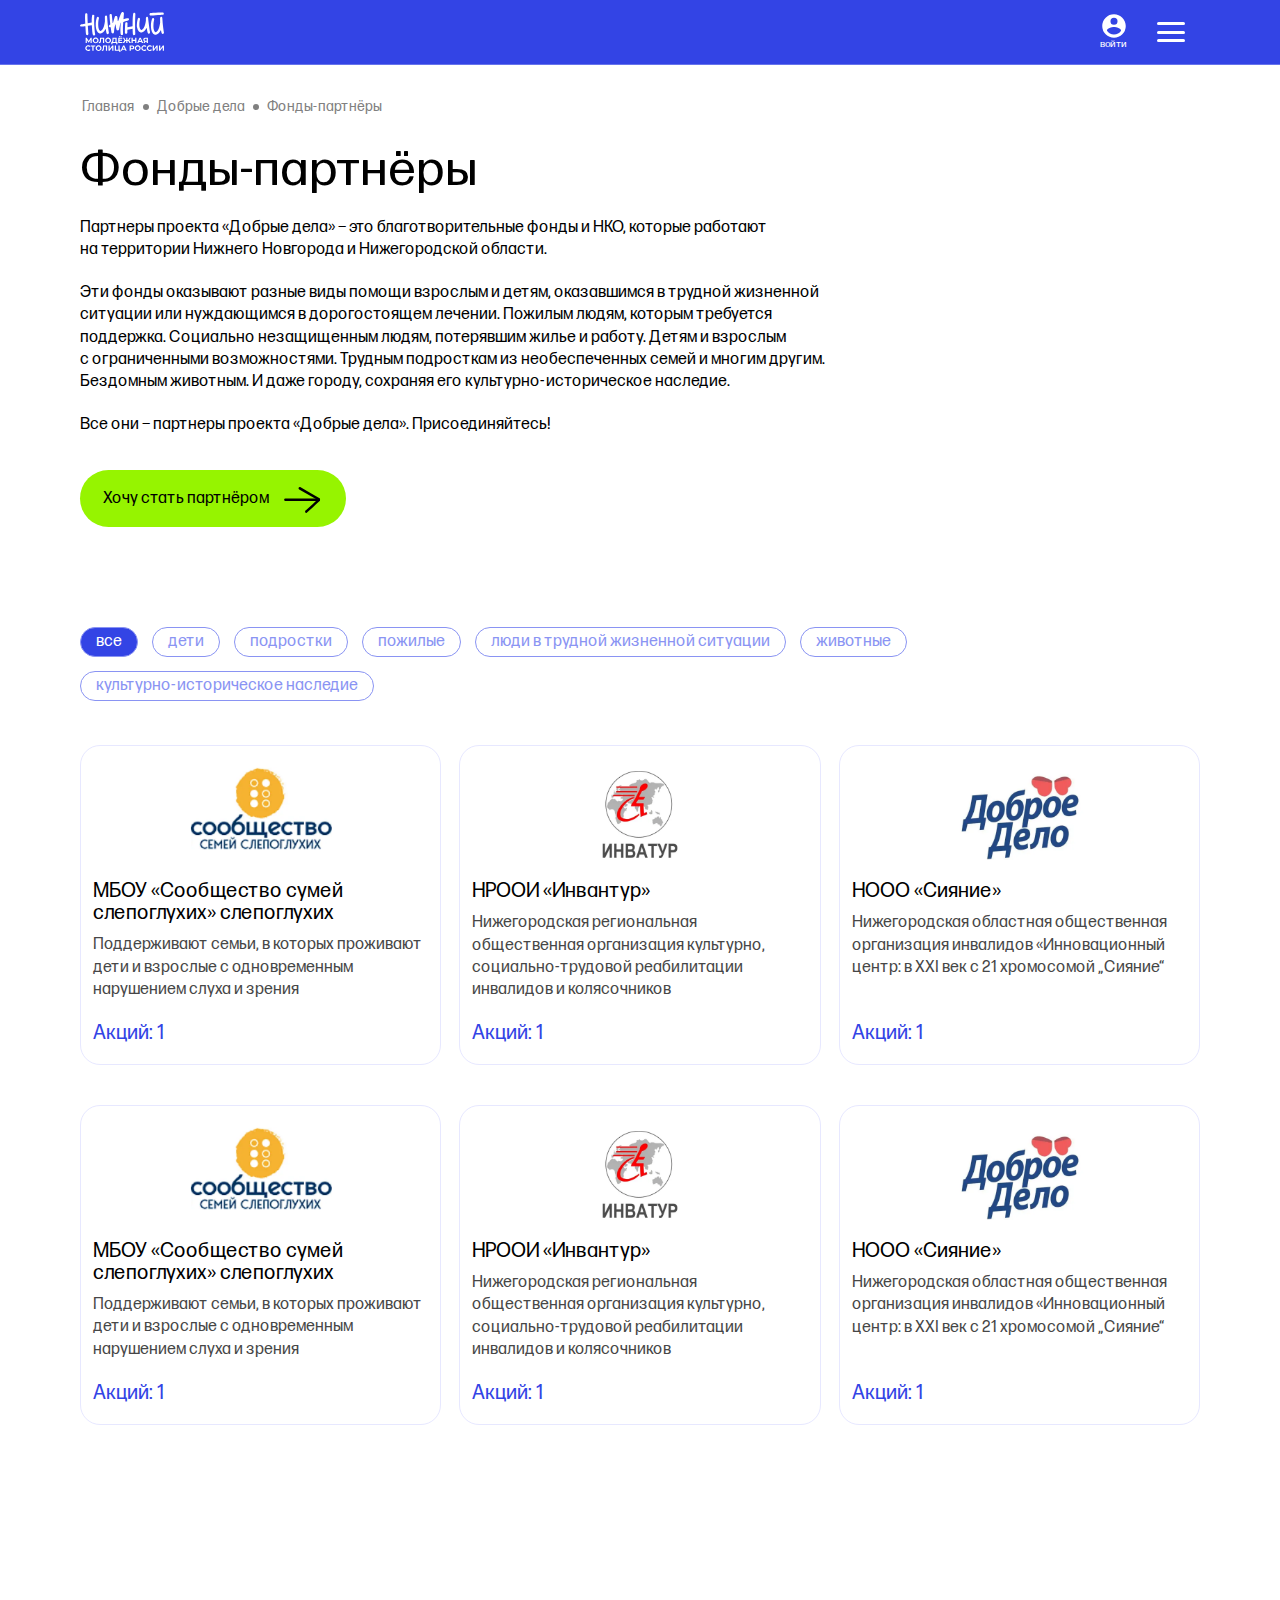
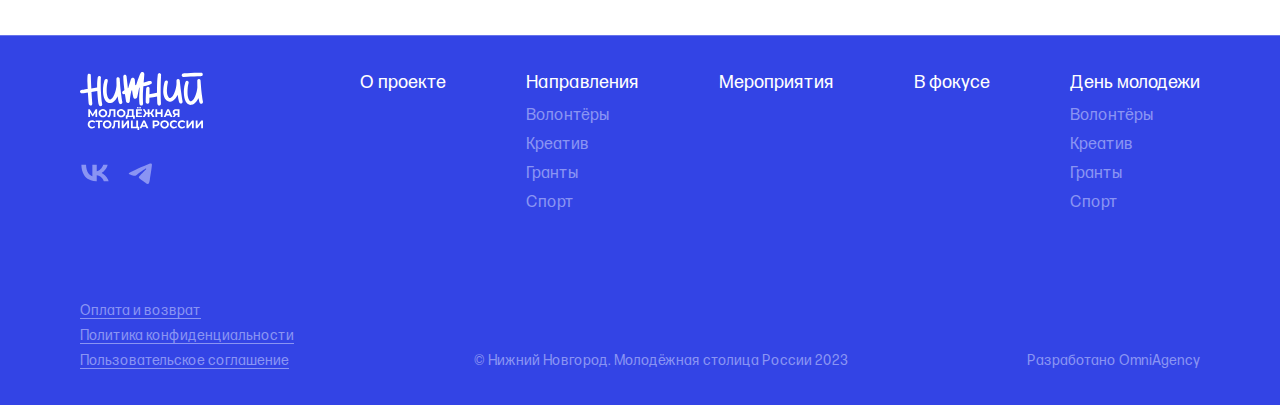
<file: partner.html>
<!DOCTYPE html>
<html lang="ru" class="page">
  <head>
  <meta charset="UTF-8" />
  <meta name="viewport" content="width=device-width, initial-scale=1.0" />
  <link rel="shortcut icon" href="favicon/favicon.ico" type="image/x-icon" />
  <link rel="apple-touch-icon" sizes="180x180" href="favicon/apple-touch-icon.png" />
  <link rel="icon" type="image/png" sizes="32x32" href="favicon/favicon-32x32.png" />
  <link rel="icon" type="image/png" sizes="16x16" href="favicon/favicon-16x16.png" />
  <meta http-equiv="X-UA-Compatible" content="ie=edge" />
  <meta name="theme-color" content="#111111" />
  <title>Добрые дела</title>
  <link rel="stylesheet" href="css/vendor.css" />
  <link rel="stylesheet" href="css/main.css" />
  <script defer src="js/jquery.min.js"></script>
  <script defer src="js/jquery.validate.js"></script>
  <script defer src="js/jq-inputmask.min.js"></script>
  <script defer src="js/datatables.js"></script>
  <script defer src="js/graph-modal.min.js"></script>
  <script defer src="js/fslightbox.js"></script>
  <script defer src="js/croppie.min.js"></script>
  <script defer src="js/main.js"></script>
</head>

  <body class="page__body">
    <header class="header">
  <div class="container">
    <div class="header__wrapper">
      <a href="#" class="header__logo">
        <img
        src="img/logo.svg"
        alt="Нижний"
        width="162"
        height="45"
      />
      </a>

      <nav class="nav" data-menu="">
        <div class="container nav-container">
          <ul class="nav__list list-reset">
            <li
              class="nav__item menu-item menu-item-type-custom menu-item-object-custom"
            >
              <a href="#" class="nav__link">О проекте</a>
              <div class="header-nav__arrow"></div>
            </li>
            <li
              class="nav__item menu-item-type-custom menu-item-object-custom menu-item-has-children"
            >
              <span class="nav__link">Направления</span>
              <div class="header-nav__arrow"></div>
              <ul class="sub-menu nav__submenu">
                <li
                  class="menu-item-type-post_type menu-item-object-page"
                >
                  <a href="#" class="nav__link">Волонтёры</a>
                  <div class="header-nav__arrow"></div>
                </li>
                <li
                  class="menu-item-type-post_type menu-item-object-page"
                >
                  <a href="#" class="nav__link">Креатив</a>
                  <div class="header-nav__arrow"></div>
                </li>
                <li
                  class="menu-item-type-post_type menu-item-object-page"
                >
                  <a href="#" class="nav__link">Гранты</a>
                  <div class="header-nav__arrow"></div>
                </li>
                <li
                  class="menu-item-type-post_type menu-item-object-page"
                >
                  <a href="#" class="nav__link">Спорт</a>
                  <div class="header-nav__arrow"></div>
                </li>
              </ul>
            </li>
            <li
              class="nav__item menu-item menu-item-type-post_type menu-item-object-page"
            >
              <a href="#" class="nav__link">Мероприятия</a>
              <div class="header-nav__arrow"></div>
            </li>
            <li
            class="nav__item menu-item menu-item-type-post_type menu-item-object-page"
          >
            <a href="#" class="nav__link">В фокусе</a>
            <div class="header-nav__arrow"></div>
          </li>
          <li
          class="nav__item menu-item-type-custom menu-item-object-custom menu-item-has-children"
        >
          <span class="nav__link">День молодежи</span>
          <div class="header-nav__arrow"></div>
          <ul class="sub-menu nav__submenu">
            <li
              class="menu-item-type-post_type menu-item-object-page"
            >
              <a href="#" class="nav__link">Волонтёры</a>
              <div class="header-nav__arrow"></div>
            </li>
            <li
              class="menu-item-type-post_type menu-item-object-page"
            >
              <a href="#" class="nav__link">Креатив</a>
              <div class="header-nav__arrow"></div>
            </li>
            <li
              class="menu-item-type-post_type menu-item-object-page"
            >
              <a href="#" class="nav__link">Гранты</a>
              <div class="header-nav__arrow"></div>
            </li>
            <li
              class="menu-item-type-post_type menu-item-object-page"
            >
              <a href="#" class="nav__link">Спорт</a>
              <div class="header-nav__arrow"></div>
            </li>
          </ul>
        </li>
          </ul>
        </div>
      </nav>

      <div class="header__wrap">
        <button class="header__enter">
          <svg>
            <use xlink:href="img/sprite.svg#avatar"></use>
          </svg>
          <span>войти</span>
        </button>
        <button
          class="burger btn-reset"
          aria-label="Открыть меню"
          aria-expanded="false"
          data-burger=""
        >
          <div class="burger-icon">
            <span></span>
          </div>
        </button>
      </div>
    </div>
  </div>
</header>

    <main class="main">
      <div class="breadcrumbs">
        <div class="container breadcrumbs__container">
          <div class="breadcrumbs__list list-reset">
            <li class="breadcrumbs__item">
              <a class="breadcrumbs__link" href="#" itemprop="url">Главная</a>
            </li>
            <li class="breadcrumbs__item">
              <a class="breadcrumbs__link" href="#" itemprop="url"
                >Добрые дела</a
              >
            </li>
            <li class="breadcrumbs__item">
              <a class="breadcrumbs__link" href="#" itemprop="url"
                >Фонды-партнёры</a
              >
            </li>
          </div>
          <a class="base-back__link" href="#">
            <svg
              width="17"
              height="16"
              viewBox="0 0 17 16"
              fill="none"
              xmlns="http://www.w3.org/2000/svg"
            >
              <path
                d="M6.46922 14.8723C5.6088 14 4.74762 13.1292 3.8857 12.2599C2.86338 11.2251 1.84518 10.1862 0.818561 9.15802C0.718228 9.07301 0.638114 8.95549 0.586825 8.81809C0.535536 8.68069 0.515012 8.5286 0.527456 8.37817C0.530413 8.32389 0.53099 8.26942 0.529183 8.21503C0.516409 8.04593 0.548396 7.8766 0.620209 7.73319C0.692021 7.58978 0.799664 7.48026 0.926512 7.42154C2.41933 6.5491 3.90916 5.66678 5.40048 4.7894C6.84717 3.93804 8.29448 3.08675 9.74242 2.23556C9.82779 2.18652 9.92215 2.16683 10.0159 2.1785C10.1096 2.19016 10.1993 2.23276 10.2759 2.30194C10.3524 2.37113 10.4131 2.46442 10.4516 2.57229C10.4902 2.68016 10.5053 2.79875 10.4953 2.91595C10.4846 3.02754 10.4515 3.13375 10.3991 3.22468C10.3466 3.3156 10.2766 3.38828 10.1955 3.43595L2.40547 8.01992C2.19907 8.14158 1.99266 8.26323 1.76829 8.3967C1.823 8.45727 1.86182 8.50387 1.90475 8.54629L3.81592 10.476L6.58593 13.2862C6.78195 13.4827 6.97817 13.677 7.17195 13.878C7.25065 13.9541 7.31096 14.056 7.34607 14.1724C7.38118 14.2888 7.3897 14.4149 7.37067 14.5367C7.3563 14.6505 7.31698 14.7568 7.25708 14.844C7.19718 14.9311 7.11906 14.9955 7.03141 15.0301C6.93535 15.0696 6.83241 15.0757 6.73346 15.048C6.63451 15.0202 6.54321 14.9595 6.46922 14.8723Z"
                fill="#808080"
              ></path>
              <rect
                width="16"
                height="1"
                rx="0.5"
                transform="matrix(-1 0 0 1 17 8)"
                fill="#808080"
              ></rect>
            </svg>
            назад
          </a>
        </div>
      </div>
      <section class="partner">
        <div class="container">
          <div class="donate__head">
            <h1 class="first-section__title">
              Фонды-партнёры
            </h1>
            <span>
              <p>Партнеры проекта «Добрые дела» − это благотворительные фонды и НКО, которые работают на территории Нижнего Новгорода и Нижегородской области.</p>
              <p>Эти фонды оказывают разные виды помощи взрослым и детям, оказавшимся в трудной жизненной ситуации или нуждающимся в дорогостоящем лечении. Пожилым людям, которым требуется поддержка. Социально незащищенным людям, потерявшим жилье и работу. Детям и взрослым с ограниченными возможностями. Трудным подросткам из необеспеченных семей и многим другим. Бездомным животным. И даже городу, сохраняя его культурно-историческое наследие.</p>
              <p>Все они − партнеры проекта «Добрые дела». Присоединяйтесь!</p>
            </span>
            <a href="#" class="btn-green donate__link partner__link" data-graph-path="fund-popup">
              Хочу стать партнёром
              <svg class="">
                <use xlink:href="img/sprite.svg#arrow_right"></use>
              </svg>
            </a>
          </div>
          <div class="partner__body">
            <div class="partner__filters">
              <div class="partner__filter active" data-filter="all">все </div>
              <div class="partner__filter" data-filter="children">дети</div>
              <div class="partner__filter" data-filter="teenagers">подростки</div>
              <div class="partner__filter" data-filter="elderly">пожилые</div>
              <div class="partner__filter" data-filter="hard">люди в трудной жизненной ситуации</div>
              <div class="partner__filter" data-filter="animals">животные</div>
              <div class="partner__filter" data-filter="heritage">культурно-историческое наследие</div>
            </div>
            <div class="partner__cards">
              <div class="partner__card children">
                <div class="partner__img">
                  <picture>
                    <source srcset="img/content/partner_1.webp" type="image/webp">
                    <img loading="lazy" src="img/content/partner_1.png" alt="">
                  </picture>
                </div>
                <h4 class="partner__title">МБОУ «Сообщество сумей слепоглухих» слепоглухих</h4>
                <span class="partner__desc"><p>Поддерживают семьи, в которых проживают дети и взрослые с одновременным нарушением слуха и зрения </p></span>
                <span class="partner__amount">
                  Акций: <span>1</span>
                </span>
              </div>
              <div class="partner__card elderly">
                <div class="partner__img">
                  <picture>
                    <source srcset="img/content/partner_2.webp" type="image/webp">
                    <img loading="lazy" src="img/content/partner_2.png" alt="">
                  </picture>
                </div>
                <h4 class="partner__title">НРООИ «Инвантур» </h4>
                <span class="partner__desc"><p>Нижегородская региональная общественная организация культурно, социально-трудовой реабилитации инвалидов и колясочников</p></span>
                <span class="partner__amount">
                  Акций: <span>1</span>
                </span>
              </div>
              <div class="partner__card hard">
                <div class="partner__img">
                  <picture>
                    <source srcset="img/content/partner_3.webp" type="image/webp">
                    <img loading="lazy" src="img/content/partner_3.png" alt="">
                  </picture>
                </div>
                <h4 class="partner__title">НООО «Сияние» </h4>
                <span class="partner__desc"><p>Нижегородская областная общественная организация инвалидов «Инновационный центр: в XXI век с 21 хромосомой „Сияние“</p></span>
                <span class="partner__amount">
                  Акций: <span>1</span>
                </span>
              </div>
              <div class="partner__card animals">
                <div class="partner__img">
                  <picture>
                    <source srcset="img/content/partner_1.webp" type="image/webp">
                    <img loading="lazy" src="img/content/partner_1.png" alt="">
                  </picture>
                </div>
                <h4 class="partner__title">МБОУ «Сообщество сумей слепоглухих» слепоглухих</h4>
                <span class="partner__desc"><p>Поддерживают семьи, в которых проживают дети и взрослые с одновременным нарушением слуха и зрения </p></span>
                <span class="partner__amount">
                  Акций: <span>1</span>
                </span>
              </div>
              <div class="partner__card heritage">
                <div class="partner__img">
                  <picture>
                    <source srcset="img/content/partner_2.webp" type="image/webp">
                    <img loading="lazy" src="img/content/partner_2.png" alt="">
                  </picture>
                </div>
                <h4 class="partner__title">НРООИ «Инвантур» </h4>
                <span class="partner__desc"><p>Нижегородская региональная общественная организация культурно, социально-трудовой реабилитации инвалидов и колясочников</p></span>
                <span class="partner__amount">
                  Акций: <span>1</span>
                </span>
              </div>
              <div class="partner__card animals">
                <div class="partner__img">
                  <picture>
                    <source srcset="img/content/partner_3.webp" type="image/webp">
                    <img loading="lazy" src="img/content/partner_3.png" alt="">
                  </picture>
                </div>
                <h4 class="partner__title">НООО «Сияние» </h4>
                <span class="partner__desc"><p>Нижегородская областная общественная организация инвалидов «Инновационный центр: в XXI век с 21 хромосомой „Сияние“</p></span>
                <span class="partner__amount">
                  Акций: <span>1</span>
                </span>
              </div>
            </div>
          </div>
        </div>
      </section>
    </main>

    <div class="popup-cropp">
      <div class="graph-modal__container">
        <button class="btn-reset js-modal-close graph-modal__close" aria-label="Закрыть модальное окно"></button>
        <div class="graph-modal__content">
          <div class="modal-header">
            <h3 class="title-h3 donate__title modal-title" id="imageModal">
              Выберите миниатюру
            </h3>
          </div>
          <div class="modal-body modal-body1 border-bottom">
            <div id="croppieContainer"></div>
          </div>
          <div class="modal-footer">
            <button class="content-block-more cropp-cancel btn btn-secondary crop-destroy" data-dismiss="modal">
              <span>Отменить</span>
            </button>
            <button type="button" id="cropBtn" class="content-block-more btn btn-primary save-modal">
              <span>Сохранить</span>
            </button>
          </div>
        </div>
      </div>
    </div>
    <div class="graph-modal">
      <div class="graph-modal__container fund-popup" role="dialog" aria-modal="true" data-graph-target="fund-popup">
  <button class="btn-reset js-modal-close graph-modal__close" aria-label="Закрыть модальное окно"></button>
  <div class="graph-modal__content">
    <h3 class="title-h3 popup__title">
      Анкета фонда
    </h3>
    <div class="fund-popup__body">
      <form id="fund-form">
        <div class="popup__item">
          <h4 class="popup-h4">Информация об авторе</h4>
          <div class="popup__input popup-first">
            <input type="text" name="fund_name" placeholder="Название организации">
          </div>
          <div class="popup__textarea">
            <textarea type="text" name="fund_desc_short" placeholder="Краткое описание фонда"></textarea>
          </div>
          <div class="popup__textarea popup__textarea-full">
            <textarea type="text" name="fund_desc_long" placeholder="Описание фонда"></textarea>
          </div>
          <div class="fund-popup-ava info__cover_upload info__cover_upload_ava input-file-ava">
            <h5 class="fund-popup-ava__title">Логотип фонда</h5>
            <div class="fund-popup-ava__wrap">
              <div class="upload__area js-upload-widget" data-size="5">
                <input type="hidden" name="actionItemAuthorImg" value="">
                <img class="upload__area_img" src="img/icons/upload.svg" alt="">
                <span class="upload__area_text">
                  Перетащите фото в это поле иливыберите файл
                  с вашего компьютера
                </span>
                <div class="inner-div js-upload-widget-button" style="
                    position: relative;
                    overflow: hidden;
                    direction: ltr;
                  ">
                  <input title="Выберите файл" type="file" id="reg_file" accept=".png, .jpg, .jpeg" name="reg_file" style="
                      position: absolute;
                      right: 0px;
                      top: 0px;
                      margin: 0px;
                      padding: 0px;
                      cursor: pointer;
                      opacity: 0;
                      height: 100%;
                      width: 100%;
                    ">
                </div>
                <div class="image-box image-preview js-upload-widget-preview" style="background-image: url()"></div>
              </div>
              <div class="fund-popup-ava__text">
                <p>Желательный размер не более 200×200 px, не более 2 Мб.</p>
                <p>Допустимые форматы изображения: JPG, GIF, PNG.</p>
                <p>Важно! На фото не должно быть надписей и водяных знаков.</p>
              </div>
            </div>
          </div>
          <div class="popup__input">
            <input type="text" name="fund_aim" placeholder="Цель фонда">
          </div>
          <div class="popup__input">
            <input type="text" name="fund_city" placeholder="Город">
          </div>
          <div class="popup__input">
            <input type="text" name="fund_address" placeholder="Фактический адрес организации">
          </div>
        </div>
        <div class="popup__item">
          <h4 class="popup-h4">Категория помощи</h4>
          <div class="categories-box" id="col_filter">
            <div class="categories-box__item">
                <input type="checkbox" name="col_filter" id="filter-1" value="1">
                <label for="filter-1">Сбор средств</label>
            </div>
            <div class="categories-box__item">
                <input type="checkbox" name="col_filter" id="filter-2" value="2">
                <label for="filter-2">Сбор вещей</label>
            </div>
            <div class="categories-box__item">
                <input type="checkbox" name="col_filter" id="filter-3" value="3">
                <label for="filter-3">Нематериальная помощь</label>
            </div>
          </div>
        </div>
        <div class="popup__item">
          <h4 class="popup-h4">Контактное лицо</h4>
          <div class="popup__input popup-first">
            <input type="text" name="fund_FIO" placeholder="Имя, фамилия">
          </div>
          <div class="popup__grid">
            <div class="popup__input popup-first">
              <input type="text" name="fund_tel" placeholder="+7 (999) 999-99-99" id="fund-tel">
            </div>
            <div class="popup__input">
              <input type="text" name="fund_org" placeholder="Email">
            </div>
          </div>
        </div>
        <div class="popup__item">
          <h4 class="popup-h4">Ссылки на соц сети</h4>
          <div class="popup__grid popup-first">
            <div class="popup__input popup-first">
              <input type="text" name="fund_vk" placeholder="VK">
            </div>
            <div class="popup__input">
              <input type="text" name="fund_facebook" placeholder="Facebook">
            </div>
          </div>
          <div class="popup__grid">
            <div class="popup__input popup-first">
              <input type="text" name="fund_insta" placeholder="Instagram">
            </div>
            <div class="popup__input">
              <input type="text" name="fund_classmates" placeholder="Одноклассники">
            </div>
          </div>
          <div class="popup__input">
            <input type="text" name="fund_site" placeholder="Сайт организации">
          </div>
        </div>
        <div class="popup__item">
          <h4 class="popup-h4">Реквизиты</h4>
          <div class="popup__input popup-first">
            <input type="text" name="fund_INN" placeholder="ИНН">
          </div>
          <div class="popup__input">
            <input type="text" name="fund_ur_address" placeholder="Юридический адрес">
          </div>
        </div>
        <div class="popup__footer">
          <div class="pp__check">
            <div class="pp-check pp-check_c">
              <div class="pp-check__checkbox">
                <div class="check">
                  <input class="styled-checkbox" id="agree1" value="" name="enter_checkbox1" type="checkbox">
                  <label for="agree1"></label>
                </div>
              </div>
              <div class="pp-check__text">
                <span>
                  <label for="agree1">
                    Я согласен на обработку персональных данных в соответствии с Федеральным законом от 27.07.2006 № 152-ФЗ
                  </label>
                </span>
              </div>
            </div>
          </div>
          <div class="pp__check">
            <div class="pp-check pp-check_c">
              <div class="pp-check__checkbox">
                <div class="check">
                  <input class="styled-checkbox" id="agree2" value="" name="enter_checkbox2" type="checkbox">
                  <label for="agree2"></label>
                </div>
              </div>
              <div class="pp-check__text">
                <span>
                  <label for="agree2">
                    Я согласен с <a href="#">условиями размещения информации, изображений, объектов авторского права и иных результатов интеллектуальной деятельности</a>
                  </label>
                </span>
              </div>
            </div>
          </div>
          <button class="btn-green donate__link partner__link popup__btn">
            Отправить
            <svg class="">
              <use xlink:href="img/sprite.svg#arrow_right"></use>
            </svg>
          </button>
        </div>
      </form>
    </div>
  </div>
</div>

      <div class="graph-modal__container popup-success" role="dialog" aria-modal="true" data-graph-target="success">
        <button class="btn-reset js-modal-close graph-modal__close" aria-label="Закрыть модальное окно"></button>
        <div class="graph-modal__content">
          <div class="coll-success">
            <h2>
              Успешно
              <svg class="">
                <use xlink:href="img/sprite.svg#success"></use>
              </svg>
            </h2>
            <span>Ваше обращение обрабатывается модератором</span>
          </div>
        </div>
      </div>
    </div>

    <footer class="footer">
  <div class="container">
    <div class="footer__top">
      <div class="footer__wrap">
        <a href="#" class="footer__logo">
          <img
            src="img/logo.svg"
            alt="Нижний"
            width="162"
            height="45"
          />
        </a>
        <ul class="socials list-reset">
          <li>
            <a href="#" target="_blank" class="socials__link">
              <svg
                width="30"
                height="30"
                viewBox="0 0 30 30"
                fill="none"
                xmlns="http://www.w3.org/2000/svg"
              >
                <path
                  d="M16.2178 23.1818C6.89975 23.1818 1.58498 17.0392 1.36353 6.81812H6.03106C6.18438 14.3202 9.62532 17.4979 12.3509 18.1531V6.81812H16.746V13.2882C19.4375 13.0098 22.265 10.0614 23.2189 6.81812H27.614C26.8815 10.8148 23.8152 13.7632 21.6348 14.9754C23.8152 15.9582 27.3075 18.5298 28.6363 23.1818H23.7982C22.7591 20.0695 20.17 17.6617 16.746 17.3341V23.1818H16.2178Z"
                  fill="#8A94F3"
                ></path>
              </svg>
            </a>
          </li>
          <li>
            <a href="#" target="_blank" class="socials__link">
              <svg
                width="30"
                height="30"
                viewBox="0 0 30 30"
                fill="none"
                xmlns="http://www.w3.org/2000/svg"
              >
                <path
                  fill-rule="evenodd"
                  clip-rule="evenodd"
                  d="M4.32092 14.2601C10.5437 11.3735 14.6932 9.4705 16.7695 8.55105C22.6975 5.92584 23.9293 5.46981 24.7322 5.45475C24.9087 5.45144 25.3036 5.49803 25.5593 5.71899C25.7753 5.90555 25.8347 6.15758 25.8631 6.33447C25.8915 6.51136 25.927 6.91431 25.8988 7.22917C25.5776 10.8229 24.1876 19.5439 23.4804 23.5689C23.1812 25.2721 22.592 25.8431 22.0216 25.899C20.782 26.0205 19.8407 25.0268 18.6401 24.1888C16.7613 22.8776 15.7 22.0614 13.8763 20.7819C11.7688 19.3032 13.135 18.4905 14.3361 17.1623C14.6504 16.8147 20.1122 11.5253 20.2179 11.0455C20.2311 10.9855 20.2434 10.7618 20.1186 10.6437C19.9937 10.5256 19.8095 10.566 19.6766 10.5981C19.4882 10.6436 16.4869 12.7557 10.6727 16.9344C9.8208 17.5573 9.04917 17.8607 8.35781 17.8448C7.59565 17.8273 6.12955 17.386 5.03965 17.0088C3.70286 16.5461 2.64039 16.3015 2.73291 15.5158C2.7811 15.1065 3.31044 14.688 4.32092 14.2601Z"
                  fill="#8A94F3"
                ></path>
              </svg>
            </a>
          </li>
        </ul>
      </div>

      <ul class="nav__list list-reset footer__nav">
        <li
          class="nav__item menu-item menu-item-type-custom menu-item-object-custom"
        >
          <a href="#" class="nav__link">О проекте</a>
          <div class="header-nav__arrow"></div>
        </li>
        <li
          class="nav__item menu-item-type-custom menu-item-object-custom menu-item-has-children"
        >
          <span class="nav__link">Направления</span>
          <div class="header-nav__arrow"></div>
          <ul class="sub-menu nav__submenu">
            <li
              class="menu-item-type-post_type menu-item-object-page"
            >
              <a href="#" class="nav__link">Волонтёры</a>
              <div class="header-nav__arrow"></div>
            </li>
            <li
              class="menu-item-type-post_type menu-item-object-page"
            >
              <a href="#" class="nav__link">Креатив</a>
              <div class="header-nav__arrow"></div>
            </li>
            <li
              class="menu-item-type-post_type menu-item-object-page"
            >
              <a href="#" class="nav__link">Гранты</a>
              <div class="header-nav__arrow"></div>
            </li>
            <li
              class="menu-item-type-post_type menu-item-object-page"
            >
              <a href="#" class="nav__link">Спорт</a>
              <div class="header-nav__arrow"></div>
            </li>
          </ul>
        </li>
        <li
          class="nav__item menu-item menu-item-type-post_type menu-item-object-page"
        >
          <a href="#" class="nav__link">Мероприятия</a>
          <div class="header-nav__arrow"></div>
        </li>
        <li
        class="nav__item menu-item menu-item-type-post_type menu-item-object-page"
      >
        <a href="#" class="nav__link">В фокусе</a>
        <div class="header-nav__arrow"></div>
      </li>
      <li
      class="nav__item menu-item-type-custom menu-item-object-custom menu-item-has-children"
    >
      <span class="nav__link">День молодежи</span>
      <div class="header-nav__arrow"></div>
      <ul class="sub-menu nav__submenu">
        <li
          class="menu-item-type-post_type menu-item-object-page"
        >
          <a href="#" class="nav__link">Волонтёры</a>
          <div class="header-nav__arrow"></div>
        </li>
        <li
          class="menu-item-type-post_type menu-item-object-page"
        >
          <a href="#" class="nav__link">Креатив</a>
          <div class="header-nav__arrow"></div>
        </li>
        <li
          class="menu-item-type-post_type menu-item-object-page"
        >
          <a href="#" class="nav__link">Гранты</a>
          <div class="header-nav__arrow"></div>
        </li>
        <li
          class="menu-item-type-post_type menu-item-object-page"
        >
          <a href="#" class="nav__link">Спорт</a>
          <div class="header-nav__arrow"></div>
        </li>
      </ul>
    </li>
      </ul>
    </div>
    <div class="footer__bottom">
      <div class="footer__links">
        <a href="#" class="footer__link">
          <span>Оплата и возврат</span>
        </a>
        <a href="#" class="footer__link">
          <span>Политика конфиденциальности</span>
        </a>
        <a href="#" class="footer__link">
          <span>Пользовательское соглашение</span>
        </a>
      </div>
      <div class="footer__copyright">
        © Нижний Новгород. Молодёжная столица России 2023
      </div>
      <a
        href="#"
        class="footer__link footer__link--nounderline"
      >
        <span> Разработано OmniAgency</span>
      </a>
    </div>
  </div>
</footer>

  </body>
</html>
</file>
<file: css/vendor.css>
@charset "UTF-8";
/* Box sizing rules */
*,
*::before,
*::after {
  -webkit-box-sizing: border-box;
  box-sizing: border-box;
}

:active, :hover, :focus {
  outline: 0;
  outline-offset: 0;
}

/* Remove default padding */
ul[class],
ol[class] {
  padding: 0;
}

/* Remove default margin */
body,
h1,
h2,
h3,
h4,
p,
ul[class],
ol[class],
li,
figure,
figcaption,
blockquote,
dl,
dd {
  margin: 0;
}

/* Set core body defaults */
body {
  scroll-behavior: smooth;
  text-rendering: optimizeSpeed;
  line-height: 1.5;
}

/* Remove list styles on ul, ol elements with a class attribute */
ul[class] ol[class] {
  list-style: none;
}

/* Make images easier to work with */
img {
  max-width: 100%;
  display: block;
}

/* Natural flow and rhythm in articles by default */
article > * + * {
  margin-top: 1em;
}

/* Inherit fonts for inputs and buttons */
input,
button,
textarea,
select {
  font: inherit;
}

/* Remove all animations and transitions for people that prefer not to see them */
@media (prefers-reduced-motion: reduce) {
  * {
    -webkit-animation-duration: 0.01ms !important;
    animation-duration: 0.01ms !important;
    -webkit-animation-iteration-count: 1 !important;
    animation-iteration-count: 1 !important;
    -webkit-transition-duration: 0.01ms !important;
    -o-transition-duration: 0.01ms !important;
    transition-duration: 0.01ms !important;
    scroll-behavior: auto !important;
  }
}
a {
  text-decoration: none;
  color: inherit;
}

textarea {
  margin: 0;
  padding: 0;
}

html, body {
  height: 100%;
}

li {
  list-style: none;
}

input[type=search]::-webkit-search-decoration,
input[type=search]::-webkit-search-cancel-button,
input[type=search]::-webkit-search-results-button,
input[type=search]::-webkit-search-results-decoration {
  -webkit-appearance: none;
}

html {
  -webkit-box-sizing: border-box;
  box-sizing: border-box;
}

*, :after, :before {
  -webkit-box-sizing: inherit;
  box-sizing: inherit;
}

.disable-scroll {
  position: relative;
  overflow: hidden;
  height: 100vh;
  position: fixed;
  left: 0;
  top: 0;
  width: 100%;
}

.graph-modal {
  --transition-time:0.3s;
  position: fixed;
  left: 0;
  top: 0;
  right: 0;
  bottom: 0;
  z-index: 1000;
  background-color: rgba(0, 0, 0, 0.7);
  cursor: pointer;
  overflow-y: auto;
  overflow-x: hidden;
  text-align: center;
  opacity: 0;
  visibility: hidden;
  -webkit-transition: opacity var(--transition-time), visibility var(--transition-time);
  -o-transition: opacity var(--transition-time), visibility var(--transition-time);
  transition: opacity var(--transition-time), visibility var(--transition-time);
}

.graph-modal:before {
  content: "";
  display: inline-block;
  vertical-align: middle;
  height: 100%;
}

.graph-modal__container {
  position: relative;
  width: 1000px;
  margin: 50px auto;
  display: inline-block;
  vertical-align: middle;
  background-color: #fff;
  border-radius: 10px;
  padding: 20px;
  cursor: default;
  text-align: left;
  display: none;
}

@media (max-width: 1024px) {
  .graph-modal__container {
    width: 90%;
  }
}
.graph-modal__close {
  position: absolute;
  right: 10px;
  top: 10px;
  border: none;
  padding: 0;
  width: 20px;
  height: 20px;
  background-color: transparent;
  background-image: url("data:image/svg+xml;charset=utf-8,%3Csvg xmlns='http://www.w3.org/2000/svg' viewBox='0 0 512.001 512.001'%3E%3Cpath d='M284.286 256.002L506.143 34.144c7.811-7.811 7.811-20.475 0-28.285-7.811-7.81-20.475-7.811-28.285 0L256 227.717 34.143 5.859c-7.811-7.811-20.475-7.811-28.285 0-7.81 7.811-7.811 20.475 0 28.285l221.857 221.857L5.858 477.859c-7.811 7.811-7.811 20.475 0 28.285a19.938 19.938 0 0014.143 5.857 19.94 19.94 0 0014.143-5.857L256 284.287l221.857 221.857c3.905 3.905 9.024 5.857 14.143 5.857s10.237-1.952 14.143-5.857c7.811-7.811 7.811-20.475 0-28.285L284.286 256.002z'/%3E%3C/svg%3E");
  cursor: pointer;
}

.graph-modal.is-open {
  opacity: 1;
  visibility: visible;
  -webkit-transition: opacity var(--transition-time), visibility var(--transition-time);
  -o-transition: opacity var(--transition-time), visibility var(--transition-time);
  transition: opacity var(--transition-time), visibility var(--transition-time);
}

.graph-modal__container.graph-modal-open {
  display: inline-block;
}

.fade {
  opacity: 0;
}

.fade, .fade.animate-open {
  -webkit-transition: opacity var(--transition-time);
  -o-transition: opacity var(--transition-time);
  transition: opacity var(--transition-time);
}

.fade.animate-open {
  opacity: 1;
}

.fadeInUp {
  opacity: 0;
  -webkit-transform: translateY(-100px);
  -ms-transform: translateY(-100px);
  transform: translateY(-100px);
}

.fadeInUp, .fadeInUp.animate-open {
  -webkit-transition: opacity var(--transition-time), -webkit-transform var(--transition-time);
  transition: opacity var(--transition-time), -webkit-transform var(--transition-time);
  -o-transition: transform var(--transition-time), opacity var(--transition-time);
  transition: transform var(--transition-time), opacity var(--transition-time);
  transition: transform var(--transition-time), opacity var(--transition-time), -webkit-transform var(--transition-time);
}

.fadeInUp.animate-open {
  opacity: 1;
  -webkit-transform: translateY(0);
  -ms-transform: translateY(0);
  transform: translateY(0);
} /**
 * Swiper 7.4.1
 * Most modern mobile touch slider and framework with hardware accelerated transitions
 * https://swiperjs.com
 *
 * Copyright 2014-2021 Vladimir Kharlampidi
 *
 * Released under the MIT License
 *
 * Released on: December 24, 2021
 */
@font-face {
  font-family: swiper-icons;
  src: url("data:application/font-woff;charset=utf-8;base64, [base64]//wADZ2x5ZgAAAywAAADMAAAD2MHtryVoZWFkAAABbAAAADAAAAA2E2+eoWhoZWEAAAGcAAAAHwAAACQC9gDzaG10eAAAAigAAAAZAAAArgJkABFsb2NhAAAC0AAAAFoAAABaFQAUGG1heHAAAAG8AAAAHwAAACAAcABAbmFtZQAAA/gAAAE5AAACXvFdBwlwb3N0AAAFNAAAAGIAAACE5s74hXjaY2BkYGAAYpf5Hu/j+W2+MnAzMYDAzaX6QjD6/4//Bxj5GA8AuRwMYGkAPywL13jaY2BkYGA88P8Agx4j+/8fQDYfA1AEBWgDAIB2BOoAeNpjYGRgYNBh4GdgYgABEMnIABJzYNADCQAACWgAsQB42mNgYfzCOIGBlYGB0YcxjYGBwR1Kf2WQZGhhYGBiYGVmgAFGBiQQkOaawtDAoMBQxXjg/wEGPcYDDA4wNUA2CCgwsAAAO4EL6gAAeNpj2M0gyAACqxgGNWBkZ2D4/wMA+xkDdgAAAHjaY2BgYGaAYBkGRgYQiAHyGMF8FgYHIM3DwMHABGQrMOgyWDLEM1T9/w8UBfEMgLzE////P/5//f/V/xv+r4eaAAeMbAxwIUYmIMHEgKYAYjUcsDAwsLKxc3BycfPw8jEQA/[base64]/uznmfPFBNODM2K7MTQ45YEAZqGP81AmGGcF3iPqOop0r1SPTaTbVkfUe4HXj97wYE+yNwWYxwWu4v1ugWHgo3S1XdZEVqWM7ET0cfnLGxWfkgR42o2PvWrDMBSFj/IHLaF0zKjRgdiVMwScNRAoWUoH78Y2icB/yIY09An6AH2Bdu/UB+yxopYshQiEvnvu0dURgDt8QeC8PDw7Fpji3fEA4z/PEJ6YOB5hKh4dj3EvXhxPqH/SKUY3rJ7srZ4FZnh1PMAtPhwP6fl2PMJMPDgeQ4rY8YT6Gzao0eAEA409DuggmTnFnOcSCiEiLMgxCiTI6Cq5DZUd3Qmp10vO0LaLTd2cjN4fOumlc7lUYbSQcZFkutRG7g6JKZKy0RmdLY680CDnEJ+UMkpFFe1RN7nxdVpXrC4aTtnaurOnYercZg2YVmLN/d/gczfEimrE/fs/bOuq29Zmn8tloORaXgZgGa78yO9/cnXm2BpaGvq25Dv9S4E9+5SIc9PqupJKhYFSSl47+Qcr1mYNAAAAeNptw0cKwkAAAMDZJA8Q7OUJvkLsPfZ6zFVERPy8qHh2YER+3i/BP83vIBLLySsoKimrqKqpa2hp6+jq6RsYGhmbmJqZSy0sraxtbO3sHRydnEMU4uR6yx7JJXveP7WrDycAAAAAAAH//wACeNpjYGRgYOABYhkgZgJCZgZNBkYGLQZtIJsFLMYAAAw3ALgAeNolizEKgDAQBCchRbC2sFER0YD6qVQiBCv/H9ezGI6Z5XBAw8CBK/m5iQQVauVbXLnOrMZv2oLdKFa8Pjuru2hJzGabmOSLzNMzvutpB3N42mNgZGBg4GKQYzBhYMxJLMlj4GBgAYow/P/PAJJhLM6sSoWKfWCAAwDAjgbRAAB42mNgYGBkAIIbCZo5IPrmUn0hGA0AO8EFTQAA");
  font-weight: 400;
  font-style: normal;
}
:root {
  --swiper-theme-color:#007aff;
}

.swiper {
  margin-left: auto;
  margin-right: auto;
  position: relative;
  overflow: hidden;
  list-style: none;
  padding: 0;
  z-index: 1;
}

.swiper-vertical > .swiper-wrapper {
  -webkit-box-orient: vertical;
  -webkit-box-direction: normal;
  -ms-flex-direction: column;
  flex-direction: column;
}

.swiper-wrapper {
  position: relative;
  width: 100%;
  height: 100%;
  z-index: 1;
  display: -webkit-box;
  display: -ms-flexbox;
  display: flex;
  -webkit-transition-property: -webkit-transform;
  transition-property: -webkit-transform;
  -o-transition-property: transform;
  transition-property: transform;
  transition-property: transform, -webkit-transform;
  -webkit-box-sizing: content-box;
  box-sizing: content-box;
}

.swiper-android .swiper-slide, .swiper-wrapper {
  -webkit-transform: translate3d(0px, 0, 0);
  transform: translate3d(0px, 0, 0);
}

.swiper-pointer-events {
  -ms-touch-action: pan-y;
  touch-action: pan-y;
}

.swiper-pointer-events.swiper-vertical {
  -ms-touch-action: pan-x;
  touch-action: pan-x;
}

.swiper-slide {
  -ms-flex-negative: 0;
  flex-shrink: 0;
  width: 100%;
  height: 100%;
  position: relative;
  -webkit-transition-property: -webkit-transform;
  transition-property: -webkit-transform;
  -o-transition-property: transform;
  transition-property: transform;
  transition-property: transform, -webkit-transform;
}

.swiper-slide-invisible-blank {
  visibility: hidden;
}

.swiper-autoheight, .swiper-autoheight .swiper-slide {
  height: auto;
}

.swiper-autoheight .swiper-wrapper {
  -webkit-box-align: start;
  -ms-flex-align: start;
  align-items: flex-start;
  -webkit-transition-property: height, -webkit-transform;
  transition-property: height, -webkit-transform;
  -o-transition-property: transform, height;
  transition-property: transform, height;
  transition-property: transform, height, -webkit-transform;
}

.swiper-3d, .swiper-3d.swiper-css-mode .swiper-wrapper {
  -webkit-perspective: 1200px;
  perspective: 1200px;
}

.swiper-3d .swiper-cube-shadow, .swiper-3d .swiper-slide, .swiper-3d .swiper-slide-shadow, .swiper-3d .swiper-slide-shadow-bottom, .swiper-3d .swiper-slide-shadow-left, .swiper-3d .swiper-slide-shadow-right, .swiper-3d .swiper-slide-shadow-top, .swiper-3d .swiper-wrapper {
  -webkit-transform-style: preserve-3d;
  transform-style: preserve-3d;
}

.swiper-3d .swiper-slide-shadow, .swiper-3d .swiper-slide-shadow-bottom, .swiper-3d .swiper-slide-shadow-left, .swiper-3d .swiper-slide-shadow-right, .swiper-3d .swiper-slide-shadow-top {
  position: absolute;
  left: 0;
  top: 0;
  width: 100%;
  height: 100%;
  pointer-events: none;
  z-index: 10;
}

.swiper-3d .swiper-slide-shadow {
  background: rgba(0, 0, 0, 0.15);
}

.swiper-3d .swiper-slide-shadow-left {
  background-image: -webkit-gradient(linear, right top, left top, from(rgba(0, 0, 0, 0.5)), to(rgba(0, 0, 0, 0)));
  background-image: -o-linear-gradient(right, rgba(0, 0, 0, 0.5), rgba(0, 0, 0, 0));
  background-image: linear-gradient(to left, rgba(0, 0, 0, 0.5), rgba(0, 0, 0, 0));
}

.swiper-3d .swiper-slide-shadow-right {
  background-image: -webkit-gradient(linear, left top, right top, from(rgba(0, 0, 0, 0.5)), to(rgba(0, 0, 0, 0)));
  background-image: -o-linear-gradient(left, rgba(0, 0, 0, 0.5), rgba(0, 0, 0, 0));
  background-image: linear-gradient(to right, rgba(0, 0, 0, 0.5), rgba(0, 0, 0, 0));
}

.swiper-3d .swiper-slide-shadow-top {
  background-image: -webkit-gradient(linear, left bottom, left top, from(rgba(0, 0, 0, 0.5)), to(rgba(0, 0, 0, 0)));
  background-image: -o-linear-gradient(bottom, rgba(0, 0, 0, 0.5), rgba(0, 0, 0, 0));
  background-image: linear-gradient(to top, rgba(0, 0, 0, 0.5), rgba(0, 0, 0, 0));
}

.swiper-3d .swiper-slide-shadow-bottom {
  background-image: -webkit-gradient(linear, left top, left bottom, from(rgba(0, 0, 0, 0.5)), to(rgba(0, 0, 0, 0)));
  background-image: -o-linear-gradient(top, rgba(0, 0, 0, 0.5), rgba(0, 0, 0, 0));
  background-image: linear-gradient(to bottom, rgba(0, 0, 0, 0.5), rgba(0, 0, 0, 0));
}

.swiper-css-mode > .swiper-wrapper {
  overflow: auto;
  scrollbar-width: none;
  -ms-overflow-style: none;
}

.swiper-css-mode > .swiper-wrapper::-webkit-scrollbar {
  display: none;
}

.swiper-css-mode > .swiper-wrapper > .swiper-slide {
  scroll-snap-align: start start;
}

.swiper-horizontal.swiper-css-mode > .swiper-wrapper {
  -ms-scroll-snap-type: x mandatory;
  scroll-snap-type: x mandatory;
}

.swiper-vertical.swiper-css-mode > .swiper-wrapper {
  -ms-scroll-snap-type: y mandatory;
  scroll-snap-type: y mandatory;
}

.swiper-centered > .swiper-wrapper::before {
  content: "";
  -ms-flex-negative: 0;
  flex-shrink: 0;
  -webkit-box-ordinal-group: 10000;
  -ms-flex-order: 9999;
  order: 9999;
}

.swiper-centered.swiper-horizontal > .swiper-wrapper > .swiper-slide:first-child {
  -webkit-margin-start: var(--swiper-centered-offset-before);
  margin-inline-start: var(--swiper-centered-offset-before);
}

.swiper-centered.swiper-horizontal > .swiper-wrapper::before {
  height: 100%;
  min-height: 1px;
  width: var(--swiper-centered-offset-after);
}

.swiper-centered.swiper-vertical > .swiper-wrapper > .swiper-slide:first-child {
  -webkit-margin-before: var(--swiper-centered-offset-before);
  margin-block-start: var(--swiper-centered-offset-before);
}

.swiper-centered.swiper-vertical > .swiper-wrapper::before {
  width: 100%;
  min-width: 1px;
  height: var(--swiper-centered-offset-after);
}

.swiper-centered > .swiper-wrapper > .swiper-slide {
  scroll-snap-align: center center;
}

.swiper-virtual.swiper-css-mode .swiper-wrapper::after {
  content: "";
  position: absolute;
  left: 0;
  top: 0;
  pointer-events: none;
}

.swiper-virtual.swiper-css-mode.swiper-horizontal .swiper-wrapper::after {
  height: 1px;
  width: var(--swiper-virtual-size);
}

.swiper-virtual.swiper-css-mode.swiper-vertical .swiper-wrapper::after {
  width: 1px;
  height: var(--swiper-virtual-size);
}

:root {
  --swiper-navigation-size:44px;
}

.swiper-button-next, .swiper-button-prev {
  position: absolute;
  top: 50%;
  width: calc(var(--swiper-navigation-size) / 44 * 27);
  height: var(--swiper-navigation-size);
  margin-top: calc(0px - var(--swiper-navigation-size) / 2);
  z-index: 10;
  cursor: pointer;
  display: -webkit-box;
  display: -ms-flexbox;
  display: flex;
  -webkit-box-align: center;
  -ms-flex-align: center;
  align-items: center;
  -webkit-box-pack: center;
  -ms-flex-pack: center;
  justify-content: center;
  color: var(--swiper-navigation-color, var(--swiper-theme-color));
}

.swiper-button-next.swiper-button-disabled, .swiper-button-prev.swiper-button-disabled {
  opacity: 0.35;
  cursor: auto;
  pointer-events: none;
}

.swiper-button-next:after, .swiper-button-prev:after {
  font-family: swiper-icons;
  font-size: var(--swiper-navigation-size);
  text-transform: none !important;
  letter-spacing: 0;
  text-transform: none;
  font-variant: initial;
  line-height: 1;
}

.swiper-button-prev, .swiper-rtl .swiper-button-next {
  left: 10px;
  right: auto;
}

.swiper-button-prev:after, .swiper-rtl .swiper-button-next:after {
  content: "prev";
}

.swiper-button-next, .swiper-rtl .swiper-button-prev {
  right: 10px;
  left: auto;
}

.swiper-button-next:after, .swiper-rtl .swiper-button-prev:after {
  content: "next";
}

.swiper-button-lock {
  display: none;
}

.swiper-pagination {
  position: absolute;
  text-align: center;
  -webkit-transition: 0.3s opacity;
  -o-transition: 0.3s opacity;
  transition: 0.3s opacity;
  -webkit-transform: translate3d(0, 0, 0);
  transform: translate3d(0, 0, 0);
  z-index: 10;
}

.swiper-pagination.swiper-pagination-hidden {
  opacity: 0;
}

.swiper-horizontal > .swiper-pagination-bullets, .swiper-pagination-bullets.swiper-pagination-horizontal, .swiper-pagination-custom, .swiper-pagination-fraction {
  bottom: 10px;
  left: 0;
  width: 100%;
}

.swiper-pagination-bullets-dynamic {
  overflow: hidden;
  font-size: 0;
}

.swiper-pagination-bullets-dynamic .swiper-pagination-bullet {
  -webkit-transform: scale(0.33);
  -ms-transform: scale(0.33);
  transform: scale(0.33);
  position: relative;
}

.swiper-pagination-bullets-dynamic .swiper-pagination-bullet-active {
  -webkit-transform: scale(1);
  -ms-transform: scale(1);
  transform: scale(1);
}

.swiper-pagination-bullets-dynamic .swiper-pagination-bullet-active-main {
  -webkit-transform: scale(1);
  -ms-transform: scale(1);
  transform: scale(1);
}

.swiper-pagination-bullets-dynamic .swiper-pagination-bullet-active-prev {
  -webkit-transform: scale(0.66);
  -ms-transform: scale(0.66);
  transform: scale(0.66);
}

.swiper-pagination-bullets-dynamic .swiper-pagination-bullet-active-prev-prev {
  -webkit-transform: scale(0.33);
  -ms-transform: scale(0.33);
  transform: scale(0.33);
}

.swiper-pagination-bullets-dynamic .swiper-pagination-bullet-active-next {
  -webkit-transform: scale(0.66);
  -ms-transform: scale(0.66);
  transform: scale(0.66);
}

.swiper-pagination-bullets-dynamic .swiper-pagination-bullet-active-next-next {
  -webkit-transform: scale(0.33);
  -ms-transform: scale(0.33);
  transform: scale(0.33);
}

.swiper-pagination-bullet {
  width: var(--swiper-pagination-bullet-width, var(--swiper-pagination-bullet-size, 8px));
  height: var(--swiper-pagination-bullet-height, var(--swiper-pagination-bullet-size, 8px));
  display: inline-block;
  border-radius: 50%;
  background: var(--swiper-pagination-bullet-inactive-color, #000);
  opacity: var(--swiper-pagination-bullet-inactive-opacity, 0.2);
}

button.swiper-pagination-bullet {
  border: none;
  margin: 0;
  padding: 0;
  -webkit-box-shadow: none;
  box-shadow: none;
  -webkit-appearance: none;
  -moz-appearance: none;
  appearance: none;
}

.swiper-pagination-clickable .swiper-pagination-bullet {
  cursor: pointer;
}

.swiper-pagination-bullet:only-child {
  display: none !important;
}

.swiper-pagination-bullet-active {
  opacity: var(--swiper-pagination-bullet-opacity, 1);
  background: var(--swiper-pagination-color, var(--swiper-theme-color));
}

.swiper-pagination-vertical.swiper-pagination-bullets, .swiper-vertical > .swiper-pagination-bullets {
  right: 10px;
  top: 50%;
  -webkit-transform: translate3d(0px, -50%, 0);
  transform: translate3d(0px, -50%, 0);
}

.swiper-pagination-vertical.swiper-pagination-bullets .swiper-pagination-bullet, .swiper-vertical > .swiper-pagination-bullets .swiper-pagination-bullet {
  margin: var(--swiper-pagination-bullet-vertical-gap, 6px) 0;
  display: block;
}

.swiper-pagination-vertical.swiper-pagination-bullets.swiper-pagination-bullets-dynamic, .swiper-vertical > .swiper-pagination-bullets.swiper-pagination-bullets-dynamic {
  top: 50%;
  -webkit-transform: translateY(-50%);
  -ms-transform: translateY(-50%);
  transform: translateY(-50%);
  width: 8px;
}

.swiper-pagination-vertical.swiper-pagination-bullets.swiper-pagination-bullets-dynamic .swiper-pagination-bullet, .swiper-vertical > .swiper-pagination-bullets.swiper-pagination-bullets-dynamic .swiper-pagination-bullet {
  display: inline-block;
  -webkit-transition: 0.2s top, 0.2s -webkit-transform;
  transition: 0.2s top, 0.2s -webkit-transform;
  -o-transition: 0.2s transform, 0.2s top;
  transition: 0.2s transform, 0.2s top;
  transition: 0.2s transform, 0.2s top, 0.2s -webkit-transform;
}

.swiper-horizontal > .swiper-pagination-bullets .swiper-pagination-bullet, .swiper-pagination-horizontal.swiper-pagination-bullets .swiper-pagination-bullet {
  margin: 0 var(--swiper-pagination-bullet-horizontal-gap, 4px);
}

.swiper-horizontal > .swiper-pagination-bullets.swiper-pagination-bullets-dynamic, .swiper-pagination-horizontal.swiper-pagination-bullets.swiper-pagination-bullets-dynamic {
  left: 50%;
  -webkit-transform: translateX(-50%);
  -ms-transform: translateX(-50%);
  transform: translateX(-50%);
  white-space: nowrap;
}

.swiper-horizontal > .swiper-pagination-bullets.swiper-pagination-bullets-dynamic .swiper-pagination-bullet, .swiper-pagination-horizontal.swiper-pagination-bullets.swiper-pagination-bullets-dynamic .swiper-pagination-bullet {
  -webkit-transition: 0.2s left, 0.2s -webkit-transform;
  transition: 0.2s left, 0.2s -webkit-transform;
  -o-transition: 0.2s transform, 0.2s left;
  transition: 0.2s transform, 0.2s left;
  transition: 0.2s transform, 0.2s left, 0.2s -webkit-transform;
}

.swiper-horizontal.swiper-rtl > .swiper-pagination-bullets-dynamic .swiper-pagination-bullet {
  -webkit-transition: 0.2s right, 0.2s -webkit-transform;
  transition: 0.2s right, 0.2s -webkit-transform;
  -o-transition: 0.2s transform, 0.2s right;
  transition: 0.2s transform, 0.2s right;
  transition: 0.2s transform, 0.2s right, 0.2s -webkit-transform;
}

.swiper-pagination-progressbar {
  background: rgba(0, 0, 0, 0.25);
  position: absolute;
}

.swiper-pagination-progressbar .swiper-pagination-progressbar-fill {
  background: var(--swiper-pagination-color, var(--swiper-theme-color));
  position: absolute;
  left: 0;
  top: 0;
  width: 100%;
  height: 100%;
  -webkit-transform: scale(0);
  -ms-transform: scale(0);
  transform: scale(0);
  -webkit-transform-origin: left top;
  -ms-transform-origin: left top;
  transform-origin: left top;
}

.swiper-rtl .swiper-pagination-progressbar .swiper-pagination-progressbar-fill {
  -webkit-transform-origin: right top;
  -ms-transform-origin: right top;
  transform-origin: right top;
}

.swiper-horizontal > .swiper-pagination-progressbar, .swiper-pagination-progressbar.swiper-pagination-horizontal, .swiper-pagination-progressbar.swiper-pagination-vertical.swiper-pagination-progressbar-opposite, .swiper-vertical > .swiper-pagination-progressbar.swiper-pagination-progressbar-opposite {
  width: 100%;
  height: 4px;
  left: 0;
  top: 0;
}

.swiper-horizontal > .swiper-pagination-progressbar.swiper-pagination-progressbar-opposite, .swiper-pagination-progressbar.swiper-pagination-horizontal.swiper-pagination-progressbar-opposite, .swiper-pagination-progressbar.swiper-pagination-vertical, .swiper-vertical > .swiper-pagination-progressbar {
  width: 4px;
  height: 100%;
  left: 0;
  top: 0;
}

.swiper-pagination-lock {
  display: none;
}

.swiper-scrollbar {
  border-radius: 10px;
  position: relative;
  -ms-touch-action: none;
  background: rgba(0, 0, 0, 0.1);
}

.swiper-horizontal > .swiper-scrollbar {
  position: absolute;
  left: 1%;
  bottom: 3px;
  z-index: 50;
  height: 5px;
  width: 98%;
}

.swiper-vertical > .swiper-scrollbar {
  position: absolute;
  right: 3px;
  top: 1%;
  z-index: 50;
  width: 5px;
  height: 98%;
}

.swiper-scrollbar-drag {
  height: 100%;
  width: 100%;
  position: relative;
  background: rgba(0, 0, 0, 0.5);
  border-radius: 10px;
  left: 0;
  top: 0;
}

.swiper-scrollbar-cursor-drag {
  cursor: move;
}

.swiper-scrollbar-lock {
  display: none;
}

.swiper-zoom-container {
  width: 100%;
  height: 100%;
  display: -webkit-box;
  display: -ms-flexbox;
  display: flex;
  -webkit-box-pack: center;
  -ms-flex-pack: center;
  justify-content: center;
  -webkit-box-align: center;
  -ms-flex-align: center;
  align-items: center;
  text-align: center;
}

.swiper-zoom-container > canvas, .swiper-zoom-container > img, .swiper-zoom-container > svg {
  max-width: 100%;
  max-height: 100%;
  -o-object-fit: contain;
  object-fit: contain;
}

.swiper-slide-zoomed {
  cursor: move;
}

.swiper-lazy-preloader {
  width: 42px;
  height: 42px;
  position: absolute;
  left: 50%;
  top: 50%;
  margin-left: -21px;
  margin-top: -21px;
  z-index: 10;
  -webkit-transform-origin: 50%;
  -ms-transform-origin: 50%;
  transform-origin: 50%;
  -webkit-animation: swiper-preloader-spin 1s infinite linear;
  animation: swiper-preloader-spin 1s infinite linear;
  -webkit-box-sizing: border-box;
  box-sizing: border-box;
  border: 4px solid var(--swiper-preloader-color, var(--swiper-theme-color));
  border-radius: 50%;
  border-top-color: transparent;
}

.swiper-lazy-preloader-white {
  --swiper-preloader-color:#fff;
}

.swiper-lazy-preloader-black {
  --swiper-preloader-color:#000;
}

@-webkit-keyframes swiper-preloader-spin {
  100% {
    -webkit-transform: rotate(360deg);
    transform: rotate(360deg);
  }
}

@keyframes swiper-preloader-spin {
  100% {
    -webkit-transform: rotate(360deg);
    transform: rotate(360deg);
  }
}
.swiper .swiper-notification {
  position: absolute;
  left: 0;
  top: 0;
  pointer-events: none;
  opacity: 0;
  z-index: -1000;
}

.swiper-free-mode > .swiper-wrapper {
  -webkit-transition-timing-function: ease-out;
  -o-transition-timing-function: ease-out;
  transition-timing-function: ease-out;
  margin: 0 auto;
}

.swiper-grid > .swiper-wrapper {
  -ms-flex-wrap: wrap;
  flex-wrap: wrap;
}

.swiper-grid-column > .swiper-wrapper {
  -ms-flex-wrap: wrap;
  flex-wrap: wrap;
  -webkit-box-orient: vertical;
  -webkit-box-direction: normal;
  -ms-flex-direction: column;
  flex-direction: column;
}

.swiper-fade.swiper-free-mode .swiper-slide {
  -webkit-transition-timing-function: ease-out;
  -o-transition-timing-function: ease-out;
  transition-timing-function: ease-out;
}

.swiper-fade .swiper-slide {
  pointer-events: none;
  -webkit-transition-property: opacity;
  -o-transition-property: opacity;
  transition-property: opacity;
}

.swiper-fade .swiper-slide .swiper-slide {
  pointer-events: none;
}

.swiper-fade .swiper-slide-active, .swiper-fade .swiper-slide-active .swiper-slide-active {
  pointer-events: auto;
}

.swiper-cube {
  overflow: visible;
}

.swiper-cube .swiper-slide {
  pointer-events: none;
  -webkit-backface-visibility: hidden;
  backface-visibility: hidden;
  z-index: 1;
  visibility: hidden;
  -webkit-transform-origin: 0 0;
  -ms-transform-origin: 0 0;
  transform-origin: 0 0;
  width: 100%;
  height: 100%;
}

.swiper-cube .swiper-slide .swiper-slide {
  pointer-events: none;
}

.swiper-cube.swiper-rtl .swiper-slide {
  -webkit-transform-origin: 100% 0;
  -ms-transform-origin: 100% 0;
  transform-origin: 100% 0;
}

.swiper-cube .swiper-slide-active, .swiper-cube .swiper-slide-active .swiper-slide-active {
  pointer-events: auto;
}

.swiper-cube .swiper-slide-active, .swiper-cube .swiper-slide-next, .swiper-cube .swiper-slide-next + .swiper-slide, .swiper-cube .swiper-slide-prev {
  pointer-events: auto;
  visibility: visible;
}

.swiper-cube .swiper-slide-shadow-bottom, .swiper-cube .swiper-slide-shadow-left, .swiper-cube .swiper-slide-shadow-right, .swiper-cube .swiper-slide-shadow-top {
  z-index: 0;
  -webkit-backface-visibility: hidden;
  backface-visibility: hidden;
}

.swiper-cube .swiper-cube-shadow {
  position: absolute;
  left: 0;
  bottom: 0px;
  width: 100%;
  height: 100%;
  opacity: 0.6;
  z-index: 0;
}

.swiper-cube .swiper-cube-shadow:before {
  content: "";
  background: #000;
  position: absolute;
  left: 0;
  top: 0;
  bottom: 0;
  right: 0;
  -webkit-filter: blur(50px);
  filter: blur(50px);
}

.swiper-flip {
  overflow: visible;
}

.swiper-flip .swiper-slide {
  pointer-events: none;
  -webkit-backface-visibility: hidden;
  backface-visibility: hidden;
  z-index: 1;
}

.swiper-flip .swiper-slide .swiper-slide {
  pointer-events: none;
}

.swiper-flip .swiper-slide-active, .swiper-flip .swiper-slide-active .swiper-slide-active {
  pointer-events: auto;
}

.swiper-flip .swiper-slide-shadow-bottom, .swiper-flip .swiper-slide-shadow-left, .swiper-flip .swiper-slide-shadow-right, .swiper-flip .swiper-slide-shadow-top {
  z-index: 0;
  -webkit-backface-visibility: hidden;
  backface-visibility: hidden;
}

.swiper-creative .swiper-slide {
  -webkit-backface-visibility: hidden;
  backface-visibility: hidden;
  overflow: hidden;
  -webkit-transition-property: opacity, height, -webkit-transform;
  transition-property: opacity, height, -webkit-transform;
  -o-transition-property: transform, opacity, height;
  transition-property: transform, opacity, height;
  transition-property: transform, opacity, height, -webkit-transform;
}

.swiper-cards {
  overflow: visible;
}

.swiper-cards .swiper-slide {
  -webkit-transform-origin: center bottom;
  -ms-transform-origin: center bottom;
  transform-origin: center bottom;
  -webkit-backface-visibility: hidden;
  backface-visibility: hidden;
  overflow: hidden;
}

.croppie-container {
  width: 100%;
  height: 100%;
}

.croppie-container .cr-image {
  z-index: -1;
  position: absolute;
  top: 0;
  left: 0;
  -webkit-transform-origin: 0 0;
  -ms-transform-origin: 0 0;
  transform-origin: 0 0;
  max-height: none;
  max-width: none;
}

.croppie-container .cr-boundary {
  position: relative;
  overflow: hidden;
  margin: 0 auto;
  z-index: 1;
  width: 100%;
  height: 100%;
}

.croppie-container .cr-viewport,
.croppie-container .cr-resizer {
  position: absolute;
  border: 2px solid #fff;
  margin: auto;
  top: 0;
  bottom: 0;
  right: 0;
  left: 0;
  -webkit-box-shadow: 0 0 2000px 2000px rgba(0, 0, 0, 0.5);
  box-shadow: 0 0 2000px 2000px rgba(0, 0, 0, 0.5);
  z-index: 0;
}

.croppie-container .cr-resizer {
  z-index: 2;
  -webkit-box-shadow: none;
  box-shadow: none;
  pointer-events: none;
}

.croppie-container .cr-resizer-vertical,
.croppie-container .cr-resizer-horisontal {
  position: absolute;
  pointer-events: all;
}

.croppie-container .cr-resizer-vertical::after,
.croppie-container .cr-resizer-horisontal::after {
  display: block;
  position: absolute;
  -webkit-box-sizing: border-box;
  box-sizing: border-box;
  border: 1px solid black;
  background: #fff;
  width: 10px;
  height: 10px;
  content: "";
}

.croppie-container .cr-resizer-vertical {
  bottom: -5px;
  cursor: row-resize;
  width: 100%;
  height: 10px;
}

.croppie-container .cr-resizer-vertical::after {
  left: 50%;
  margin-left: -5px;
}

.croppie-container .cr-resizer-horisontal {
  right: -5px;
  cursor: col-resize;
  width: 10px;
  height: 100%;
}

.croppie-container .cr-resizer-horisontal::after {
  top: 50%;
  margin-top: -5px;
}

.croppie-container .cr-original-image {
  display: none;
}

.croppie-container .cr-vp-circle {
  border-radius: 50%;
}

.croppie-container .cr-overlay {
  z-index: 1;
  position: absolute;
  cursor: move;
  -ms-touch-action: none;
  touch-action: none;
}

.croppie-container .cr-slider-wrap {
  width: 75%;
  margin: 15px auto;
  text-align: center;
}

.croppie-result {
  position: relative;
  overflow: hidden;
}

.croppie-result img {
  position: absolute;
}

.croppie-container .cr-image,
.croppie-container .cr-overlay,
.croppie-container .cr-viewport {
  -webkit-transform: translateZ(0);
  -ms-transform: translateZ(0);
  transform: translateZ(0);
}

/*************************************/
/***** STYLING RANGE INPUT ***********/
/*************************************/
/*http://brennaobrien.com/blog/2014/05/style-input-type-range-in-every-browser.html */
/*************************************/
.cr-slider {
  -webkit-appearance: none;
  /*removes default webkit styles*/
  /*border: 1px solid white; */ /*fix for FF unable to apply focus style bug */
  width: 300px;
  /*required for proper track sizing in FF*/
  max-width: 100%;
  padding-top: 8px;
  padding-bottom: 8px;
  background-color: transparent;
}

.cr-slider::-webkit-slider-runnable-track {
  width: 100%;
  height: 3px;
  background: rgba(0, 0, 0, 0.5);
  border: 0;
  border-radius: 3px;
}

.cr-slider::-webkit-slider-thumb {
  -webkit-appearance: none;
  border: none;
  height: 16px;
  width: 16px;
  border-radius: 50%;
  background: #ddd;
  margin-top: -6px;
}

.cr-slider:focus {
  outline: none;
}

/*
.cr-slider:focus::-webkit-slider-runnable-track {
background: #ccc;
}
*/
.cr-slider::-moz-range-track {
  width: 100%;
  height: 3px;
  background: rgba(0, 0, 0, 0.5);
  border: 0;
  border-radius: 3px;
}

.cr-slider::-moz-range-thumb {
  border: none;
  height: 16px;
  width: 16px;
  border-radius: 50%;
  background: #ddd;
  margin-top: -6px;
}

/*hide the outline behind the border*/
.cr-slider:-moz-focusring {
  outline: 1px solid white;
  outline-offset: -1px;
}

.cr-slider::-ms-track {
  width: 100%;
  height: 5px;
  background: transparent;
  /*remove bg colour from the track, we'll use ms-fill-lower and ms-fill-upper instead */
  border-color: transparent; /*leave room for the larger thumb to overflow with a transparent border */
  border-width: 6px 0;
  color: transparent; /*remove default tick marks*/
}

.cr-slider::-ms-fill-lower {
  background: rgba(0, 0, 0, 0.5);
  border-radius: 10px;
}

.cr-slider::-ms-fill-upper {
  background: rgba(0, 0, 0, 0.5);
  border-radius: 10px;
}

.cr-slider::-ms-thumb {
  border: none;
  height: 16px;
  width: 16px;
  border-radius: 50%;
  background: #ddd;
  margin-top: 1px;
}

.cr-slider:focus::-ms-fill-lower {
  background: rgba(0, 0, 0, 0.5);
}

.cr-slider:focus::-ms-fill-upper {
  background: rgba(0, 0, 0, 0.5);
}

/*******************************************/
/***********************************/
/* Rotation Tools */
/***********************************/
.cr-rotate-controls {
  position: absolute;
  bottom: 5px;
  left: 5px;
  z-index: 1;
}

.cr-rotate-controls button {
  border: 0;
  background: none;
}

.cr-rotate-controls i:before {
  display: inline-block;
  font-style: normal;
  font-weight: 900;
  font-size: 22px;
}

.cr-rotate-l i:before {
  content: "↺";
}

.cr-rotate-r i:before {
  content: "↻";
}

body.compensate-for-scrollbar {
  overflow: hidden;
}

.fancybox-active {
  height: auto;
}

.fancybox-is-hidden {
  left: -9999px;
  margin: 0;
  position: absolute !important;
  top: -9999px;
  visibility: hidden;
}

.fancybox-container {
  -webkit-backface-visibility: hidden;
  height: 100%;
  left: 0;
  outline: none;
  position: fixed;
  -webkit-tap-highlight-color: transparent;
  top: 0;
  -ms-touch-action: manipulation;
  touch-action: manipulation;
  -webkit-transform: translateZ(0);
  transform: translateZ(0);
  width: 100%;
  z-index: 99992;
}

.fancybox-container * {
  -webkit-box-sizing: border-box;
  box-sizing: border-box;
}

.fancybox-outer,
.fancybox-inner,
.fancybox-bg,
.fancybox-stage {
  bottom: 0;
  left: 0;
  position: absolute;
  right: 0;
  top: 0;
}

.fancybox-outer {
  -webkit-overflow-scrolling: touch;
  overflow-y: auto;
}

.fancybox-bg {
  background: rgb(30, 30, 30);
  opacity: 0;
  -webkit-transition-duration: inherit;
  -o-transition-duration: inherit;
  transition-duration: inherit;
  -webkit-transition-property: opacity;
  -o-transition-property: opacity;
  transition-property: opacity;
  -webkit-transition-timing-function: cubic-bezier(0.47, 0, 0.74, 0.71);
  -o-transition-timing-function: cubic-bezier(0.47, 0, 0.74, 0.71);
  transition-timing-function: cubic-bezier(0.47, 0, 0.74, 0.71);
}

.fancybox-is-open .fancybox-bg {
  opacity: 0.9;
  -webkit-transition-timing-function: cubic-bezier(0.22, 0.61, 0.36, 1);
  -o-transition-timing-function: cubic-bezier(0.22, 0.61, 0.36, 1);
  transition-timing-function: cubic-bezier(0.22, 0.61, 0.36, 1);
}

.fancybox-infobar,
.fancybox-toolbar,
.fancybox-caption,
.fancybox-navigation .fancybox-button {
  direction: ltr;
  opacity: 0;
  position: absolute;
  -webkit-transition: opacity 0.25s ease, visibility 0s ease 0.25s;
  -o-transition: opacity 0.25s ease, visibility 0s ease 0.25s;
  transition: opacity 0.25s ease, visibility 0s ease 0.25s;
  visibility: hidden;
  z-index: 99997;
}

.fancybox-show-infobar .fancybox-infobar,
.fancybox-show-toolbar .fancybox-toolbar,
.fancybox-show-caption .fancybox-caption,
.fancybox-show-nav .fancybox-navigation .fancybox-button {
  opacity: 1;
  -webkit-transition: opacity 0.25s ease 0s, visibility 0s ease 0s;
  -o-transition: opacity 0.25s ease 0s, visibility 0s ease 0s;
  transition: opacity 0.25s ease 0s, visibility 0s ease 0s;
  visibility: visible;
}

.fancybox-infobar {
  color: #ccc;
  font-size: 13px;
  -webkit-font-smoothing: subpixel-antialiased;
  height: 44px;
  left: 0;
  line-height: 44px;
  min-width: 44px;
  mix-blend-mode: difference;
  padding: 0 10px;
  pointer-events: none;
  top: 0;
  -webkit-touch-callout: none;
  -webkit-user-select: none;
  -moz-user-select: none;
  -ms-user-select: none;
  user-select: none;
}

.fancybox-toolbar {
  right: 0;
  top: 0;
}

.fancybox-stage {
  direction: ltr;
  overflow: visible;
  -webkit-transform: translateZ(0);
  transform: translateZ(0);
  z-index: 99994;
}

.fancybox-is-open .fancybox-stage {
  overflow: hidden;
}

.fancybox-slide {
  -webkit-backface-visibility: hidden;
  /* Using without prefix would break IE11 */
  display: none;
  height: 100%;
  left: 0;
  outline: none;
  overflow: auto;
  -webkit-overflow-scrolling: touch;
  padding: 44px;
  position: absolute;
  text-align: center;
  top: 0;
  -webkit-transition-property: opacity, -webkit-transform;
  transition-property: opacity, -webkit-transform;
  -o-transition-property: transform, opacity;
  transition-property: transform, opacity;
  transition-property: transform, opacity, -webkit-transform;
  white-space: normal;
  width: 100%;
  z-index: 99994;
}

.fancybox-slide::before {
  content: "";
  display: inline-block;
  font-size: 0;
  height: 100%;
  vertical-align: middle;
  width: 0;
}

.fancybox-is-sliding .fancybox-slide,
.fancybox-slide--previous,
.fancybox-slide--current,
.fancybox-slide--next {
  display: block;
}

.fancybox-slide--image {
  overflow: hidden;
  padding: 44px 0;
}

.fancybox-slide--image::before {
  display: none;
}

.fancybox-slide--html {
  padding: 6px;
}

.fancybox-content {
  background: #fff;
  display: inline-block;
  margin: 0;
  max-width: 100%;
  overflow: auto;
  -webkit-overflow-scrolling: touch;
  padding: 44px;
  position: relative;
  text-align: left;
  vertical-align: middle;
}

.fancybox-slide--image .fancybox-content {
  -webkit-animation-timing-function: cubic-bezier(0.5, 0, 0.14, 1);
  animation-timing-function: cubic-bezier(0.5, 0, 0.14, 1);
  -webkit-backface-visibility: hidden;
  background: transparent;
  background-repeat: no-repeat;
  background-size: 100% 100%;
  left: 0;
  max-width: none;
  overflow: visible;
  padding: 0;
  position: absolute;
  top: 0;
  -ms-transform-origin: top left;
  -webkit-transform-origin: top left;
  transform-origin: top left;
  -webkit-transition-property: opacity, -webkit-transform;
  transition-property: opacity, -webkit-transform;
  -o-transition-property: transform, opacity;
  transition-property: transform, opacity;
  transition-property: transform, opacity, -webkit-transform;
  -webkit-user-select: none;
  -moz-user-select: none;
  -ms-user-select: none;
  user-select: none;
  z-index: 99995;
}

.fancybox-can-zoomOut .fancybox-content {
  cursor: -webkit-zoom-out;
  cursor: zoom-out;
}

.fancybox-can-zoomIn .fancybox-content {
  cursor: -webkit-zoom-in;
  cursor: zoom-in;
}

.fancybox-can-swipe .fancybox-content,
.fancybox-can-pan .fancybox-content {
  cursor: -webkit-grab;
  cursor: grab;
}

.fancybox-is-grabbing .fancybox-content {
  cursor: -webkit-grabbing;
  cursor: grabbing;
}

.fancybox-container [data-selectable=true] {
  cursor: text;
}

.fancybox-image,
.fancybox-spaceball {
  background: transparent;
  border: 0;
  height: 100%;
  left: 0;
  margin: 0;
  max-height: none;
  max-width: none;
  padding: 0;
  position: absolute;
  top: 0;
  -webkit-user-select: none;
  -moz-user-select: none;
  -ms-user-select: none;
  user-select: none;
  width: 100%;
}

.fancybox-spaceball {
  z-index: 1;
}

.fancybox-slide--video .fancybox-content,
.fancybox-slide--map .fancybox-content,
.fancybox-slide--pdf .fancybox-content,
.fancybox-slide--iframe .fancybox-content {
  height: 100%;
  overflow: visible;
  padding: 0;
  width: 100%;
}

.fancybox-slide--video .fancybox-content {
  background: #000;
}

.fancybox-slide--map .fancybox-content {
  background: #e5e3df;
}

.fancybox-slide--iframe .fancybox-content {
  background: #fff;
}

.fancybox-video,
.fancybox-iframe {
  background: transparent;
  border: 0;
  display: block;
  height: 100%;
  margin: 0;
  overflow: hidden;
  padding: 0;
  width: 100%;
}

/* Fix iOS */
.fancybox-iframe {
  left: 0;
  position: absolute;
  top: 0;
}

.fancybox-error {
  background: #fff;
  cursor: default;
  max-width: 400px;
  padding: 40px;
  width: 100%;
}

.fancybox-error p {
  color: #444;
  font-size: 16px;
  line-height: 20px;
  margin: 0;
  padding: 0;
}

/* Buttons */
.fancybox-button {
  background: rgba(30, 30, 30, 0.6);
  border: 0;
  border-radius: 0;
  -webkit-box-shadow: none;
  box-shadow: none;
  cursor: pointer;
  display: inline-block;
  height: 44px;
  margin: 0;
  padding: 10px;
  position: relative;
  -webkit-transition: color 0.2s;
  -o-transition: color 0.2s;
  transition: color 0.2s;
  vertical-align: top;
  visibility: inherit;
  width: 44px;
}

.fancybox-button,
.fancybox-button:visited,
.fancybox-button:link {
  color: #ccc;
}

.fancybox-button:hover {
  color: #fff;
}

.fancybox-button:focus {
  outline: none;
}

.fancybox-button.fancybox-focus {
  outline: 1px dotted;
}

.fancybox-button[disabled],
.fancybox-button[disabled]:hover {
  color: #888;
  cursor: default;
  outline: none;
}

/* Fix IE11 */
.fancybox-button div {
  height: 100%;
}

.fancybox-button svg {
  display: block;
  height: 100%;
  overflow: visible;
  position: relative;
  width: 100%;
}

.fancybox-button svg path {
  fill: currentColor;
  stroke-width: 0;
}

.fancybox-button--play svg:nth-child(2),
.fancybox-button--fsenter svg:nth-child(2) {
  display: none;
}

.fancybox-button--pause svg:nth-child(1),
.fancybox-button--fsexit svg:nth-child(1) {
  display: none;
}

.fancybox-progress {
  background: #ff5268;
  height: 2px;
  left: 0;
  position: absolute;
  right: 0;
  top: 0;
  -ms-transform: scaleX(0);
  -webkit-transform: scaleX(0);
  transform: scaleX(0);
  -ms-transform-origin: 0;
  -webkit-transform-origin: 0;
  transform-origin: 0;
  -webkit-transition-property: -webkit-transform;
  transition-property: -webkit-transform;
  -o-transition-property: transform;
  transition-property: transform;
  transition-property: transform, -webkit-transform;
  -webkit-transition-timing-function: linear;
  -o-transition-timing-function: linear;
  transition-timing-function: linear;
  z-index: 99998;
}

/* Close button on the top right corner of html content */
.fancybox-close-small {
  background: transparent;
  border: 0;
  border-radius: 0;
  color: #ccc;
  cursor: pointer;
  opacity: 0.8;
  padding: 8px;
  position: absolute;
  right: -12px;
  top: -44px;
  z-index: 401;
}

.fancybox-close-small:hover {
  color: #fff;
  opacity: 1;
}

.fancybox-slide--html .fancybox-close-small {
  color: currentColor;
  padding: 10px;
  right: 0;
  top: 0;
}

.fancybox-slide--image.fancybox-is-scaling .fancybox-content {
  overflow: hidden;
}

.fancybox-is-scaling .fancybox-close-small,
.fancybox-is-zoomable.fancybox-can-pan .fancybox-close-small {
  display: none;
}

/* Navigation arrows */
.fancybox-navigation .fancybox-button {
  background-clip: content-box;
  height: 100px;
  opacity: 0;
  position: absolute;
  top: calc(50% - 50px);
  width: 70px;
}

.fancybox-navigation .fancybox-button div {
  padding: 7px;
}

.fancybox-navigation .fancybox-button--arrow_left {
  left: 0;
  left: env(safe-area-inset-left);
  padding: 31px 26px 31px 6px;
}

.fancybox-navigation .fancybox-button--arrow_right {
  padding: 31px 6px 31px 26px;
  right: 0;
  right: env(safe-area-inset-right);
}

/* Caption */
.fancybox-caption {
  background: -webkit-gradient(linear, left bottom, left top, from(rgba(0, 0, 0, 0.85)), color-stop(50%, rgba(0, 0, 0, 0.3)), color-stop(65%, rgba(0, 0, 0, 0.15)), color-stop(75.5%, rgba(0, 0, 0, 0.075)), color-stop(82.85%, rgba(0, 0, 0, 0.037)), color-stop(88%, rgba(0, 0, 0, 0.019)), to(rgba(0, 0, 0, 0)));
  background: -o-linear-gradient(bottom, rgba(0, 0, 0, 0.85) 0%, rgba(0, 0, 0, 0.3) 50%, rgba(0, 0, 0, 0.15) 65%, rgba(0, 0, 0, 0.075) 75.5%, rgba(0, 0, 0, 0.037) 82.85%, rgba(0, 0, 0, 0.019) 88%, rgba(0, 0, 0, 0) 100%);
  background: linear-gradient(to top, rgba(0, 0, 0, 0.85) 0%, rgba(0, 0, 0, 0.3) 50%, rgba(0, 0, 0, 0.15) 65%, rgba(0, 0, 0, 0.075) 75.5%, rgba(0, 0, 0, 0.037) 82.85%, rgba(0, 0, 0, 0.019) 88%, rgba(0, 0, 0, 0) 100%);
  bottom: 0;
  color: #eee;
  font-size: 14px;
  font-weight: 400;
  left: 0;
  line-height: 1.5;
  padding: 75px 44px 25px 44px;
  pointer-events: none;
  right: 0;
  text-align: center;
  z-index: 99996;
}

@supports (padding: max(0px)) {
  .fancybox-caption {
    padding: 75px max(44px, env(safe-area-inset-right)) max(25px, env(safe-area-inset-bottom)) max(44px, env(safe-area-inset-left));
  }
}
.fancybox-caption--separate {
  margin-top: -50px;
}

.fancybox-caption__body {
  max-height: 50vh;
  overflow: auto;
  pointer-events: all;
}

.fancybox-caption a,
.fancybox-caption a:link,
.fancybox-caption a:visited {
  color: #ccc;
  text-decoration: none;
}

.fancybox-caption a:hover {
  color: #fff;
  text-decoration: underline;
}

/* Loading indicator */
.fancybox-loading {
  -webkit-animation: fancybox-rotate 1s linear infinite;
  animation: fancybox-rotate 1s linear infinite;
  background: transparent;
  border: 4px solid #888;
  border-bottom-color: #fff;
  border-radius: 50%;
  height: 50px;
  left: 50%;
  margin: -25px 0 0 -25px;
  opacity: 0.7;
  padding: 0;
  position: absolute;
  top: 50%;
  width: 50px;
  z-index: 99999;
}

@-webkit-keyframes fancybox-rotate {
  100% {
    -webkit-transform: rotate(360deg);
    transform: rotate(360deg);
  }
}

@keyframes fancybox-rotate {
  100% {
    -webkit-transform: rotate(360deg);
    transform: rotate(360deg);
  }
}
/* Transition effects */
.fancybox-animated {
  -webkit-transition-timing-function: cubic-bezier(0, 0, 0.25, 1);
  -o-transition-timing-function: cubic-bezier(0, 0, 0.25, 1);
  transition-timing-function: cubic-bezier(0, 0, 0.25, 1);
}

/* transitionEffect: slide */
.fancybox-fx-slide.fancybox-slide--previous {
  opacity: 0;
  -webkit-transform: translate3d(-100%, 0, 0);
  transform: translate3d(-100%, 0, 0);
}

.fancybox-fx-slide.fancybox-slide--next {
  opacity: 0;
  -webkit-transform: translate3d(100%, 0, 0);
  transform: translate3d(100%, 0, 0);
}

.fancybox-fx-slide.fancybox-slide--current {
  opacity: 1;
  -webkit-transform: translate3d(0, 0, 0);
  transform: translate3d(0, 0, 0);
}

/* transitionEffect: fade */
.fancybox-fx-fade.fancybox-slide--previous,
.fancybox-fx-fade.fancybox-slide--next {
  opacity: 0;
  -webkit-transition-timing-function: cubic-bezier(0.19, 1, 0.22, 1);
  -o-transition-timing-function: cubic-bezier(0.19, 1, 0.22, 1);
  transition-timing-function: cubic-bezier(0.19, 1, 0.22, 1);
}

.fancybox-fx-fade.fancybox-slide--current {
  opacity: 1;
}

/* transitionEffect: zoom-in-out */
.fancybox-fx-zoom-in-out.fancybox-slide--previous {
  opacity: 0;
  -webkit-transform: scale3d(1.5, 1.5, 1.5);
  transform: scale3d(1.5, 1.5, 1.5);
}

.fancybox-fx-zoom-in-out.fancybox-slide--next {
  opacity: 0;
  -webkit-transform: scale3d(0.5, 0.5, 0.5);
  transform: scale3d(0.5, 0.5, 0.5);
}

.fancybox-fx-zoom-in-out.fancybox-slide--current {
  opacity: 1;
  -webkit-transform: scale3d(1, 1, 1);
  transform: scale3d(1, 1, 1);
}

/* transitionEffect: rotate */
.fancybox-fx-rotate.fancybox-slide--previous {
  opacity: 0;
  -ms-transform: rotate(-360deg);
  -webkit-transform: rotate(-360deg);
  transform: rotate(-360deg);
}

.fancybox-fx-rotate.fancybox-slide--next {
  opacity: 0;
  -ms-transform: rotate(360deg);
  -webkit-transform: rotate(360deg);
  transform: rotate(360deg);
}

.fancybox-fx-rotate.fancybox-slide--current {
  opacity: 1;
  -ms-transform: rotate(0deg);
  -webkit-transform: rotate(0deg);
  transform: rotate(0deg);
}

/* transitionEffect: circular */
.fancybox-fx-circular.fancybox-slide--previous {
  opacity: 0;
  -webkit-transform: scale3d(0, 0, 0) translate3d(-100%, 0, 0);
  transform: scale3d(0, 0, 0) translate3d(-100%, 0, 0);
}

.fancybox-fx-circular.fancybox-slide--next {
  opacity: 0;
  -webkit-transform: scale3d(0, 0, 0) translate3d(100%, 0, 0);
  transform: scale3d(0, 0, 0) translate3d(100%, 0, 0);
}

.fancybox-fx-circular.fancybox-slide--current {
  opacity: 1;
  -webkit-transform: scale3d(1, 1, 1) translate3d(0, 0, 0);
  transform: scale3d(1, 1, 1) translate3d(0, 0, 0);
}

/* transitionEffect: tube */
.fancybox-fx-tube.fancybox-slide--previous {
  -webkit-transform: translate3d(-100%, 0, 0) scale(0.1) skew(-10deg);
  transform: translate3d(-100%, 0, 0) scale(0.1) skew(-10deg);
}

.fancybox-fx-tube.fancybox-slide--next {
  -webkit-transform: translate3d(100%, 0, 0) scale(0.1) skew(10deg);
  transform: translate3d(100%, 0, 0) scale(0.1) skew(10deg);
}

.fancybox-fx-tube.fancybox-slide--current {
  -webkit-transform: translate3d(0, 0, 0) scale(1);
  transform: translate3d(0, 0, 0) scale(1);
}

/* Styling for Small-Screen Devices */
@media all and (max-height: 576px) {
  .fancybox-slide {
    padding-left: 6px;
    padding-right: 6px;
  }
  .fancybox-slide--image {
    padding: 6px 0;
  }
  .fancybox-close-small {
    right: -6px;
  }
  .fancybox-slide--image .fancybox-close-small {
    background: #4e4e4e;
    color: #f2f4f6;
    height: 36px;
    opacity: 1;
    padding: 6px;
    right: 0;
    top: 0;
    width: 36px;
  }
  .fancybox-caption {
    padding-left: 12px;
    padding-right: 12px;
  }
  @supports (padding: max(0px)) {
    .fancybox-caption {
      padding-left: max(12px, env(safe-area-inset-left));
      padding-right: max(12px, env(safe-area-inset-right));
    }
  }
}
/* Share */
.fancybox-share {
  background: #f4f4f4;
  border-radius: 3px;
  max-width: 90%;
  padding: 30px;
  text-align: center;
}

.fancybox-share h1 {
  color: #222;
  font-size: 35px;
  font-weight: 700;
  margin: 0 0 20px 0;
}

.fancybox-share p {
  margin: 0;
  padding: 0;
}

.fancybox-share__button {
  border: 0;
  border-radius: 3px;
  display: inline-block;
  font-size: 14px;
  font-weight: 700;
  line-height: 40px;
  margin: 0 5px 10px 5px;
  min-width: 130px;
  padding: 0 15px;
  text-decoration: none;
  -webkit-transition: all 0.2s;
  -o-transition: all 0.2s;
  transition: all 0.2s;
  -webkit-user-select: none;
  -moz-user-select: none;
  -ms-user-select: none;
  user-select: none;
  white-space: nowrap;
}

.fancybox-share__button:visited,
.fancybox-share__button:link {
  color: #fff;
}

.fancybox-share__button:hover {
  text-decoration: none;
}

.fancybox-share__button--fb {
  background: #3b5998;
}

.fancybox-share__button--fb:hover {
  background: #344e86;
}

.fancybox-share__button--pt {
  background: #bd081d;
}

.fancybox-share__button--pt:hover {
  background: #aa0719;
}

.fancybox-share__button--tw {
  background: #1da1f2;
}

.fancybox-share__button--tw:hover {
  background: #0d95e8;
}

.fancybox-share__button svg {
  height: 25px;
  margin-right: 7px;
  position: relative;
  top: -1px;
  vertical-align: middle;
  width: 25px;
}

.fancybox-share__button svg path {
  fill: #fff;
}

.fancybox-share__input {
  background: transparent;
  border: 0;
  border-bottom: 1px solid #d7d7d7;
  border-radius: 0;
  color: #5d5b5b;
  font-size: 14px;
  margin: 10px 0 0 0;
  outline: none;
  padding: 10px 15px;
  width: 100%;
}

/* Thumbs */
.fancybox-thumbs {
  background: #ddd;
  bottom: 0;
  display: none;
  margin: 0;
  -webkit-overflow-scrolling: touch;
  -ms-overflow-style: -ms-autohiding-scrollbar;
  padding: 2px 2px 4px 2px;
  position: absolute;
  right: 0;
  -webkit-tap-highlight-color: rgba(0, 0, 0, 0);
  top: 0;
  width: 212px;
  z-index: 99995;
}

.fancybox-thumbs-x {
  overflow-x: auto;
  overflow-y: hidden;
}

.fancybox-show-thumbs .fancybox-thumbs {
  display: block;
}

.fancybox-show-thumbs .fancybox-inner {
  right: 212px;
}

.fancybox-thumbs__list {
  font-size: 0;
  height: 100%;
  list-style: none;
  margin: 0;
  overflow-x: hidden;
  overflow-y: auto;
  padding: 0;
  position: absolute;
  position: relative;
  white-space: nowrap;
  width: 100%;
}

.fancybox-thumbs-x .fancybox-thumbs__list {
  overflow: hidden;
}

.fancybox-thumbs-y .fancybox-thumbs__list::-webkit-scrollbar {
  width: 7px;
}

.fancybox-thumbs-y .fancybox-thumbs__list::-webkit-scrollbar-track {
  background: #fff;
  border-radius: 10px;
  -webkit-box-shadow: inset 0 0 6px rgba(0, 0, 0, 0.3);
  box-shadow: inset 0 0 6px rgba(0, 0, 0, 0.3);
}

.fancybox-thumbs-y .fancybox-thumbs__list::-webkit-scrollbar-thumb {
  background: #2a2a2a;
  border-radius: 10px;
}

.fancybox-thumbs__list a {
  -webkit-backface-visibility: hidden;
  backface-visibility: hidden;
  background-color: rgba(0, 0, 0, 0.1);
  background-position: center center;
  background-repeat: no-repeat;
  background-size: cover;
  cursor: pointer;
  float: left;
  height: 75px;
  margin: 2px;
  max-height: calc(100% - 8px);
  max-width: calc(50% - 4px);
  outline: none;
  overflow: hidden;
  padding: 0;
  position: relative;
  -webkit-tap-highlight-color: transparent;
  width: 100px;
}

.fancybox-thumbs__list a::before {
  border: 6px solid #ff5268;
  bottom: 0;
  content: "";
  left: 0;
  opacity: 0;
  position: absolute;
  right: 0;
  top: 0;
  -webkit-transition: all 0.2s cubic-bezier(0.25, 0.46, 0.45, 0.94);
  -o-transition: all 0.2s cubic-bezier(0.25, 0.46, 0.45, 0.94);
  transition: all 0.2s cubic-bezier(0.25, 0.46, 0.45, 0.94);
  z-index: 99991;
}

.fancybox-thumbs__list a:focus::before {
  opacity: 0.5;
}

.fancybox-thumbs__list a.fancybox-thumbs-active::before {
  opacity: 1;
}

/* Styling for Small-Screen Devices */
@media all and (max-width: 576px) {
  .fancybox-thumbs {
    width: 110px;
  }
  .fancybox-show-thumbs .fancybox-inner {
    right: 110px;
  }
  .fancybox-thumbs__list a {
    max-width: calc(100% - 10px);
  }
}
</file>
<file: css/main.css>
@charset "UTF-8";
:root {
  --font-family: "Forma DJR Cyrillic Micro", sans-serif;
  --content-width: 1120px;
  --container-offset: 22px;
  --container-width: calc(var(--content-width) + (var(--container-offset) * 2));
  --white-color: #fff;
  --black-color: #000000;
  --gray-color: #808080;
  --primary-color: #3344e5;
  --light-blue: #8A94F3;
  --secondary-color: #96f400;
}

/* stylelint-disable */ /* stylelint-disable */ /* stylelint-disable */
.custom-checkbox__field:checked + .custom-checkbox__content::after {
  opacity: 1;
}

.custom-checkbox__field:focus + .custom-checkbox__content::before {
  outline: 2px solid #f00;
  outline-offset: 2px;
}

.custom-checkbox__field:disabled + .custom-checkbox__content {
  opacity: 0.4;
  pointer-events: none;
}

/* stylelint-disable */ /* stylelint-disable */ /* stylelint-disable value-keyword-case */
@font-face {
  font-family: "Forma DJR Cyrillic Micro";
  src: url("../fonts/../fonts/FormaDJRCyrillicMicro-Medium.woff2") format("woff2");
  font-weight: 500;
  font-display: swap;
  font-style: normal;
}
@font-face {
  font-family: "Forma DJR Cyrillic Micro";
  src: url("../fonts/../fonts/FormaDJRCyrillicMicro-Regular.woff2") format("woff2");
  font-weight: 400;
  font-display: swap;
  font-style: normal;
}
html {
  -webkit-box-sizing: border-box;
  box-sizing: border-box;
}

*,
*::before,
*::after {
  -webkit-box-sizing: inherit;
  box-sizing: inherit;
}

h1,
h2,
h3,
h4,
h5,
h6 {
  margin: 0;
}

.page {
  height: 100%;
  font-family: var(--font-family, sans-serif);
  -webkit-text-size-adjust: 100%;
}

.page__body {
  margin: 0;
  min-width: 320px;
  min-height: 100%;
  font-size: 16px;
  display: -webkit-box;
  display: -ms-flexbox;
  display: flex;
  -webkit-box-orient: vertical;
  -webkit-box-direction: normal;
  -ms-flex-direction: column;
  flex-direction: column;
}

.main {
  -webkit-box-flex: 1;
  -ms-flex: 1 1 auto;
  flex: 1 1 auto;
  padding-top: 100px;
  padding-bottom: 250px;
  position: relative;
  z-index: 800;
  background: #ffffff;
}
@media (max-width: 1366px) {
  .main {
    padding-top: 65px;
    padding-bottom: 210px;
  }
}
@media (max-width: 767px) {
  .main {
    padding-bottom: 180px;
  }
}
@media (max-width: 1366px) {
  .main-page {
    padding-top: 80px;
    padding-bottom: 210px;
  }
}
@media (max-width: 767px) {
  .main-page {
    padding-bottom: 180px;
    padding-top: 60px;
  }
}

img {
  display: block;
  height: auto;
  max-width: 100%;
  -o-object-fit: cover;
  object-fit: cover;
}

a {
  text-decoration: none;
  color: inherit;
}

.site-container {
  overflow: hidden;
  display: -webkit-box;
  display: -ms-flexbox;
  display: flex;
  -webkit-box-orient: vertical;
  -webkit-box-direction: normal;
  -ms-flex-direction: column;
  flex-direction: column;
}

.is-hidden {
  display: none !important; /* stylelint-disable-line declaration-no-important */
}

.btn-reset {
  border: none;
  padding: 0;
  background-color: transparent;
  cursor: pointer;
}

ul,
ol {
  list-style: none;
  margin: 0;
  padding: 0;
}

.list-reset {
  list-style: none;
  margin: 0;
  padding: 0;
}

.input-reset {
  -webkit-appearance: none;
  -moz-appearance: none;
  appearance: none;
  border: none;
  border-radius: 0;
  background-color: #fff;
}
.input-reset::-webkit-search-decoration, .input-reset::-webkit-search-cancel-button, .input-reset::-webkit-search-results-button, .input-reset::-webkit-search-results-decoration {
  display: none;
}

.visually-hidden {
  position: absolute;
  overflow: hidden;
  margin: -1px;
  border: 0;
  padding: 0;
  width: 1px;
  height: 1px;
  clip: rect(0 0 0 0);
}

.container {
  margin: 0 auto;
  padding: 0 var(--container-offset);
  max-width: var(--container-width);
}

.js-focus-visible :focus:not(.focus-visible) {
  outline: none;
}

.centered {
  text-align: center;
}

.dis-scroll {
  position: fixed;
  left: 0;
  top: 0;
  overflow: hidden;
  width: 100%;
  height: 100vh;
  -ms-scroll-chaining: none;
  overscroll-behavior: none;
}

.page--ios .dis-scroll {
  position: relative;
}

.btn-link {
  display: -webkit-box;
  display: -ms-flexbox;
  display: flex;
  -webkit-box-align: center;
  -ms-flex-align: center;
  align-items: center;
  font-weight: 400;
  font-size: 18px;
  line-height: 100%;
  color: #a9b0f4;
  -webkit-transition: all 0.4s;
  -o-transition: all 0.4s;
  transition: all 0.4s;
}
.btn-link svg {
  width: 43px;
  height: 40px;
  margin-left: 12px;
  fill: #a9b0f4;
  -webkit-transition: all 0.4s;
  -o-transition: all 0.4s;
  transition: all 0.4s;
}
@media (max-width: 767px) {
  .btn-link svg {
    width: 34px;
    height: 27px;
  }
}
@media (any-hover: hover) {
  .btn-link:hover {
    color: var(--primary-color);
  }
  .btn-link:hover svg {
    fill: var(--primary-color);
  }
}
@media (max-width: 767px) {
  .btn-link {
    font-size: 16px;
  }
}

.btn-main {
  display: block;
  background: #3344e5;
  border-radius: 30px;
  font-style: normal;
  font-weight: 400;
  font-size: 18px;
  line-height: 100%;
  color: #ffffff;
  text-align: center;
  padding: 13px;
  border: none;
  cursor: pointer;
  width: 100%;
  display: -webkit-box;
  display: -ms-flexbox;
  display: flex;
  -webkit-box-pack: center;
  -ms-flex-pack: center;
  justify-content: center;
  -webkit-box-align: center;
  -ms-flex-align: center;
  align-items: center;
  -webkit-transition: all 0.4s;
  -o-transition: all 0.4s;
  transition: all 0.4s;
}
@media (any-hover: hover) {
  .btn-main:hover {
    background: #3447ff;
  }
}
@media (max-width: 1366px) {
  .btn-main {
    font-size: 16px;
    padding: 9px;
  }
}
.btn-main svg {
  width: 43px;
  height: 35px;
  fill: #000;
  margin-left: 12px;
}
@media (max-width: 767px) {
  .btn-main svg {
    width: 34px;
    height: 27px;
  }
}

.btn-green {
  display: -webkit-box;
  display: -ms-flexbox;
  display: flex;
  -webkit-box-pack: center;
  -ms-flex-pack: center;
  justify-content: center;
  -webkit-box-align: center;
  -ms-flex-align: center;
  align-items: center;
  border-radius: 30px;
  padding: 11px;
  border: none;
  background-color: var(--secondary-color);
  -webkit-transition: background-color 0.3s ease;
  -o-transition: background-color 0.3s ease;
  transition: background-color 0.3s ease;
  font-weight: 400;
  font-size: 22px;
  line-height: 100%;
  color: #000000;
  cursor: pointer;
}
@media (max-width: 1366px) {
  .btn-green {
    font-size: 16px;
  }
}
@media (any-hover: hover) {
  .btn-green:hover {
    background-color: #bef900;
  }
}
.btn-green svg {
  width: 43px;
  height: 35px;
  fill: #000;
  margin-left: 12px;
}
@media (max-width: 767px) {
  .btn-green svg {
    width: 34px;
    height: 27px;
  }
}

.title-h3 {
  font-weight: 400;
  font-size: 36px;
  line-height: 100%;
  color: #000000;
}
@media (max-width: 1366px) {
  .title-h3 {
    font-size: 34px;
  }
}
@media (max-width: 767px) {
  .title-h3 {
    font-size: 24px;
  }
}
.title-h4 {
  font-weight: 400;
  font-size: 24px;
  line-height: 110%;
  color: #000000;
}
@media (max-width: 1366px) {
  .title-h4 {
    font-size: 20px;
  }
}
@media (max-width: 767px) {
  .title-h4 {
    font-size: 18px;
  }
}

.section-title {
  font-weight: 400;
  font-size: 56px;
  line-height: 100%;
  color: var(--black-color);
}
@media (max-width: 1366px) {
  .section-title {
    font-size: 40px;
  }
}
@media (max-width: 767px) {
  .section-title {
    font-size: 32px;
  }
}

.breadcrumbs {
  padding: 40px 0 26px 0;
}

.breadcrumbs__list {
  display: none;
  -webkit-box-align: center;
  -ms-flex-align: center;
  align-items: center;
}

@media screen and (min-width: 768px) {
  .breadcrumbs {
    display: block;
    padding: 30px 0 26px 0;
  }
  .breadcrumbs__list {
    display: -webkit-box;
    display: -ms-flexbox;
    display: flex;
  }
}
@media screen and (min-width: 1366px) {
  .breadcrumbs {
    padding: 40px 0 26px 0;
  }
}
.breadcrumbs__container {
  padding: 0 22px;
}

@media screen and (min-width: 768px) {
  .breadcrumbs__container {
    padding: 0 24px;
  }
}
.breadcrumbs__item {
  position: relative;
}

.breadcrumbs__item:not(:first-child) {
  margin-left: 22px;
}

.breadcrumbs__item:not(:first-child)::before {
  content: "";
  position: absolute;
  top: 50%;
  -webkit-transform: translateY(-50%);
  -ms-transform: translateY(-50%);
  transform: translateY(-50%);
  left: -14px;
  z-index: 1;
  width: 6px;
  height: 6px;
  border-radius: 100%;
  background-color: var(--gray-color);
}

.breadcrumbs__link {
  font-weight: 400;
  font-size: 14px;
  line-height: 140%;
  color: var(--gray-color);
}

.base-back__link {
  display: -webkit-box;
  display: -ms-flexbox;
  display: flex;
  -webkit-box-align: center;
  -ms-flex-align: center;
  align-items: center;
  font-weight: 400;
  font-size: 14px;
  line-height: 140%;
  color: #808080;
  display: none;
}
@media (max-width: 767px) {
  .base-back__link {
    display: -webkit-box;
    display: -ms-flexbox;
    display: flex;
  }
}

.base-back__link svg {
  margin-right: 10px;
}

p {
  font-weight: 400;
  font-size: 18px;
  line-height: 140%;
  color: #000000;
}
@media (max-width: 1366px) {
  p {
    font-size: 16px;
  }
}
@media (max-width: 767px) {
  p {
    font-size: 14px;
  }
}

.header {
  border-bottom: 1px solid #6774ec;
  background-color: var(--primary-color);
  position: fixed;
  width: 100%;
  top: 0;
  z-index: 900;
  padding: 16px 0;
}
@media (max-width: 1366px) {
  .header {
    padding: 12px 0;
  }
}

.menu-item-has-children > span {
  display: block;
  cursor: pointer;
}

.menu-item-has-children > span::after {
  content: "";
  display: inline-block;
  background: url("../img/icons/arrow_down.svg") no-repeat;
  width: 14px;
  height: 8px;
  background-size: 14px;
  background-position: center;
  margin-left: 8px;
  -webkit-transition: all 0.4s;
  -o-transition: all 0.4s;
  transition: all 0.4s;
}

@media screen and (min-width: 768px) {
  .menu-item-has-children > span::after {
    display: none;
  }
}
@media screen and (min-width: 1366px) {
  .menu-item-has-children > span::after {
    display: inline-block;
  }
}
.header__logo {
  width: 84px;
  height: 40px;
}

.header__logo svg {
  width: 100%;
  height: 100%;
}

@media screen and (min-width: 1366px) {
  .header__logo {
    width: 142px;
    height: 67px;
  }
}
.header__wrapper {
  display: -webkit-box;
  display: -ms-flexbox;
  display: flex;
  -webkit-box-align: center;
  -ms-flex-align: center;
  align-items: center;
  -webkit-box-pack: justify;
  -ms-flex-pack: justify;
  justify-content: space-between;
}

@media screen and (min-width: 1366px) {
  .header__wrapper {
    position: relative;
  }
  .menu-item-has-children > a::after {
    display: block;
  }
  .nav__item:hover > a::after {
    -webkit-transform: rotate(180deg);
    -ms-transform: rotate(180deg);
    transform: rotate(180deg);
    -webkit-transition: all 0.4s;
    -o-transition: all 0.4s;
    transition: all 0.4s;
  }
}
.nav {
  position: absolute;
  top: 65px;
  left: 0;
  z-index: 4;
  display: none;
  width: 100%;
  height: 100vh;
  background-color: var(--primary-color);
  padding: 20px 20px;
  overflow-y: auto;
}

@media screen and (min-width: 768px) {
  .nav {
    top: 65px;
  }
}
@media screen and (min-width: 1366px) {
  .nav {
    overflow-y: unset;
    position: static;
    height: auto;
    display: block;
    padding: 0;
    width: auto;
  }
}
.nav__submenu {
  max-height: 0;
  opacity: 0;
  overflow: hidden;
  will-change: max-height;
  -webkit-transition: 0.3s ease-out;
  -o-transition: 0.3s ease-out;
  transition: 0.3s ease-out;
  -webkit-box-sizing: content-box;
  box-sizing: content-box;
}

.sub-menu.nav__submenu {
  background: var(--primary-color);
  width: -webkit-max-content;
  width: -moz-max-content;
  width: max-content;
  list-style: none;
  padding: 0;
}

@media screen and (min-width: 768px) {
  .nav__submenu {
    opacity: 1;
    overflow: visible;
    max-height: none;
  }
}
@media screen and (min-width: 1366px) {
  .nav__submenu {
    position: absolute;
    top: 10px;
    left: 50%;
    -webkit-transform: translateX(-50%);
    -ms-transform: translateX(-50%);
    transform: translateX(-50%);
    z-index: 1;
    padding-top: 42px;
    opacity: 0;
    visibility: hidden;
    -webkit-transition: all 0.3s ease;
    -o-transition: all 0.3s ease;
    transition: all 0.3s ease;
  }
  .sub-menu.nav__submenu {
    padding: 56px 14px 14px;
  }
}
@media screen and (min-width: 1366px) {
  .nav__submenu::before {
    content: "";
    position: absolute;
    left: 0;
    top: 39px;
    z-index: 1;
    height: 1px;
    width: 100%;
    background-color: var(--white-color);
  }
}
.nav__submenu li:not(:last-child) {
  margin-bottom: 10px;
}

.nav__submenu li a {
  font-weight: 400;
  font-size: 16px;
  line-height: 19px;
  color: #8a94f3;
  position: relative;
}

.nav__submenu li a::after {
  content: "";
  position: absolute;
  bottom: 0;
  left: 0;
  width: 0;
  z-index: 1;
  height: 1px;
  background-color: var(--white-color);
  -webkit-transition: width 0.3s ease;
  -o-transition: width 0.3s ease;
  transition: width 0.3s ease;
}

@media screen and (min-width: 1366px) {
  .nav__submenu li a {
    color: var(--white-color);
    font-size: 18px;
    line-height: 22px;
  }
  .nav__submenu li a:hover::after {
    width: 100%;
  }
  .nav__submenu li a {
    display: inline-block;
  }
}
@media screen and (min-width: 768px) {
  .nav__list {
    display: -webkit-box;
    display: -ms-flexbox;
    display: flex;
    -ms-flex-wrap: wrap;
    flex-wrap: wrap;
    -webkit-column-gap: 80px;
    -moz-column-gap: 80px;
    column-gap: 80px;
    row-gap: 40px;
  }
}
@media screen and (min-width: 1366px) {
  .nav__list {
    display: -webkit-box;
    display: -ms-flexbox;
    display: flex;
    -ms-flex-wrap: nowrap;
    flex-wrap: nowrap;
    -webkit-box-align: center;
    -ms-flex-align: center;
    align-items: center;
    -webkit-column-gap: 0;
    -moz-column-gap: 0;
    column-gap: 0;
    row-gap: 0;
  }
}
.nav__item {
  position: relative;
}

@media screen and (min-width: 1366px) {
  .nav__item:not(:first-child) {
    margin-left: 32px;
    position: relative;
  }
  .menu-item.menu-item-type-post_type.menu-item-object-page {
    margin-left: 32px;
    position: relative;
  }
  .menu-item:after {
    content: "";
    position: absolute;
    bottom: -6px;
    right: 0;
    width: 100%;
    height: 2px;
    background: #fff;
    -webkit-transition: all 0.3s;
    -o-transition: all 0.3s;
    transition: all 0.3s;
    opacity: 0;
    visibility: hidden;
  }
  .menu-item:hover:after {
    opacity: 1;
    visibility: visible;
    -webkit-transition: all 0.3s;
    -o-transition: all 0.3s;
    transition: all 0.3s;
  }
}
.nav__item:not(:last-child) {
  margin-bottom: 16px;
}

@media screen and (min-width: 768px) {
  .nav__item:not(:last-child) {
    margin-bottom: 0;
  }
}
.nav__item:hover .nav__submenu {
  visibility: visible;
  opacity: 1;
  -webkit-transition: all 0.3s ease;
  -o-transition: all 0.3s ease;
  transition: all 0.3s ease;
}

.nav__item:nth-of-type(1) {
  -ms-grid-column: 7;
  -ms-grid-column-span: 2;
  grid-column: 7/9;
}

.nav__item:nth-of-type(2) {
  -ms-grid-column: 1;
  -ms-grid-column-span: 3;
  grid-column: 1/4;
  -ms-grid-row: 1;
  -ms-grid-row-span: 5;
  grid-row: 1/6;
}

@media screen and (min-width: 768px) {
  .nav__item .nav__submenu {
    margin-top: 12px;
  }
}
@media screen and (min-width: 1366px) {
  .nav__item .nav__submenu {
    margin-top: 0;
    width: 100%;
  }
}
.nav__link {
  font-weight: 400;
  font-size: 18px;
  line-height: 22px;
  color: var(--white-color);
  display: -webkit-box;
  display: -ms-flexbox;
  display: flex;
  -webkit-box-align: center;
  -ms-flex-align: center;
  align-items: center;
  position: relative;
}

@media screen and (min-width: 1366px) {
  .nav__link {
    font-size: 20px;
    line-height: 24px;
  }
}
.header__wrap {
  display: -webkit-box;
  display: -ms-flexbox;
  display: flex;
  -webkit-box-align: center;
  -ms-flex-align: center;
  align-items: center;
}

.burger {
  display: block;
  margin-left: 30px;
  width: 33px;
  height: 27px;
}

@media screen and (min-width: 768px) {
  .burger {
    width: 43px;
    height: 35px;
  }
}
@media screen and (min-width: 1366px) {
  .burger {
    display: none;
  }
}
.burger svg {
  pointer-events: none;
  width: 33px;
  height: 27px;
}

@media screen and (min-width: 768px) {
  .burger svg {
    width: 43px;
    height: 35px;
  }
}
@media all {
  .header {
    z-index: 900;
  }
}
.nav-cotnainer {
  padding: 0;
}

.nav.menu--active {
  display: block;
  padding: 0;
  padding-top: 20px;
}

.burger-icon {
  width: 28px;
  height: 20px;
  display: -webkit-box;
  display: -ms-flexbox;
  display: flex;
  -webkit-box-orient: vertical;
  -webkit-box-direction: normal;
  -ms-flex-direction: column;
  flex-direction: column;
  -webkit-box-pack: center;
  -ms-flex-pack: center;
  justify-content: center;
  position: relative;
}
.burger-icon span {
  display: block;
  width: 100%;
  height: 3px;
  background: var(--white-color);
  border-radius: 30px;
  -webkit-transition: all 0.3s;
  -o-transition: all 0.3s;
  transition: all 0.3s;
}
.burger-icon::before {
  content: "";
  position: absolute;
  top: 0;
  display: block;
  width: 100%;
  height: 3px;
  background: var(--white-color);
  border-radius: 30px;
  -webkit-transition: all 0.3s;
  -o-transition: all 0.3s;
  transition: all 0.3s;
}
.burger-icon::after {
  content: "";
  position: absolute;
  bottom: 0;
  display: block;
  width: 100%;
  height: 3px;
  background: var(--white-color);
  border-radius: 30px;
  -webkit-transition: all 0.3s;
  -o-transition: all 0.3s;
  transition: all 0.3s;
}

.burger.burger--active .burger-icon span {
  opacity: 0;
  visibility: hidden;
  -webkit-transform: rotate(30deg);
  -ms-transform: rotate(30deg);
  transform: rotate(30deg);
}
.burger.burger--active .burger-icon::before {
  top: 9px;
  -webkit-transform: rotate(45deg);
  -ms-transform: rotate(45deg);
  transform: rotate(45deg);
}
.burger.burger--active .burger-icon::after {
  bottom: 8px;
  -webkit-transform: rotate(-45deg);
  -ms-transform: rotate(-45deg);
  transform: rotate(-45deg);
}

.menu-item-has-children.open .nav__submenu {
  opacity: 1;
  visibility: visible;
}
.menu-item-has-children.open > span::after {
  -webkit-transform: rotate(180deg);
  -ms-transform: rotate(180deg);
  transform: rotate(180deg);
}

.header__enter {
  background: none;
  border: none;
  padding: 0;
  display: -webkit-box;
  display: -ms-flexbox;
  display: flex;
  -webkit-box-orient: vertical;
  -webkit-box-direction: normal;
  -ms-flex-direction: column;
  flex-direction: column;
  -webkit-box-align: center;
  -ms-flex-align: center;
  align-items: center;
  cursor: pointer;
}
.header__enter svg {
  fill: var(--white-color);
  width: 33px;
  height: 33px;
  -webkit-transition: all 0.4s;
  -o-transition: all 0.4s;
  transition: all 0.4s;
}
@media (max-width: 1366px) {
  .header__enter svg {
    width: 24px;
    height: 24px;
  }
}
.header__enter span {
  display: block;
  margin-top: 3px;
  font-weight: 400;
  font-size: 14px;
  line-height: 130%;
  color: var(--white-color);
  -webkit-transition: all 0.4s;
  -o-transition: all 0.4s;
  transition: all 0.4s;
}
@media (max-width: 1366px) {
  .header__enter span {
    font-size: 10px;
    margin-top: 0;
  }
}
@media (any-hover: hover) {
  .header__enter:hover svg {
    fill: var(--light-blue);
  }
  .header__enter:hover span {
    color: var(--light-blue);
  }
}

.footer {
  padding: 20px 0;
  border-top: 1px solid #6774ec;
  position: relative;
  z-index: 10;
  background-color: #3344e5;
}

@media screen and (min-width: 768px) {
  .footer {
    padding: 36px 0;
  }
}
@media screen and (min-width: 1366px) {
  .footer {
    padding: 40px 0;
  }
}
.footer__top {
  margin-bottom: 50px;
}

@media screen and (min-width: 768px) {
  .footer__top {
    margin-bottom: 90px;
    display: -webkit-box;
    display: -ms-flexbox;
    display: flex;
    -webkit-box-pack: justify;
    -ms-flex-pack: justify;
    justify-content: space-between;
    gap: 50px;
  }
}
@media screen and (min-width: 1366px) {
  .footer__top {
    display: -webkit-box;
    display: -ms-flexbox;
    display: flex;
    -webkit-box-pack: justify;
    -ms-flex-pack: justify;
    justify-content: space-between;
    margin-bottom: 69px;
    grid-column-gap: 0;
  }
}
.footer-link {
  font-weight: 400;
  font-size: 16px;
  line-height: 19px;
  color: var(--white-color);
}

@media screen and (min-width: 1366px) {
  .footer-link {
    font-size: 20px;
    line-height: 24px;
  }
}
.footer__wrap {
  margin-bottom: 50px;
}

@media screen and (min-width: 768px) {
  .footer__wrap {
    margin-bottom: 0;
    -ms-grid-column: 1;
    -ms-grid-column-span: 3;
    grid-column: 1/4;
    -ms-grid-row: 1;
    -ms-grid-row-span: 5;
    grid-row: 1/6;
  }
}
.footer__logo {
  -ms-grid-column: 1;
  -ms-grid-column-span: 2;
  grid-column: 1/3;
  width: 123px;
  height: 58px;
  display: inline-block;
  margin-bottom: 20px;
}

@media screen and (min-width: 1366px) {
  .footer__logo {
    width: 142px;
    height: 67px;
    margin-bottom: 20px;
  }
}
.footer__group:not(:last-child) {
  margin-bottom: 16px;
}

.socials {
  display: -webkit-box;
  display: -ms-flexbox;
  display: flex;
  -webkit-box-align: center;
  -ms-flex-align: center;
  align-items: center;
}

.socials li:not(:first-child) {
  margin-left: 16px;
}

.socials__link {
  display: block;
}

.socials__link svg path {
  -webkit-transition: fill 0.3s ease;
  -o-transition: fill 0.3s ease;
  transition: fill 0.3s ease;
  fill: #8a94f3;
}

.socials__link:hover svg path {
  -webkit-transition: fill 0.3s ease;
  -o-transition: fill 0.3s ease;
  transition: fill 0.3s ease;
  fill: var(--white-color);
}

.footer__link {
  font-weight: 400;
  font-size: 14px;
  line-height: 17px;
  color: #8a94f3;
  position: relative;
  display: inline-block;
  -webkit-transition: color 0.3s ease;
  -o-transition: color 0.3s ease;
  transition: color 0.3s ease;
}

.footer__link span {
  position: relative;
}

.footer__link span::before {
  content: "";
  position: absolute;
  bottom: 0;
  left: 0;
  width: 100%;
  height: 1px;
  background-color: #8a94f3;
  -webkit-transition: background-color 0.3s ease;
  -o-transition: background-color 0.3s ease;
  transition: background-color 0.3s ease;
}

.footer__link:hover {
  color: var(--white-color);
}

.footer__link:hover span::before {
  background-color: var(--white-color);
}

.footer__links {
  display: -webkit-box;
  display: -ms-flexbox;
  display: flex;
  -webkit-box-orient: vertical;
  -webkit-box-direction: normal;
  -ms-flex-direction: column;
  flex-direction: column;
  -webkit-box-align: start;
  -ms-flex-align: start;
  align-items: flex-start;
  margin-bottom: 36px;
}

@media screen and (min-width: 768px) {
  .footer__links {
    margin-bottom: 0;
  }
}
.footer__links .footer__link:not(:last-child) {
  margin-bottom: 8px;
}

.footer__link--nounderline {
  margin-top: 20px;
}

@media screen and (min-width: 768px) {
  .footer__link--nounderline {
    margin-top: 0;
  }
}
.footer__link--nounderline span::before {
  display: none;
}

.footer__bottom {
  display: -ms-grid;
  display: grid;
  -ms-grid-columns: (auto)[3];
  grid-template-columns: repeat(3, auto);
  -webkit-box-pack: justify;
  -ms-flex-pack: justify;
  justify-content: space-between;
  -webkit-box-align: end;
  -ms-flex-align: end;
  align-items: flex-end;
  gap: 20px;
}
@media (max-width: 880px) {
  .footer__bottom {
    -ms-grid-columns: 1fr;
    grid-template-columns: 1fr;
    -webkit-box-pack: start;
    -ms-flex-pack: start;
    justify-content: flex-start;
    gap: 24px;
  }
}

.footer__copyright {
  font-weight: 400;
  font-size: 14px;
  line-height: 17px;
  color: #8a94f3;
  -webkit-transition: color 0.3s ease;
  -o-transition: color 0.3s ease;
  transition: color 0.3s ease;
}

.dropdown-footer .footer-link {
  display: -webkit-box;
  display: -ms-flexbox;
  display: flex;
  -webkit-box-align: center;
  -ms-flex-align: center;
  align-items: center;
}

.dropdown-footer .footer-link img {
  -webkit-transition: -webkit-transform 0.3s ease;
  transition: -webkit-transform 0.3s ease;
  -o-transition: transform 0.3s ease;
  transition: transform 0.3s ease;
  transition: transform 0.3s ease, -webkit-transform 0.3s ease;
}

@media screen and (min-width: 768px) {
  .dropdown-footer .footer-link img {
    display: none;
  }
  .dropdown-footer .footer-link {
    margin-bottom: 12px;
  }
}
.dropdown-footer span {
  margin-right: 13px;
}

@media screen and (min-width: 1366px) {
  .footer__nav {
    -webkit-box-align: start;
    -ms-flex-align: start;
    align-items: start;
  }
  .footer__nav .nav__submenu {
    position: static;
    -webkit-transform: translateX(0);
    -ms-transform: translateX(0);
    transform: translateX(0);
    opacity: 1;
    visibility: visible;
    padding: 0;
  }
  .footer__nav .nav__submenu li a {
    font-size: 16px;
    line-height: 19px;
    color: var(--light-blue);
  }
  .footer__nav .nav__submenu::before {
    display: none;
  }
  .footer__nav .menu-item-has-children > span::after {
    display: none;
  }
  .nav__item .nav__submenu {
    margin-top: 12px;
  }
  .menu-item.menu-item-type-post_type.menu-item-object-page {
    margin-left: 40px;
  }
}
@media all {
  .volunteer-questions__title {
    margin-bottom: 29px;
  }
}
@media screen and (min-width: 768px) {
  .volunteer-questions__title {
    margin-bottom: 34px;
  }
}
@media screen and (min-width: 1366px) {
  .volunteer-questions__title {
    margin-bottom: 37px;
  }
}
.accordion__control {
  padding: 24px 4px;
  width: 100%;
  display: -webkit-box;
  display: -ms-flexbox;
  display: flex;
  -webkit-box-align: center;
  -ms-flex-align: center;
  align-items: center;
  background-color: transparent;
  border: none;
  -webkit-box-pack: justify;
  -ms-flex-pack: justify;
  justify-content: space-between;
  cursor: pointer;
  -webkit-transition: background-color 0.3s ease;
  -o-transition: background-color 0.3s ease;
  transition: background-color 0.3s ease;
}

.accordion__control:not(:last-child) {
  border-top: 3px solid #eeeffd;
}

.accordion__control:hover {
  background-color: #eeeffd;
}

@media screen and (min-width: 768px) {
  .accordion__control {
    padding: 28px 10px;
  }
}
@media screen and (min-width: 1366px) {
  .accordion__control {
    padding: 28px 28px;
  }
}
.accordion__title {
  font-weight: 400;
  font-size: 17px;
  line-height: 100%;
  color: var(--black-color);
  text-align: left;
}

@media screen and (min-width: 768px) {
  .accordion__title {
    font-size: 24px;
  }
}
@media screen and (min-width: 1366px) {
  .accordion__title {
    font-size: 30px;
  }
}
.accordion__icon {
  -webkit-transform: rotate(0);
  -ms-transform: rotate(0);
  transform: rotate(0);
  -webkit-transition: -webkit-transform 0.3s ease;
  transition: -webkit-transform 0.3s ease;
  -o-transition: transform 0.3s ease;
  transition: transform 0.3s ease;
  transition: transform 0.3s ease, -webkit-transform 0.3s ease;
  width: 30px;
  height: 30px;
  margin-left: 7px;
  -ms-flex-negative: 0;
  flex-shrink: 0;
}

@media screen and (min-width: 768px) {
  .accordion__icon {
    width: 54px;
    height: 54px;
  }
}
.accordion__content {
  max-height: 0;
  opacity: 0;
  overflow: hidden;
  padding: 0px 10px;
  will-change: max-height;
  -webkit-transition: all 0.3s ease-out;
  -o-transition: all 0.3s ease-out;
  transition: all 0.3s ease-out;
  -webkit-box-sizing: content-box;
  box-sizing: content-box;
}

@media screen and (min-width: 768px) {
  .accordion__content {
    padding: 0px 26px;
  }
}
.accordion__text {
  color: var(--black-color);
  font-weight: 400;
  font-size: 14px;
  line-height: 140%;
}

@media screen and (min-width: 768px) {
  .accordion__text {
    max-width: 742px;
    font-size: 18px;
  }
}
.accordion.open .accordion__icon {
  -webkit-transform: rotate(180deg);
  -ms-transform: rotate(180deg);
  transform: rotate(180deg);
  -webkit-transition: -webkit-transform 0.3s ease;
  transition: -webkit-transform 0.3s ease;
  -o-transition: transform 0.3s ease;
  transition: transform 0.3s ease;
  transition: transform 0.3s ease, -webkit-transform 0.3s ease;
}

.accordion.open .accordion__content {
  opacity: 1;
  padding-top: 10px;
  padding-bottom: 10px;
}

@media screen and (min-width: 768px) {
  .accordion.open .accordion__content {
    padding-top: 30px;
    padding-bottom: 30px;
  }
}
.accordion.open .accordion__control {
  background-color: #eeeffd;
}

.accordion__text p:not(:last-child) {
  margin-bottom: 10px;
}
.accordion__text ul {
  padding-left: 24px;
  list-style-type: square;
}
.accordion__text ul li {
  list-style: square;
}
.accordion__text ul li:not(:last-child) {
  margin-bottom: 10px;
}

.volunteer-questions {
  margin-top: 150px;
}
@media (max-width: 1366px) {
  .volunteer-questions {
    margin-top: 130px;
  }
}
@media (max-width: 767px) {
  .volunteer-questions {
    margin-top: 110px;
  }
}

.accordion__control {
  gap: 20px;
}

.accordion__icon {
  -webkit-transform: rotate(0);
  -ms-transform: rotate(0);
  transform: rotate(0);
  -webkit-transition: -webkit-transform 0.3s ease;
  transition: -webkit-transform 0.3s ease;
  -o-transition: transform 0.3s ease;
  transition: transform 0.3s ease;
  transition: transform 0.3s ease, -webkit-transform 0.3s ease;
  width: 30px;
  height: 30px;
  margin-left: 7px;
  -ms-flex-negative: 0;
  flex-shrink: 0;
}
.accordion__icon svg {
  width: 100%;
  height: 100%;
}

@media screen and (min-width: 768px) {
  .accordion__icon {
    width: 54px;
    height: 54px;
  }
}
.focus__head {
  margin-bottom: 43px;
}

@media screen and (min-width: 768px) {
  .focus__head {
    display: -webkit-box;
    display: -ms-flexbox;
    display: flex;
    -webkit-box-align: center;
    -ms-flex-align: center;
    align-items: center;
    -webkit-box-pack: justify;
    -ms-flex-pack: justify;
    justify-content: space-between;
    margin-bottom: 52px;
  }
}
@media screen and (min-width: 1366px) {
  .focus__head {
    margin-bottom: 60px;
  }
}
.focus__title {
  margin-bottom: 18px;
}

@media screen and (min-width: 768px) {
  .focus__title {
    margin-bottom: 0;
  }
}
.focus__grid {
  -ms-grid-columns: (1fr)[3];
  grid-template-columns: repeat(3, 1fr);
  display: -ms-grid;
  display: grid;
  grid-row-gap: 30px;
}

@media screen and (min-width: 768px) {
  .focus__grid {
    -ms-grid-columns: (1fr)[6];
    grid-template-columns: repeat(6, 1fr);
    grid-row-gap: 40px;
  }
}
@media screen and (min-width: 1366px) {
  .focus__grid {
    -ms-grid-columns: (1fr)[12];
    grid-template-columns: repeat(12, 1fr);
    grid-column-gap: 96px;
    -webkit-box-align: center;
    -ms-flex-align: center;
    align-items: center;
  }
}
.focus__slider {
  -ms-grid-column: 1;
  -ms-grid-column-span: 3;
  grid-column: 1/4;
}

@media screen and (min-width: 768px) {
  .focus__slider {
    -ms-grid-column: 2;
    -ms-grid-column-span: 4;
    grid-column: 2/6;
  }
}
@media screen and (min-width: 1366px) {
  .focus__slider {
    -ms-grid-column: 1;
    -ms-grid-column-span: 6;
    grid-column: 1/7;
  }
}
.focus__articles {
  -ms-grid-column: 1;
  -ms-grid-column-span: 3;
  grid-column: 1/4;
}

@media screen and (min-width: 768px) {
  .focus__articles {
    -ms-grid-column: 1;
    -ms-grid-column-span: 6;
    grid-column: 1/7;
  }
}
@media screen and (min-width: 1366px) {
  .focus__articles {
    -ms-grid-column: 7;
    -ms-grid-column-span: 6;
    grid-column: 7/13;
  }
}
.focus-articles__item {
  cursor: pointer;
  opacity: 0.5;
  padding-bottom: 20px;
}

.focus-articles__item.active {
  opacity: 1;
}

.focus-articles__item:not(:last-child) {
  margin-bottom: 20px;
  border-bottom: 3px solid rgba(138, 149, 243, 0.3019607843);
}

.focus-articles__title {
  font-weight: 400;
  font-size: 20px;
  line-height: 140%;
  color: var(--black-color);
  margin-bottom: 30px;
}

@media screen and (min-width: 768px) {
  .focus-articles__title {
    font-size: 26px;
  }
}
@media screen and (min-width: 1366px) {
  .focus-articles__title {
    font-size: 24px;
  }
}
.focus-articles__link {
  font-weight: 400;
  font-size: 16px;
  line-height: 106.5%;
  color: var(--primary-color);
}

@media screen and (min-width: 768px) {
  .focus-articles__link {
    font-size: 22px;
  }
}
.focus__swiper {
  height: 100%;
  position: relative;
  margin: 0 -10px;
}

.focus__swiper .swiper-wrapper {
  height: 100%;
}

.focus__swiper .swiper-slide {
  width: 100%;
  height: 100%;
}

.focus__swiper .swiper-slide img {
  width: 100%;
  height: 100%;
  -o-object-fit: cover;
  object-fit: cover;
  border-radius: 30px;
  overflow: hidden;
}
@media (max-width: 1366px) {
  .focus__swiper .swiper-slide img {
    border-radius: 20px;
  }
}

.focus__img {
  margin: 0 10px;
}

.swiper-button {
  width: 32px;
  height: 32px;
  background-color: rgba(255, 255, 255, 0.34);
  border-radius: 10px;
  display: -webkit-box;
  display: -ms-flexbox;
  display: flex;
  -webkit-box-align: center;
  -ms-flex-align: center;
  align-items: center;
  -webkit-box-pack: center;
  -ms-flex-pack: center;
  justify-content: center;
  position: absolute;
  top: 50%;
  -webkit-transform: translateY(-50%);
  -ms-transform: translateY(-50%);
  transform: translateY(-50%);
  z-index: 10;
  cursor: pointer;
  -webkit-transition: background-color 0.3s ease;
  -o-transition: background-color 0.3s ease;
  transition: background-color 0.3s ease;
}

@media screen and (min-width: 768px) {
  .swiper-button {
    width: 48px;
    height: 48px;
  }
}
.swiper-button svg {
  width: 15px;
  height: 19px;
}

@media screen and (min-width: 768px) {
  .swiper-button svg {
    width: 23px;
    height: 29px;
  }
}
.swiper-button:hover {
  background-color: rgba(255, 255, 255, 0.6);
}

.swiper-button--prev {
  left: 16px;
}

@media screen and (min-width: 768px) {
  .swiper-button--prev {
    left: 26px;
  }
}
.swiper-button--next {
  right: 16px;
}

@media screen and (min-width: 768px) {
  .swiper-button--next {
    right: 26px;
  }
}
.focus {
  margin-top: 150px;
}
@media (max-width: 1366px) {
  .focus {
    margin-top: 130px;
  }
}
@media (max-width: 767px) {
  .focus {
    margin-top: 110px;
  }
}

@media screen and (min-width: 768px) {
  .event__head {
    display: -webkit-box;
    display: -ms-flexbox;
    display: flex;
    -webkit-box-pack: justify;
    -ms-flex-pack: justify;
    justify-content: space-between;
    -ms-flex-line-pack: center;
    align-content: center;
  }
}
.event__title {
  margin-bottom: 18px;
}

@media screen and (min-width: 768px) {
  .event__title {
    margin-bottom: 0;
  }
}
.swiper-nav {
  display: -webkit-box;
  display: -ms-flexbox;
  display: flex;
  -webkit-box-align: center;
  -ms-flex-align: center;
  align-items: center;
}

.swiper-button-event {
  cursor: pointer;
  width: 34px;
  height: 27px;
}

@media screen and (min-width: 768px) {
  .swiper-button-event {
    width: 43px;
    height: 40px;
  }
}
.swiper-button-event + .swiper-button-event {
  margin-left: 25px;
}

@media screen and (min-width: 768px) {
  .swiper-button-event + .swiper-button-event {
    margin-left: 38px;
  }
}
.swiper-button-event svg {
  width: 34px;
  height: 27px;
}

@media screen and (min-width: 768px) {
  .swiper-button-event svg {
    width: 43px;
    height: 40px;
  }
}
.swiper-button-event svg path {
  -webkit-transition: fill 0.3s ease;
  -o-transition: fill 0.3s ease;
  transition: fill 0.3s ease;
}

.swiper-button-event svg rect {
  -webkit-transition: fill 0.3s ease;
  -o-transition: fill 0.3s ease;
  transition: fill 0.3s ease;
}

.swiper-button-event:hover svg path {
  fill: var(--primary-color);
  -webkit-transition: fill 0.3s ease;
  -o-transition: fill 0.3s ease;
  transition: fill 0.3s ease;
}

.swiper-button-event:hover svg rect {
  fill: var(--primary-color);
  -webkit-transition: fill 0.3s ease;
  -o-transition: fill 0.3s ease;
  transition: fill 0.3s ease;
}

.swiper-btn-next svg path {
  -webkit-transition: fill 0.3s ease;
  -o-transition: fill 0.3s ease;
  transition: fill 0.3s ease;
}

.swiper-btn-next svg rect {
  -webkit-transition: fill 0.3s ease;
  -o-transition: fill 0.3s ease;
  transition: fill 0.3s ease;
}

.swiper-btn-next:hover svg path {
  fill: var(--primary-color);
  -webkit-transition: fill 0.3s ease;
  -o-transition: fill 0.3s ease;
  transition: fill 0.3s ease;
}

.swiper-btn-next:hover svg rect {
  fill: var(--primary-color);
  -webkit-transition: fill 0.3s ease;
  -o-transition: fill 0.3s ease;
  transition: fill 0.3s ease;
}

.swiper-btn-prev svg path {
  -webkit-transition: fill 0.3s ease;
  -o-transition: fill 0.3s ease;
  transition: fill 0.3s ease;
}

.swiper-btn-prev svg rect {
  -webkit-transition: fill 0.3s ease;
  -o-transition: fill 0.3s ease;
  transition: fill 0.3s ease;
}

.swiper-btn-prev:hover svg path {
  fill: var(--primary-color);
  -webkit-transition: fill 0.3s ease;
  -o-transition: fill 0.3s ease;
  transition: fill 0.3s ease;
}

.swiper-btn-prev:hover svg rect {
  fill: var(--primary-color);
  -webkit-transition: fill 0.3s ease;
  -o-transition: fill 0.3s ease;
  transition: fill 0.3s ease;
}

/*! CSS Used from: https://nn-young.ru/wp-content/themes/nn-young/css/plugins/swiper.min.css */
.swiper-horizontal > .swiper-pagination-bullets,
.swiper-pagination-bullets.swiper-pagination-horizontal {
  bottom: 10px;
  left: 0;
  width: 100%;
}

.swiper-pagination-bullet {
  width: var(--swiper-pagination-bullet-width, var(--swiper-pagination-bullet-size, 8px));
  height: var(--swiper-pagination-bullet-height, var(--swiper-pagination-bullet-size, 8px));
  display: inline-block;
  border-radius: 50%;
  background: var(--swiper-pagination-bullet-inactive-color, #000);
  opacity: var(--swiper-pagination-bullet-inactive-opacity, 0.2);
}

.swiper-pagination-bullet-active {
  opacity: var(--swiper-pagination-bullet-opacity, 1);
  background: var(--swiper-pagination-color, var(--swiper-theme-color));
}

.swiper-horizontal > .swiper-pagination-bullets .swiper-pagination-bullet,
.swiper-pagination-horizontal.swiper-pagination-bullets .swiper-pagination-bullet {
  margin: 0 var(--swiper-pagination-bullet-horizontal-gap, 4px);
}

.swiper-horizontal > .swiper-pagination-bullets,
.swiper-pagination-bullets.swiper-pagination-horizontal {
  bottom: 10px;
  left: 0;
  width: 100%;
}

.swiper-pagination-bullet {
  width: var(--swiper-pagination-bullet-width, var(--swiper-pagination-bullet-size, 8px));
  height: var(--swiper-pagination-bullet-height, var(--swiper-pagination-bullet-size, 8px));
  display: inline-block;
  border-radius: 50%;
  background: var(--swiper-pagination-bullet-inactive-color, #000);
  opacity: var(--swiper-pagination-bullet-inactive-opacity, 0.2);
}

.swiper-pagination-bullet-active {
  opacity: var(--swiper-pagination-bullet-opacity, 1);
  background: var(--swiper-pagination-color, var(--swiper-theme-color));
}

.swiper-horizontal > .swiper-pagination-bullets .swiper-pagination-bullet,
.swiper-pagination-horizontal.swiper-pagination-bullets .swiper-pagination-bullet {
  margin: 0 var(--swiper-pagination-bullet-horizontal-gap, 4px);
}

.swiper-pagination-bullet {
  width: 10px;
  height: 10px;
  border: 2px solid #8a94f3;
  opacity: 1;
  background-color: transparent;
}

@media screen and (min-width: 768px) {
  .swiper-pagination-bullet {
    width: 12px;
    height: 12px;
  }
}
.swiper-pagination-bullet.swiper-pagination-bullet-active {
  background-color: var(--primary-color);
  border: 2px solid transparent;
}

.swiper--experience .swiper-pagination {
  position: unset;
  margin-top: 12px;
}

.event-slide {
  display: block;
  border: 1px solid #e7e8ff;
  border-radius: 30px;
  overflow: hidden;
  -webkit-transition: all 0.3s;
  -o-transition: all 0.3s;
  transition: all 0.3s;
}
@media (max-width: 1366px) {
  .event-slide {
    border-radius: 20px;
  }
}
.event-slide__text {
  padding: 30px 30px 50px;
}
@media (max-width: 1366px) {
  .event-slide__text {
    padding: 20px 20px 44px;
  }
}
@media (max-width: 767px) {
  .event-slide__text {
    padding: 14px 14px 50px;
  }
}
.event-slide__title {
  font-weight: 400;
  font-size: 30px;
  line-height: 110%;
  color: #000000;
  white-space: nowrap;
  overflow: hidden;
  -o-text-overflow: ellipsis;
  text-overflow: ellipsis;
}
@media (max-width: 1366px) {
  .event-slide__title {
    font-size: 22px;
  }
}
@media (max-width: 767px) {
  .event-slide__title {
    font-size: 18px;
  }
}
.event-slide span {
  display: block;
  margin-top: 14px;
  font-weight: 400;
  font-size: 22px;
  line-height: 106.5%;
  color: #a9b0f4;
}
@media (max-width: 1366px) {
  .event-slide span {
    font-size: 16px;
    line-height: 140%;
    margin-top: 8px;
  }
}
.event-slide picture {
  display: block;
  height: 294px;
  overflow: hidden;
}
.event-slide picture img {
  width: 100%;
  height: 100%;
  -webkit-transition: all 0.3s;
  -o-transition: all 0.3s;
  transition: all 0.3s;
}
@media (max-width: 1366px) {
  .event-slide picture {
    height: 25vw;
  }
}
@media (max-width: 767px) {
  .event-slide picture {
    height: 47vw;
    min-height: 150px;
  }
}

.event {
  margin-top: 150px;
}
@media (max-width: 1366px) {
  .event {
    margin-top: 130px;
  }
}
@media (max-width: 767px) {
  .event {
    margin-top: 110px;
  }
}
@media (max-width: 767px) {
  .event .swiper-nav {
    display: none;
  }
}
.event-pagination {
  position: static;
  margin-top: 15px;
  display: none;
}
@media (max-width: 767px) {
  .event-pagination {
    display: block;
  }
}
@media (max-width: 767px) {
  .event__slider .swiper {
    margin: 0 -25px;
    padding: 0 25px;
  }
}
.event__slider .swiper-wrapper {
  -webkit-box-sizing: border-box;
  box-sizing: border-box;
  padding-top: 40px;
}
@media (max-width: 1366px) {
  .event__slider .swiper-wrapper {
    padding-top: 34px;
  }
}
@media (max-width: 767px) {
  .event__slider .swiper-wrapper {
    padding-top: 30px;
  }
}

@media (any-hover: hover) {
  .event-slide:hover {
    -webkit-box-shadow: 0px 0px 14px rgba(169, 176, 244, 0.36);
    box-shadow: 0px 0px 14px rgba(169, 176, 244, 0.36);
    border: 1px solid #a9b0f4;
    -webkit-transform: translateY(-10px);
    -ms-transform: translateY(-10px);
    transform: translateY(-10px);
  }
}

@media (any-hover: hover) {
  .event-slide:hover img {
    -webkit-transform: scale(1.1);
    -ms-transform: scale(1.1);
    transform: scale(1.1);
  }
}

.stock {
  display: block;
  background: #ffffff;
  border: 1px solid #e7e8ff;
  border-radius: 30px;
  position: relative;
  overflow: hidden;
  -webkit-transition: all 0.3s;
  -o-transition: all 0.3s;
  transition: all 0.3s;
}
.stock-done {
  pointer-events: none;
}
.stock-done .stock__wrap {
  opacity: 0.6;
}
.stock__status {
  position: absolute;
  z-index: 10;
  left: 14px;
  top: 14px;
  padding: 7px 15px;
  font-weight: 400;
  font-size: 18px;
  line-height: 100%;
  border-radius: 30px;
}
.stock__status-done {
  color: #000000;
  background: #96F400;
}
.stock__status-closed {
  background: #F4283C;
  color: #FFFFFF;
}
@media (max-width: 1366px) {
  .stock {
    border-radius: 20px;
  }
}

.stock__type {
  width: -webkit-fit-content;
  width: -moz-fit-content;
  width: fit-content;
  height: -webkit-fit-content;
  height: -moz-fit-content;
  height: fit-content;
  white-space: nowrap;
  display: -webkit-box;
  display: -ms-flexbox;
  display: flex;
  -webkit-box-align: center;
  -ms-flex-align: center;
  align-items: center;
  -webkit-box-pack: center;
  -ms-flex-pack: center;
  justify-content: center;
  background: #eeeffd;
  border-radius: 30px;
  font-weight: 400;
  font-size: 14px;
  line-height: 100%;
  color: var(--primary-color);
  padding: 6px 15px;
  margin-bottom: 10px;
}
@media (max-width: 1366px) {
  .stock__type {
    font-size: 10px;
    padding: 3px 10px;
    margin-bottom: 5px;
  }
}

.stock__body {
  padding: 0 20px 20px;
  margin-top: -30px;
}
@media (max-width: 1366px) {
  .stock__body {
    margin-top: -25px;
    padding: 0 10px 10px;
  }
}
@media (max-width: 767px) {
  .stock__body {
    padding: 0 10px 10px;
  }
}

.stock__img {
  display: block;
  height: 166px;
}
@media (max-width: 1366px) {
  .stock__img {
    height: 14vw;
  }
}
@media (max-width: 560px) {
  .stock__img {
    height: 40vw;
    min-height: 128px;
  }
}

.stock__img img {
  height: 100%;
  width: 100%;
}

.stock__icons {
  display: -webkit-box;
  display: -ms-flexbox;
  display: flex;
  -webkit-box-align: center;
  -ms-flex-align: center;
  align-items: center;
}

.stock__avatars {
  display: -webkit-box;
  display: -ms-flexbox;
  display: flex;
  -webkit-box-pack: justify;
  -ms-flex-pack: justify;
  justify-content: space-between;
  -webkit-box-align: end;
  -ms-flex-align: end;
  align-items: flex-end;
  margin-top: 12px;
}

.stock__icons > :not(:first-child) {
  margin-left: 10px;
}

.stock__avatar {
  -webkit-box-sizing: content-box;
  box-sizing: content-box;
  width: 64px;
  height: 64px;
  border: 1px solid #a9b0f4;
  border-radius: 10px;
  overflow: hidden;
}
@media (max-width: 1366px) {
  .stock__avatar {
    width: 38px;
    height: 38px;
  }
}
@media (max-width: 767px) {
  .stock__avatar {
    width: 42px;
    height: 42px;
  }
}

.stock__avatar img {
  width: 100%;
  height: 100%;
}

.stock__authors {
  display: block;
  font-weight: 400;
  font-size: 18px;
  line-height: 110%;
  color: #474747;
  margin-top: 12px;
}
@media (max-width: 1366px) {
  .stock__authors {
    font-size: 14px;
  }
}

.stock__title {
  font-weight: 400;
  font-size: 24px;
  line-height: 110%;
  color: #000000;
  margin-top: 24px;
}
@media (max-width: 1366px) {
  .stock__title {
    font-size: 20px;
  }
}
@media (max-width: 767px) {
  .stock__title {
    font-size: 18px;
  }
}

.stock__range {
  position: relative;
  background: #eeeffd;
  width: 100%;
  height: 6px;
  border-radius: 22px;
  overflow: hidden;
  margin-top: 24px;
}

.stock__range::before {
  content: "";
  position: absolute;
  left: 0;
  width: 20%;
  height: 100%;
  background: #3344e5;
}

.stock__cost {
  display: -webkit-box;
  display: -ms-flexbox;
  display: flex;
  -webkit-box-pack: justify;
  -ms-flex-pack: justify;
  justify-content: space-between;
  margin-top: 14px;
}

.stock__collected {
  font-weight: 400;
  font-size: 16px;
  line-height: 140%;
  color: #3344e5;
}
@media (max-width: 1366px) {
  .stock__collected {
    font-size: 12px;
  }
}

.stock__aim {
  margin-left: 10px;
  font-weight: 400;
  font-size: 16px;
  line-height: 140%;
  color: #000000;
}
@media (max-width: 1366px) {
  .stock__aim {
    font-size: 12px;
  }
}

.help {
  margin-top: 150px;
}
@media (max-width: 1366px) {
  .help {
    margin-top: 130px;
  }
}
@media (max-width: 767px) {
  .help {
    margin-top: 110px;
  }
}
.help__head {
  display: -webkit-box;
  display: -ms-flexbox;
  display: flex;
  -webkit-box-align: center;
  -ms-flex-align: center;
  align-items: center;
  -webkit-box-pack: justify;
  -ms-flex-pack: justify;
  justify-content: space-between;
}
@media (max-width: 767px) {
  .help__head {
    -webkit-box-orient: vertical;
    -webkit-box-direction: normal;
    -ms-flex-direction: column;
    flex-direction: column;
  }
}
.help__filters {
  display: -ms-grid;
  display: grid;
  -ms-grid-columns: 1fr 1fr;
  grid-template-columns: 1fr 1fr;
  gap: 20px;
}
@media (max-width: 767px) {
  .help__filters {
    -ms-grid-columns: 1fr;
    grid-template-columns: 1fr;
    width: 100%;
    gap: 12px;
    margin-top: 18px;
  }
}
.help .checkbox {
  position: relative;
}
.help .checkbox.disabled label {
  cursor: not-allowed;
}
.help .checkbox input {
  position: absolute;
  z-index: -1;
  opacity: 0;
}
.help .checkbox label {
  font-weight: 400;
  font-size: 16px;
  line-height: 100%;
  color: #A9B0F4;
  cursor: pointer;
  position: relative;
  padding-left: 36px;
  -webkit-transition: 0.3s;
  -o-transition: 0.3s;
  transition: 0.3s;
}
.help .checkbox input + label {
  display: -webkit-inline-box;
  display: -ms-inline-flexbox;
  display: inline-flex;
  -webkit-box-align: start;
  -ms-flex-align: start;
  align-items: flex-start;
  -webkit-user-select: none;
  -moz-user-select: none;
  -ms-user-select: none;
  user-select: none;
}
.help .checkbox input + label::before {
  content: "";
  display: inline-block;
  position: relative;
  top: -4px;
  width: 20px;
  height: 20px;
  -ms-flex-negative: 0;
  flex-shrink: 0;
  -webkit-box-flex: 0;
  -ms-flex-positive: 0;
  flex-grow: 0;
  border: 1px solid #A9B0F4;
  border-radius: 3px;
  margin-right: 24px;
  background-repeat: no-repeat;
  background-position: center center;
  background-size: 50% 50%;
  -webkit-transition: 0.3s;
  -o-transition: 0.3s;
  transition: 0.3s;
  cursor: pointer;
  position: absolute;
  left: 0;
}
.help .checkbox-input:checked + label {
  color: #8A94F3;
  -webkit-transition: 0.3s;
  -o-transition: 0.3s;
  transition: 0.3s;
}
.help .checkbox-input:checked + label::before {
  background-color: #8A94F3;
  border: 1px solid #8A94F3;
  background-image: url("../img/icons/checked.svg");
  background-size: 12px;
  -webkit-transition: 0.3s;
  -o-transition: 0.3s;
  transition: 0.3s;
}
.help .checkbox-input:disabled + label::before {
  background-color: #e9ecef;
  opacity: 0.8;
  cursor: not-allowed;
}
.help .checkbox-input:focus-visible + label::before {
  outline: 1px solid #f2ede6;
}
.help-select {
  width: 237px;
  position: relative;
}
@media (max-width: 1366px) {
  .help-select {
    width: 167px;
  }
}
@media (max-width: 767px) {
  .help-select {
    width: 100%;
  }
}
.help-select--second .help-select__title {
  z-index: 8;
}
.help-select--second .help-select__list {
  z-index: 7;
}
.help-select.open span svg {
  -webkit-transform: rotate(180deg);
  -ms-transform: rotate(180deg);
  transform: rotate(180deg);
}
.help-select.open .help-select__list {
  opacity: 1;
  -webkit-transform: scaleY(1);
  -ms-transform: scaleY(1);
  transform: scaleY(1);
}
.help-select span {
  display: -webkit-box;
  display: -ms-flexbox;
  display: flex;
  -webkit-box-pack: justify;
  -ms-flex-pack: justify;
  justify-content: space-between;
  -webkit-box-align: center;
  -ms-flex-align: center;
  align-items: center;
  position: relative;
  z-index: 10;
  background: #ffffff;
  gap: 10px;
  border: 1px solid #8A94F3;
  border-radius: 30px;
  padding: 9px 16px;
  font-weight: 400;
  font-size: 18px;
  line-height: 100%;
  color: #8A94F3;
  cursor: pointer;
}
.help-select span svg {
  width: 16px;
  height: 9px;
  fill: #8A94F3;
  -webkit-transition: all 0.4s;
  -o-transition: all 0.4s;
  transition: all 0.4s;
}
.help-select__list {
  width: 100%;
  border: 1px solid #8A94F3;
  border-radius: 18px;
  border-top-right-radius: 0;
  border-top-left-radius: 0;
  padding: 32px 11px 17px;
  position: absolute;
  z-index: 9;
  top: 50%;
  background: #ffffff;
  opacity: 0;
  -webkit-transform: scaleY(0);
  -ms-transform: scaleY(0);
  transform: scaleY(0);
  -webkit-transform-origin: 0 0;
  -ms-transform-origin: 0 0;
  transform-origin: 0 0;
  -webkit-transition: all 0.5s ease;
  -o-transition: all 0.5s ease;
  transition: all 0.5s ease;
  overflow: hidden;
}
.help-select__checkbox:not(:first-child) {
  margin-top: 10px;
}
.help__btn {
  margin-top: 28px;
}
.help__link {
  width: 100%;
  max-width: 290px;
  margin: 0 auto;
  margin-top: 72px;
}
@media (max-width: 1366px) {
  .help__link {
    margin-top: 56px;
  }
}
@media (max-width: 767px) {
  .help__link {
    margin-top: 50px;
    max-width: 100%;
  }
}
.help__stocks {
  display: -ms-grid;
  display: grid;
  -ms-grid-columns: (1fr)[3];
  grid-template-columns: repeat(3, 1fr);
  -webkit-column-gap: 32px;
  -moz-column-gap: 32px;
  column-gap: 32px;
  row-gap: 40px;
  margin-top: 40px;
}
@media (max-width: 1366px) {
  .help__stocks {
    row-gap: 40px;
    -webkit-column-gap: 20px;
    -moz-column-gap: 20px;
    column-gap: 20px;
  }
}
@media (max-width: 767px) {
  .help__stocks {
    row-gap: 24px;
    margin-top: 30px;
    -ms-grid-columns: 1fr 1fr;
    grid-template-columns: 1fr 1fr;
  }
}
@media (max-width: 560px) {
  .help__stocks {
    -ms-grid-columns: 1fr;
    grid-template-columns: 1fr;
  }
}

.donate {
  margin-top: 150px;
}
@media (max-width: 1366px) {
  .donate {
    margin-top: 130px;
  }
}
@media (max-width: 767px) {
  .donate {
    margin-top: 110px;
  }
}
.donate__head > span {
  display: block;
  max-width: 575px;
  margin-top: 24px;
  font-weight: 400;
  font-size: 18px;
  line-height: 140%;
  color: #000000;
}
.donate__head > span p:not(:first-child) {
  margin-top: 30px;
}
@media (max-width: 1366px) {
  .donate__head > span p:not(:first-child) {
    margin-top: 20px;
  }
}
@media (max-width: 1366px) {
  .donate__head > span {
    font-size: 16px;
    margin-top: 22px;
  }
}
@media (max-width: 767px) {
  .donate__head > span {
    font-size: 14px;
  }
}
.donate__link {
  margin-top: 36px;
  max-width: 295px;
}
@media (max-width: 1366px) {
  .donate__link {
    max-width: 287px;
    margin-top: 34px;
  }
}
@media (max-width: 767px) {
  .donate__link {
    margin-top: 32px;
    max-width: 100%;
  }
}
.donate__cards {
  display: -ms-grid;
  display: grid;
  -ms-grid-columns: 1fr;
  grid-template-columns: 1fr;
  gap: 40px;
  margin-top: 90px;
}
@media (max-width: 1366px) {
  .donate__cards {
    margin-top: 70px;
  }
}
@media (max-width: 767px) {
  .donate__cards {
    gap: 24px;
    margin-top: 50px;
  }
}
.donate__btn {
  margin-top: 60px;
  max-width: 200px;
}
@media (max-width: 1366px) {
  .donate__btn {
    margin-top: 32px;
  }
}
@media (max-width: 767px) {
  .donate__btn {
    margin-top: 42px;
    max-width: 100%;
  }
}

.donate-card {
  border: 1px solid #E7E8FF;
  border-radius: 30px;
  padding: 30px;
  display: -webkit-box;
  display: -ms-flexbox;
  display: flex;
  -webkit-box-pack: justify;
  -ms-flex-pack: justify;
  justify-content: space-between;
  -webkit-box-align: center;
  -ms-flex-align: center;
  align-items: center;
  gap: 50px;
}
@media (max-width: 1366px) {
  .donate-card {
    padding: 20px;
    border-radius: 20px;
  }
}
@media (max-width: 767px) {
  .donate-card {
    padding: 14px;
    -webkit-box-orient: vertical;
    -webkit-box-direction: normal;
    -ms-flex-direction: column;
    flex-direction: column;
  }
}
.donate-card__left {
  display: -webkit-box;
  display: -ms-flexbox;
  display: flex;
  -webkit-box-orient: vertical;
  -webkit-box-direction: normal;
  -ms-flex-direction: column;
  flex-direction: column;
}
.donate-card span {
  display: block;
  margin-top: 16px;
  max-width: 580px;
  font-weight: 400;
  font-size: 16px;
  line-height: 140%;
  color: #474747;
}
@media (max-width: 1366px) {
  .donate-card span {
    font-size: 14px;
    margin-top: 12px;
  }
}
@media (max-width: 767px) {
  .donate-card span {
    margin-top: 10px;
  }
}
.donate-card__img {
  width: 100%;
  max-width: 360px;
}
@media (max-width: 1366px) {
  .donate-card__img {
    max-width: 246px;
  }
}

.stat__head {
  display: -ms-grid;
  display: grid;
  -ms-grid-columns: (1fr)[12];
  grid-template-columns: repeat(12, 1fr);
}
@media (max-width: 1366px) {
  .stat__head {
    -ms-grid-columns: 1fr;
    grid-template-columns: 1fr;
  }
}
.stat__text {
  font-weight: 400;
  font-size: 18px;
  line-height: 140%;
  color: #000000;
  -ms-grid-column-span: 6;
  grid-column: span 6;
}
@media (max-width: 1366px) {
  .stat__text {
    -ms-grid-column-span: 1;
    grid-column: span 1;
    font-size: 16px;
  }
}
@media (max-width: 767px) {
  .stat__text {
    font-size: 14px;
  }
}
.stat__text span p:not(:first-child) {
  margin-top: 30px;
}
.stat__img {
  display: block;
  border-radius: 30px;
  width: 100%;
  max-width: 480px;
  height: 355px;
  overflow: hidden;
  -ms-grid-column: 8;
  -ms-grid-column-span: 5;
  grid-column: 8/13;
}
@media (max-width: 1366px) {
  .stat__img {
    -ms-grid-column: 1;
    grid-column: 1;
    max-width: 900px;
    height: 440px;
    margin: 0 auto;
    margin-top: 50px;
  }
}
@media (max-width: 767px) {
  .stat__img {
    border-radius: 0;
    width: 100vw;
    height: 78vw;
    margin: 0 -25px;
    margin-top: 34px;
  }
}
.stat__img img {
  width: 100%;
  height: 100%;
}
@media (max-width: 1366px) {
  .stat__img img {
    -o-object-position: top;
    object-position: top;
  }
}
.stat__cards {
  display: -ms-grid;
  display: grid;
  -ms-grid-columns: 1fr 1fr 1fr;
  grid-template-columns: 1fr 1fr 1fr;
  gap: 30px;
  margin-top: 90px;
}
@media (max-width: 1366px) {
  .stat__cards {
    margin-top: 70px;
    gap: 18px;
  }
}
@media (max-width: 767px) {
  .stat__cards {
    margin-top: 50px;
    -ms-grid-columns: 1fr;
    grid-template-columns: 1fr;
    gap: 16px;
  }
}
.stat__card {
  background: #EEEFFD;
  border: 1px solid #A9B0F4;
  border-radius: 30px;
  padding: 21px 12px;
  display: -webkit-box;
  display: -ms-flexbox;
  display: flex;
  -webkit-box-orient: vertical;
  -webkit-box-direction: normal;
  -ms-flex-direction: column;
  flex-direction: column;
  -webkit-box-align: center;
  -ms-flex-align: center;
  align-items: center;
}
@media (max-width: 1366px) {
  .stat__card {
    border-radius: 20px;
  }
}
.stat__card h3 {
  font-weight: 400;
  font-size: 65px;
  line-height: 100%;
  color: var(--primary-color);
}
@media (max-width: 1366px) {
  .stat__card h3 {
    font-size: 45px;
  }
}
@media (max-width: 767px) {
  .stat__card h3 {
    font-size: 50px;
  }
}
.stat__card span {
  display: block;
  margin-top: 10px;
  text-align: center;
  font-weight: 400;
  font-size: 20px;
  line-height: 120%;
  color: #000000;
}
@media (max-width: 1366px) {
  .stat__card span {
    font-size: 16px;
    margin-top: 18px;
  }
}
@media (max-width: 767px) {
  .stat__card span {
    margin-top: 8px;
  }
}

.first-section {
  background-color: #f2f2f2;
  min-height: 580px;
  width: 100%;
}

@media screen and (min-width: 768px) {
  .first-section {
    min-height: 567px;
  }
}
@media screen and (min-width: 1366px) {
  .first-section {
    min-height: 630px;
  }
}
.first-section--valounteer:before {
  content: "";
  background-image: url("../img/content/hands-320.png");
  background-size: 340px 320px;
  background-position: center 260px;
  background-repeat: no-repeat;
  position: fixed;
  left: 0;
  right: 0;
  top: 0px;
  bottom: 0;
  z-index: 0;
}

@media screen and (min-width: 768px) {
  .first-section--valounteer:before {
    content: "";
    background-image: url("../img/content/hands-768.png");
    background-size: 500px 480px;
    background-position: right 100px;
    background-repeat: no-repeat;
    position: fixed;
    left: 0;
    right: 0;
    top: 0px;
    bottom: 0;
    z-index: 0;
  }
}
@media screen and (min-width: 1366px) {
  .first-section--valounteer:before {
    content: "";
    background-image: url("../img/content/hands-1920.png");
    background-size: 1220px 544px;
    background-position: right -100px top 100px;
    background-repeat: no-repeat;
    position: fixed;
    left: 0;
    right: 0;
    top: 0px;
    bottom: 0;
    z-index: 0;
  }
}
.first-section__wrapper {
  position: fixed;
  top: 0;
  left: 0;
  width: 100%;
  min-height: 100%;
}

.first-section__wrap {
  padding: 101px 0 300px 0;
  display: -webkit-box;
  display: -ms-flexbox;
  display: flex;
  -webkit-box-orient: vertical;
  -webkit-box-direction: normal;
  -ms-flex-direction: column;
  flex-direction: column;
  -webkit-box-pack: end;
  -ms-flex-pack: end;
  justify-content: flex-end;
  -webkit-box-align: start;
  -ms-flex-align: start;
  align-items: flex-start;
}

.first-section--valounteer .first-section__wrap {
  padding: 81px 0 300px 0;
}

@media screen and (min-width: 768px) {
  .first-section__wrap {
    -webkit-box-pack: center;
    -ms-flex-pack: center;
    justify-content: center;
    padding: 104px 0 0 0;
  }
  .first-section--valounteer .first-section__wrap {
    padding: 172px 0 300px 0;
  }
}
@media screen and (min-width: 1366px) {
  .first-section__wrap {
    margin-bottom: 40px;
    padding: 104px 0 0px 0;
  }
  .first-section--valounteer .first-section__wrap {
    padding: 200px 0 300px 0;
  }
}
.first-section__wrap .b-btn--main {
  min-width: 278px;
  padding: 11px 30px;
}

@media screen and (min-width: 768px) {
  .first-section__wrap .b-btn--main {
    min-width: none;
    padding: 11px 60px;
  }
}
.first-section__title {
  font-weight: 400;
  font-size: 40px;
  line-height: 100%;
  color: var(--primary-color);
  margin-bottom: 11px;
}

@media screen and (min-width: 768px) {
  .first-section__title {
    font-size: 50px;
    margin-bottom: 20px;
  }
}
@media screen and (min-width: 1366px) {
  .first-section__title {
    margin-bottom: 26px;
    font-size: 70px;
  }
}
.first-section__text {
  font-weight: 400;
  font-size: 13px;
  line-height: 140%;
  color: var(--black-color);
  margin-bottom: 29px;
  max-width: 100%;
}

@media screen and (min-width: 768px) {
  .first-section__text {
    font-size: 16px;
    margin-bottom: 52px;
    max-width: 355px;
  }
}
@media screen and (min-width: 1366px) {
  .first-section__text {
    font-size: 18px;
    margin-bottom: 72px;
    max-width: 540px;
  }
}
.first-section__btn {
  max-width: 300px;
}
@media (max-width: 767px) {
  .first-section__btn {
    max-width: 100%;
  }
}

.col {
  overflow: hidden;
}
.col__head {
  display: -webkit-box;
  display: -ms-flexbox;
  display: flex;
  -webkit-box-align: start;
  -ms-flex-align: start;
  align-items: flex-start;
}
@media (max-width: 767px) {
  .col__head {
    -webkit-box-orient: vertical;
    -webkit-box-direction: normal;
    -ms-flex-direction: column;
    flex-direction: column;
  }
}
.col__content {
  min-width: 0;
}
.col__type {
  margin-left: 20px;
}
@media (max-width: 767px) {
  .col__type {
    margin-left: 0;
    margin-top: 20px;
  }
}
.col__body {
  margin-top: 60px;
}
@media (max-width: 1366px) {
  .col__body {
    margin-top: 40px;
  }
}
.col__cover {
  width: 100%;
  height: 530px;
  border-radius: 30px;
  overflow: hidden;
}
@media (max-width: 1366px) {
  .col__cover {
    height: 44vw;
  }
}
@media (max-width: 767px) {
  .col__cover {
    height: 79vw;
    width: 100vw;
    border-radius: 0;
    margin-left: -25px;
    margin-right: -25px;
  }
}
.col__cover img {
  width: 100%;
  height: 100%;
}
.col__inner {
  display: -ms-grid;
  display: grid;
  -ms-grid-columns: 384px 1fr;
  grid-template-columns: 384px 1fr;
  gap: 95px;
}
@media (max-width: 1366px) {
  .col__inner {
    -ms-grid-columns: 246px 1fr;
    grid-template-columns: 246px 1fr;
    gap: 44px;
  }
}
@media (max-width: 767px) {
  .col__inner {
    -ms-grid-columns: 1fr;
    grid-template-columns: 1fr;
    gap: 0;
  }
}

.col-aside {
  background: #ffffff;
  border: 1px solid #e7e8ff;
  border-radius: 30px;
  padding: 26px;
  overflow: hidden;
  margin-top: -55px;
  height: -webkit-fit-content;
  height: -moz-fit-content;
  height: fit-content;
}
@media (max-width: 1366px) {
  .col-aside {
    padding: 18px 14px;
    margin-top: -32px;
  }
}
@media (max-width: 767px) {
  .col-aside {
    margin-top: -22px;
    border-radius: 20px;
  }
}
.col-aside__item:not(:first-child) {
  position: relative;
  margin-top: 26px;
  padding-top: 26px;
}
.col-aside__item:not(:first-child)::before {
  content: "";
  position: absolute;
  top: 0;
  left: -10%;
  width: 120%;
  height: 1px;
  background: #e7e8ff;
}
@media (max-width: 1366px) {
  .col-aside__item:not(:first-child) {
    padding-top: 18px;
    margin-top: 18px;
  }
}
.col-aside__logo {
  width: 155px;
  height: 155px;
  position: relative;
  margin: 0 auto;
  margin-bottom: 18px;
}
@media (max-width: 1366px) {
  .col-aside__logo {
    width: 84px;
    height: 84px;
  }
}
.col-aside__logo--main {
  display: block;
  border: 1px solid #a9b0f4;
  border-radius: 10px;
  overflow: hidden;
  width: 100%;
  height: 100%;
}
.col-aside__logo--main img {
  width: 100%;
  height: 100%;
}
.col-aside__logo--sec {
  display: block;
  position: absolute;
  width: 70px;
  height: 70px;
  right: -34px;
  bottom: -5px;
  border: 1px solid #a9b0f4;
  border-radius: 10px;
  overflow: hidden;
}
@media (max-width: 1366px) {
  .col-aside__logo--sec {
    width: 38px;
    height: 38px;
    right: -18px;
    bottom: -3px;
  }
}
.col-aside__logo--sec img {
  width: 100%;
  height: 100%;
}
.col-aside__title {
  font-weight: 400;
  font-size: 24px;
  line-height: 110%;
  color: #000000;
}
@media (max-width: 1366px) {
  .col-aside__title {
    font-size: 18px;
  }
}
@media (max-width: 1366px) {
  .col-aside__title--link {
    font-size: 16px;
  }
}
@media (max-width: 1366px) {
  .col-aside .stock__aim {
    font-size: 12px;
  }
}
@media (max-width: 1366px) {
  .col-aside .stock__collected {
    font-size: 12px;
  }
}
.col-aside__author {
  display: block;
  font-weight: 400;
  font-size: 18px;
  line-height: 140%;
  text-align: center;
  color: #474747;
  margin-top: 2px;
}
@media (max-width: 1366px) {
  .col-aside__author {
    font-size: 14px;
  }
}
.col-aside .help__btn {
  margin-top: 18px;
}
.col-aside__link {
  margin-top: 16px;
  font-weight: 400;
  font-size: 18px;
  line-height: 140%;
  color: #474747;
}
@media (max-width: 1366px) {
  .col-aside__link {
    font-size: 12px;
    margin-top: 8px;
  }
}
.col-aside__link a {
  white-space: nowrap;
}

.col-info {
  margin-top: 50px;
}
@media (max-width: 767px) {
  .col-info {
    margin-top: 40px;
  }
}
.col-info__item:not(:first-child) {
  margin-top: 30px;
}
@media (max-width: 1366px) {
  .col-info__item:not(:first-child) {
    margin-top: 20px;
  }
}
.col-info__item h4 {
  font-weight: 500;
  font-size: 24px;
  line-height: 110%;
  color: #000000;
}
@media (max-width: 1366px) {
  .col-info__item h4 {
    font-size: 20px;
  }
}
@media (max-width: 767px) {
  .col-info__item h4 {
    font-size: 18px;
  }
}
.col-info__item span {
  display: block;
  margin-top: 16px;
  font-weight: 400;
  font-size: 18px;
  line-height: 140%;
  color: #474747;
}
@media (max-width: 1366px) {
  .col-info__item span {
    font-size: 16px;
    margin-top: 12px;
  }
}
@media (max-width: 767px) {
  .col-info__item span {
    font-size: 14px;
  }
}

@media all {
  .swiper-btn-block {
    margin-top: 30px;
    display: none;
  }
  .swiper-btn-block > div {
    margin-right: 38px;
    cursor: pointer;
  }
  .sport-boley__block-swiper::before {
    content: "";
    display: block;
    height: 400px;
    width: 500%;
    position: absolute;
    left: -250%;
    top: -3px;
    -webkit-transform: translate(-50%);
    -ms-transform: translate(-50%);
    transform: translate(-50%);
    background: #fff;
    z-index: 6;
  }
  .sport-boley__block-swiper.swiper-initialized.swiper-horizontal.swiper-pointer-events {
    position: relative;
  }
  .swiper-pagination-bullet {
    width: 10px;
    height: 10px;
    border: 2px solid #8a94f3;
    opacity: 1;
    background-color: transparent;
  }
  .swiper-pagination-bullets.swiper-pagination-horizontal {
    left: 0;
    width: 100%;
    position: relative;
  }
}
@media screen and (min-width: 768px) {
  .swiper-pagination.swiper-pagination-bullets.swiper-pagination-horizontal {
    display: none;
  }
  .swiper-btn-block {
    display: -webkit-box;
    display: -ms-flexbox;
    display: flex;
  }
}
@media (max-width: 767px) {
  .sport-boley__block-swiper::before {
    display: none;
  }
}

.sport-boley__block {
  margin-top: 90px;
  margin-bottom: 90px;
}
@media (max-width: 1366px) {
  .sport-boley__block {
    margin-top: 70px;
    margin-bottom: 70px;
  }
}
@media (max-width: 767px) {
  .sport-boley__block {
    margin-top: 50px;
    margin-bottom: 110px;
  }
}

.col-slider {
  position: relative;
}
.col-slider__slide {
  height: 355px;
  border-radius: 30px;
  overflow: hidden;
}
@media (max-width: 1366px) {
  .col-slider__slide {
    height: 26vw;
    border-radius: 20px;
  }
}
@media (max-width: 767px) {
  .col-slider__slide {
    height: 48vw;
    min-height: 154px;
  }
}
.col-slider__slide picture {
  display: block;
  width: 100%;
  height: 100%;
}
.col-slider__slide picture img {
  width: 100%;
  height: 100%;
}

.dataTables_info {
  display: none;
}

.dataTables_length {
  display: none;
}

.hist {
  width: 100%;
  max-width: 641px;
}
@media (max-width: 1366px) {
  .hist {
    max-width: 430px;
  }
}
@media (max-width: 767px) {
  .hist {
    max-width: 100%;
  }
}
.hist__table {
  margin-top: 24px;
}
.hist__table .dataTable {
  width: 100% !important;
  border-collapse: collapse;
}
.hist__table .dataTables_paginate {
  margin-top: 30px;
  display: -webkit-box;
  display: -ms-flexbox;
  display: flex;
  gap: 26px;
}
@media (max-width: 1366px) {
  .hist__table .dataTables_paginate {
    margin-top: 28px;
    gap: 20px;
  }
}
@media (max-width: 767px) {
  .hist__table .dataTables_paginate {
    width: -webkit-fit-content;
    width: -moz-fit-content;
    width: fit-content;
    margin: 0 auto;
    margin-top: 26px;
  }
}
.hist__table .dataTables_paginate > .paginate_button {
  display: -webkit-box;
  display: -ms-flexbox;
  display: flex;
  -webkit-box-align: center;
  -ms-flex-align: center;
  align-items: center;
  font-weight: 400;
  font-size: 14px;
  line-height: 140%;
  color: #A9B0F4;
  position: relative;
  -webkit-transition: all 0.4s;
  -o-transition: all 0.4s;
  transition: all 0.4s;
  cursor: pointer;
}
.hist__table .dataTables_paginate > .paginate_button::after {
  content: "";
  position: absolute;
  top: 0;
  bottom: 0;
  margin: auto 0;
  width: 22px;
  height: 20px;
  background: url("../img/icons/arrow_left.svg") no-repeat;
  -webkit-transition: all 0.4s;
  -o-transition: all 0.4s;
  transition: all 0.4s;
}
@media (any-hover: hover) {
  .hist__table .dataTables_paginate > .paginate_button:hover {
    color: var(--primary-color);
  }
  .hist__table .dataTables_paginate > .paginate_button:hover::after {
    background: url("../img/icons/arrow_left-active.svg") no-repeat;
    -webkit-transition: all 0.4s;
    -o-transition: all 0.4s;
    transition: all 0.4s;
  }
}
.hist__table .dataTables_paginate > .paginate_button.previous {
  padding-left: 28px;
}
.hist__table .dataTables_paginate > .paginate_button.previous::after {
  left: 0;
}
.hist__table .dataTables_paginate > .paginate_button.next {
  padding-right: 28px;
}
.hist__table .dataTables_paginate > .paginate_button.next::after {
  right: 0;
  -webkit-transform: rotate(180deg);
  -ms-transform: rotate(180deg);
  transform: rotate(180deg);
  -webkit-transform: rotateY(180deg);
  transform: rotateY(180deg);
}
.hist__table span {
  display: -webkit-box;
  display: -ms-flexbox;
  display: flex;
  -webkit-box-align: center;
  -ms-flex-align: center;
  align-items: center;
  gap: 22px;
}
@media (max-width: 1366px) {
  .hist__table span {
    gap: 18px;
  }
}
.hist__table span .paginate_button {
  font-weight: 400;
  font-size: 22px;
  line-height: 100%;
  color: #A9B0F4;
  cursor: pointer;
  -webkit-transition: all 0.4s;
  -o-transition: all 0.4s;
  transition: all 0.4s;
}
@media (max-width: 1366px) {
  .hist__table span .paginate_button {
    font-size: 20px;
  }
}
@media (any-hover: hover) {
  .hist__table span .paginate_button:hover {
    color: var(--primary-color);
  }
}
.hist__table span .paginate_button.current {
  color: var(--primary-color);
}
.hist__table thead {
  display: none;
}
.hist__table tbody tr td {
  height: 100%;
  padding: 20px 16px;
  border: 1px solid #F1F1F1;
}
@media (max-width: 1366px) {
  .hist__table tbody tr td {
    padding: 10px 8px;
  }
}
.hist__table tbody tr td:first-child {
  font-weight: 400;
  font-size: 18px;
  line-height: 100%;
  color: #808080;
}
.hist__table tbody tr td:first-child span:not(:first-child) {
  display: block;
  margin-top: 5px;
}
@media (max-width: 1366px) {
  .hist__table tbody tr td:first-child {
    font-size: 14px;
  }
}
@media (max-width: 767px) {
  .hist__table tbody tr td:first-child {
    font-size: 12px;
  }
}
.hist__table tbody tr td:nth-child(2) {
  font-weight: 400;
  font-size: 18px;
  line-height: 100%;
  color: #000000;
}
@media (max-width: 1366px) {
  .hist__table tbody tr td:nth-child(2) {
    font-size: 14px;
  }
}
@media (max-width: 767px) {
  .hist__table tbody tr td:nth-child(2) {
    font-size: 12px;
  }
}
.hist__table tbody tr td:last-child {
  font-weight: 400;
  font-size: 22px;
  line-height: 100%;
  text-align: right;
  color: #000000;
  white-space: nowrap;
}
@media (max-width: 1366px) {
  .hist__table tbody tr td:last-child {
    font-size: 18px;
  }
}
@media (max-width: 767px) {
  .hist__table tbody tr td:last-child {
    font-size: 14px;
  }
}

.partner__link {
  max-width: 396px;
}
@media (max-width: 1366px) {
  .partner__link {
    max-width: 266px;
  }
}
@media (max-width: 767px) {
  .partner__link {
    max-width: 100%;
  }
}
.partner .donate__head span {
  max-width: 768px;
}
.partner__title {
  color: #000000;
}

.partner__body {
  margin-top: 150px;
}
@media (max-width: 1366px) {
  .partner__body {
    margin-top: 130px;
  }
}
@media (max-width: 767px) {
  .partner__body {
    margin-top: 110px;
  }
}
.partner__filters {
  margin-top: 40px;
  display: -webkit-box;
  display: -ms-flexbox;
  display: flex;
  -webkit-box-align: center;
  -ms-flex-align: center;
  align-items: center;
  gap: 16px;
  -ms-flex-wrap: wrap;
  flex-wrap: wrap;
}
@media (max-width: 1366px) {
  .partner__filters {
    margin-top: 34px;
    gap: 14px;
  }
}
@media (max-width: 767px) {
  .partner__filters {
    -ms-flex-wrap: nowrap;
    flex-wrap: nowrap;
    margin-top: 30px;
    overflow-x: scroll;
    margin-left: -25px;
    margin-right: -25px;
    padding-left: 25px;
    padding-right: 25px;
    /* Hide scrollbar for Chrome, Safari and Opera */
    /* Hide scrollbar for IE, Edge and Firefox */
    -ms-overflow-style: none; /* IE and Edge */
    scrollbar-width: none; /* Firefox */
  }
  .partner__filters::-webkit-scrollbar {
    display: none;
  }
}
.partner__filter {
  font-weight: 400;
  font-size: 18px;
  line-height: 100%;
  color: var(--light-blue);
  border: 1px solid var(--light-blue);
  border-radius: 30px;
  padding: 6px 15px;
  -webkit-transition: background-color 0.3s ease-in, color 0.3s ease-in;
  -o-transition: background-color 0.3s ease-in, color 0.3s ease-in;
  transition: background-color 0.3s ease-in, color 0.3s ease-in;
  white-space: nowrap;
  cursor: pointer;
  -webkit-transition: all 0.3s;
  -o-transition: all 0.3s;
  transition: all 0.3s;
}
@media (any-hover: hover) {
  .partner__filter:hover {
    background: var(--light-blue);
    color: #ffffff;
  }
}
@media (max-width: 1366px) {
  .partner__filter {
    font-size: 16px;
  }
}
@media (max-width: 767px) {
  .partner__filter {
    font-size: 14px;
  }
}
.partner__filter.active {
  background-color: var(--primary-color);
  color: #ffffff;
}
.partner__cards {
  margin-top: 70px;
  display: -ms-grid;
  display: grid;
  -ms-grid-columns: (1fr)[3];
  grid-template-columns: repeat(3, 1fr);
  -webkit-column-gap: 30px;
  -moz-column-gap: 30px;
  column-gap: 30px;
  row-gap: 40px;
}
@media (max-width: 1366px) {
  .partner__cards {
    -webkit-column-gap: 18px;
    -moz-column-gap: 18px;
    column-gap: 18px;
    margin-top: 44px;
  }
}
@media (max-width: 767px) {
  .partner__cards {
    -ms-grid-columns: 1fr;
    grid-template-columns: 1fr;
    row-gap: 24px;
    margin-top: 34px;
  }
}
.partner__card {
  background: #FFFFFF;
  border: 1px solid #E7E8FF;
  border-radius: 30px;
  padding: 30px 20px;
  display: -webkit-box;
  display: -ms-flexbox;
  display: flex;
  -webkit-box-orient: vertical;
  -webkit-box-direction: normal;
  -ms-flex-direction: column;
  flex-direction: column;
}
@media (max-width: 1366px) {
  .partner__card {
    border-radius: 20px;
    padding: 20px 12px;
  }
}
@media (max-width: 767px) {
  .partner__card {
    padding: 14px;
  }
}
.partner__img {
  max-width: 210px;
  height: 135px;
  margin: 0 auto;
}
@media (max-width: 1366px) {
  .partner__img {
    max-width: 146px;
    height: 94px;
  }
}
.partner__img img {
  width: 100%;
  height: 100%;
  -o-object-fit: contain;
  object-fit: contain;
}
.partner__title {
  margin-top: 36px;
  font-weight: 400;
  font-size: 26px;
  line-height: 110%;
  color: #000000;
}
@media (max-width: 1366px) {
  .partner__title {
    font-size: 20px;
    margin-top: 20px;
  }
}
.partner__desc {
  display: block;
  margin-top: 16px;
  margin-bottom: 20px;
}
@media (max-width: 1366px) {
  .partner__desc {
    margin-top: 10px;
  }
}
.partner__desc p {
  color: #474747;
}
.partner__amount {
  display: block;
  margin-top: auto;
  font-weight: 400;
  font-size: 26px;
  line-height: 110%;
  color: var(--primary-color);
}
@media (max-width: 1366px) {
  .partner__amount {
    font-size: 20px;
  }
}

.anime {
  -webkit-transform: scale(0);
  -ms-transform: scale(0);
  transform: scale(0);
  opacity: 0;
  display: none;
}

.fund__title {
  font-weight: 400;
  font-size: 56px;
  line-height: 110%;
  color: #000000;
}
@media (max-width: 1366px) {
  .fund__title {
    font-size: 40px;
  }
}
@media (max-width: 767px) {
  .fund__title {
    font-size: 30px;
  }
}
.fund__tags {
  display: -webkit-box;
  display: -ms-flexbox;
  display: flex;
  -ms-flex-wrap: wrap;
  flex-wrap: wrap;
  gap: 22px;
  margin-top: 24px;
}
@media (max-width: 767px) {
  .fund__tags {
    display: none;
  }
}
.fund__tag {
  color: #808080;
  background: #F1F1F1;
  font-size: 18px;
  margin: 0;
}

.fund-card {
  border: 1px solid #A9B0F4;
  border-radius: 30px;
  display: -ms-grid;
  display: grid;
  -ms-grid-columns: 60% 40%;
  grid-template-columns: 60% 40%;
  overflow: hidden;
  margin-top: 60px;
}
@media (max-width: 1366px) {
  .fund-card {
    margin-top: 40px;
    -ms-grid-columns: 45% 55%;
    grid-template-columns: 45% 55%;
  }
}
@media (max-width: 767px) {
  .fund-card {
    display: -webkit-box;
    display: -ms-flexbox;
    display: flex;
    -webkit-box-orient: vertical;
    -webkit-box-direction: reverse;
    -ms-flex-direction: column-reverse;
    flex-direction: column-reverse;
    margin: 0 -25px;
    margin-top: 40px;
    overflow: visible;
    border-top-right-radius: 0;
    border-top-left-radius: 0;
  }
}
.fund-card__text {
  padding: 32px;
  display: -webkit-box;
  display: -ms-flexbox;
  display: flex;
  -webkit-box-orient: vertical;
  -webkit-box-direction: normal;
  -ms-flex-direction: column;
  flex-direction: column;
}
@media (max-width: 1366px) {
  .fund-card__text {
    padding: 20px;
  }
}
@media (max-width: 767px) {
  .fund-card__text {
    padding: 20px 22px 40px;
  }
}
.fund-card__img {
  height: 100%;
  width: 100%;
}
@media (max-width: 767px) {
  .fund-card__img {
    height: 79vw;
    min-height: 252px;
  }
}
.fund-card__img picture {
  height: 100%;
}
.fund-card__img picture img {
  width: 100%;
  height: 100%;
}
.fund-card__amount {
  font-weight: 400;
  font-size: 30px;
  line-height: 140%;
  color: #000000;
}
.fund-card__amount span {
  white-space: nowrap;
}
@media (max-width: 1366px) {
  .fund-card__amount {
    font-size: 24px;
  }
}
.fund-card__btn {
  width: 100%;
  max-width: 368px;
  margin-top: 28px;
}
@media (max-width: 767px) {
  .fund-card__btn {
    max-width: 100%;
    margin-top: 20px;
  }
}
.fund-card__footer {
  margin-top: auto;
}
.fund-card__links {
  display: -ms-grid;
  display: grid;
  -ms-grid-columns: 1fr;
  grid-template-columns: 1fr;
  gap: 12px;
  margin-top: 50px;
  margin-bottom: 90px;
}
@media (max-width: 767px) {
  .fund-card__links {
    margin-bottom: 30px;
    margin-top: 30px;
  }
}
.fund-card__link {
  font-weight: 400;
  font-size: 18px;
  line-height: 100%;
  color: #3344E5;
}
.fund-card__link a {
  white-space: nowrap;
}

.fund__content {
  margin-top: 60px;
  max-width: 768px;
}
@media (max-width: 1366px) {
  .fund__content {
    margin-top: 50px;
  }
}
@media (max-width: 767px) {
  .fund__content {
    margin-top: 30px;
  }
}
.fund__content p:not(:first-child) {
  margin-top: 30px;
}
@media (max-width: 767px) {
  .fund__content p:not(:first-child) {
    margin-top: 20px;
  }
}
.fund__content span {
  font-weight: 400;
  font-size: 18px;
  line-height: 140%;
  color: #000000;
  display: block;
}
@media (max-width: 1366px) {
  .fund__content span {
    font-size: 16px;
  }
}
@media (max-width: 767px) {
  .fund__content span {
    font-size: 14px;
  }
}
.fund__content span:not(:first-child) {
  margin-top: 8px;
}
.fund__content ul {
  padding-left: 20px;
  margin-bottom: 30px;
}
@media (max-width: 767px) {
  .fund__content ul {
    margin-bottom: 20px;
  }
}
.fund__content ul li {
  font-weight: 400;
  font-size: 18px;
  line-height: 140%;
  color: #000000;
  list-style-type: square;
}
@media (max-width: 1366px) {
  .fund__content ul li {
    font-size: 16px;
  }
}
@media (max-width: 767px) {
  .fund__content ul li {
    font-size: 14px;
  }
}
.fund__content ul li:not(:first-child) {
  margin-top: 14px;
}
.fund__content h6 {
  font-weight: 400;
  font-size: 18px;
  line-height: 140%;
  color: #000000;
  margin-bottom: 16px;
  margin-top: 30px;
}
@media (max-width: 1366px) {
  .fund__content h6 {
    font-size: 16px;
    margin-top: 20px;
    margin-bottom: 12px;
  }
}
@media (max-width: 767px) {
  .fund__content h6 {
    font-size: 14px;
  }
}
.fund__requisite {
  margin-top: 100px;
  max-width: 768px;
}
@media (max-width: 1366px) {
  .fund__requisite {
    margin-top: 50px;
  }
}
.fund__requisite h2 {
  margin-bottom: 24px;
}
@media (max-width: 767px) {
  .fund__requisite h2 {
    margin-bottom: 16px;
  }
}
.fund__requisite div {
  font-weight: 400;
  font-size: 20px;
  line-height: 140%;
  color: #000000;
}
@media (max-width: 1366px) {
  .fund__requisite div {
    font-size: 18px;
  }
}
@media (max-width: 767px) {
  .fund__requisite div {
    font-size: 16px;
  }
}
.fund__requisite div:not(:first-child) {
  margin-top: 16px;
}
.fund__requisite div span {
  font-weight: 500;
}

.fund-hist {
  overflow: hidden;
  margin-top: 42px;
}
@media (max-width: 1366px) {
  .fund-hist {
    margin-top: 70px;
  }
}
@media (max-width: 767px) {
  .fund-hist {
    margin-top: 110px;
  }
}

.special {
  overflow: hidden;
}
.special__date {
  display: block;
  font-weight: 400;
  font-size: 28px;
  line-height: 100%;
  color: #3344E5;
  margin-top: 22px;
}
@media (max-width: 767px) {
  .special__date {
    font-size: 16px;
    margin-top: 12px;
  }
}
.special__img {
  margin-top: 60px;
  border-radius: 30px;
  overflow: hidden;
  height: 560px;
}
@media (max-width: 1366px) {
  .special__img {
    height: 47vw;
  }
}
@media (max-width: 767px) {
  .special__img {
    margin-top: 30px;
    height: 43vw;
    min-height: 140px;
  }
}
.special__img picture {
  display: block;
  height: 100%;
}
.special__img picture img {
  width: 100%;
  height: 100%;
}
.special__text {
  max-width: 768px;
}
.special__text p:not(:first-child) {
  margin-top: 30px;
}
@media (max-width: 1366px) {
  .special__text p:not(:first-child) {
    margin-top: 26px;
  }
}
@media (max-width: 767px) {
  .special__text p:not(:first-child) {
    margin-top: 16px;
  }
}
.special__slide {
  height: 40vw;
  max-height: 434px;
}
@media (max-width: 1366px) {
  .special__slide {
    height: 36vw;
  }
}
@media (max-width: 767px) {
  .special__slide {
    height: 50vw;
  }
}
.special__slide picture {
  display: block;
  width: 100%;
  height: 100%;
}
.special__slide picture img {
  width: 100%;
  height: 100%;
}
.special .sport-boley__block {
  margin-bottom: 0;
}

.special-slider {
  position: relative;
}

.special-slider::before {
  content: "";
  display: block;
  height: 500px;
  width: 500%;
  position: absolute;
  left: -250%;
  top: -3px;
  -webkit-transform: translate(-50%);
  -ms-transform: translate(-50%);
  transform: translate(-50%);
  background: #fff;
  z-index: 6;
}

.special-pagination.swiper-pagination-bullets.swiper-pagination-horizontal {
  position: static;
  margin-top: 14px;
}

.request__slide {
  display: block;
  height: -webkit-fit-content;
  height: -moz-fit-content;
  height: fit-content;
  border: 1px solid #A9B0F4;
  border-radius: 30px;
  overflow: hidden;
}

.swiper-pagination-bullets.swiper-pagination-horizontal {
  position: static;
  margin-top: 14px;
}

.special-video {
  margin-top: 150px;
}
@media (max-width: 1366px) {
  .special-video {
    margin-top: 130px;
  }
}
@media (max-width: 767px) {
  .special-video {
    margin-top: 110px;
  }
}
.special-video__inner {
  display: -ms-grid;
  display: grid;
  -ms-grid-columns: auto 1fr;
  grid-template-columns: auto 1fr;
  gap: 30px;
  -webkit-box-align: center;
  -ms-flex-align: center;
  align-items: center;
}
@media (max-width: 1366px) {
  .special-video__inner {
    -ms-grid-columns: 1fr 1fr;
    grid-template-columns: 1fr 1fr;
  }
}
@media (max-width: 767px) {
  .special-video__inner {
    display: -webkit-box;
    display: -ms-flexbox;
    display: flex;
    -webkit-box-orient: vertical;
    -webkit-box-direction: reverse;
    -ms-flex-direction: column-reverse;
    flex-direction: column-reverse;
    gap: 0;
  }
}
.special-video__text {
  max-width: 449px;
  margin-top: -60px;
}
@media (max-width: 1366px) {
  .special-video__text {
    max-width: 100%;
  }
}
@media (max-width: 767px) {
  .special-video__text {
    margin-top: 24px;
  }
}
.special-video__body {
  position: relative;
  display: -webkit-box;
  display: -ms-flexbox;
  display: flex;
  -webkit-box-align: center;
  -ms-flex-align: center;
  align-items: center;
  -webkit-box-pack: center;
  -ms-flex-pack: center;
  justify-content: center;
  height: 384px;
  width: 100%;
  border-radius: 30px;
  overflow: hidden;
}
@media (max-width: 1366px) {
  .special-video__body {
    height: 245px;
  }
}
@media (max-width: 767px) {
  .special-video__body {
    height: 52vw;
    min-height: 165px;
  }
}
.special-video__body img {
  position: absolute;
  z-index: 2;
  width: 90px;
  height: 90px;
  cursor: pointer;
  -webkit-transition: 0.3s;
  -o-transition: 0.3s;
  transition: 0.3s;
}
.special-video__body video {
  width: 100%;
  height: 100%;
  -o-object-fit: cover;
  object-fit: cover;
}
.special-video__poster {
  position: absolute;
  width: 100%;
  height: 100%;
  background: #000000;
  z-index: 1;
  cursor: pointer;
  -webkit-transition: 0.3s;
  -o-transition: 0.3s;
  transition: 0.3s;
}

.play-block--playing .play-btn {
  opacity: 0;
  visibility: hidden;
  -webkit-transition: 0.3s;
  -o-transition: 0.3s;
  transition: 0.3s;
}

.play-block--playing .play-poster {
  opacity: 0;
  visibility: hidden;
  pointer-events: none;
  display: none;
  -webkit-transition: 0.3s;
  -o-transition: 0.3s;
  transition: 0.3s;
}

.base-social__share {
  font-weight: 400;
  font-size: 18px;
  line-height: 140%;
  color: #A9B0F4;
  margin-right: 14px;
}

.ya-share2__container_color-scheme_whiteblack .ya-share2__item_service_vkontakte .ya-share2__icon {
  background-image: url("../img/icons/vk.svg") !important;
  margin-right: 10px;
}

.ya-share2__container_color-scheme_whiteblack .ya-share2__item_service_odnoklassniki .ya-share2__icon {
  background-image: url("../img/icons/classmates.svg") !important;
  margin-right: 10px;
}

.ya-share2__container_color-scheme_whiteblack .ya-share2__item_service_telegram .ya-share2__icon {
  background-image: url("../img/icons/tg.svg") !important;
}

.base-social {
  display: -webkit-box;
  display: -ms-flexbox;
  display: flex;
  -webkit-box-align: center;
  -ms-flex-align: center;
  align-items: center;
  margin: 34px 0 44px;
}
@media (max-width: 767px) {
  .base-social {
    margin: 20px 0 24px;
  }
}

.upload__area {
  display: -webkit-box;
  display: -ms-flexbox;
  display: flex;
  -webkit-box-align: center;
  -ms-flex-align: center;
  align-items: center;
  -webkit-box-pack: center;
  -ms-flex-pack: center;
  justify-content: center;
  -webkit-box-orient: vertical;
  -webkit-box-direction: normal;
  -ms-flex-direction: column;
  flex-direction: column;
  border: 1px solid #A9B0F4;
  width: 470px;
  height: 218px;
  margin-right: 60px;
  position: relative;
  -webkit-transition: 0.3s;
  -o-transition: 0.3s;
  transition: 0.3s;
  cursor: pointer;
  border-radius: 20px;
  padding: 6px;
}

.upload__area:hover {
  border-color: #161310;
  background-color: #FAF9F8;
}

.upload__area:hover .user-file {
  color: #161310;
}

.user-file:hover {
  color: #161310;
}

.upload__area input {
  position: absolute;
  width: 100%;
  height: 100%;
  top: 0;
  bottom: 0;
  right: 0;
  left: 0;
  opacity: 0;
  z-index: 10;
  cursor: pointer;
}

.upload__area {
  width: 400px;
  height: 190px;
}

.upload__area {
  margin-right: 30px;
}

.upload__area .upload__area_text .user-file {
  display: block;
  width: 100%;
  max-width: 180px;
  white-space: nowrap; /* Текст не переносится */
  overflow: hidden; /* Обрезаем всё за пределами блока */
  -o-text-overflow: ellipsis;
  text-overflow: ellipsis; /* Добавляем многоточие */
}

.upload__area {
  width: 150px;
  height: 150px;
  margin-right: 30px;
  cursor: pointer;
}
.upload__area:hover {
  border: 1px solid #A9B0F4;
  background: #f9faff;
}
@media (max-width: 767px) {
  .upload__area {
    margin: 0 auto;
    margin-bottom: 16px;
  }
}

.upload__area_text {
  font-weight: 400;
  font-size: 12px;
  line-height: 120%;
  text-align: center;
  color: #808080;
  margin-top: 6px;
}

.inner-div {
  position: absolute !important;
  width: 100%;
  height: 100%;
}

.checkbox-box__item {
  margin-right: 35px;
  position: relative;
}

.checkbox-box__item input {
  position: absolute;
  z-index: -1;
  opacity: 0;
  margin: 10px 0 0 7px;
}

.checkbox__text {
  position: relative;
  padding: 0 0 0 35px;
  cursor: pointer;
  font-style: normal;
  font-weight: normal;
  font-size: 16px;
  line-height: 20px;
  color: rgba(22, 19, 16, 0.9);
  display: -webkit-box;
  display: -ms-flexbox;
  display: flex;
}

.checkbox__text:before {
  content: "";
  position: absolute;
  top: -2px;
  left: 0;
  width: 20px;
  height: 20px;
  background-color: #F3F3F3;
  border-radius: 50%;
}

.checkbox__text:after {
  content: "";
  position: absolute;
  top: -7px;
  left: 2px;
  width: 22px;
  height: 22px;
  background-image: url("../img/icons/checkbox.svg");
  background-repeat: no-repeat;
  background-position: center;
  opacity: 0;
  -webkit-transition: 0.2s;
  -o-transition: 0.2s;
  transition: 0.2s;
}

.checkbox-box__item input:checked + .checkbox__text:after {
  opacity: 1;
}

.styled-checkbox {
  position: absolute;
  opacity: 0;
  width: auto !important;
  height: auto !important;
  margin: auto !important;
}

.styled-checkbox ~ label {
  position: relative;
  cursor: pointer;
  padding: 0px;
  font-size: 12px;
  text-transform: uppercase;
  opacity: 1;
  transition: all 0.5s cubic-bezier(0.19, 1, 0.22, 1);
  -webkit-transition: all 0.5s cubic-bezier(0.19, 1, 0.22, 1);
  -moz-transition: all 0.5s cubic-bezier(0.19, 1, 0.22, 1);
  -o-transition: all 0.5s cubic-bezier(0.19, 1, 0.22, 1);
  -ms-transition: all 0.5s cubic-bezier(0.19, 1, 0.22, 1);
}

.styled-checkbox ~ label:hover {
  opacity: 0.7;
}

.styled-checkbox ~ label:before {
  content: "";
  margin-right: 12px;
  display: inline-block;
  vertical-align: middle;
  width: 18px;
  height: 18px;
  background: #e4e4e4;
  border-radius: 50%;
  transition: all 0.5s cubic-bezier(0.19, 1, 0.22, 1);
  -webkit-transition: all 0.5s cubic-bezier(0.19, 1, 0.22, 1);
  -moz-transition: all 0.5s cubic-bezier(0.19, 1, 0.22, 1);
  -o-transition: all 0.5s cubic-bezier(0.19, 1, 0.22, 1);
  -ms-transition: all 0.5s cubic-bezier(0.19, 1, 0.22, 1);
}

.styled-checkbox:disabled ~ label {
  color: #b8b8b8;
  cursor: auto;
}

.styled-checkbox:disabled ~ label:before {
  -webkit-box-shadow: none;
  box-shadow: none;
  background: #ddd;
}

.styled-checkbox:checked ~ label:after {
  content: "";
  position: absolute;
  left: 3px;
  top: -2px;
  width: 20px;
  height: 14px;
  background: url("../img/icons/checkbox.svg") no-repeat top center;
  background-size: contain;
  transition: all 0.5s cubic-bezier(0.19, 1, 0.22, 1);
  -webkit-transition: all 0.5s cubic-bezier(0.19, 1, 0.22, 1);
  -moz-transition: all 0.5s cubic-bezier(0.19, 1, 0.22, 1);
  -o-transition: all 0.5s cubic-bezier(0.19, 1, 0.22, 1);
  -ms-transition: all 0.5s cubic-bezier(0.19, 1, 0.22, 1);
}

.pp__check {
  margin-top: 20px;
  margin-bottom: 20px;
}

.pp-check:after {
  content: "";
  display: block;
  clear: both;
}

.pp-check__checkbox {
  float: left;
  width: 80px;
}

.pp-check__text {
  float: left;
  width: calc(100% - 80px);
  text-align: left;
}

.pp-check__text span {
  font-size: 14px;
}

.check {
  position: relative;
}

.pp-check_c {
  margin-bottom: 40px;
}

.pp-check__checkbox {
  width: 40px;
}

.pp-check__text {
  width: calc(100% - 40px);
}

.checkbox-box__item {
  margin-bottom: 10px;
}

.styled-checkbox[type=checkbox] ~ label:before {
  border-radius: 4px;
}

.styled-checkbox ~ label:before {
  width: 24px;
  height: 24px;
  background: transparent;
  border: 1px solid #A9B0F4;
  border-radius: 6px;
  margin-top: -12px;
}

.styled-checkbox:checked ~ label:after {
  top: -5px;
}

.pp-check__text span {
  display: block;
  max-width: 555px;
  font-weight: 400;
  font-size: 14px;
  line-height: 120%;
  color: #A9B0F4;
}
.pp-check__text span label {
  cursor: pointer !important;
}
.pp-check__text span a {
  text-decoration: underline;
  -webkit-transition: all 0.3s;
  -o-transition: all 0.3s;
  transition: all 0.3s;
}
@media (any-hover: hover) {
  .pp-check__text span a:hover {
    color: var(--primary-color);
  }
}

.pp-check_c {
  margin-bottom: 0;
}

.categories-box__item {
  position: relative;
  margin-right: 8px;
  margin-bottom: 10px;
}

.categories-box__item:last-child {
  margin-right: 0;
}

.categories-box__item > input {
  display: none;
}

.categories-box__item label {
  display: -webkit-inline-box;
  display: -ms-inline-flexbox;
  display: inline-flex;
  -webkit-box-align: center;
  -ms-flex-align: center;
  align-items: center;
  -webkit-box-pack: center;
  -ms-flex-pack: center;
  justify-content: center;
  background-color: transparent;
  border-radius: 88px;
  padding: 14px 29px;
  border: 2px solid #f3f3f3;
  font-weight: 500;
  font-size: 12px;
  -webkit-transition: 0.3s;
  -o-transition: 0.3s;
  transition: 0.3s;
}

.categories-box__item input:checked ~ label {
  border-color: transparent;
  background-color: #161310;
  color: white;
}

.categories-box__item label {
  width: 100%;
  border: 1px solid #8a94f3;
  border-radius: 30px;
  padding: 16px;
  font-weight: 400;
  font-size: 16px;
  line-height: 110%;
  color: #000000;
  cursor: pointer;
  -webkit-transition: all 0.3s;
  -o-transition: all 0.3s;
  transition: all 0.3s;
}
@media (any-hover: hover) {
  .categories-box__item label:hover {
    background: #A9B0F4;
    color: #ffffff;
  }
}
.categories-box__item label:active {
  background: #A9B0F4;
  color: #ffffff;
}
@media (max-width: 767px) {
  .categories-box__item label {
    font-size: 14px;
  }
}

.categories-box__item input:checked ~ label {
  background: #A9B0F4;
  color: #ffffff;
}

.categories-box__item {
  margin: 0;
}

.categories-box {
  display: -ms-grid;
  display: grid;
  -ms-grid-columns: (auto)[3];
  grid-template-columns: repeat(3, auto);
  gap: 20px;
}
@media (max-width: 1366px) {
  .categories-box {
    gap: 16px;
  }
}
@media (max-width: 767px) {
  .categories-box {
    -ms-grid-columns: 1fr;
    grid-template-columns: 1fr;
  }
}

.graph-modal__container {
  border-radius: 30px;
  padding: 40px 66px;
}
@media (max-width: 767px) {
  .graph-modal__container {
    padding: 50px 8px;
  }
}

.graph-modal__close {
  background-image: url("../img/icons/close.svg");
  background-repeat: no-repeat;
  width: 18px;
  height: 18px;
  top: 20px;
  right: 20px;
}

.popup-h4 {
  font-weight: 400;
  font-size: 24px;
  line-height: 100%;
  color: #000000;
  margin-bottom: 24px;
}
@media (max-width: 767px) {
  .popup-h4 {
    font-size: 16px;
    margin-bottom: 16px;
  }
}
.popup__title {
  color: var(--primary-color);
  text-align: center;
  margin-bottom: 36px;
}
@media (max-width: 767px) {
  .popup__title {
    margin-bottom: 24px;
  }
}
.popup__grid {
  display: -ms-grid;
  display: grid;
  -ms-grid-columns: 1fr 1fr;
  grid-template-columns: 1fr 1fr;
  gap: 30px;
}
@media (max-width: 767px) {
  .popup__grid {
    -ms-grid-columns: 1fr;
    grid-template-columns: 1fr;
    gap: 0;
  }
}
.popup__footer {
  margin-top: 80px;
}
@media (max-width: 767px) {
  .popup__footer {
    margin-top: 42px;
  }
}
.popup__btn {
  width: 100%;
  max-width: 410px;
  margin: 0 auto;
  font-size: 22px;
  margin-top: 54px;
}
@media (max-width: 767px) {
  .popup__btn {
    margin-top: 32px;
    font-size: 16px;
  }
}

.popup__input {
  margin-top: 24px;
}
@media (max-width: 767px) {
  .popup__input {
    margin-top: 18px;
  }
}

.popup__textarea {
  margin-top: 24px;
}
@media (max-width: 767px) {
  .popup__textarea {
    margin-top: 18px;
  }
}
.popup__textarea-full textarea {
  height: 160px !important;
}

.popup__grid {
  margin-top: 24px;
}
@media (max-width: 767px) {
  .popup__grid {
    margin-top: 18px;
  }
}
.popup__grid .popup__input {
  margin-top: 0;
}
@media (max-width: 767px) {
  .popup__grid .popup__input {
    margin-top: 18px;
  }
}

.popup__item:not(:first-child) {
  margin-top: 56px;
}
@media (max-width: 1366px) {
  .popup__item:not(:first-child) {
    margin-top: 50px;
  }
}
@media (max-width: 767px) {
  .popup__item:not(:first-child) {
    margin-top: 32px;
  }
}

.graph-modal__container textarea {
  resize: none;
  height: 90px;
}

.graph-modal__container input[type=text],
textarea {
  border: none;
  width: 100%;
  max-width: 100%;
  padding: 16px 24px;
  font-style: normal;
  font-weight: normal;
  font-size: 16px;
  line-height: 23px;
  display: block;
  overflow: hidden;
  -webkit-transition: 0.5s !important;
  -o-transition: 0.5s !important;
  transition: 0.5s !important;
  border: 1px solid #a9b0f4 !important;
  border-radius: 30px;
  background: none !important;
  font-weight: 400;
  font-size: 16px;
  line-height: 100%;
  color: #000000;
}
@media (max-width: 767px) {
  .graph-modal__container input[type=text],
  textarea {
    font-size: 14px;
  }
}
.graph-modal__container input[type=text]::-webkit-input-placeholder, textarea::-webkit-input-placeholder {
  font-weight: 400;
  font-size: 16px;
  line-height: 100%;
  color: #a9b0f4;
}
.graph-modal__container input[type=text]::-moz-placeholder, textarea::-moz-placeholder {
  font-weight: 400;
  font-size: 16px;
  line-height: 100%;
  color: #a9b0f4;
}
.graph-modal__container input[type=text]:-ms-input-placeholder, textarea:-ms-input-placeholder {
  font-weight: 400;
  font-size: 16px;
  line-height: 100%;
  color: #a9b0f4;
}
.graph-modal__container input[type=text]::-ms-input-placeholder, textarea::-ms-input-placeholder {
  font-weight: 400;
  font-size: 16px;
  line-height: 100%;
  color: #a9b0f4;
}
.graph-modal__container input[type=text]::placeholder,
textarea::placeholder {
  font-weight: 400;
  font-size: 16px;
  line-height: 100%;
  color: #a9b0f4;
}
@media (max-width: 767px) {
  .graph-modal__container input[type=text]::-webkit-input-placeholder, textarea::-webkit-input-placeholder {
    font-size: 14px;
  }
  .graph-modal__container input[type=text]::-moz-placeholder, textarea::-moz-placeholder {
    font-size: 14px;
  }
  .graph-modal__container input[type=text]:-ms-input-placeholder, textarea:-ms-input-placeholder {
    font-size: 14px;
  }
  .graph-modal__container input[type=text]::-ms-input-placeholder, textarea::-ms-input-placeholder {
    font-size: 14px;
  }
  .graph-modal__container input[type=text]::placeholder,
  textarea::placeholder {
    font-size: 14px;
  }
}

.fund-popup-ava {
  margin-top: 24px;
}
.fund-popup-ava div.error {
  width: -webkit-fit-content;
  width: -moz-fit-content;
  width: fit-content;
  margin: 0 auto;
}
.fund-popup-ava__title {
  font-weight: 400;
  font-size: 16px;
  line-height: 100%;
  color: #A9B0F4;
  margin-bottom: 10px;
}
@media (max-width: 767px) {
  .fund-popup-ava__title {
    text-align: center;
  }
}
.fund-popup-ava__text p:not(:first-child) {
  margin-top: 10px;
}
.fund-popup-ava__wrap {
  display: -ms-grid;
  display: grid;
  -ms-grid-columns: auto 1fr;
  grid-template-columns: auto 1fr;
}
@media (max-width: 767px) {
  .fund-popup-ava__wrap {
    -ms-grid-columns: 1fr;
    grid-template-columns: 1fr;
  }
}

.popup-first {
  margin-top: 0 !important;
}

div.error {
  display: block;
  white-space: nowrap;
  top: 100%;
  text-align: left;
  font-weight: normal;
  color: #EB636D;
  font-size: 12px;
  margin-bottom: 5px;
  margin-top: 5px;
  transition: all 0.5s cubic-bezier(0.19, 1, 0.22, 1);
  -webkit-transition: all 0.5s cubic-bezier(0.19, 1, 0.22, 1);
  -moz-transition: all 0.5s cubic-bezier(0.19, 1, 0.22, 1);
  -o-transition: all 0.5s cubic-bezier(0.19, 1, 0.22, 1);
  -ms-transition: all 0.5s cubic-bezier(0.19, 1, 0.22, 1);
}

input.error, textarea.error {
  border: 1px solid #ec1744 !important;
}

.check {
  position: relative;
}
.check div.error {
  position: absolute;
  top: -26px;
}

.graph-modal__container input[type=text].error, textarea.error {
  border: 1px solid #ec1744 !important;
}

.popup-success {
  background: #3344E5;
  border: 1px solid #FFFFFF;
  border-radius: 30px;
  max-width: 544px;
  padding: 92px 20px;
}

.popup-success h2 {
  width: -webkit-fit-content;
  width: -moz-fit-content;
  width: fit-content;
  font-weight: 400;
  font-size: 70px;
  line-height: 100%;
  color: #96F400;
  display: -webkit-box;
  display: -ms-flexbox;
  display: flex;
  text-align: center;
  margin: 0 auto;
}

@media (max-width: 767px) {
  .popup-success h2 {
    font-size: 40px;
  }
}
.popup-success h2 svg {
  width: 60px;
  height: 56px;
  margin-left: 20px;
  fill: none;
  stroke: #96F400;
  stroke-width: 40px;
  margin-bottom: -10px;
}

@media (max-width: 767px) {
  .popup-success h2 svg {
    width: 44px;
    height: 42px;
    margin-left: 10px;
    margin-top: -10px;
  }
}
.popup-success span {
  display: block;
  font-weight: 400;
  font-size: 18px;
  line-height: 140%;
  text-align: center;
  color: #FFFFFF;
  margin-top: 20px;
}

@media (max-width: 767px) {
  .popup-success span {
    font-size: 14px;
  }
}
.popup-success .graph-modal__close {
  background-image: url("../img/icons/close_white.svg");
  background-repeat: no-repeat;
}

button {
  background: #96F400;
  border: none;
}

.popup-cropp {
  position: fixed;
  left: 0;
  top: 0;
  right: 0;
  bottom: 0;
  z-index: 1002;
  background-color: rgba(0, 0, 0, 0.7);
  cursor: pointer;
  overflow-y: auto;
  overflow-x: hidden;
  text-align: center;
  opacity: 0;
  visibility: hidden;
  -webkit-transition: opacity 0.4s, visibility 0.4s;
  -o-transition: opacity 0.4s, visibility 0.4s;
  transition: opacity 0.4s, visibility 0.4s;
}
.popup-cropp.opened {
  opacity: 1;
  visibility: visible;
}
.popup-cropp.opened .graph-modal__container {
  display: block;
}
.popup-cropp .graph-modal__container {
  max-width: 600px;
  padding: 30px;
}
.popup-cropp .content-block-more {
  padding: 6px 12px;
  border-radius: 30px;
  cursor: pointer;
  -webkit-transition: all 0.3s;
  -o-transition: all 0.3s;
  transition: all 0.3s;
}
.popup-cropp .modal-footer {
  display: -webkit-box;
  display: -ms-flexbox;
  display: flex;
  -webkit-box-pack: end;
  -ms-flex-pack: end;
  justify-content: flex-end;
  gap: 15px;
}
.popup-cropp .modal-body {
  padding-bottom: 10px;
  margin-bottom: 20px;
  margin-top: 20px;
  border-bottom: 1px solid #dee2e6 !important;
}
.popup-cropp .crop-destroy {
  background: #A9B0F4;
  color: #ffffff;
}
@media (any-hover: hover) {
  .popup-cropp .crop-destroy:hover {
    opacity: 0.8;
  }
}
.popup-cropp .save-modal {
  background: var(--primary-color);
  color: #ffffff;
}
@media (any-hover: hover) {
  .popup-cropp .save-modal:hover {
    background: #3447ff;
  }
}
.popup-cropp .croppie-container .cr-boundary {
  width: 100% !important;
}

.cr-slider {
  -webkit-appearance: none;
  width: 300px;
  max-width: 100%;
  padding-top: 8px;
  padding-bottom: 8px;
  background-color: transparent;
}

.cr-slider:focus {
  outline: none;
}

.cr-slider {
  margin: 0 auto;
  border: none !important;
  -webkit-box-shadow: none !important;
  box-shadow: none !important;
}

.cr-slider:hover {
  -webkit-box-shadow: none !important;
  box-shadow: none !important;
  border: none !important;
}

.cr-slider:focus {
  -webkit-box-shadow: none !important;
  box-shadow: none !important;
  border: none !important;
}

.cropp .croppie-container .cr-boundary {
  width: 100% !important;
}

@media (max-width: 767px) {
  .croppie-container .cr-viewport {
    width: 200px !important;
    height: 200px !important;
  }
}

.donate-popup__month {
  font-weight: 400;
  font-size: 16px;
  line-height: 110%;
  text-align: center;
  color: #808080;
  margin-top: 16px;
}
.donate-popup__amounts {
  display: -ms-grid;
  display: grid;
  -ms-grid-columns: (1fr)[5];
  grid-template-columns: repeat(5, 1fr);
  -webkit-column-gap: 14px;
  -moz-column-gap: 14px;
  column-gap: 14px;
  row-gap: 24px;
}
@media (max-width: 1366px) {
  .donate-popup__amounts {
    -ms-grid-columns: (1fr)[4];
    grid-template-columns: repeat(4, 1fr);
  }
}
@media (max-width: 767px) {
  .donate-popup__amounts {
    -ms-grid-columns: 1fr;
    grid-template-columns: 1fr;
    gap: 14px;
  }
}
.donate-popup__amounts > :last-child {
  -ms-grid-column-span: 2;
  grid-column: span 2;
}
@media (max-width: 767px) {
  .donate-popup__amounts > :last-child {
    -ms-grid-column-span: 1;
    grid-column: span 1;
  }
}
.donate-popup__way {
  margin-top: 30px;
  display: -ms-grid;
  display: grid;
  -ms-grid-columns: auto auto;
  grid-template-columns: auto auto;
  -webkit-box-pack: justify;
  -ms-flex-pack: justify;
  justify-content: space-between;
  -webkit-box-align: center;
  -ms-flex-align: center;
  align-items: center;
}
@media (max-width: 767px) {
  .donate-popup__way {
    -ms-grid-columns: 1fr;
    grid-template-columns: 1fr;
    gap: 16px;
  }
}
.donate-popup__way span {
  font-weight: 400;
  font-size: 16px;
  line-height: 100%;
  color: #000000;
  opacity: 0.5;
}
.donate-popup__credits {
  display: -webkit-box;
  display: -ms-flexbox;
  display: flex;
  -webkit-box-align: center;
  -ms-flex-align: center;
  align-items: center;
  gap: 20px;
}
.donate-popup__checkboxes {
  margin-top: 64px;
}
@media (max-width: 767px) {
  .donate-popup__checkboxes {
    margin-top: 32px;
  }
}
.donate-popup__unsub {
  margin-top: 54px;
  font-weight: 400;
  font-size: 20px;
  line-height: 130%;
  color: #C8191C;
  position: relative;
  padding-left: 80px;
  max-width: 700px;
}
@media (max-width: 1366px) {
  .donate-popup__unsub {
    font-size: 18px;
  }
}
@media (max-width: 767px) {
  .donate-popup__unsub {
    font-size: 16px;
    padding-left: 48px;
  }
}
.donate-popup__unsub::before {
  content: "";
  position: absolute;
  left: 0;
  top: 0;
  bottom: 0;
  margin: auto 0;
  width: 53px;
  height: 53px;
  background: url("../img/icons/notify.svg") no-repeat;
  background-size: 53px;
}
@media (max-width: 767px) {
  .donate-popup__unsub::before {
    width: 32px;
    height: 32px;
    background-size: 32px;
    margin: 0;
  }
}
.donate-popup__unsub a {
  text-decoration: underline;
}

.report {
  margin-top: 42px;
}

.report__items {
  display: grid;
  grid-template-columns: 1fr;
  max-width: 450px;
  margin-top: 24px;
}

.report__item {
  display: block;
  padding: 20px 16px;
  border: 1px solid #F1F1F1;
}

.report__item:hover .report__text {
  opacity: 0.6;
}

.report__text {
  font-weight: 400;
  font-size: 18px;
  line-height: 100%;
  color: #000000;
  position: relative;
  padding-left: 44px;
  transition: all 0.2s;
}

.report__text::before {
  content: '';
  position: absolute;
  left: 0;
  top: 0;
  bottom: 0;
  margin: auto 0;
  width: 20px;
  height: 25px;
  background: url('../img/icons/report.svg') no-repeat;
  background-size: 20px 25px;
}



@media (max-width: 1366px) {
  .report {
    margin-top: 70px;
  }
  .report__text {
    font-size: 14px;
  }
}

@media (max-width: 767px) {
  .report {
    margin-top: 110px;
  }
  .report__items {
    margin-top: 20px;
  }
  .report__text {
    font-size: 12px;
  }
}

.special-video__poster {
  border-radius: 30px;
}

.partner .first-section__title {
  color: #000000;
}

.partner__body {
  margin-top: 100px;
}
</file>
